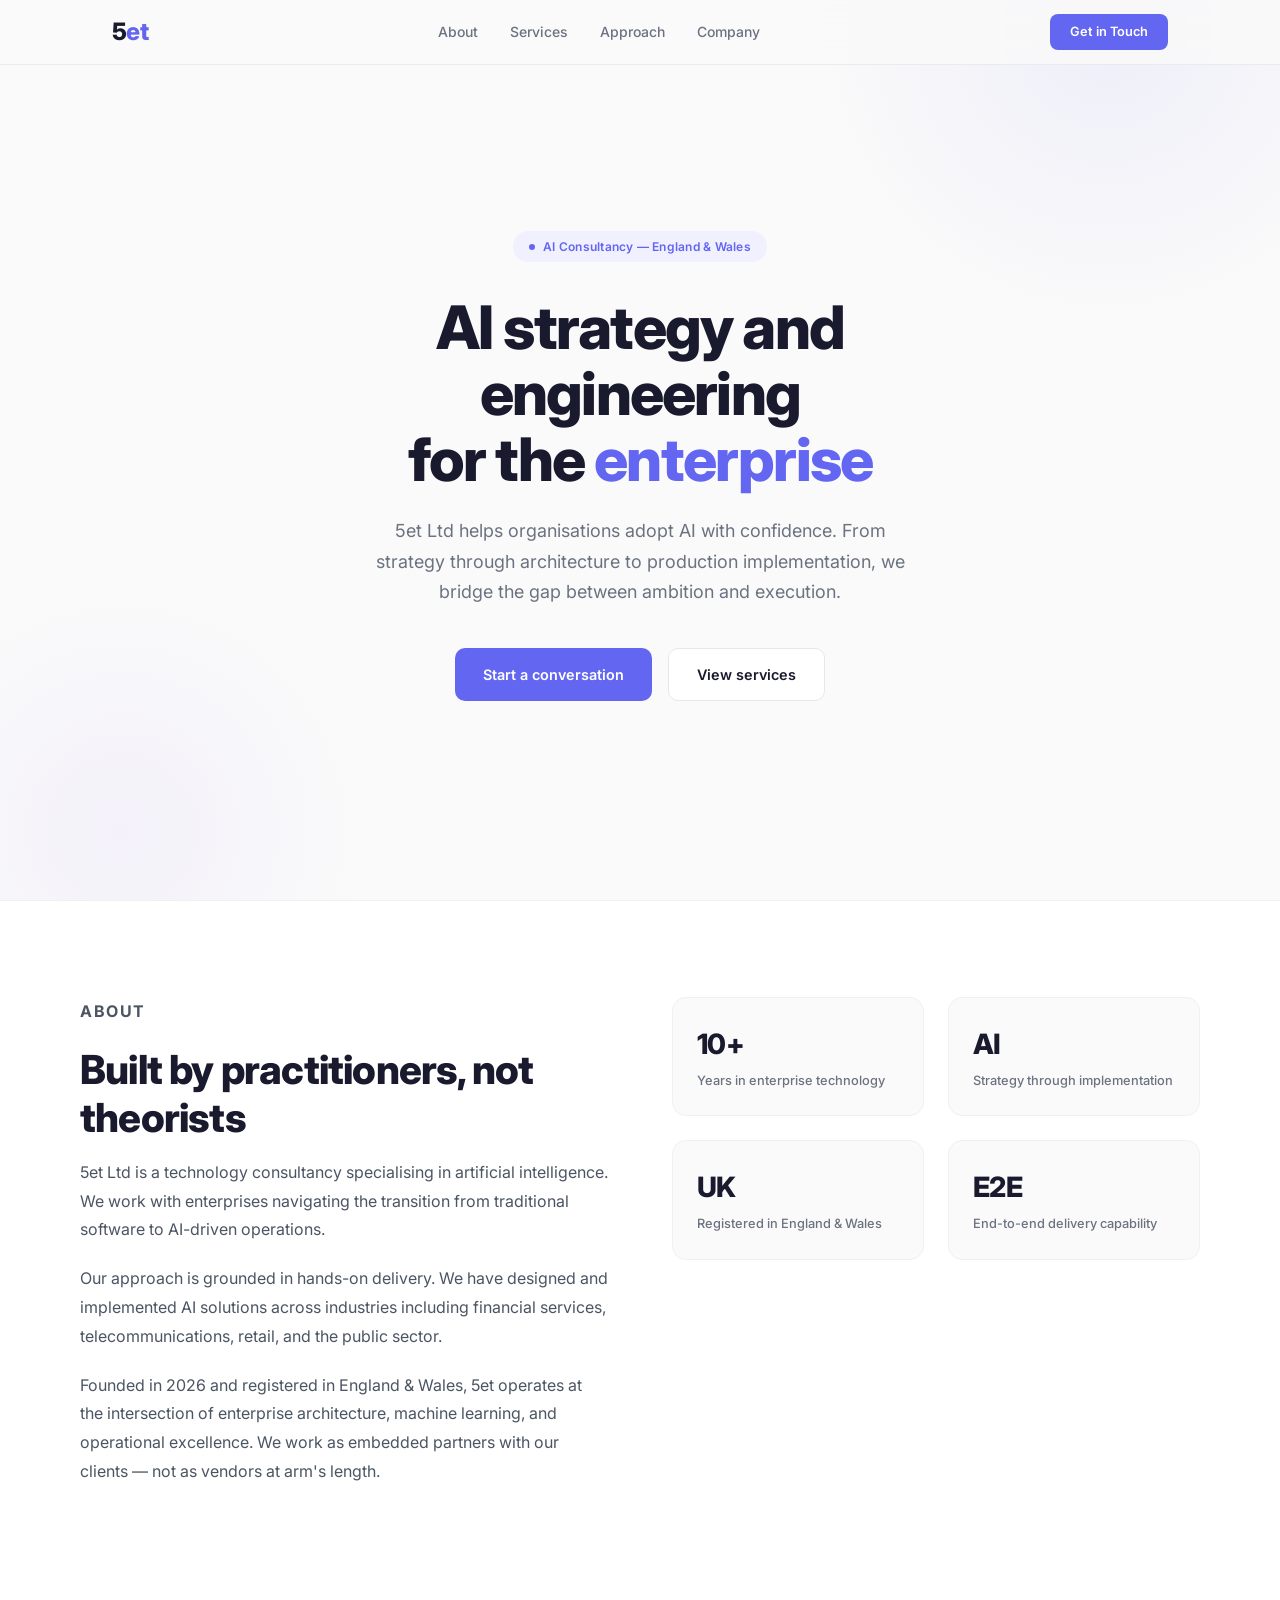
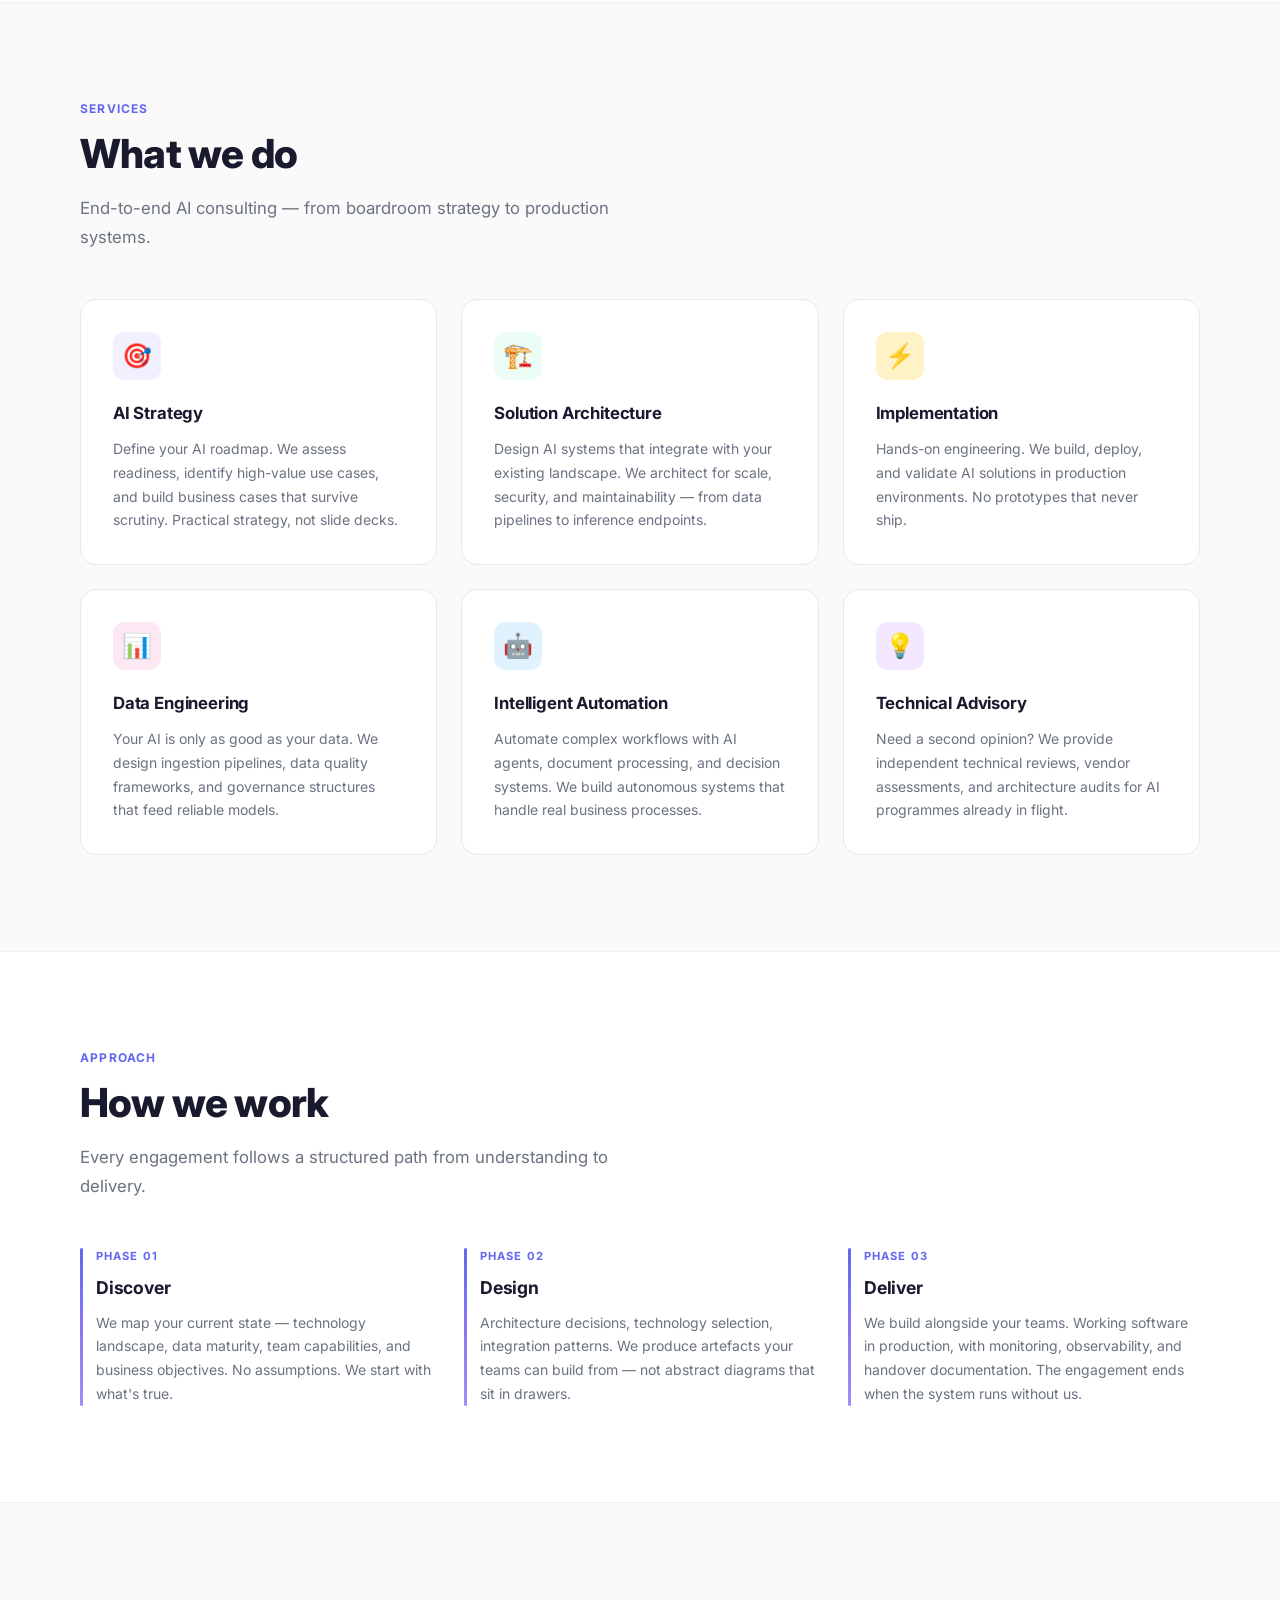
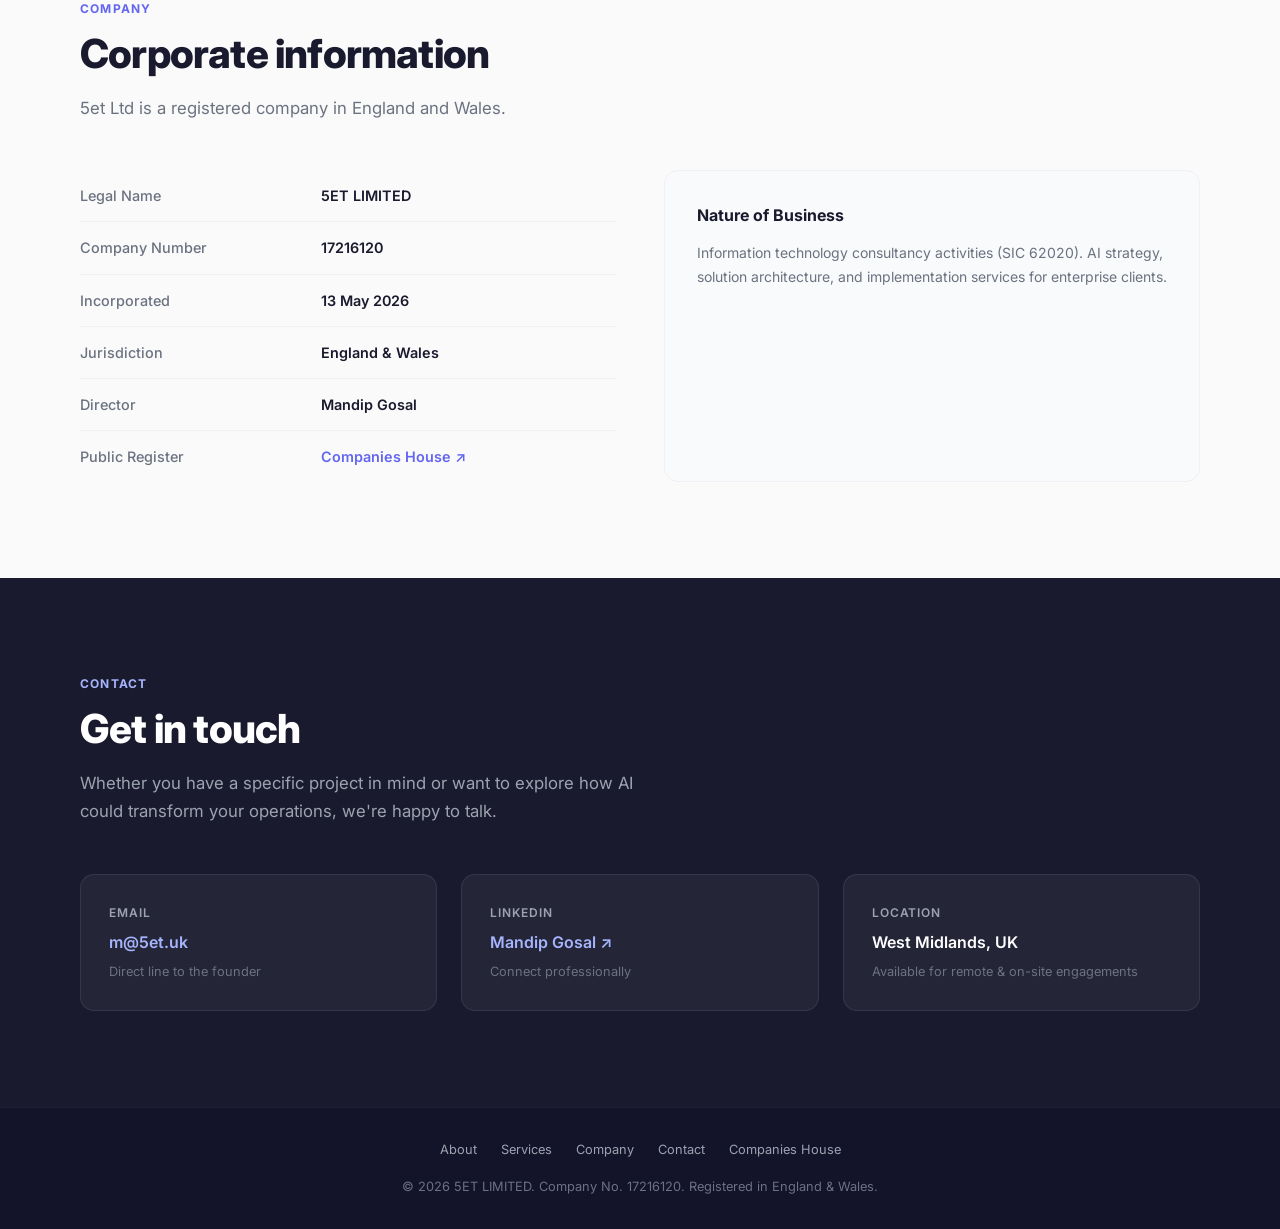
<file: index.html>
<!DOCTYPE html>
<html lang="en">
<head>
    <meta charset="UTF-8">
    <meta name="viewport" content="width=device-width, initial-scale=1.0">
    <title>5et Ltd — AI Consultancy & Technology Services</title>
    <meta name="description" content="5et Ltd provides AI strategy, architecture, and implementation services for enterprises. Company No. 17216120, registered in England & Wales.">
    <meta name="robots" content="index, follow">
    <link rel="canonical" href="https://5et.uk">
    <link rel="preconnect" href="https://fonts.googleapis.com">
    <link rel="preconnect" href="https://fonts.gstatic.com" crossorigin>
    <link href="https://fonts.googleapis.com/css2?family=Inter:wght@400;500;600;700;800&display=swap" rel="stylesheet">
    <style>
        /* ─── Reset & Base ───────────────────────────────────────── */
        *, *::before, *::after { margin: 0; padding: 0; box-sizing: border-box; }

        html {
            -webkit-font-smoothing: antialiased;
            -moz-osx-font-smoothing: grayscale;
            scroll-behavior: smooth;
        }

        body {
            font-family: 'Inter', -apple-system, BlinkMacSystemFont, sans-serif;
            color: #1a1a2e;
            background: #fafafa;
            line-height: 1.6;
        }

        /* ─── Nav ────────────────────────────────────────────────── */
        .nav {
            position: fixed;
            top: 0;
            left: 0;
            right: 0;
            z-index: 100;
            background: rgba(250, 250, 250, 0.85);
            backdrop-filter: blur(12px);
            -webkit-backdrop-filter: blur(12px);
            border-bottom: 1px solid rgba(0, 0, 0, 0.06);
            transition: box-shadow 0.3s ease;
        }

        .nav.scrolled {
            box-shadow: 0 1px 8px rgba(0, 0, 0, 0.06);
        }

        .nav-inner {
            max-width: 1120px;
            margin: 0 auto;
            padding: 0 2rem;
            display: flex;
            align-items: center;
            justify-content: space-between;
            height: 64px;
        }

        .nav-logo {
            font-size: 1.5rem;
            font-weight: 800;
            letter-spacing: -0.03em;
            color: #1a1a2e;
            text-decoration: none;
        }

        .nav-logo span { color: #6366f1; }

        .nav-links {
            display: flex;
            gap: 2rem;
            list-style: none;
        }

        .nav-links a {
            font-size: 0.875rem;
            font-weight: 500;
            color: #6b7280;
            text-decoration: none;
            transition: color 0.2s;
        }

        .nav-links a:hover { color: #1a1a2e; }

        .nav-cta {
            display: inline-flex;
            align-items: center;
            gap: 0.375rem;
            padding: 0.5rem 1.25rem;
            font-size: 0.8rem;
            font-weight: 600;
            color: white;
            background: #6366f1;
            border-radius: 8px;
            text-decoration: none;
            transition: background 0.2s, transform 0.15s;
        }

        .nav-cta:hover {
            background: #5558e6;
            transform: translateY(-1px);
        }

        /* Mobile nav toggle */
        .nav-toggle {
            display: none;
            background: none;
            border: none;
            cursor: pointer;
            padding: 0.5rem;
        }

        .nav-toggle span {
            display: block;
            width: 20px;
            height: 2px;
            background: #1a1a2e;
            margin: 5px 0;
            transition: transform 0.3s, opacity 0.3s;
        }

        /* ─── Hero ───────────────────────────────────────────────── */
        .hero {
            min-height: 100vh;
            display: flex;
            align-items: center;
            justify-content: center;
            padding: 6rem 2rem 4rem;
            position: relative;
            overflow: hidden;
        }

        .hero::before {
            content: '';
            position: absolute;
            top: -30%;
            right: -10%;
            width: 600px;
            height: 600px;
            background: radial-gradient(circle, rgba(99, 102, 241, 0.08) 0%, transparent 70%);
            pointer-events: none;
        }

        .hero::after {
            content: '';
            position: absolute;
            bottom: -20%;
            left: -10%;
            width: 500px;
            height: 500px;
            background: radial-gradient(circle, rgba(139, 92, 246, 0.06) 0%, transparent 70%);
            pointer-events: none;
        }

        .hero-content {
            max-width: 720px;
            text-align: center;
            position: relative;
            z-index: 1;
            animation: fadeUp 0.8s cubic-bezier(0.16, 1, 0.3, 1) both;
        }

        @keyframes fadeUp {
            from { opacity: 0; transform: translateY(24px); }
            to { opacity: 1; transform: translateY(0); }
        }

        .hero-badge {
            display: inline-flex;
            align-items: center;
            gap: 0.5rem;
            padding: 0.375rem 1rem;
            font-size: 0.75rem;
            font-weight: 600;
            color: #6366f1;
            background: #f0f0ff;
            border-radius: 100px;
            margin-bottom: 2rem;
            letter-spacing: 0.02em;
        }

        .hero-badge .dot {
            width: 6px;
            height: 6px;
            border-radius: 50%;
            background: #6366f1;
            animation: pulse 2s ease-in-out infinite;
        }

        @keyframes pulse {
            0%, 100% { opacity: 1; }
            50% { opacity: 0.4; }
        }

        .hero h1 {
            font-size: clamp(2.5rem, 5vw, 3.75rem);
            font-weight: 800;
            letter-spacing: -0.03em;
            line-height: 1.1;
            margin-bottom: 1.5rem;
        }

        .hero h1 .accent { color: #6366f1; }

        .hero p {
            font-size: 1.125rem;
            color: #6b7280;
            line-height: 1.7;
            max-width: 560px;
            margin: 0 auto 2.5rem;
        }

        .hero-actions {
            display: flex;
            gap: 1rem;
            justify-content: center;
            flex-wrap: wrap;
        }

        .btn {
            display: inline-flex;
            align-items: center;
            gap: 0.5rem;
            padding: 0.875rem 1.75rem;
            font-size: 0.9rem;
            font-weight: 600;
            border-radius: 10px;
            text-decoration: none;
            transition: all 0.2s cubic-bezier(0.34, 1.56, 0.64, 1);
            cursor: pointer;
            border: none;
        }

        .btn-primary {
            background: #6366f1;
            color: white;
        }

        .btn-primary:hover {
            background: #5558e6;
            transform: translateY(-2px);
            box-shadow: 0 4px 16px rgba(99, 102, 241, 0.3);
        }

        .btn-secondary {
            background: white;
            color: #1a1a2e;
            border: 1px solid #e5e7eb;
        }

        .btn-secondary:hover {
            background: #f9fafb;
            transform: translateY(-2px);
            box-shadow: 0 4px 12px rgba(0, 0, 0, 0.06);
        }

        /* ─── Sections ───────────────────────────────────────────── */
        .section {
            padding: 6rem 2rem;
        }

        .section-inner {
            max-width: 1120px;
            margin: 0 auto;
        }

        .section-label {
            font-size: 0.75rem;
            font-weight: 700;
            color: #6366f1;
            text-transform: uppercase;
            letter-spacing: 0.1em;
            margin-bottom: 0.75rem;
        }

        .section-title {
            font-size: clamp(1.75rem, 3.5vw, 2.5rem);
            font-weight: 800;
            letter-spacing: -0.02em;
            line-height: 1.2;
            margin-bottom: 1rem;
        }

        .section-subtitle {
            font-size: 1.05rem;
            color: #6b7280;
            line-height: 1.7;
            max-width: 560px;
            margin-bottom: 3rem;
        }

        /* ─── About ──────────────────────────────────────────────── */
        #about {
            background: white;
            border-top: 1px solid #f0f0f4;
            border-bottom: 1px solid #f0f0f4;
        }

        .about-grid {
            display: grid;
            grid-template-columns: 1fr 1fr;
            gap: 4rem;
            align-items: start;
        }

        .about-text p {
            font-size: 1rem;
            color: #4b5563;
            line-height: 1.8;
            margin-bottom: 1.25rem;
        }

        .about-stats {
            display: grid;
            grid-template-columns: 1fr 1fr;
            gap: 1.5rem;
        }

        .stat-card {
            background: #fafafa;
            border: 1px solid #f0f0f4;
            border-radius: 14px;
            padding: 1.5rem;
            transition: transform 0.2s, box-shadow 0.2s;
        }

        .stat-card:hover {
            transform: translateY(-2px);
            box-shadow: 0 4px 16px rgba(0, 0, 0, 0.04);
        }

        .stat-value {
            font-size: 1.75rem;
            font-weight: 800;
            color: #1a1a2e;
            letter-spacing: -0.02em;
        }

        .stat-label {
            font-size: 0.8rem;
            color: #6b7280;
            font-weight: 500;
            margin-top: 0.25rem;
        }

        /* ─── Services ───────────────────────────────────────────── */
        .services-grid {
            display: grid;
            grid-template-columns: repeat(3, 1fr);
            gap: 1.5rem;
        }

        .service-card {
            background: white;
            border: 1px solid #e8e8ec;
            border-radius: 16px;
            padding: 2rem;
            transition: transform 0.25s cubic-bezier(0.34, 1.56, 0.64, 1), box-shadow 0.25s;
        }

        .service-card:hover {
            transform: translateY(-4px);
            box-shadow: 0 8px 24px rgba(0, 0, 0, 0.06);
        }

        .service-icon {
            width: 48px;
            height: 48px;
            border-radius: 12px;
            display: flex;
            align-items: center;
            justify-content: center;
            font-size: 1.5rem;
            margin-bottom: 1.25rem;
        }

        .service-icon.strategy { background: #f0f0ff; }
        .service-icon.architecture { background: #ecfdf5; }
        .service-icon.implementation { background: #fef3c7; }
        .service-icon.data { background: #fce7f3; }
        .service-icon.automation { background: #e0f2fe; }
        .service-icon.advisory { background: #f3e8ff; }

        .service-card h3 {
            font-size: 1.05rem;
            font-weight: 700;
            margin-bottom: 0.625rem;
            letter-spacing: -0.01em;
        }

        .service-card p {
            font-size: 0.875rem;
            color: #6b7280;
            line-height: 1.7;
        }

        /* ─── Approach ───────────────────────────────────────────── */
        #approach {
            background: white;
            border-top: 1px solid #f0f0f4;
            border-bottom: 1px solid #f0f0f4;
        }

        .approach-steps {
            display: grid;
            grid-template-columns: repeat(3, 1fr);
            gap: 2rem;
            margin-top: 3rem;
        }

        .approach-step {
            position: relative;
            padding-left: 1rem;
        }

        .approach-step::before {
            content: '';
            position: absolute;
            left: 0;
            top: 0;
            bottom: 0;
            width: 3px;
            border-radius: 2px;
            background: linear-gradient(180deg, #6366f1, #a78bfa);
        }

        .step-number {
            font-size: 0.7rem;
            font-weight: 700;
            color: #6366f1;
            text-transform: uppercase;
            letter-spacing: 0.1em;
            margin-bottom: 0.5rem;
        }

        .approach-step h3 {
            font-size: 1.1rem;
            font-weight: 700;
            margin-bottom: 0.5rem;
            letter-spacing: -0.01em;
        }

        .approach-step p {
            font-size: 0.875rem;
            color: #6b7280;
            line-height: 1.7;
        }

        /* ─── Company ────────────────────────────────────────────── */
        .company-details {
            display: grid;
            grid-template-columns: 1fr 1fr;
            gap: 3rem;
            margin-top: 3rem;
        }

        .company-table {
            width: 100%;
            border-collapse: collapse;
        }

        .company-table tr {
            border-bottom: 1px solid #f0f0f4;
        }

        .company-table tr:last-child {
            border-bottom: none;
        }

        .company-table td {
            padding: 0.875rem 0;
            font-size: 0.9rem;
        }

        .company-table td:first-child {
            color: #6b7280;
            font-weight: 500;
            width: 45%;
        }

        .company-table td:last-child {
            font-weight: 600;
            color: #1a1a2e;
        }

        .company-table a {
            color: #6366f1;
            text-decoration: none;
        }

        .company-table a:hover {
            text-decoration: underline;
        }

        .company-note {
            background: #f9fafb;
            border: 1px solid #f0f0f4;
            border-radius: 14px;
            padding: 2rem;
        }

        .company-note h3 {
            font-size: 1rem;
            font-weight: 700;
            margin-bottom: 0.75rem;
        }

        .company-note p {
            font-size: 0.875rem;
            color: #6b7280;
            line-height: 1.7;
            margin-bottom: 0.75rem;
        }

        .company-note p:last-child {
            margin-bottom: 0;
        }

        /* ─── Contact ────────────────────────────────────────────── */
        #contact {
            background: #1a1a2e;
            color: white;
        }

        #contact .section-label {
            color: #a5b4fc;
        }

        #contact .section-title {
            color: white;
        }

        #contact .section-subtitle {
            color: #9ca3af;
        }

        .contact-grid {
            display: grid;
            grid-template-columns: repeat(3, 1fr);
            gap: 1.5rem;
        }

        .contact-card {
            background: rgba(255, 255, 255, 0.05);
            border: 1px solid rgba(255, 255, 255, 0.08);
            border-radius: 14px;
            padding: 1.75rem;
            transition: background 0.2s, transform 0.2s;
        }

        .contact-card:hover {
            background: rgba(255, 255, 255, 0.08);
            transform: translateY(-2px);
        }

        .contact-card-label {
            font-size: 0.75rem;
            font-weight: 600;
            color: #9ca3af;
            text-transform: uppercase;
            letter-spacing: 0.08em;
            margin-bottom: 0.5rem;
        }

        .contact-card-value {
            font-size: 1rem;
            font-weight: 600;
            color: white;
        }

        .contact-card a {
            color: #a5b4fc;
            text-decoration: none;
            transition: color 0.2s;
        }

        .contact-card a:hover {
            color: #c7d2fe;
        }

        .contact-card-note {
            font-size: 0.8rem;
            color: #6b7280;
            margin-top: 0.375rem;
        }

        /* ─── Footer ─────────────────────────────────────────────── */
        .footer {
            background: #13132a;
            color: #6b7280;
            padding: 2rem;
            text-align: center;
            font-size: 0.8rem;
            border-top: 1px solid rgba(255, 255, 255, 0.05);
        }

        .footer a {
            color: #9ca3af;
            text-decoration: none;
        }

        .footer a:hover {
            color: white;
        }

        .footer-links {
            display: flex;
            gap: 1.5rem;
            justify-content: center;
            margin-bottom: 1rem;
        }

        /* ─── Responsive ─────────────────────────────────────────── */
        @media (max-width: 768px) {
            .nav-links { display: none; }
            .nav-cta { display: none; }
            .nav-toggle { display: block; }

            .nav-links.open {
                display: flex;
                flex-direction: column;
                position: absolute;
                top: 64px;
                left: 0;
                right: 0;
                background: rgba(250, 250, 250, 0.98);
                backdrop-filter: blur(12px);
                padding: 1.5rem 2rem;
                border-bottom: 1px solid #e5e7eb;
                gap: 1rem;
            }

            .about-grid,
            .company-details {
                grid-template-columns: 1fr;
                gap: 2rem;
            }

            .services-grid,
            .approach-steps,
            .contact-grid {
                grid-template-columns: 1fr;
            }

            .section { padding: 4rem 1.5rem; }
            .hero { padding: 5rem 1.5rem 3rem; }
        }

        @media (max-width: 480px) {
            .about-stats {
                grid-template-columns: 1fr;
            }

            .hero-actions {
                flex-direction: column;
                align-items: center;
            }
        }

        /* ─── Animations (intersection observer) ─────────────────── */
        .reveal {
            opacity: 0;
            transform: translateY(20px);
            transition: opacity 0.6s ease, transform 0.6s cubic-bezier(0.16, 1, 0.3, 1);
        }

        .reveal.visible {
            opacity: 1;
            transform: translateY(0);
        }
    </style>
</head>
<body>

    <!-- ─── Navigation ───────────────────────────────────────── -->
    <nav class="nav" id="nav">
        <div class="nav-inner">
            <a href="#" class="nav-logo">5<span>et</span></a>
            <ul class="nav-links" id="nav-links">
                <li><a href="#about">About</a></li>
                <li><a href="#services">Services</a></li>
                <li><a href="#approach">Approach</a></li>
                <li><a href="#company">Company</a></li>
            </ul>
            <a href="#contact" class="nav-cta">Get in Touch</a>
            <button class="nav-toggle" id="nav-toggle" aria-label="Toggle menu">
                <span></span>
                <span></span>
                <span></span>
            </button>
        </div>
    </nav>

    <!-- ─── Hero ─────────────────────────────────────────────── -->
    <section class="hero" id="hero">
        <div class="hero-content">
            <div class="hero-badge">
                <span class="dot"></span>
                AI Consultancy — England &amp; Wales
            </div>
            <h1>AI strategy and engineering<br>for the <span class="accent">enterprise</span></h1>
            <p>5et Ltd helps organisations adopt AI with confidence. From strategy through architecture to production implementation, we bridge the gap between ambition and execution.</p>
            <div class="hero-actions">
                <a href="#contact" class="btn btn-primary">Start a conversation</a>
                <a href="#services" class="btn btn-secondary">View services</a>
            </div>
        </div>
    </section>

    <!-- ─── About ────────────────────────────────────────────── -->
    <section class="section" id="about">
        <div class="section-inner">
            <div class="about-grid">
                <div class="about-text">
                    <p class="section-label">About</p>
                    <h2 class="section-title">Built by practitioners, not theorists</h2>
                    <p>5et Ltd is a technology consultancy specialising in artificial intelligence. We work with enterprises navigating the transition from traditional software to AI-driven operations.</p>
                    <p>Our approach is grounded in hands-on delivery. We have designed and implemented AI solutions across industries including financial services, telecommunications, retail, and the public sector.</p>
                    <p>Founded in 2026 and registered in England &amp; Wales, 5et operates at the intersection of enterprise architecture, machine learning, and operational excellence. We work as embedded partners with our clients — not as vendors at arm's length.</p>
                </div>
                <div class="about-stats">
                    <div class="stat-card">
                        <div class="stat-value">10+</div>
                        <div class="stat-label">Years in enterprise technology</div>
                    </div>
                    <div class="stat-card">
                        <div class="stat-value">AI</div>
                        <div class="stat-label">Strategy through implementation</div>
                    </div>
                    <div class="stat-card">
                        <div class="stat-value">UK</div>
                        <div class="stat-label">Registered in England &amp; Wales</div>
                    </div>
                    <div class="stat-card">
                        <div class="stat-value">E2E</div>
                        <div class="stat-label">End-to-end delivery capability</div>
                    </div>
                </div>
            </div>
        </div>
    </section>

    <!-- ─── Services ─────────────────────────────────────────── -->
    <section class="section" id="services">
        <div class="section-inner">
            <p class="section-label">Services</p>
            <h2 class="section-title">What we do</h2>
            <p class="section-subtitle">End-to-end AI consulting — from boardroom strategy to production systems.</p>

            <div class="services-grid">
                <div class="service-card reveal">
                    <div class="service-icon strategy">🎯</div>
                    <h3>AI Strategy</h3>
                    <p>Define your AI roadmap. We assess readiness, identify high-value use cases, and build business cases that survive scrutiny. Practical strategy, not slide decks.</p>
                </div>
                <div class="service-card reveal">
                    <div class="service-icon architecture">🏗️</div>
                    <h3>Solution Architecture</h3>
                    <p>Design AI systems that integrate with your existing landscape. We architect for scale, security, and maintainability — from data pipelines to inference endpoints.</p>
                </div>
                <div class="service-card reveal">
                    <div class="service-icon implementation">⚡</div>
                    <h3>Implementation</h3>
                    <p>Hands-on engineering. We build, deploy, and validate AI solutions in production environments. No prototypes that never ship.</p>
                </div>
                <div class="service-card reveal">
                    <div class="service-icon data">📊</div>
                    <h3>Data Engineering</h3>
                    <p>Your AI is only as good as your data. We design ingestion pipelines, data quality frameworks, and governance structures that feed reliable models.</p>
                </div>
                <div class="service-card reveal">
                    <div class="service-icon automation">🤖</div>
                    <h3>Intelligent Automation</h3>
                    <p>Automate complex workflows with AI agents, document processing, and decision systems. We build autonomous systems that handle real business processes.</p>
                </div>
                <div class="service-card reveal">
                    <div class="service-icon advisory">💡</div>
                    <h3>Technical Advisory</h3>
                    <p>Need a second opinion? We provide independent technical reviews, vendor assessments, and architecture audits for AI programmes already in flight.</p>
                </div>
            </div>
        </div>
    </section>

    <!-- ─── Approach ─────────────────────────────────────────── -->
    <section class="section" id="approach">
        <div class="section-inner">
            <p class="section-label">Approach</p>
            <h2 class="section-title">How we work</h2>
            <p class="section-subtitle">Every engagement follows a structured path from understanding to delivery.</p>

            <div class="approach-steps">
                <div class="approach-step reveal">
                    <div class="step-number">Phase 01</div>
                    <h3>Discover</h3>
                    <p>We map your current state — technology landscape, data maturity, team capabilities, and business objectives. No assumptions. We start with what's true.</p>
                </div>
                <div class="approach-step reveal">
                    <div class="step-number">Phase 02</div>
                    <h3>Design</h3>
                    <p>Architecture decisions, technology selection, integration patterns. We produce artefacts your teams can build from — not abstract diagrams that sit in drawers.</p>
                </div>
                <div class="approach-step reveal">
                    <div class="step-number">Phase 03</div>
                    <h3>Deliver</h3>
                    <p>We build alongside your teams. Working software in production, with monitoring, observability, and handover documentation. The engagement ends when the system runs without us.</p>
                </div>
            </div>
        </div>
    </section>

    <!-- ─── Company ──────────────────────────────────────────── -->
    <section class="section" id="company">
        <div class="section-inner">
            <p class="section-label">Company</p>
            <h2 class="section-title">Corporate information</h2>
            <p class="section-subtitle">5et Ltd is a registered company in England and Wales.</p>

            <div class="company-details">
                <table class="company-table">
                    <tr>
                        <td>Legal Name</td>
                        <td>5ET LIMITED</td>
                    </tr>
                    <tr>
                        <td>Company Number</td>
                        <td>17216120</td>
                    </tr>
                    <tr>
                        <td>Incorporated</td>
                        <td>13 May 2026</td>
                    </tr>
                    <tr>
                        <td>Jurisdiction</td>
                        <td>England &amp; Wales</td>
                    </tr>
                    <tr>
                        <td>Director</td>
                        <td>Mandip Gosal</td>
                    </tr>
                    <tr>
                        <td>Public Register</td>
                        <td><a href="https://find-and-update.company-information.service.gov.uk/company/17216120" target="_blank" rel="noopener">Companies House ↗</a></td>
                    </tr>
                </table>

                <div class="company-note">
                    <h3>Nature of Business</h3>
                    <p>Information technology consultancy activities (SIC 62020). AI strategy, solution architecture, and implementation services for enterprise clients.</p>
                </div>
            </div>
        </div>
    </section>

    <!-- ─── Contact ──────────────────────────────────────────── -->
    <section class="section" id="contact">
        <div class="section-inner">
            <p class="section-label">Contact</p>
            <h2 class="section-title">Get in touch</h2>
            <p class="section-subtitle">Whether you have a specific project in mind or want to explore how AI could transform your operations, we're happy to talk.</p>

            <div class="contact-grid">
                <div class="contact-card">
                    <div class="contact-card-label">Email</div>
                    <div class="contact-card-value">
                        <a href="mailto:m@5et.uk">m@5et.uk</a>
                    </div>
                    <div class="contact-card-note">Direct line to the founder</div>
                </div>
                <div class="contact-card">
                    <div class="contact-card-label">LinkedIn</div>
                    <div class="contact-card-value">
                        <a href="https://www.linkedin.com/in/mandipgosal/" target="_blank" rel="noopener">Mandip Gosal ↗</a>
                    </div>
                    <div class="contact-card-note">Connect professionally</div>
                </div>
                <div class="contact-card">
                    <div class="contact-card-label">Location</div>
                    <div class="contact-card-value">West Midlands, UK</div>
                    <div class="contact-card-note">Available for remote &amp; on-site engagements</div>
                </div>
            </div>
        </div>
    </section>

    <!-- ─── Footer ───────────────────────────────────────────── -->
    <footer class="footer">
        <div class="footer-links">
            <a href="#about">About</a>
            <a href="#services">Services</a>
            <a href="#company">Company</a>
            <a href="#contact">Contact</a>
            <a href="https://find-and-update.company-information.service.gov.uk/company/17216120" target="_blank" rel="noopener">Companies House</a>
        </div>
        <p>&copy; 2026 5ET LIMITED. Company No. 17216120. Registered in England &amp; Wales.</p>
    </footer>

    <!-- ─── Scripts ──────────────────────────────────────────── -->
    <script>
        // Nav scroll effect
        var nav = document.getElementById('nav');
        window.addEventListener('scroll', function() {
            nav.classList.toggle('scrolled', window.scrollY > 10);
        });

        // Mobile nav toggle
        var toggle = document.getElementById('nav-toggle');
        var links = document.getElementById('nav-links');
        toggle.addEventListener('click', function() {
            links.classList.toggle('open');
        });

        // Close mobile nav on link click
        links.querySelectorAll('a').forEach(function(a) {
            a.addEventListener('click', function() {
                links.classList.remove('open');
            });
        });

        // Intersection observer for reveal animations
        var reveals = document.querySelectorAll('.reveal');
        if ('IntersectionObserver' in window) {
            var observer = new IntersectionObserver(function(entries) {
                entries.forEach(function(entry) {
                    if (entry.isIntersecting) {
                        entry.target.classList.add('visible');
                        observer.unobserve(entry.target);
                    }
                });
            }, { threshold: 0.1, rootMargin: '0px 0px -40px 0px' });

            reveals.forEach(function(el) { observer.observe(el); });
        } else {
            reveals.forEach(function(el) { el.classList.add('visible'); });
        }
    </script>
</body>
</html>
</file>
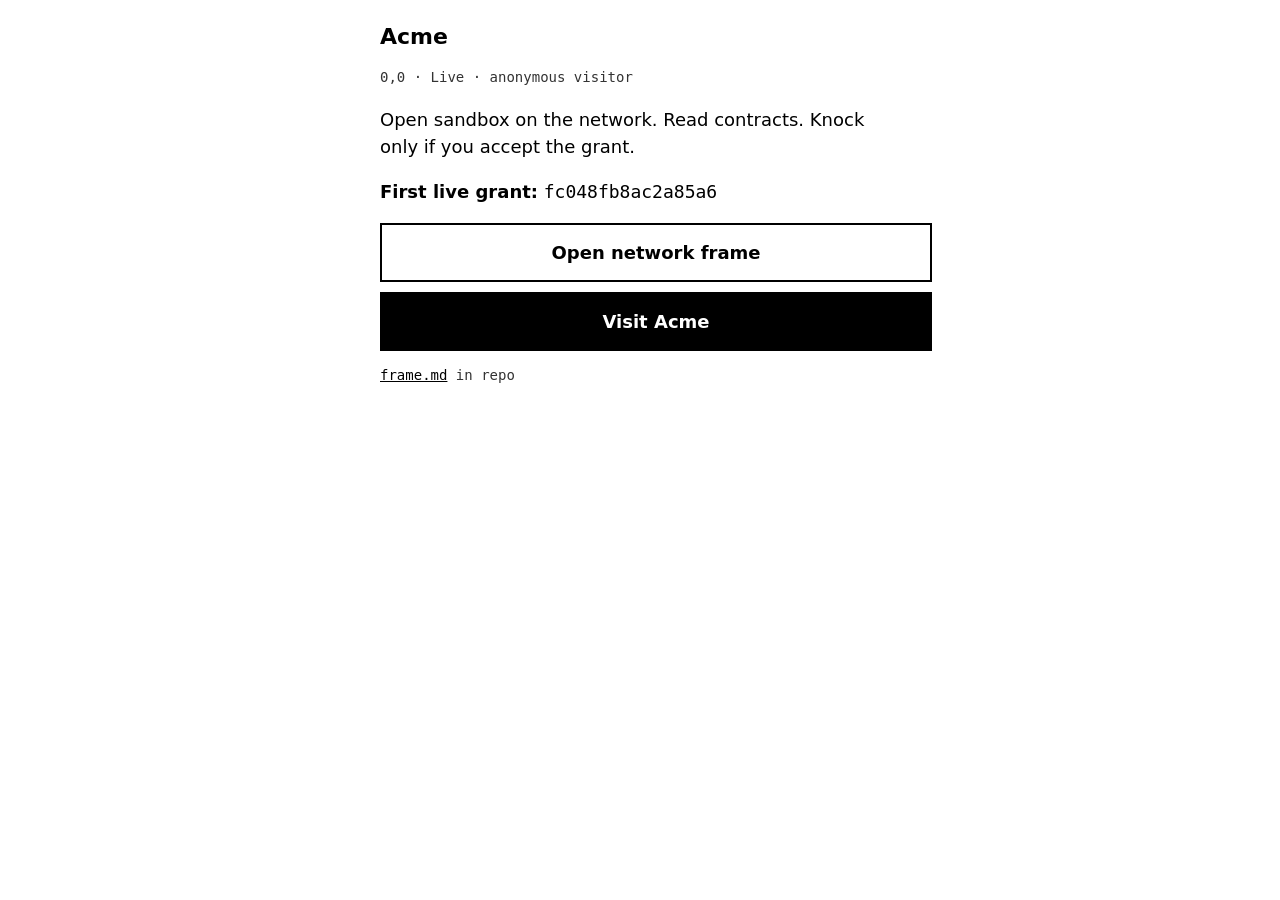
<file: acme/index.html>
<!doctype html>
<html lang="en">
<head>
<meta charset="utf-8">
<meta name="viewport" content="width=device-width, initial-scale=1">
<meta name="color-scheme" content="light">
<title>Acme · 0,0</title>
<style>
body { margin: 0; padding: 20px 16px 48px; font-family: system-ui, sans-serif;
  font-size: 18px; line-height: 1.5; max-width: 520px; margin-inline: auto; }
h1 { font-size: 22px; margin: 0 0 8px; }
.meta { font-size: 14px; color: #333; font-family: ui-monospace, monospace; }
a { color: #000; }
.btn { display: block; width: 100%; margin: 10px 0; padding: 14px;
  border: 2px solid #000; background: #fff; font: inherit; font-weight: 700; text-align: center;
  text-decoration: none; color: #000; }
</style>
</head>
<body>
<h1>Acme</h1>
<p class="meta">0,0 · Live · anonymous visitor</p>
<p>Open sandbox on the network. Read contracts. Knock only if you accept the grant.</p>
<p><strong>First live grant:</strong> <code>fc048fb8ac2a85a6</code></p>
<a class="btn" href="../frame.html">Open network frame</a>
<a class="btn" href="../frame.html#acme" style="background:#000;color:#fff">Visit Acme</a>
<p class="meta"><a href="frame.md">frame.md</a> in repo</p>
</body>
</html>
</file>
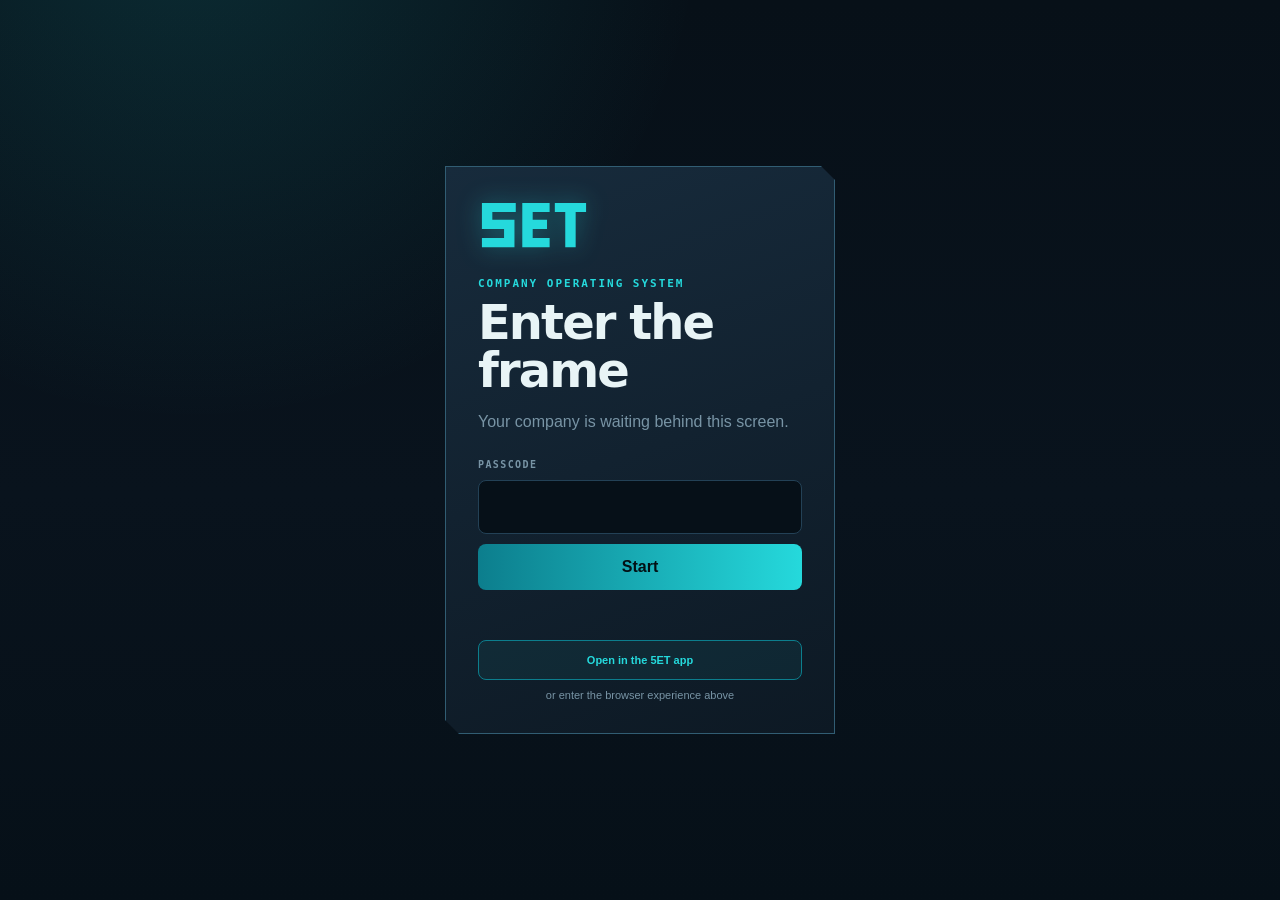
<file: app/index.html>
<!doctype html>
<html lang="en">
<head>
  <meta charset="utf-8">
  <meta name="viewport" content="width=device-width,initial-scale=1,viewport-fit=cover">
  <meta name="theme-color" content="#071018">
  <meta name="apple-mobile-web-app-capable" content="yes">
  <meta name="apple-mobile-web-app-status-bar-style" content="black-translucent">
  <meta name="apple-mobile-web-app-title" content="5ET">
  <title>5ET · Company OS</title>
  <link rel="manifest" href="manifest.webmanifest">
  <link rel="icon" href="icon.svg" type="image/svg+xml">
  <link rel="apple-touch-icon" href="icon.svg">
  <link rel="stylesheet" href="app.css">
</head>
<body>
  <section class="gate" id="gate">
    <div class="gate-card cut">
      <svg class="gate-logo" viewBox="0 0 86 40" aria-label="5ET">
        <path d="M3 3h26v7H11v6h17v21H3v-7h17v-7H3V3z"/>
        <path d="M34 3h21v7H42v6h11v7H42v7h13v7H34V3z"/>
        <path d="M59 3h24v7h-8v27h-8V10h-8V3z"/>
      </svg>
      <p class="eyebrow">Company operating system</p>
      <h1>Enter the frame</h1>
      <p class="muted">Your company is waiting behind this screen.</p>
      <form id="gate-form">
        <label for="passcode">Passcode</label>
        <input id="passcode" type="password" inputmode="numeric" autocomplete="current-password">
        <button type="submit">Start</button>
        <span class="error" id="gate-error" role="alert"></span>
      </form>
      <div class="client-choice">
        <a class="native-handoff" href="fiveet://install?owner=mgosal&amp;repo=5et&amp;path=frame.md">Open in the 5ET app</a>
        <span>or enter the browser experience above</span>
      </div>
    </div>
  </section>

  <div class="app" id="app" hidden>
    <header class="topbar">
      <button class="logo-button" id="home-button" aria-label="Open frame">
        <svg viewBox="0 0 86 40" aria-hidden="true">
          <path d="M3 3h26v7H11v6h17v21H3v-7h17v-7H3V3z"/>
          <path d="M34 3h21v7H42v6h11v7H42v7h13v7H34V3z"/>
          <path d="M59 3h24v7h-8v27h-8V10h-8V3z"/>
        </svg>
      </button>
      <div class="identity">
        <strong id="screen-title">Frame</strong>
        <span id="screen-subtitle">Company OS</span>
      </div>
      <div class="connection" id="connection" aria-live="polite"><i></i><span>live</span></div>
    </header>

    <nav class="tabs" aria-label="Company applications">
      <button class="tab active" data-resource="frame.md"><span>◈</span>Frame</button>
      <button class="tab" data-resource="dashboard.md"><span>▦</span>Dashboard</button>
    </nav>

    <main id="viewport" tabindex="-1">
      <div class="loading-card cut"><span class="loader"></span>Loading company state…</div>
    </main>

    <button class="install-prompt" id="install-button" hidden>＋ Add 5ET to Home Screen</button>
    <div class="toast" id="toast" role="status" aria-live="polite"></div>
  </div>

  <script src="app.js" defer></script>
</body>
<!-- 🤖 Last AI edit: 2026-08-26 18:32 · gpt-5 · ~8k in / ~2k out · ~$0.12
     Log: ../../../Compliance/_data/ai-observability-log.md#session-20260826-restore-native-frame-route -->
</html>
</file>
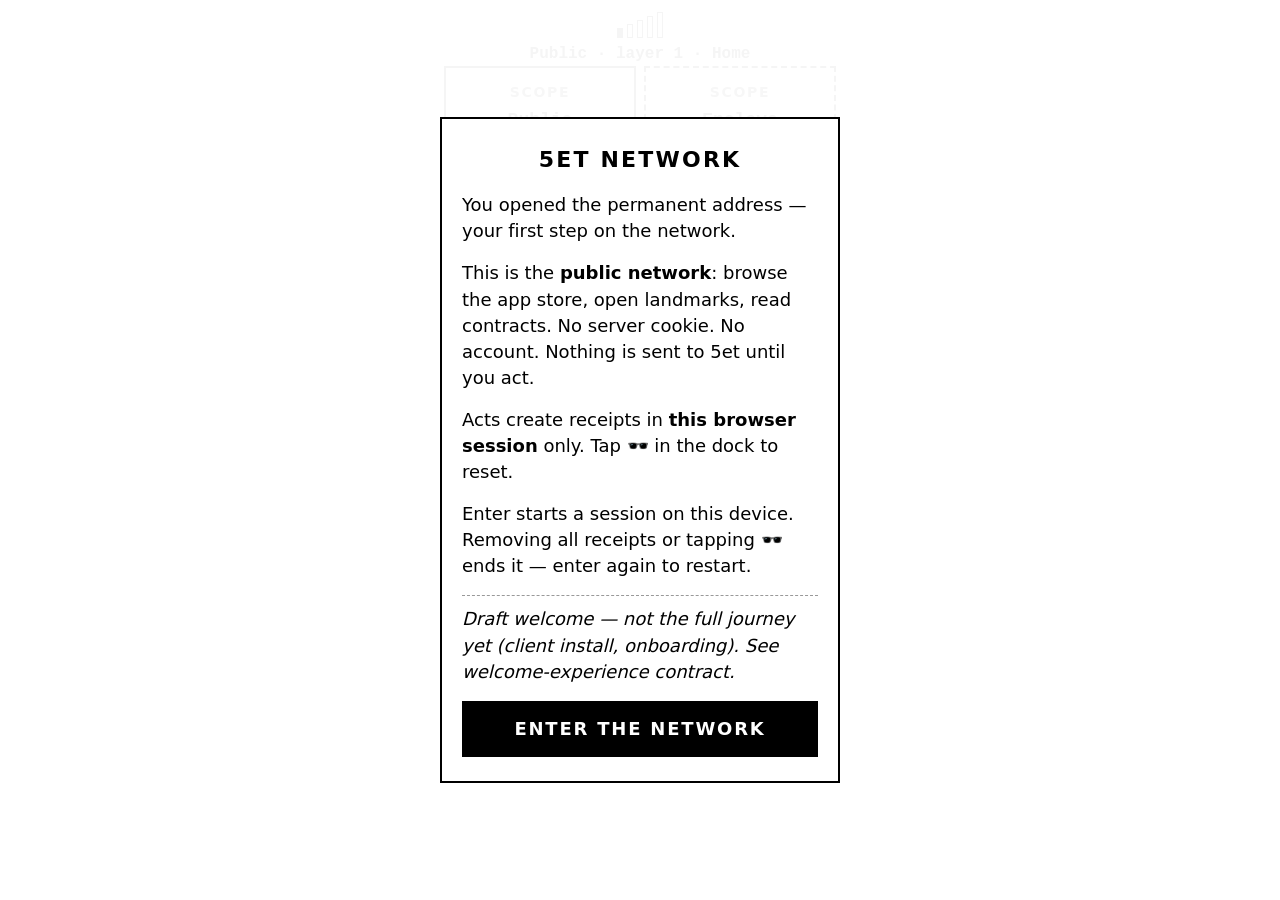
<file: frame.eink.html>
<!doctype html>
<html lang="en" dir="auto">
<head>
<meta charset="utf-8">
<meta name="viewport" content="width=device-width, initial-scale=1, viewport-fit=cover">
<meta name="color-scheme" content="light">
<meta name="theme-color" content="#ffffff">
<meta http-equiv="Cache-Control" content="no-cache, no-store, must-revalidate">
<title>5et network · 20260909.16</title>
<!-- Web fonts deferred — e-ink uses system stack below; colour polish later. -->
<style>
:root {
  --ink: #000;
  --muted: #333;
  --dim: #555;
  --edge: #000;
  --edge-soft: #999;
  --panel: #fff;
  --ground: #fff;
  --btn-h: 60px;
  --app: 64px;
  --receipt: 40px;
  /* E-ink first: Boox/Android system faces, no network fetch. */
  --fd: system-ui, -apple-system, "Roboto", "Noto Sans", "Segoe UI", sans-serif;
  --fb: system-ui, -apple-system, "Roboto", "Noto Sans", "Segoe UI", sans-serif;
  --fm: ui-monospace, "Roboto Mono", "Droid Sans Mono", "Courier New", monospace;
  --dock-h: 56px;
}
* { box-sizing: border-box; }
html { -webkit-text-size-adjust: 100%; height: 100%; }
body {
  margin: 0; background: var(--ground); color: var(--ink);
  font-family: var(--fb); font-size: 20px; line-height: 1.5; font-weight: 400;
  -webkit-font-smoothing: none; font-smooth: never; text-rendering: optimizeSpeed;
  touch-action: manipulation; min-height: 100%; overflow-y: auto;
}
.shell {
  max-width: 420px; margin: 0 auto; min-height: 100dvh;
  display: flex; flex-direction: column;
  padding: max(10px, env(safe-area-inset-top)) max(14px, env(safe-area-inset-right))
    calc(var(--dock-h) + max(120px, env(safe-area-inset-bottom))) max(14px, env(safe-area-inset-left));
  gap: 10px;
}
.scope-bar {
  display: grid; grid-template-columns: 1fr 1fr; gap: 8px; flex-shrink: 0;
}
.layer-five {
  display: flex; align-items: flex-end; justify-content: center; gap: 4px;
  padding: 2px 0 4px; flex-shrink: 0;
}
.layer-five .tick {
  width: 6px; border: 1.5px solid var(--edge); background: var(--ground);
  border-radius: 0;
}
.layer-five .tick:nth-child(1) { height: 10px; }
.layer-five .tick:nth-child(2) { height: 14px; }
.layer-five .tick:nth-child(3) { height: 18px; }
.layer-five .tick:nth-child(4) { height: 22px; }
.layer-five .tick:nth-child(5) { height: 26px; }
.layer-five .tick.on { background: var(--ink); border-color: var(--ink); }
body.scope-confidential .layer-five .tick.on { background: var(--ink); }
.layer-caption {
  margin: 0; text-align: center; font-family: var(--fm); font-size: 16px; font-weight: 700;
  color: var(--ink); flex-shrink: 0;
}
.scope-opt {
  border: 2px dashed var(--edge); background: var(--ground);
  padding: 14px 16px 13px; text-align: center; cursor: pointer;
  font: inherit; color: inherit; border-radius: 0;
  -webkit-tap-highlight-color: transparent;
}
.scope-opt.on {
  border-style: solid; border-color: var(--ink); background: var(--panel);
}
.scope-kicker {
  display: block; font-family: var(--fd); font-size: 14px; font-weight: 700;
  letter-spacing: .12em; text-transform: uppercase; color: var(--muted);
}
.scope-name {
  display: block; font-family: var(--fm); font-size: 18px; font-weight: 700; color: var(--ink);
  margin-top: 4px;
}
body.scope-confidential .scope-opt[data-scope="confidential"] .scope-name::before {
  content: "📱 ";
}
.enclave-cta {
  width: 100%; padding: 14px 16px; flex-shrink: 0;
  border: 1.5px dashed var(--edge); background: var(--ground);
  font-family: var(--fm); font-size: 14px; font-weight: 600; color: var(--muted);
  text-align: center; cursor: pointer; border-radius: 0;
  -webkit-tap-highlight-color: transparent;
}
.enclave-cta[hidden] { display: none; }
body.scope-confidential .enclave-cta { border-color: var(--ink); color: var(--ink); }
.scope-bar.coach-pulse { animation: coach-pulse 1.2s ease-in-out 3; }
@keyframes coach-pulse {
  0%, 100% { outline: none; }
  50% { outline: 2px dashed var(--ink); outline-offset: 3px; }
}
.land { display: flex; flex-direction: column; gap: 10px; flex-shrink: 0; }
.apps-bar { display: flex; flex-direction: column; gap: 10px; }
.apps-title {
  margin: 0; font-family: var(--fd); font-size: 16px; font-weight: 700;
  letter-spacing: .16em; text-transform: uppercase; color: var(--ink); text-align: center;
}
.apps {
  display: grid; grid-template-columns: repeat(4, 1fr); gap: 10px;
  max-width: 360px; margin: 0 auto; width: 100%;
}
.app {
  display: flex; flex-direction: column; align-items: center; gap: 5px;
  color: var(--ink); text-decoration: none; cursor: pointer;
  -webkit-tap-highlight-color: transparent; border: none; background: none; padding: 0;
  font: inherit; min-width: 0;
  position: relative;
}
.app-shell {
  position: relative; width: var(--app); height: var(--app);
  display: flex; align-items: center; justify-content: center;
}
.app-icon {
  width: 100%; height: 100%; border-radius: 50%;
  border: 2px dotted var(--edge-soft); background: transparent;
  display: flex; align-items: center; justify-content: center;
  font-family: var(--fd); font-size: 16px; font-weight: 700; letter-spacing: .04em;
  position: relative; z-index: 1;
  color: var(--dim);
}
/* Untagged — no acts yet (dotted ring; dark enough for e-ink) */
.app.untagged .app-icon { border: 2px dotted #666; color: #444; background: transparent; }
.app.untagged .app-label { color: #444; font-weight: 700; }
/* Tagged — wallet: this unit holds your data (solid dark ring) */
.app.tagged .app-icon {
  border: 2.5px solid var(--ink); color: var(--ink); background: var(--panel);
}
.app.tagged .app-label { color: var(--ink); font-weight: 700; }
.app.active.untagged .app-icon {
  border-style: dashed; border-color: var(--muted); background: var(--ground);
  color: var(--muted); outline: 2px dashed var(--edge); outline-offset: 3px;
}
.app.active.tagged .app-icon { background: var(--ink); color: var(--ground); border-style: solid; border-color: var(--ink); outline: none; }
/* Wallet rings only: dotted = untagged, solid = holds data. Hat/confidential rings deferred. */
.app.has-confidential .app-shell::before,
.app.has-anonymous .app-shell::after { display: none; }
.hat-badge { display: none !important; }
.app.locked .app-icon::after { content: "·"; font-weight: 400; margin-left: 1px; }
.app-icon.slot { border-style: dashed; opacity: .35; }
.app-icon.add { border-style: dashed; font-size: 22px; font-weight: 400; line-height: 1; }
.app-add { opacity: .5; cursor: default; }
.app-label {
  font-family: var(--fd); font-size: 12px; font-weight: 700;
  letter-spacing: .08em; text-transform: uppercase;
}
.crumb-trail {
  display: none;
}
.shortcut-space { display: flex; flex-wrap: wrap; align-items: center; gap: 10px; }
.shortcut-space.empty { display: none; }
.shortcut-space.escape-right { flex-direction: row-reverse; }
.shortcuts { display: flex; flex-wrap: wrap; gap: 10px; flex: 1; min-width: 0; }
.shortcuts:empty { display: none; }
.stage { flex: 1; display: flex; flex-direction: column; gap: 10px; min-height: 0; }
.agent-head {
  display: flex; align-items: center; justify-content: space-between; gap: 10px;
  padding: 0 2px;
}
.frame-label {
  margin: 0; font-family: var(--fd); font-size: 14px; font-weight: 700;
  letter-spacing: .14em; text-transform: uppercase; color: var(--muted);
}
.hat {
  display: inline-flex; align-items: center; gap: 8px;
  border: 1.5px dashed var(--edge); background: var(--ground);
  padding: 8px 12px; font-family: var(--fm); font-size: 14px; font-weight: 600;
  color: var(--muted); cursor: pointer; border-radius: 999px;
  -webkit-tap-highlight-color: transparent;
}
.hat.confidential { border-style: solid; border-color: var(--ink); color: var(--ink); }
.hat-icon { font-size: 14px; line-height: 1; }
.hat-label { letter-spacing: .06em; text-transform: lowercase; }
.escape-atom {
  flex: 0 0 auto; position: relative;
  width: var(--app); height: var(--app);
}
.escape-atom svg { width: 20px; height: 20px; display: block; }
.escape-atom[hidden] { display: none; }
.atom {
  width: var(--app); height: var(--app); border-radius: 50%;
  border: 1.5px solid var(--edge); background: var(--ground);
  font-family: var(--fd); font-size: 10px; font-weight: 600; text-align: center;
  display: flex; align-items: center; justify-content: center;
  padding: 4px; line-height: 1.1; cursor: pointer;
  -webkit-tap-highlight-color: transparent; text-decoration: none; color: var(--ink);
}
.atom.net { font-size: 12px; letter-spacing: .08em; }
.atom.escape { background: var(--panel); }
.panel {
  border: 1px solid var(--edge); background: var(--panel);
  padding: 14px; display: flex; flex-direction: column; gap: 12px;
  width: 100%; min-width: 0;
}
.panel[hidden] { display: none; }
.unit-wallet {
  border: 1px dashed var(--edge); padding: 8px 10px; text-align: center;
  font-family: var(--fm); font-size: 11px; color: var(--muted);
  background: var(--ground); cursor: pointer; width: 100%;
  -webkit-tap-highlight-color: transparent;
}
.unit-wallet[hidden] { display: none; }
.view-body { display: none; flex-direction: column; gap: 12px; }
.view-body.on { display: flex; }
.view-body h1 {
  margin: 0; font-family: var(--fd); font-size: 18px; font-weight: 700;
  letter-spacing: .1em; text-transform: uppercase;
}
.view-body p { margin: 0; color: var(--muted); font-size: 16px; }
.store-list { display: flex; flex-direction: column; gap: 10px; margin: 0; padding: 0; list-style: none; }
.store-tile {
  display: flex; flex-direction: column; gap: 4px; padding: 14px 16px;
  border: 2px solid var(--edge); background: var(--ground); color: var(--ink);
  text-decoration: none; font: inherit; text-align: left; cursor: pointer;
  -webkit-tap-highlight-color: transparent;
}
.store-tile.locked { border-style: dashed; color: var(--muted); cursor: default; opacity: .85; }
.store-name { font-family: var(--fd); font-size: 17px; font-weight: 700; letter-spacing: .08em; text-transform: uppercase; }
.store-note { font-family: var(--fm); font-size: 14px; font-weight: 600; color: var(--muted); }
.store-tile:not(.locked) .store-note { color: var(--dim); }
.store-share {
  width: 100%; margin-top: 4px; padding: 14px 16px;
  border: 2px solid var(--ink); background: var(--ground); color: var(--ink);
  font-family: var(--fd); font-size: 16px; font-weight: 700;
  letter-spacing: .08em; text-transform: uppercase; cursor: pointer;
  -webkit-tap-highlight-color: transparent;
}
.share-modal {
  position: fixed; inset: 0; z-index: 25; display: flex;
  align-items: center; justify-content: center; padding: 16px;
  pointer-events: none;
}
.share-modal.open { pointer-events: auto; }
.share-modal[hidden] { display: none; }
.share-backdrop {
  position: absolute; inset: 0; border: none; padding: 0; margin: 0;
  background: rgba(255, 255, 255, .78); cursor: pointer;
}
.share-sheet {
  position: relative; z-index: 1; width: 100%; max-width: 360px;
  border: 2px solid var(--ink); background: var(--ground);
  padding: 18px 16px; display: flex; flex-direction: column; gap: 12px;
  align-items: center; text-align: center;
}
.share-lead {
  margin: 0; font-family: var(--fb); font-size: 16px; line-height: 1.4;
  font-weight: 600; color: var(--muted); width: 100%; text-align: left;
}
.share-qr {
  display: block; width: min(280px, 72vw); height: auto;
  border: 2px solid var(--edge); background: #fff;
}
.share-url {
  margin: 0; font-family: var(--fm); font-size: 13px; line-height: 1.4;
  word-break: break-all; color: var(--ink); width: 100%;
}
.land-note {
  padding: 10px 12px; border: 2px dashed var(--edge);
  font-family: var(--fm); font-size: 13px; color: var(--muted); text-align: center;
}
.meta { font-size: 13px; color: var(--muted); font-family: var(--fm); }
.app.receipt-linked { opacity: 1 !important; }
.app.receipt-linked .app-icon {
  outline: 2px solid var(--ink); outline-offset: 4px;
  border-color: var(--ink);
}
body.receipt-open .land { opacity: .28; pointer-events: none; }
body.receipt-open .land .apps-bar,
body.receipt-open .land .app.receipt-linked { opacity: 1; pointer-events: auto; }
body.receipt-open .shortcut-space,
body.receipt-open .frame-top,
body.receipt-open .agent-head,
body.receipt-open .app-face { opacity: .28; pointer-events: none; }
body.receipt-open #app-panel { display: none !important; }
.receipt-modal {
  position: fixed; inset: 0; z-index: 20; display: flex;
  align-items: center; justify-content: center; padding: 16px;
  pointer-events: none;
}
.receipt-modal.open { pointer-events: auto; }
.receipt-modal[hidden] { display: none; }
.receipt-backdrop {
  position: absolute; inset: 0; border: none; padding: 0; margin: 0;
  background: rgba(255, 255, 255, .78); cursor: pointer;
}
.receipt-sheet {
  position: relative; z-index: 1; width: 100%; max-width: 400px;
  max-height: min(75dvh, 560px); overflow: auto;
  border: 2px solid var(--ink); background: var(--ground);
  padding: 18px 16px; display: flex; flex-direction: column; gap: 12px;
}
.receipt-sheet .data-label {
  margin: 0; font-family: var(--fd); font-size: 18px; font-weight: 700;
  letter-spacing: .08em; text-transform: uppercase;
}
.receipt-summary {
  margin: 0; font-family: var(--fb); font-size: 17px; line-height: 1.45;
  font-weight: 600; color: var(--ink);
}
.receipt-body {
  font-family: var(--fm); font-size: 14px; line-height: 1.5;
  white-space: pre-wrap; word-break: break-word;
  border: 1.5px dashed var(--edge); padding: 12px 14px;
}
.receipt-dismiss {
  width: 100%; min-height: 52px; padding: 12px; border: 2px solid var(--edge);
  background: var(--panel); font-family: var(--fd); font-size: 16px;
  font-weight: 700; letter-spacing: .08em; text-transform: uppercase;
  cursor: pointer;
}
.toast {
  position: fixed; z-index: 15; left: 14px; right: 14px; bottom: calc(var(--dock-h) + 12px);
  max-width: 392px; margin: 0 auto; padding: 10px 12px;
  border: 1px dashed var(--edge); background: var(--ground);
  font-family: var(--fm); font-size: 12px; line-height: 1.45;
  white-space: pre-wrap; pointer-events: none;
}
.toast[hidden] { display: none; }
.toast.err { border-style: solid; border-color: var(--ink); }
.welcome {
  position: fixed; inset: 0; z-index: 25; display: flex;
  align-items: center; justify-content: center; padding: 16px;
  background: rgba(255, 255, 255, .96);
}
.welcome[hidden] { display: none; }
.welcome-card {
  width: 100%; max-width: 400px; border: 2px solid var(--ink);
  background: var(--ground); padding: 24px 20px; display: flex;
  flex-direction: column; gap: 16px; text-align: center;
}
.welcome-card .layer-five { padding: 4px 0 8px; gap: 6px; }
.welcome-card h2 {
  margin: 0; font-family: var(--fd); font-size: 22px; font-weight: 700;
  letter-spacing: .1em; text-transform: uppercase;
}
.welcome-lead {
  margin: 0; font-size: 19px; line-height: 1.4; font-weight: 700; color: var(--ink);
  text-align: left;
}
.welcome-body {
  margin: 0; font-size: 18px; line-height: 1.45; font-weight: 500; color: var(--ink);
  text-align: left;
}
.welcome-fine {
  margin: 0; font-size: 15px; line-height: 1.4; color: var(--muted); text-align: left;
}
.welcome-draft {
  margin: 0; font-size: 14px; line-height: 1.35; color: var(--dim);
  text-align: left; font-style: italic; border-top: 1px dashed var(--edge-soft);
  padding-top: 10px;
}
.welcome-card p, .welcome-card li {
  margin: 0; font-size: 18px; line-height: 1.45; color: var(--ink); text-align: left;
  font-weight: 500;
}
.welcome-card li strong { font-weight: 700; }
.welcome-card ul { margin: 0; padding-left: 22px; display: flex; flex-direction: column; gap: 12px; }
.welcome-enter {
  width: 100%; min-height: 56px; border: 2px solid var(--ink);
  background: var(--ink); color: var(--ground);
  font-family: var(--fd); font-size: 18px; font-weight: 700;
  letter-spacing: .1em; text-transform: uppercase; cursor: pointer;
}
.app-face {
  display: flex; flex-direction: column; gap: 12px; flex-shrink: 0;
}
.compose-input { display: flex; flex-direction: column; gap: 6px; }
.face-label {
  margin: 0; font-family: var(--fb); font-size: 18px; font-weight: 400;
  color: var(--ink); text-transform: lowercase; letter-spacing: .02em;
}
.atom-band {
  display: flex; justify-content: center; align-items: center; gap: 14px;
  min-height: 48px; flex-wrap: wrap;
}
.topic-atom {
  width: 44px; height: 44px; border-radius: 50%; flex: 0 0 auto;
  border: 1.5px solid var(--edge); background: var(--ground);
  font-family: var(--fm); font-size: 9px; font-weight: 700;
  display: flex; align-items: center; justify-content: center;
  padding: 4px; line-height: 1.05; text-align: center;
  cursor: pointer; -webkit-tap-highlight-color: transparent;
  color: var(--ink); overflow: hidden;
}
.topic-atom.empty {
  border-style: dashed; border-color: var(--edge-soft);
  opacity: .4; cursor: default; padding: 0;
}
.face-action { margin-top: 2px; }
body.welcome-pending .app-face,
body.welcome-pending .dock { visibility: hidden; pointer-events: none; }
.input {
  width: 100%; min-height: 96px; padding: 14px;
  border: 2px solid var(--edge); background: var(--ground); color: var(--ink);
  font: inherit; resize: vertical; border-radius: 0;
  -webkit-appearance: none; appearance: none;
}
.input::placeholder { color: var(--dim); opacity: 1; }
.enter {
  width: 100%; min-height: var(--btn-h); border: 2px solid var(--ink);
  background: var(--ink); color: var(--ground);
  font-family: var(--fd); font-size: 18px; font-weight: 700; letter-spacing: .1em;
  text-transform: uppercase; cursor: pointer;
  display: flex; align-items: center; justify-content: center; gap: 8px;
  border-radius: 0; -webkit-tap-highlight-color: transparent;
}
.enter:disabled { opacity: .35; }
.register-save {
  background: var(--panel); color: var(--ink); border-style: dashed;
  font-size: 14px; min-height: 48px; text-transform: uppercase;
  letter-spacing: .08em; font-family: var(--fd); font-weight: 700;
}
.register-save[hidden], .remove-event[hidden] { display: none; }
.remove-event {
  background: var(--ground); color: var(--ink); border-style: solid;
  font-size: 14px; min-height: 44px; text-transform: uppercase;
  letter-spacing: .08em; font-family: var(--fd); font-weight: 700;
}
.spin-hero {
  width: 120px; height: 120px; font-size: 16px; margin: 4px auto; border-width: 3px;
}
.spin-face {
  min-height: 68px; border: 2px solid var(--edge); padding: 14px;
  text-align: center; font-family: var(--fd); font-size: 26px; font-weight: 700;
  line-height: 1.2; display: flex; align-items: center; justify-content: center;
}
.spin-face.wait { font-size: 15px; font-weight: 600; color: var(--muted); }
.fine { font-size: 13px; color: var(--dim); text-align: center; margin: 0; }
.dock {
  position: fixed; z-index: 6; left: 0; right: 0; bottom: 0;
  pointer-events: none;
  padding: 0 max(10px, env(safe-area-inset-right)) max(6px, env(safe-area-inset-bottom))
    max(10px, env(safe-area-inset-start));
}
.dock-inner {
  max-width: 420px; margin: 0 auto;
  display: flex; align-items: flex-end; justify-content: space-between; gap: 10px;
}
.receipt-tray {
  display: flex; flex-direction: row; align-items: flex-end; gap: 6px;
  flex: 1; min-width: 0; overflow-x: auto; -webkit-overflow-scrolling: touch;
  pointer-events: auto; padding: 4px 0;
}
.receipt-tray.empty { visibility: hidden; }
.atom.event {
  flex: 0 0 auto;
  width: var(--receipt); height: var(--receipt); font-size: 12px; font-weight: 700;
  background: var(--panel);
}
.atom.event.visit { border-style: solid; }
.atom.event.act { border-style: dashed; }
.atom.event.compose { border-style: double; }
.atom.event.sel { outline: 2px dashed var(--ink); outline-offset: 2px; }
@media (prefers-reduced-motion: no-preference) {
  .atom.event.drop { animation: receipt-drop .3s ease-out; }
}
@keyframes receipt-drop {
  from { transform: translateY(8px); opacity: 0; }
  to { transform: translateY(0); opacity: 1; }
}
footer.dock-foot {
  flex: 0 0 auto; pointer-events: auto;
  font-family: var(--fm); font-size: 14px; font-weight: 600; color: var(--muted); text-align: end;
  background: var(--ground); border: 1.5px solid var(--edge); padding: 8px 12px;
  white-space: nowrap;
}
footer.dock-foot .anon {
  font-size: 20px; background: none; border: none; padding: 4px 6px; margin: 0;
  cursor: pointer; font-family: inherit; line-height: 1; vertical-align: middle;
  -webkit-tap-highlight-color: transparent;
}
footer.dock-foot .anon:focus-visible { outline: 2px solid var(--ink); outline-offset: 2px; }
a { color: inherit; }
.panel a { text-decoration: underline; text-underline-offset: 2px; }
</style>
</head>
<body>
<div class="shell">
  <div class="frame-top" id="frame-top">
    <div class="layer-five" id="layer-five" role="img"
         aria-label="Layer depth: public network">
      <span class="tick on" data-depth="1"></span>
      <span class="tick" data-depth="2"></span>
      <span class="tick" data-depth="3"></span>
      <span class="tick" data-depth="4"></span>
      <span class="tick" data-depth="5"></span>
    </div>
    <p class="layer-caption" id="layer-caption">Public · layer 1</p>
    <nav class="scope-bar" id="scope-bar" aria-label="Service scope">
    <button type="button" class="scope-opt on" id="scope-network" data-scope="network"
            aria-pressed="true" aria-label="Scope: Public network">
      <span class="scope-kicker">Scope</span>
      <span class="scope-name">Public</span>
    </button>
    <button type="button" class="scope-opt" id="scope-confidential" data-scope="confidential"
            aria-pressed="false" aria-label="Scope: Enclave on this device">
      <span class="scope-kicker">Scope</span>
      <span class="scope-name">Enclave</span>
    </button>
  </nav>

  <button type="button" class="enclave-cta" id="enclave-cta" hidden>
    Install enclave · leave public web
  </button>
  </div>

  <header class="land" id="land">
    <section class="apps-bar" aria-labelledby="apps-heading">
      <h2 class="apps-title" id="apps-heading">Apps</h2>
      <nav class="apps" aria-label="Network apps">
        <a class="app untagged" id="nav-store" href="#apps" aria-label="App store">
          <span class="app-shell">
            <span class="app-icon">▦</span>
          </span>
          <span class="app-label">Apps</span>
        </a>
        <a class="app untagged" id="nav-acme" href="#acme" aria-label="Acme">
          <span class="app-shell">
            <span class="app-icon">Ac</span>
            <span class="hat-badge" id="hat-badge-acme" aria-hidden="true"></span>
          </span>
          <span class="app-label">Acme</span>
        </a>
        
        <span class="app app-slot" aria-hidden="true">
          <span class="app-icon slot"></span>
          <span class="app-label">—</span>
        </span>
        <button type="button" class="app app-add" disabled aria-label="Add app (soon)">
          <span class="app-icon add">+</span>
          <span class="app-label">Add</span>
        </button>
      </nav>
    </section>

    <nav class="crumb-trail" id="crumb-trail" aria-hidden="true"></nav>

    <div class="shortcut-space" id="shortcut-space">
      <a class="atom escape escape-atom" id="escape-atom" href="#network" hidden
         aria-label="Back to home" title="Back to home · hold to move side">
        <svg viewBox="0 0 24 24" aria-hidden="true" focusable="false">
          <path d="M17 17 L8 8 M8 8 H12 M8 8 V12" fill="none" stroke="currentColor"
                stroke-width="2" stroke-linecap="square" stroke-linejoin="miter"/>
        </svg>
      </a>
      <div class="shortcuts" id="shortcut-atoms" aria-label="Shortcuts"></div>
    </div>
  </header>

  <div class="stage">
    <div class="agent-head">
      <p class="frame-label">Agent</p>
      <button type="button" class="hat" id="hat-marker" aria-label="Confidentiality: anonymous">
        <span class="hat-icon" aria-hidden="true">🕶️</span>
        <span class="hat-label" id="hat-label">anonymous</span>
      </button>
    </div>
    <div class="panel" id="app-panel" aria-label="App surface" hidden>
      <button type="button" class="unit-wallet" id="unit-wallet" hidden></button>
      <div id="view-network" class="view-body on" aria-hidden="false"></div>

      <div id="view-apps" class="view-body" aria-hidden="true">
        <h1>App store</h1>
        <p>Apps on the 5et network. Open a landmark or certify for company access.</p>
        <div class="store-list" role="list">
          <a class="store-tile" href="#acme" role="listitem">
            <span class="store-name">Acme</span>
            <span class="store-note">Landmark · 0,0 · demo spin</span>
          </a>
          <div class="store-tile locked" role="listitem" aria-disabled="true">
            <span class="store-name">5et</span>
            <span class="store-note">Company OS · hat and identity required</span>
          </div>
          
        </div>
        <button type="button" class="store-share" id="store-share">Share · network QR</button>
      </div>

      <div id="view-acme" class="view-body" aria-hidden="true">
        <h1>Acme · 0,0</h1>
        <p>Spin the wheel. Fake money. One demo spin.</p>
        <button type="button" class="atom spin-hero" id="acme-spin" aria-label="Spin the wheel">spin</button>
        <div class="spin-face wait" id="spin-face" aria-live="polite">Tap spin</div>
        <p class="fine">Demo only — no real money, no account.</p>
      </div>

      
    </div>

    <div class="app-face" aria-label="App face">
      <div class="compose-input">
        <label class="face-label" for="input-main">input</label>
        <textarea class="input" id="input-main" placeholder="" aria-label="Input" enterkeyhint="send"></textarea>
      </div>
      <div class="atom-band" id="topic-atoms" aria-label="Topics"></div>
      <button type="button" class="enter face-action" id="enter-main" aria-label="Submit input">
        <span aria-hidden="true">↵</span> Enter
      </button>
    </div>
  </div>
</div>

<div class="receipt-modal" id="receipt-modal" hidden role="dialog" aria-modal="true"
     aria-labelledby="receipt-title">
  <button type="button" class="receipt-backdrop" id="receipt-backdrop" aria-label="Close receipt"></button>
  <div class="receipt-sheet">
    <p class="data-label" id="receipt-title">Receipt · OS</p>
    <p class="receipt-summary" id="receipt-summary" hidden></p>
    <div class="receipt-body" id="receipt-body"></div>
    <button type="button" class="enter register-save" id="register-save" hidden>Register to save</button>
    <button type="button" class="enter remove-event" id="remove-event" hidden>Remove from session</button>
    <button type="button" class="enclave-cta" id="open-unit" hidden>Open app →</button>
    <button type="button" class="receipt-dismiss" id="receipt-dismiss">Dismiss</button>
  </div>
</div>

<div class="toast" id="toast" role="status" aria-live="polite" hidden></div>

<div class="share-modal" id="share-modal" hidden role="dialog" aria-modal="true"
     aria-labelledby="share-title">
  <button type="button" class="share-backdrop" id="share-backdrop" aria-label="Close share"></button>
  <div class="share-sheet">
    <p class="data-label" id="share-title">Network address</p>
    <p class="share-lead">Permanent QR — same code on the wall, on paper, here. Content behind it can change.</p>
    <img class="share-qr" src="frame.svg" width="328" height="328" alt="QR code for the 5et network frame">
    <p class="share-url" id="share-url"></p>
    <button type="button" class="receipt-dismiss" id="share-dismiss">Dismiss</button>
  </div>
</div>

<!-- Anonymous welcome — welcome-experience contract §2.2 -->
<div class="welcome" id="welcome" hidden>
  <div class="welcome-card">
    <h2>5et network</h2>
    <p class="welcome-lead">You opened the permanent address — your first step on the network.</p>
    <p class="welcome-body">This is the <strong>public network</strong>: browse the app store, open landmarks, read contracts. No server cookie. No account. Nothing is sent to 5et until you act.</p>
    <p class="welcome-body">Acts create receipts in <strong>this browser session</strong> only. Tap 🕶️ in the dock to reset.</p>
    <p class="welcome-fine">Enter starts a session on this device. Removing all receipts or tapping 🕶️ ends it — enter again to restart.</p>
    <p class="welcome-draft">Draft welcome — not the full journey yet (client install, onboarding). See welcome-experience contract.</p>
    <button type="button" class="welcome-enter" id="welcome-dismiss">Enter the network</button>
  </div>
</div>

<div class="dock" aria-label="History dock">
  <div class="dock-inner">
    <aside class="receipt-tray empty" id="receipt-tray" aria-label="Session"></aside>
    <footer class="dock-foot">
      <button type="button" class="anon" id="clear-history" title="Clear history" aria-label="Clear history">🕶️</button>
      · <span id="coord">apps</span>
    </footer>
  </div>
</div>
<script>
(function () {
  const PUBLIC_FRAME = true;
  const STORAGE_WELCOME = "5et-welcome-dismissed";
  const STORAGE_SCOPE = "5et-scope";
  const STORAGE_OS = "5et-os-events";
  const STORAGE_ESCAPE_SIDE = "5et-escape-side";
  const STORAGE_MARKER = "5et-marker";
  const STORAGE_DRAFT = "5et-frame-draft";
  const STORAGE_QUEUE = "5et-threshold-queue";

  const FRAME_VER = "20260911.17";
  window.__PIPELINE_ATOMS__ = [{"id": "2026-10-02-drop-2026-10-02_15-07-49_6f38c0e8", "label": "2026-10-02_15-07-49_6f38c0e8.md"}, {"id": "2026-10-02-drop-2026-10-02_15-19-03_7e4d3d89", "label": "2026-10-02_15-19-03_7e4d3d89.md"}, {"id": "2026-10-02-drop-2026-10-02_15-19-13_3fd581a8", "label": "2026-10-02_15-19-13_3fd581a8.md"}, {"id": "2026-10-02-drop-2026-10-02_15-19-19_1ebf319e", "label": "2026-10-02_15-19-19_1ebf319e.md"}];
  const NETWORK_FRAME_URL = (function () {
    const base = location.pathname.replace(/[^/]+$/, "");
    return location.origin + base + "frame.html";
  })();
  const WHERE_LABEL = { network: "home", apps: "store", acme: "Ac" };
  

  const views = {
    network: document.getElementById("view-network"),
    apps: document.getElementById("view-apps"),
    acme: document.getElementById("view-acme"),
    
  };
  const nav = {
    apps: document.getElementById("nav-store"),
    acme: document.getElementById("nav-acme"),
    
  };
  const toast = document.getElementById("toast");
  const receiptModal = document.getElementById("receipt-modal");
  const receiptBody = document.getElementById("receipt-body");
  const receiptBackdrop = document.getElementById("receipt-backdrop");
  const openUnitBtn = document.getElementById("open-unit");
  const receiptDismiss = document.getElementById("receipt-dismiss");
  const receiptTitle = document.getElementById("receipt-title");
  const receiptSummary = document.getElementById("receipt-summary");
  const welcome = document.getElementById("welcome");
  const welcomeDismiss = document.getElementById("welcome-dismiss");
  const shareModal = document.getElementById("share-modal");
  const shareUrl = document.getElementById("share-url");
  const storeShare = document.getElementById("store-share");
  const layerFive = document.getElementById("layer-five");
  const layerCaption = document.getElementById("layer-caption");
  const scopeBar = document.getElementById("scope-bar");
  const inputMain = document.getElementById("input-main");
  const shortcutRow = document.getElementById("shortcut-atoms");
  const shortcutSpace = document.getElementById("shortcut-space");
  const spinFace = document.getElementById("spin-face");
  const escapeAtom = document.getElementById("escape-atom");
  const osTray = document.getElementById("receipt-tray");
  const registerSave = document.getElementById("register-save");
  const removeEventBtn = document.getElementById("remove-event");
  const enterBtn = document.getElementById("enter-main");
  const topicAtoms = document.getElementById("topic-atoms");
  const appPanel = document.getElementById("app-panel");
  const hatBtn = document.getElementById("hat-marker");
  const hatLabel = document.getElementById("hat-label");
  const landHeader = document.getElementById("land");
  const enclaveCta = document.getElementById("enclave-cta");
  const scopeNetwork = document.getElementById("scope-network");
  const scopeConfidential = document.getElementById("scope-confidential");
  let deferredInstall = null;
  let walletUnit = null;
  let selectedEventId = null;
  let composeTimer = null;
  const WHEEL = [
    "0", "32", "15", "19", "4", "21", "2", "25", "17", "34", "6", "27", "13",
    "36", "11", "30", "8", "23", "10", "5", "24", "16", "33", "1", "20", "14",
    "31", "9", "22", "18", "29", "7", "28", "12", "35", "3", "26",
  ];
  const RED = new Set(["1","3","5","7","9","12","14","16","18","19","21","23","25","27","30","32","34","36"]);

  const landmarks = { acme: { label: "Acme", hash: "acme" } };
  const hatBadges = {
    acme: document.getElementById("hat-badge-acme"),
    
  };
  const HAT_ICON = { anonymous: "🕶", confidential: "🔒" };
  const UNIT_LABEL = { acme: "Acme" };
  

  function loadOs() {
    try {
      const raw = sessionStorage.getItem(STORAGE_OS);
      if (raw) return JSON.parse(raw);
    } catch (e) { /* ignore */ }
    return migrateLegacyOs();
  }

  function migrateLegacyOs() {
    const events = [];
    try {
      const trail = JSON.parse(sessionStorage.getItem("5et-nav-trail") || "[]");
      trail.forEach((step) => {
        events.push({
          at: step.at || new Date().toISOString(),
          id: newEventId(),
          os: "visit",
          where: step.id,
          units: [],
          marker: { type: "anonymous" },
        });
      });
    } catch (e) { /* ignore */ }
    events.sort((a, b) => String(a.at).localeCompare(String(b.at)));
    if (events.length) saveOs(events);
    return events;
  }

  function newEventId() {
    if (typeof crypto !== "undefined" && crypto.randomUUID) return crypto.randomUUID();
    return Date.now().toString(36) + Math.random().toString(36).slice(2, 8);
  }

  function currentText() {
    return inputMain.value.trim() || undefined;
  }

  function unitsFor(where, act) {
    if (act) {
      if (act.business_unit === "acme") return ["acme"];
      return [];
    }
    if (where === "acme") return ["acme"];
    if (where === "apps") return [];
    
    return [];
  }

  function layerFor(where, act) {
    if (act && act.business_unit === "acme") return "app";
    if (act) return "agent";
    if (where === "acme") return "app";
    if (where === "apps") return "agent";
    
    return "agent";
  }

  const PLACE_LABEL = { network: "Home", apps: "Store", acme: "Acme" };
  

  function isStandalone() {
    return window.matchMedia("(display-mode: standalone)").matches
      || window.navigator.standalone === true;
  }

  function landAtTop() {
    window.scrollTo(0, 0);
    if (landHeader) landHeader.scrollIntoView({ block: "start", behavior: "instant" });
  }

  function renderLayerFive(name) {
    const scope = getScope();
    const depth = scope === "confidential" ? 5 : 1;
    layerFive.querySelectorAll(".tick").forEach((tick, i) => {
      tick.classList.toggle("on", i < depth);
    });
    const place = PLACE_LABEL[name] || name;
    if (scope === "confidential") {
      layerCaption.textContent = "Enclave · layer 5 · " + place;
      layerFive.setAttribute("aria-label", "Layer 5 of 5, enclave on this device");
    } else {
      layerCaption.textContent = "Public · layer 1 · " + place;
      layerFive.setAttribute("aria-label", "Layer 1 of 5, public network");
    }
  }

  function welcomeAccepted() {
    try { return !!sessionStorage.getItem(STORAGE_WELCOME); }
    catch (e) { return false; }
  }

  function refreshWelcomeGate() {
    const pending = !welcomeAccepted() && !welcome.hidden;
    document.body.classList.toggle("welcome-pending", pending);
  }

  function maybeShowWelcome() {
    try {
      if (sessionStorage.getItem(STORAGE_WELCOME)) return;
    } catch (e) { /* ignore */ }
    welcome.hidden = false;
    scopeBar.classList.add("coach-pulse");
    refreshWelcomeGate();
  }

  function dismissWelcome() {
    welcome.hidden = true;
    scopeBar.classList.remove("coach-pulse");
    try { sessionStorage.setItem(STORAGE_WELCOME, "1"); } catch (e) { /* ignore */ }
    refreshWelcomeGate();
    landAtTop();
    route();
  }

  function renderEnclaveCta() {
    const scope = getScope();
    const standalone = isStandalone();
    if (standalone && scope === "confidential") {
      enclaveCta.hidden = true;
      return;
    }
    enclaveCta.hidden = false;
    if (!standalone && scope === "network") {
      enclaveCta.textContent = "Install enclave · leave public web";
    } else if (!standalone && scope === "confidential") {
      enclaveCta.textContent = "Install app to complete enclave";
    } else if (standalone && scope === "network") {
      enclaveCta.textContent = "Enter enclave on this device";
    }
  }

  async function tryInstallEnclave() {
    if (isStandalone()) {
      setScope("confidential");
      landAtTop();
      flashStatus("Enclave · on this device.", false);
      return;
    }
    setScope("confidential");
    if (deferredInstall) {
      deferredInstall.prompt();
      const choice = await deferredInstall.userChoice;
      if (choice.outcome === "accepted") {
        flashStatus("Installed — reopen from home screen for enclave.", false);
      }
      deferredInstall = null;
      renderEnclaveCta();
      return;
    }
    flashStatus("Install: Share → Add to Home Screen\nReopen from home screen to enter enclave.", false);
    renderEnclaveCta();
  }

  function getScope() {
    try {
      const s = sessionStorage.getItem(STORAGE_SCOPE);
      if (s === "confidential" || s === "network") return s;
    } catch (e) { /* ignore */ }
    return "network";
  }

  function setScope(scope) {
    try { sessionStorage.setItem(STORAGE_SCOPE, scope); } catch (e) { /* ignore */ }
    if (scope === "confidential") {
      try { sessionStorage.setItem(STORAGE_MARKER, "confidential"); } catch (e) { /* ignore */ }
    } else {
      try { sessionStorage.setItem(STORAGE_MARKER, "anonymous"); } catch (e) { /* ignore */ }
    }
    renderScope();
    renderHat();
    renderUnitLights();
    renderLayerFive(normalizeHash());
    updateCoord(normalizeHash());
  }

  function renderScope() {
    const scope = getScope();
    document.body.classList.toggle("scope-confidential", scope === "confidential");
    document.body.classList.toggle("scope-network", scope === "network");
    scopeNetwork.classList.toggle("on", scope === "network");
    scopeConfidential.classList.toggle("on", scope === "confidential");
    scopeNetwork.setAttribute("aria-pressed", scope === "network" ? "true" : "false");
    scopeConfidential.setAttribute("aria-pressed", scope === "confidential" ? "true" : "false");
    renderEnclaveCta();
    renderLayerFive(normalizeHash());
  }

  function updateAppsHeading(name) {
    const el = document.getElementById("apps-heading");
    if (!el) return;
    if (name === "apps") el.textContent = "App store · " + FRAME_VER;
    else el.textContent = "Apps · " + FRAME_VER;
  }

  function updateCoord(name) {
    const scope = getScope() === "confidential" ? "enclave" : "public";
    const where = name === "network" ? "apps" : name;
    document.getElementById("coord").textContent = scope + " · " + where + " · " + FRAME_VER;
  }

  function renderAppWallet(name) {
    const el = document.getElementById("unit-wallet");
    if (!el || name === "network" || name === "apps" || !UNIT_LABEL[name]) {
      if (el) el.hidden = true;
      return;
    }
    const events = unitEvents(name);
    if (!events.length) {
      el.hidden = true;
      return;
    }
    el.hidden = false;
    el.textContent = UNIT_LABEL[name] + " · " + events.length + " on this device · view wallet";
  }

  function getMarker() {
    if (getScope() === "confidential") return { type: "confidential" };
    try {
      if (sessionStorage.getItem(STORAGE_MARKER) === "confidential") {
        return { type: "confidential" };
      }
    } catch (e) { /* ignore */ }
    return { type: "anonymous" };
  }

  function renderHat() {
    const confidential = getMarker().type === "confidential";
    hatBtn.classList.toggle("confidential", confidential);
    hatLabel.textContent = confidential ? "confidential" : "anonymous";
    hatBtn.setAttribute("aria-label", "Confidentiality: " + hatLabel.textContent);
  }

  function cycleHat() {
    const next = getMarker().type === "anonymous" ? "confidential" : "anonymous";
    setScope(next === "confidential" ? "confidential" : "network");
    if (next === "confidential") {
      flashStatus("Enclave — on this device. Receipts stay in scope.", false);
      registerSave.hidden = false;
    } else {
      flashStatus("Public network — web frame.", false);
    }
  }

  function enrichEvent(entry) {
    const where = entry.where || normalizeHash();
    const text = entry.text !== undefined ? entry.text : currentText();
    const units = entry.units !== undefined ? entry.units : unitsFor(where, entry.act);
    const layer = entry.layer || layerFor(where, entry.act);
    const marker = entry.marker || getMarker();
    return {
      ...entry,
      id: entry.id || newEventId(),
      at: entry.at || new Date().toISOString(),
      marker,
      where,
      layer,
      units,
      text,
    };
  }

  function rebuildActQueue(events) {
    try {
      const q = events
        .filter((ev) => ev.os === "act" && ev.act && ev.act.act !== "agent")
        .map((ev) => ({ at: ev.at, act: ev.act }));
      localStorage.setItem(STORAGE_QUEUE, JSON.stringify(q));
    } catch (e) { /* ignore */ }
  }

  function saveOs(events) {
    try { sessionStorage.setItem(STORAGE_OS, JSON.stringify(events)); }
    catch (e) { /* private mode */ }
  }

  function logOs(entry, highlight) {
    const events = loadOs();
    const row = enrichEvent(entry);
    events.push(row);
    saveOs(events);
    rebuildActQueue(events);
    renderOsTray(highlight ? events.length - 1 : -1);
    renderUnitLights(row);
    return row;
  }

  function endSession() {
    try { sessionStorage.removeItem(STORAGE_WELCOME); } catch (e) { /* ignore */ }
    try { sessionStorage.removeItem(STORAGE_DRAFT); } catch (e) { /* ignore */ }
    inputMain.value = "";
    if (spinFace) {
      spinFace.textContent = "Tap spin";
      spinFace.classList.add("wait");
    }
    closeReceipt();
    location.hash = "#network";
    landAtTop();
    maybeShowWelcome();
    refreshWelcomeGate();
    route();
  }

  function removeEvent(id) {
    const events = loadOs().filter((ev) => ev.id !== id);
    saveOs(events);
    rebuildActQueue(events);
    closeReceipt();
    renderOsTray(-1);
    renderUnitLights();
    if (!events.length) endSession();
  }

  function markerType(ev) {
    const m = ev.marker || (ev.act && ev.act.marker);
    return (m && m.type) || "anonymous";
  }

  function unitHoldings() {
    const holdings = {};
    loadOs().forEach((ev) => {
      if (ev.os !== "act") return;
      const type = markerType(ev);
      (ev.units || []).forEach((u) => {
        if (!holdings[u]) holdings[u] = new Set();
        holdings[u].add(type);
      });
    });
    return holdings;
  }

  function holdingsLabel(hats) {
    if (!hats || !hats.size) return "No data held this session";
    const parts = [];
    if (hats.has("confidential")) parts.push("confidential");
    if (hats.has("anonymous")) parts.push("anonymous");
    return parts.join(" + ") + " on this device";
  }

  function unitEvents(unit) {
    return loadOs().filter((ev) => ev.os === "act" && (ev.units || []).includes(unit));
  }

  function renderUnitLights(recent, linkedUnits) {
    const holdings = unitHoldings();
    const currentHat = getMarker().type;
    const activeUnit = normalizeHash();
    const linked = linkedUnits ? new Set(linkedUnits) : null;
    Object.keys(nav).forEach((k) => {
      const el = nav[k];
      const hats = holdings[k];
      const tagged = !!(hats && hats.size);
      el.classList.toggle("tagged", tagged);
      el.classList.toggle("untagged", !tagged);
      el.classList.toggle("has-anonymous", !!(hats && hats.has("anonymous")));
      el.classList.toggle("has-confidential", !!(hats && hats.has("confidential")));
      el.classList.toggle("receipt-linked", !!(linked && linked.has(k)));
      const onUnit = activeUnit === k && !document.body.classList.contains("receipt-open");
      el.classList.toggle("hat-anonymous", onUnit && currentHat === "anonymous");
      el.classList.toggle("hat-confidential", onUnit && currentHat === "confidential");
      el.classList.toggle("lit-recent", !!(recent && recent.os === "act" && (recent.units || []).includes(k)));
      const badge = hatBadges[k];
      if (badge) badge.textContent = onUnit ? (HAT_ICON[currentHat] || "") : "";
      const base = UNIT_LABEL[k] || k;
      const count = unitEvents(k).length;
      let label = base;
      if (tagged) label += " — holds " + count + " on device";
      else label += " — no data";
      el.setAttribute("aria-label", label);
      el.title = tagged ? count + " receipt(s) on device" : "No data held";
    });
  }

  function openUnitWallet(unit) {
    const events = unitEvents(unit);
    if (!events.length) return false;
    walletUnit = unit;
    let label = unit === "acme" ? "Acme" : unit;
    
    receiptTitle.textContent = label + " · wallet";
    receiptSummary.hidden = true;
    receiptSummary.textContent = "";
    const lines = events.map((ev, i) => {
      return "[" + (i + 1) + "] " + eventLabel(ev) + " · " + ev.at + "\n" + JSON.stringify(ev, null, 2);
    });
    lines.push("", countLines(events.length) + " on this device — anonymous until you register.");
    receiptBody.textContent = lines.join("\n\n");
    registerSave.hidden = true;
    removeEventBtn.hidden = true;
    openUnitBtn.hidden = false;
    openUnitBtn.textContent = "Open " + label + " →";
    document.body.classList.add("receipt-open");
    appPanel.hidden = true;
    receiptModal.hidden = false;
    receiptModal.classList.add("open");
    renderUnitLights(null, [unit]);
    return true;
  }

  function countLines(n) {
    return n + " receipt" + (n === 1 ? "" : "s");
  }

  function eventSummary(ev) {
    if (ev.os === "visit") {
      const place = PLACE_LABEL[ev.where] || ev.where || "?";
      return "Visit · " + place + " — browse only";
    }
    if (ev.os === "compose") {
      return "Draft · OS agent — not sent yet";
    }
    if (ev.os === "act") {
      const act = ev.act || {};
      if (act.act === "agent") {
        const msg = (ev.text || act.message || "").trim();
        return "OS · agent" + (msg ? " — " + msg.slice(0, 48) : "");
      }
      if (act.act === "grant-request" && act.business_unit === "acme") {
        const spin = (act.note || "").match(/spin:\s*(.+)/i);
        return "Acme · grant" + (spin ? " · " + spin[1].split(/\s+/)[0] : "");
      }
      return "Act · " + (act.act || "?");
    }
    return "Event";
  }

  function eventLabel(ev) {
    if (ev.os === "compose") return "draft";
    if (ev.os === "visit") return WHERE_LABEL[ev.where] || (ev.where || "?").slice(0, 4);
    if (ev.os === "act") {
      const act = ev.act || {};
      if (act.act === "grant-request") {
        const spin = (act.note || "").match(/spin:\s*(.+)/i);
        if (spin) return spin[1].split(/\s+/)[0];
        return "Ac";
      }
      if (act.act === "agent") return "OS";
      if (act.act === "inbox") return "↵";
      return (act.act || "?").slice(0, 3);
    }
    return "?";
  }

  function eventClass(ev) {
    if (ev.os === "compose") return "compose";
    if (ev.os === "visit") return ev.external ? "visit ext" : "visit";
    return "act";
  }

  function topicLabel(text, max) {
    const t = (text || "").trim().replace(/\s+/g, " ");
    if (!t) return "…";
    return t.length <= max ? t : t.slice(0, max - 1) + "…";
  }

  function renderTopicAtoms() {
    if (!topicAtoms) return;
    topicAtoms.innerHTML = "";
    const pipeline = Array.isArray(window.__PIPELINE_ATOMS__) ? window.__PIPELINE_ATOMS__ : [];
    const session = loadOs()
      .filter((ev) => ev.os === "act" || (ev.os === "compose" && ev.text))
      .slice(-4)
      .reverse()
      .map((ev) => ({
        id: ev.id,
        label: topicLabel(ev.text || eventLabel(ev), 10),
        event: ev,
      }));
    const merged = [];
    const seen = new Set();
    pipeline.forEach((a) => {
      const key = a.id || a.label;
      if (!key || seen.has(key)) return;
      seen.add(key);
      merged.push({ id: key, label: topicLabel(a.label, 10) });
    });
    session.forEach((a) => {
      if (!a.id || seen.has(a.id)) return;
      seen.add(a.id);
      merged.push(a);
    });
    const slots = merged.slice(0, 4);
    while (slots.length < 4) slots.push(null);
    slots.forEach((slot) => {
      if (!slot) {
        const empty = document.createElement("span");
        empty.className = "topic-atom empty";
        empty.setAttribute("aria-hidden", "true");
        topicAtoms.appendChild(empty);
        return;
      }
      const el = document.createElement(slot.event ? "button" : "span");
      el.className = "topic-atom";
      el.textContent = slot.label;
      if (slot.event) {
        el.type = "button";
        el.title = slot.event.text || eventLabel(slot.event);
        el.addEventListener("click", () => showEvent(slot.event));
      } else if (slot.id) {
        el.title = slot.id;
      }
      topicAtoms.appendChild(el);
    });
  }

  function renderOsTray(highlightIndex) {
    const events = loadOs();
    osTray.innerHTML = "";
    events.forEach((ev, index) => {
      const btn = document.createElement("button");
      btn.type = "button";
      btn.className = "atom event " + eventClass(ev);
      if (index === highlightIndex) btn.classList.add("drop");
      if (ev.id === selectedEventId) btn.classList.add("sel");
      btn.textContent = eventLabel(ev);
      const hint = eventSummary(ev) + " · " + [ev.at, (ev.units || []).join("+")].filter(Boolean).join(" · ");
      btn.title = hint;
      btn.setAttribute("aria-label", eventLabel(ev));
      btn.addEventListener("click", () => showEvent(ev));
      osTray.appendChild(btn);
    });
    osTray.classList.toggle("empty", events.length === 0);
    if (events.length && highlightIndex >= 0) {
      osTray.lastElementChild.scrollIntoView({ block: "nearest", inline: "end", behavior: "smooth" });
    }
    renderTopicAtoms();
  }

  function loadShortcuts() {
    try { return JSON.parse(localStorage.getItem("5et-shortcuts") || "[]"); }
    catch (e) { return []; }
  }

  function renderShortcuts() {
    shortcutRow.innerHTML = "";
    loadShortcuts().forEach((id) => {
      const def = landmarks[id];
      if (!def) return;
      const el = document.createElement("a");
      el.className = "atom";
      el.href = "#" + def.hash;
      el.title = def.label;
      el.textContent = def.label;
      shortcutRow.appendChild(el);
    });
    syncShortcutSpace();
  }

  function loadEscapeSide() {
    try {
      const side = localStorage.getItem(STORAGE_ESCAPE_SIDE);
      if (side === "left" || side === "right") return side;
    } catch (e) { /* ignore */ }
    return "left";
  }

  function renderEscapeSide() {
    shortcutSpace.classList.toggle("escape-right", loadEscapeSide() === "right");
  }

  function toggleEscapeSide() {
    const next = loadEscapeSide() === "left" ? "right" : "left";
    try { localStorage.setItem(STORAGE_ESCAPE_SIDE, next); } catch (e) { /* ignore */ }
    renderEscapeSide();
    flashStatus("Escape on " + next, false);
  }

  function syncShortcutSpace() {
    const hasEscape = !escapeAtom.hidden;
    const hasShortcuts = shortcutRow.children.length > 0;
    shortcutSpace.classList.toggle("empty", !hasEscape && !hasShortcuts);
  }

  function normalizeHash() {
    let hash = (location.hash || "#network").replace("#", "").toLowerCase();
    if (hash === "home" || hash === "inbox" || hash === "interest") hash = "network";
    if (!hash) hash = "network";
    if (!views[hash]) hash = "network";
    return hash;
  }

  function route() {
    if (document.body.classList.contains("receipt-open")) closeReceipt();
    const name = normalizeHash();
    Object.entries(views).forEach(([key, el]) => {
      const on = key === name;
      el.classList.toggle("on", on);
      el.setAttribute("aria-hidden", on ? "false" : "true");
    });
    Object.keys(nav).forEach((k) => nav[k].classList.toggle("active", k === name));
    updateCoord(name);
    updateAppsHeading(name);
    const onNetwork = name === "network";
    appPanel.hidden = onNetwork;
    escapeAtom.hidden = onNetwork;
    
    syncShortcutSpace();
    if (welcomeAccepted()) {
      const last = loadOs().slice(-1)[0];
      const sameVisit = last && last.os === "visit" && last.where === name;
      if (!sameVisit) logOs({ os: "visit", where: name, text: currentText() }, false);
    }
    renderUnitLights();
    renderLayerFive(name);
    renderAppWallet(name);
    if (name === "network") landAtTop();
    if (name === "network") renderShortcuts();
  }

  function collectAct(act) {
    logOs({ os: "act", act, text: currentText() }, true);
  }

  let toastTimer = null;

  function hideToast() {
    if (toastTimer) { clearTimeout(toastTimer); toastTimer = null; }
    toast.hidden = true;
    toast.textContent = "";
    toast.classList.remove("err");
  }

  function clearStatus() {
    hideToast();
    closeReceipt();
  }

  function closeReceipt() {
    document.body.classList.remove("receipt-open");
    receiptModal.hidden = true;
    receiptModal.classList.remove("open");
    registerSave.hidden = true;
    removeEventBtn.hidden = true;
    openUnitBtn.hidden = true;
    walletUnit = null;
    selectedEventId = null;
    receiptBody.textContent = "";
    receiptSummary.textContent = "";
    receiptSummary.hidden = true;
    receiptTitle.textContent = "Receipt · OS";
    renderOsTray(-1);
    renderUnitLights();
    const onNetwork = normalizeHash() === "network";
    appPanel.hidden = onNetwork;
  }

  function flashStatus(text, isError) {
    hideToast();
    toast.textContent = text;
    toast.classList.toggle("err", !!isError);
    toast.hidden = false;
    if (!isError) {
      toastTimer = setTimeout(hideToast, 2800);
    }
  }

  function openReceipt(ev) {
    hideToast();
    walletUnit = null;
    openUnitBtn.hidden = true;
    selectedEventId = ev.id;
    receiptTitle.textContent = "Receipt · OS";
    receiptSummary.hidden = false;
    receiptSummary.textContent = eventSummary(ev);
    document.body.classList.add("receipt-open");
    appPanel.hidden = true;
    const lines = [JSON.stringify(ev, null, 2), "", "OS layer — on this device only."];
    if (ev.os === "act") {
      lines.push("Anonymous by default. Remove below or clear 🕶️ in dock.");
    }
    receiptBody.textContent = lines.join("\n");
    removeEventBtn.hidden = false;
    if (ev.os === "act") registerSave.hidden = false;
    receiptModal.hidden = false;
    receiptModal.classList.add("open");
    renderOsTray(-1);
    renderUnitLights(null, ev.units || []);
  }

  function showEvent(ev) {
    if (selectedEventId === ev.id && document.body.classList.contains("receipt-open")) {
      closeReceipt();
      return;
    }
    openReceipt(ev);
  }

  removeEventBtn.addEventListener("click", () => {
    if (!selectedEventId) return;
    if (!confirm("Remove this act record from your device?\n\nIf this was the last one, you withdraw acceptance — enter again before the next act.")) return;
    removeEvent(selectedEventId);
  });
  receiptBackdrop.addEventListener("click", closeReceipt);
  receiptDismiss.addEventListener("click", closeReceipt);
  openUnitBtn.addEventListener("click", () => {
    if (!walletUnit) return;
    closeReceipt();
    location.hash = "#" + walletUnit;
  });
  document.getElementById("unit-wallet").addEventListener("click", () => {
    const name = normalizeHash();
    if (unitEvents(name).length) openUnitWallet(name);
  });
  welcomeDismiss.addEventListener("click", dismissWelcome);

  function openShare() {
    if (shareUrl) shareUrl.textContent = NETWORK_FRAME_URL;
    shareModal.hidden = false;
    shareModal.classList.add("open");
  }

  function closeShare() {
    shareModal.classList.remove("open");
    shareModal.hidden = true;
  }

  if (storeShare) storeShare.addEventListener("click", openShare);
  document.getElementById("share-backdrop").addEventListener("click", closeShare);
  document.getElementById("share-dismiss").addEventListener("click", closeShare);

  function openRegister() {
    location.hash = "#network";
    inputMain.value = "Register — save my receipts across devices.";
    inputMain.readOnly = false;
    saveDraft();
    route();
    inputMain.focus();
  }

  function dropSeed(message) {
    const view = normalizeHash();
    
    if (!message) {
      flashStatus("Type a message first.", true);
      return;
    }
    let act;
    if (view === "acme") {
      act = {
        act: "grant-request",
        marker: getMarker(),
        business_unit: "acme",
        entitlement: "casino-spin",
        note: message,
      };
      collectAct(act);
    } else {
      act = {
        act: "agent",
        marker: getMarker(),
        message,
      };
      logOs({ os: "act", act, text: message }, true);
    }
    inputMain.value = "";
    saveDraft();
  }

  function acmeKnock(extra) {
    const note = [acmeNote(), extra].filter(Boolean).join(" — ") || undefined;
    collectAct({
      act: "grant-request",
      marker: getMarker(),
      business_unit: "acme",
      entitlement: "casino-spin",
      note,
    });
  }

  try {
    const draft = sessionStorage.getItem(STORAGE_DRAFT);
    if (draft) inputMain.value = draft;
  } catch (e) { /* ignore */ }

  function saveDraft() {
    try { sessionStorage.setItem(STORAGE_DRAFT, inputMain.value); }
    catch (e) { /* ignore */ }
  }

  inputMain.addEventListener("input", () => {
    if (document.body.classList.contains("receipt-open")) closeReceipt();
    saveDraft();
    clearTimeout(composeTimer);
    composeTimer = setTimeout(() => {
      if (!welcomeAccepted()) return;
      const text = currentText();
      if (!text) return;
      const events = loadOs();
      const last = events[events.length - 1];
      if (last && last.os === "compose" && last.text === text) return;
      logOs({ os: "compose", text }, false);
    }, 1800);
  });

  enterBtn.addEventListener("click", () => dropSeed(inputMain.value.trim()));
  inputMain.addEventListener("keydown", (event) => {
    if (event.key === "Enter" && !event.shiftKey) {
      event.preventDefault();
      dropSeed(inputMain.value.trim());
    }
  });

  function spinWheel() {
    const n = WHEEL[Math.floor(Math.random() * WHEEL.length)];
    const colour = n === "0" ? "green" : RED.has(n) ? "red" : "black";
    return { n, colour, label: n + " " + colour };
  }

  function acmeNote() {
    const draft = inputMain.value.trim();
    if (draft) return draft;
    const events = loadOs();
    for (let i = events.length - 1; i >= 0; i--) {
      const ev = events[i];
      if (ev.os === "visit" && ev.where === "acme" && ev.draft) return ev.draft;
    }
    return undefined;
  }

  

  document.getElementById("acme-spin").addEventListener("click", () => {
    const result = spinWheel();
    spinFace.classList.remove("wait");
    spinFace.textContent = result.label;
    acmeKnock("spin: " + result.label);
  });

  function clearLocalHistory() {
    if (!confirm("Withdraw act-record acceptance?\n\nAll receipts on this device will be removed. Enter again before the next act.")) {
      return;
    }
    try { sessionStorage.removeItem(STORAGE_OS); } catch (e) { /* ignore */ }
    try { sessionStorage.removeItem("5et-nav-trail"); } catch (e) { /* ignore */ }
    try { sessionStorage.removeItem("5et-visited-landmarks"); } catch (e) { /* ignore */ }
    try { sessionStorage.removeItem(STORAGE_SCOPE); } catch (e) { /* ignore */ }
    try { sessionStorage.removeItem(STORAGE_MARKER); } catch (e) { /* ignore */ }
    try { localStorage.removeItem(STORAGE_QUEUE); } catch (e) { /* ignore */ }
    setScope(isStandalone() ? "confidential" : "network");
    renderShortcuts();
    endSession();
  }

  document.getElementById("clear-history").addEventListener("click", clearLocalHistory);
  registerSave.addEventListener("click", openRegister);
  hatBtn.addEventListener("click", cycleHat);
  scopeNetwork.addEventListener("click", () => {
    if (getScope() !== "network") {
      setScope("network");
      landAtTop();
    }
  });
  scopeConfidential.addEventListener("click", () => {
    if (getScope() !== "confidential") tryInstallEnclave();
  });
  enclaveCta.addEventListener("click", tryInstallEnclave);

  window.addEventListener("beforeinstallprompt", (event) => {
    event.preventDefault();
    deferredInstall = event;
    renderEnclaveCta();
  });

  let escapeHoldTimer = null;
  let escapeHeld = false;
  escapeAtom.addEventListener("pointerdown", (event) => {
    escapeHeld = false;
    escapeHoldTimer = setTimeout(() => {
      escapeHeld = true;
      toggleEscapeSide();
    }, 550);
  });
  escapeAtom.addEventListener("pointerup", () => {
    if (escapeHoldTimer) { clearTimeout(escapeHoldTimer); escapeHoldTimer = null; }
  });
  escapeAtom.addEventListener("pointerleave", () => {
    if (escapeHoldTimer) { clearTimeout(escapeHoldTimer); escapeHoldTimer = null; }
  });
  escapeAtom.addEventListener("click", (event) => {
    if (escapeHeld) {
      event.preventDefault();
      escapeHeld = false;
    }
  });

  document.addEventListener("click", (event) => {
    if (!document.body.classList.contains("receipt-open")) return;
    const t = event.target;
    if (receiptModal.contains(t)) return;
    if (osTray.contains(t)) return;
    if (t.closest(".atom.event")) return;
    if (t.closest(".dock-foot")) return;
    if (t.closest(".app.receipt-linked")) return;
    closeReceipt();
  });

  document.addEventListener("keydown", (event) => {
    if (event.key !== "Escape") return;
    if (document.body.classList.contains("receipt-open")) closeReceipt();
    else if (shareModal && !shareModal.hidden) closeShare();
  });

  const appsHeading = document.getElementById("apps-heading");
  if (appsHeading) updateAppsHeading(normalizeHash());

  renderEscapeSide();
  if (isStandalone()) setScope("confidential");
  else renderScope();
  renderHat();
  renderLayerFive(normalizeHash());
  landAtTop();
  renderShortcuts();
  renderOsTray(-1);
  renderUnitLights();
  maybeShowWelcome();
  refreshWelcomeGate();
  window.addEventListener("hashchange", route);
  if (!location.hash || location.hash === "#home") history.replaceState(null, "", "#network");
  route();
})();
</script>
<!-- 🤖 Last AI edit: 2026-09-11 17:10 · composer-2.5 · vertical app face: input, atoms, Enter · [log](../Compliance/_data/ai-observability-log.md#session-20260911-app-face) -->
</body>
</html>
</file>
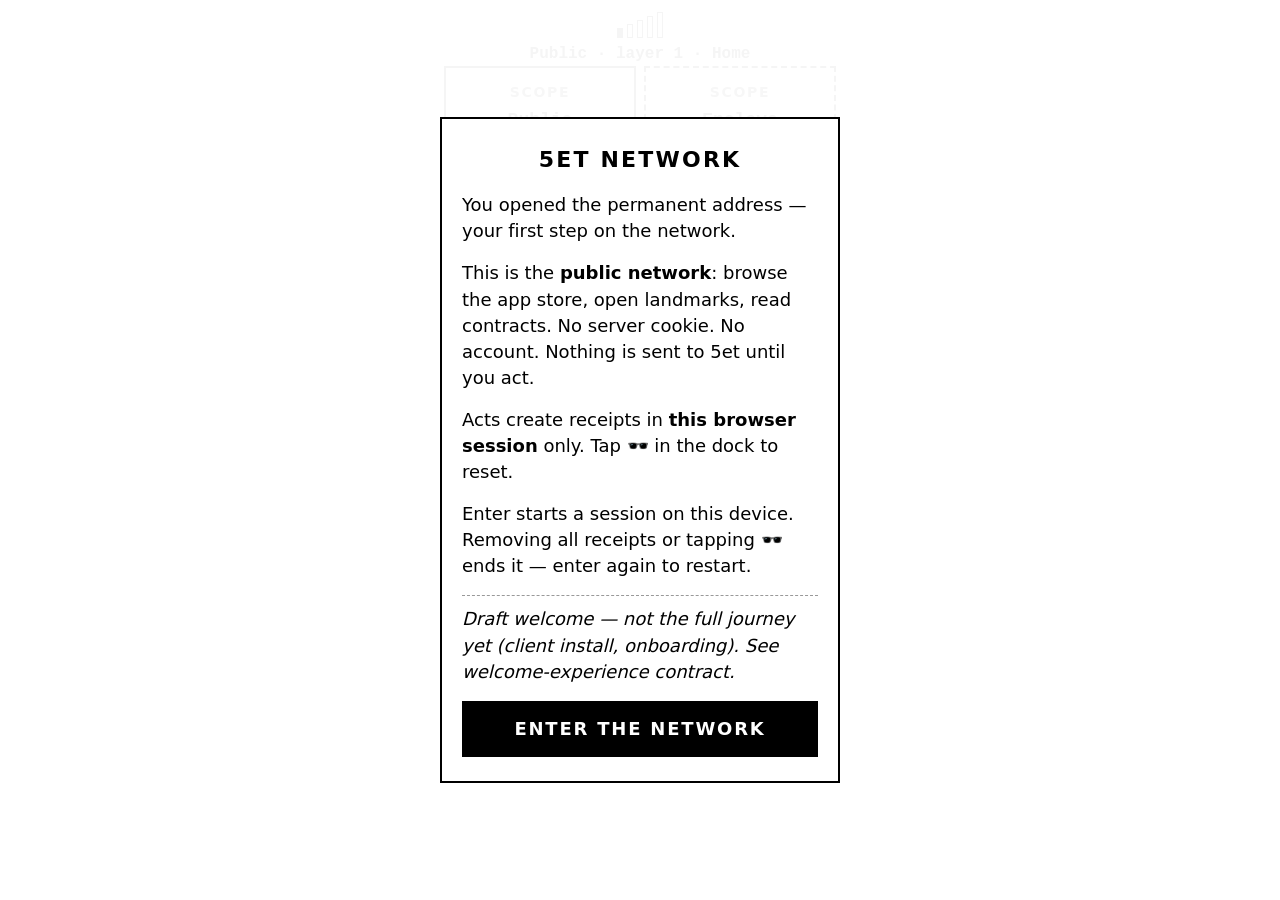
<file: network-frame.export.html>
<!doctype html>
<html lang="en" dir="auto">
<head>
<meta charset="utf-8">
<meta name="viewport" content="width=device-width, initial-scale=1, viewport-fit=cover">
<meta name="color-scheme" content="light">
<meta name="theme-color" content="#ffffff">
<meta http-equiv="Cache-Control" content="no-cache, no-store, must-revalidate">
<title>5et network · 20260909.16</title>
<!-- Web fonts deferred — e-ink uses system stack below; colour polish later. -->
<style>
:root {
  --ink: #000;
  --muted: #333;
  --dim: #555;
  --edge: #000;
  --edge-soft: #999;
  --panel: #fff;
  --ground: #fff;
  --btn-h: 60px;
  --app: 64px;
  --receipt: 40px;
  /* E-ink first: Boox/Android system faces, no network fetch. */
  --fd: system-ui, -apple-system, "Roboto", "Noto Sans", "Segoe UI", sans-serif;
  --fb: system-ui, -apple-system, "Roboto", "Noto Sans", "Segoe UI", sans-serif;
  --fm: ui-monospace, "Roboto Mono", "Droid Sans Mono", "Courier New", monospace;
  --dock-h: 56px;
}
* { box-sizing: border-box; }
html { -webkit-text-size-adjust: 100%; height: 100%; }
body {
  margin: 0; background: var(--ground); color: var(--ink);
  font-family: var(--fb); font-size: 20px; line-height: 1.5; font-weight: 400;
  -webkit-font-smoothing: none; font-smooth: never; text-rendering: optimizeSpeed;
  touch-action: manipulation; min-height: 100%; overflow-y: auto;
}
.shell {
  max-width: 420px; margin: 0 auto; min-height: 100dvh;
  display: flex; flex-direction: column;
  padding: max(10px, env(safe-area-inset-top)) max(14px, env(safe-area-inset-right))
    calc(var(--dock-h) + max(120px, env(safe-area-inset-bottom))) max(14px, env(safe-area-inset-left));
  gap: 10px;
}
.scope-bar {
  display: grid; grid-template-columns: 1fr 1fr; gap: 8px; flex-shrink: 0;
}
.layer-five {
  display: flex; align-items: flex-end; justify-content: center; gap: 4px;
  padding: 2px 0 4px; flex-shrink: 0;
}
.layer-five .tick {
  width: 6px; border: 1.5px solid var(--edge); background: var(--ground);
  border-radius: 0;
}
.layer-five .tick:nth-child(1) { height: 10px; }
.layer-five .tick:nth-child(2) { height: 14px; }
.layer-five .tick:nth-child(3) { height: 18px; }
.layer-five .tick:nth-child(4) { height: 22px; }
.layer-five .tick:nth-child(5) { height: 26px; }
.layer-five .tick.on { background: var(--ink); border-color: var(--ink); }
body.scope-confidential .layer-five .tick.on { background: var(--ink); }
.layer-caption {
  margin: 0; text-align: center; font-family: var(--fm); font-size: 16px; font-weight: 700;
  color: var(--ink); flex-shrink: 0;
}
.scope-opt {
  border: 2px dashed var(--edge); background: var(--ground);
  padding: 14px 16px 13px; text-align: center; cursor: pointer;
  font: inherit; color: inherit; border-radius: 0;
  -webkit-tap-highlight-color: transparent;
}
.scope-opt.on {
  border-style: solid; border-color: var(--ink); background: var(--panel);
}
.scope-kicker {
  display: block; font-family: var(--fd); font-size: 14px; font-weight: 700;
  letter-spacing: .12em; text-transform: uppercase; color: var(--muted);
}
.scope-name {
  display: block; font-family: var(--fm); font-size: 18px; font-weight: 700; color: var(--ink);
  margin-top: 4px;
}
body.scope-confidential .scope-opt[data-scope="confidential"] .scope-name::before {
  content: "📱 ";
}
.enclave-cta {
  width: 100%; padding: 14px 16px; flex-shrink: 0;
  border: 1.5px dashed var(--edge); background: var(--ground);
  font-family: var(--fm); font-size: 14px; font-weight: 600; color: var(--muted);
  text-align: center; cursor: pointer; border-radius: 0;
  -webkit-tap-highlight-color: transparent;
}
.enclave-cta[hidden] { display: none; }
body.scope-confidential .enclave-cta { border-color: var(--ink); color: var(--ink); }
.scope-bar.coach-pulse { animation: coach-pulse 1.2s ease-in-out 3; }
@keyframes coach-pulse {
  0%, 100% { outline: none; }
  50% { outline: 2px dashed var(--ink); outline-offset: 3px; }
}
.land { display: flex; flex-direction: column; gap: 10px; flex-shrink: 0; }
.apps-bar { display: flex; flex-direction: column; gap: 10px; }
.apps-title {
  margin: 0; font-family: var(--fd); font-size: 16px; font-weight: 700;
  letter-spacing: .16em; text-transform: uppercase; color: var(--ink); text-align: center;
}
.apps {
  display: grid; grid-template-columns: repeat(4, 1fr); gap: 10px;
  max-width: 360px; margin: 0 auto; width: 100%;
}
.app {
  display: flex; flex-direction: column; align-items: center; gap: 5px;
  color: var(--ink); text-decoration: none; cursor: pointer;
  -webkit-tap-highlight-color: transparent; border: none; background: none; padding: 0;
  font: inherit; min-width: 0;
  position: relative;
}
.app-shell {
  position: relative; width: var(--app); height: var(--app);
  display: flex; align-items: center; justify-content: center;
}
.app-icon {
  width: 100%; height: 100%; border-radius: 50%;
  border: 2px dotted var(--edge-soft); background: transparent;
  display: flex; align-items: center; justify-content: center;
  font-family: var(--fd); font-size: 16px; font-weight: 700; letter-spacing: .04em;
  position: relative; z-index: 1;
  color: var(--dim);
}
/* Untagged — no acts yet (dotted ring; dark enough for e-ink) */
.app.untagged .app-icon { border: 2px dotted #666; color: #444; background: transparent; }
.app.untagged .app-label { color: #444; font-weight: 700; }
/* Tagged — wallet: this unit holds your data (solid dark ring) */
.app.tagged .app-icon {
  border: 2.5px solid var(--ink); color: var(--ink); background: var(--panel);
}
.app.tagged .app-label { color: var(--ink); font-weight: 700; }
.app.active.untagged .app-icon {
  border-style: dashed; border-color: var(--muted); background: var(--ground);
  color: var(--muted); outline: 2px dashed var(--edge); outline-offset: 3px;
}
.app.active.tagged .app-icon { background: var(--ink); color: var(--ground); border-style: solid; border-color: var(--ink); outline: none; }
/* Wallet rings only: dotted = untagged, solid = holds data. Hat/confidential rings deferred. */
.app.has-confidential .app-shell::before,
.app.has-anonymous .app-shell::after { display: none; }
.hat-badge { display: none !important; }
.app.locked .app-icon::after { content: "·"; font-weight: 400; margin-left: 1px; }
.app-icon.slot { border-style: dashed; opacity: .35; }
.app-icon.add { border-style: dashed; font-size: 22px; font-weight: 400; line-height: 1; }
.app-add { opacity: .5; cursor: default; }
.app-label {
  font-family: var(--fd); font-size: 12px; font-weight: 700;
  letter-spacing: .08em; text-transform: uppercase;
}
.crumb-trail {
  display: none;
}
.shortcut-space { display: flex; flex-wrap: wrap; align-items: center; gap: 10px; }
.shortcut-space.empty { display: none; }
.shortcut-space.escape-right { flex-direction: row-reverse; }
.shortcuts { display: flex; flex-wrap: wrap; gap: 10px; flex: 1; min-width: 0; }
.shortcuts:empty { display: none; }
.stage { flex: 1; display: flex; flex-direction: column; gap: 10px; min-height: 0; }
.agent-head {
  display: flex; align-items: center; justify-content: space-between; gap: 10px;
  padding: 0 2px;
}
.frame-label {
  margin: 0; font-family: var(--fd); font-size: 14px; font-weight: 700;
  letter-spacing: .14em; text-transform: uppercase; color: var(--muted);
}
.hat {
  display: inline-flex; align-items: center; gap: 8px;
  border: 1.5px dashed var(--edge); background: var(--ground);
  padding: 8px 12px; font-family: var(--fm); font-size: 14px; font-weight: 600;
  color: var(--muted); cursor: pointer; border-radius: 999px;
  -webkit-tap-highlight-color: transparent;
}
.hat.confidential { border-style: solid; border-color: var(--ink); color: var(--ink); }
.hat-icon { font-size: 14px; line-height: 1; }
.hat-label { letter-spacing: .06em; text-transform: lowercase; }
.escape-atom {
  flex: 0 0 auto; position: relative;
  width: var(--app); height: var(--app);
}
.escape-atom svg { width: 20px; height: 20px; display: block; }
.escape-atom[hidden] { display: none; }
.atom {
  width: var(--app); height: var(--app); border-radius: 50%;
  border: 1.5px solid var(--edge); background: var(--ground);
  font-family: var(--fd); font-size: 10px; font-weight: 600; text-align: center;
  display: flex; align-items: center; justify-content: center;
  padding: 4px; line-height: 1.1; cursor: pointer;
  -webkit-tap-highlight-color: transparent; text-decoration: none; color: var(--ink);
}
.atom.net { font-size: 12px; letter-spacing: .08em; }
.atom.escape { background: var(--panel); }
.panel {
  border: 1px solid var(--edge); background: var(--panel);
  padding: 14px; display: flex; flex-direction: column; gap: 12px;
  width: 100%; min-width: 0;
}
.panel[hidden] { display: none; }
.unit-wallet {
  border: 1px dashed var(--edge); padding: 8px 10px; text-align: center;
  font-family: var(--fm); font-size: 11px; color: var(--muted);
  background: var(--ground); cursor: pointer; width: 100%;
  -webkit-tap-highlight-color: transparent;
}
.unit-wallet[hidden] { display: none; }
.view-body { display: none; flex-direction: column; gap: 12px; }
.view-body.on { display: flex; }
.view-body h1 {
  margin: 0; font-family: var(--fd); font-size: 18px; font-weight: 700;
  letter-spacing: .1em; text-transform: uppercase;
}
.view-body p { margin: 0; color: var(--muted); font-size: 16px; }
.store-list { display: flex; flex-direction: column; gap: 10px; margin: 0; padding: 0; list-style: none; }
.store-tile {
  display: flex; flex-direction: column; gap: 4px; padding: 14px 16px;
  border: 2px solid var(--edge); background: var(--ground); color: var(--ink);
  text-decoration: none; font: inherit; text-align: left; cursor: pointer;
  -webkit-tap-highlight-color: transparent;
}
.store-tile.locked { border-style: dashed; color: var(--muted); cursor: default; opacity: .85; }
.store-name { font-family: var(--fd); font-size: 17px; font-weight: 700; letter-spacing: .08em; text-transform: uppercase; }
.store-note { font-family: var(--fm); font-size: 14px; font-weight: 600; color: var(--muted); }
.store-tile:not(.locked) .store-note { color: var(--dim); }
.store-share {
  width: 100%; margin-top: 4px; padding: 14px 16px;
  border: 2px solid var(--ink); background: var(--ground); color: var(--ink);
  font-family: var(--fd); font-size: 16px; font-weight: 700;
  letter-spacing: .08em; text-transform: uppercase; cursor: pointer;
  -webkit-tap-highlight-color: transparent;
}
.share-modal {
  position: fixed; inset: 0; z-index: 25; display: flex;
  align-items: center; justify-content: center; padding: 16px;
  pointer-events: none;
}
.share-modal.open { pointer-events: auto; }
.share-modal[hidden] { display: none; }
.share-backdrop {
  position: absolute; inset: 0; border: none; padding: 0; margin: 0;
  background: rgba(255, 255, 255, .78); cursor: pointer;
}
.share-sheet {
  position: relative; z-index: 1; width: 100%; max-width: 360px;
  border: 2px solid var(--ink); background: var(--ground);
  padding: 18px 16px; display: flex; flex-direction: column; gap: 12px;
  align-items: center; text-align: center;
}
.share-lead {
  margin: 0; font-family: var(--fb); font-size: 16px; line-height: 1.4;
  font-weight: 600; color: var(--muted); width: 100%; text-align: left;
}
.share-qr {
  display: block; width: min(280px, 72vw); height: auto;
  border: 2px solid var(--edge); background: #fff;
}
.share-url {
  margin: 0; font-family: var(--fm); font-size: 13px; line-height: 1.4;
  word-break: break-all; color: var(--ink); width: 100%;
}
.land-note {
  padding: 10px 12px; border: 2px dashed var(--edge);
  font-family: var(--fm); font-size: 13px; color: var(--muted); text-align: center;
}
.meta { font-size: 13px; color: var(--muted); font-family: var(--fm); }
.app.receipt-linked { opacity: 1 !important; }
.app.receipt-linked .app-icon {
  outline: 2px solid var(--ink); outline-offset: 4px;
  border-color: var(--ink);
}
body.receipt-open .land { opacity: .28; pointer-events: none; }
body.receipt-open .land .apps-bar,
body.receipt-open .land .app.receipt-linked { opacity: 1; pointer-events: auto; }
body.receipt-open .shortcut-space,
body.receipt-open .frame-top,
body.receipt-open .agent-head,
body.receipt-open .app-face { opacity: .28; pointer-events: none; }
body.receipt-open #app-panel { display: none !important; }
.receipt-modal {
  position: fixed; inset: 0; z-index: 20; display: flex;
  align-items: center; justify-content: center; padding: 16px;
  pointer-events: none;
}
.receipt-modal.open { pointer-events: auto; }
.receipt-modal[hidden] { display: none; }
.receipt-backdrop {
  position: absolute; inset: 0; border: none; padding: 0; margin: 0;
  background: rgba(255, 255, 255, .78); cursor: pointer;
}
.receipt-sheet {
  position: relative; z-index: 1; width: 100%; max-width: 400px;
  max-height: min(75dvh, 560px); overflow: auto;
  border: 2px solid var(--ink); background: var(--ground);
  padding: 18px 16px; display: flex; flex-direction: column; gap: 12px;
}
.receipt-sheet .data-label {
  margin: 0; font-family: var(--fd); font-size: 18px; font-weight: 700;
  letter-spacing: .08em; text-transform: uppercase;
}
.receipt-summary {
  margin: 0; font-family: var(--fb); font-size: 17px; line-height: 1.45;
  font-weight: 600; color: var(--ink);
}
.receipt-body {
  font-family: var(--fm); font-size: 14px; line-height: 1.5;
  white-space: pre-wrap; word-break: break-word;
  border: 1.5px dashed var(--edge); padding: 12px 14px;
}
.receipt-dismiss {
  width: 100%; min-height: 52px; padding: 12px; border: 2px solid var(--edge);
  background: var(--panel); font-family: var(--fd); font-size: 16px;
  font-weight: 700; letter-spacing: .08em; text-transform: uppercase;
  cursor: pointer;
}
.toast {
  position: fixed; z-index: 15; left: 14px; right: 14px; bottom: calc(var(--dock-h) + 12px);
  max-width: 392px; margin: 0 auto; padding: 10px 12px;
  border: 1px dashed var(--edge); background: var(--ground);
  font-family: var(--fm); font-size: 12px; line-height: 1.45;
  white-space: pre-wrap; pointer-events: none;
}
.toast[hidden] { display: none; }
.toast.err { border-style: solid; border-color: var(--ink); }
.welcome {
  position: fixed; inset: 0; z-index: 25; display: flex;
  align-items: center; justify-content: center; padding: 16px;
  background: rgba(255, 255, 255, .96);
}
.welcome[hidden] { display: none; }
.welcome-card {
  width: 100%; max-width: 400px; border: 2px solid var(--ink);
  background: var(--ground); padding: 24px 20px; display: flex;
  flex-direction: column; gap: 16px; text-align: center;
}
.welcome-card .layer-five { padding: 4px 0 8px; gap: 6px; }
.welcome-card h2 {
  margin: 0; font-family: var(--fd); font-size: 22px; font-weight: 700;
  letter-spacing: .1em; text-transform: uppercase;
}
.welcome-lead {
  margin: 0; font-size: 19px; line-height: 1.4; font-weight: 700; color: var(--ink);
  text-align: left;
}
.welcome-body {
  margin: 0; font-size: 18px; line-height: 1.45; font-weight: 500; color: var(--ink);
  text-align: left;
}
.welcome-fine {
  margin: 0; font-size: 15px; line-height: 1.4; color: var(--muted); text-align: left;
}
.welcome-draft {
  margin: 0; font-size: 14px; line-height: 1.35; color: var(--dim);
  text-align: left; font-style: italic; border-top: 1px dashed var(--edge-soft);
  padding-top: 10px;
}
.welcome-card p, .welcome-card li {
  margin: 0; font-size: 18px; line-height: 1.45; color: var(--ink); text-align: left;
  font-weight: 500;
}
.welcome-card li strong { font-weight: 700; }
.welcome-card ul { margin: 0; padding-left: 22px; display: flex; flex-direction: column; gap: 12px; }
.welcome-enter {
  width: 100%; min-height: 56px; border: 2px solid var(--ink);
  background: var(--ink); color: var(--ground);
  font-family: var(--fd); font-size: 18px; font-weight: 700;
  letter-spacing: .1em; text-transform: uppercase; cursor: pointer;
}
.app-face {
  display: flex; flex-direction: column; gap: 12px; flex-shrink: 0;
}
.compose-input { display: flex; flex-direction: column; gap: 6px; }
.face-label {
  margin: 0; font-family: var(--fb); font-size: 18px; font-weight: 400;
  color: var(--ink); text-transform: lowercase; letter-spacing: .02em;
}
.atom-band {
  display: flex; justify-content: center; align-items: center; gap: 14px;
  min-height: 48px; flex-wrap: wrap;
}
.topic-atom {
  width: 44px; height: 44px; border-radius: 50%; flex: 0 0 auto;
  border: 1.5px solid var(--edge); background: var(--ground);
  font-family: var(--fm); font-size: 9px; font-weight: 700;
  display: flex; align-items: center; justify-content: center;
  padding: 4px; line-height: 1.05; text-align: center;
  cursor: pointer; -webkit-tap-highlight-color: transparent;
  color: var(--ink); overflow: hidden;
}
.topic-atom.empty {
  border-style: dashed; border-color: var(--edge-soft);
  opacity: .4; cursor: default; padding: 0;
}
.face-action { margin-top: 2px; }
body.welcome-pending .app-face,
body.welcome-pending .dock { visibility: hidden; pointer-events: none; }
.input {
  width: 100%; min-height: 96px; padding: 14px;
  border: 2px solid var(--edge); background: var(--ground); color: var(--ink);
  font: inherit; resize: vertical; border-radius: 0;
  -webkit-appearance: none; appearance: none;
}
.input::placeholder { color: var(--dim); opacity: 1; }
.enter {
  width: 100%; min-height: var(--btn-h); border: 2px solid var(--ink);
  background: var(--ink); color: var(--ground);
  font-family: var(--fd); font-size: 18px; font-weight: 700; letter-spacing: .1em;
  text-transform: uppercase; cursor: pointer;
  display: flex; align-items: center; justify-content: center; gap: 8px;
  border-radius: 0; -webkit-tap-highlight-color: transparent;
}
.enter:disabled { opacity: .35; }
.register-save {
  background: var(--panel); color: var(--ink); border-style: dashed;
  font-size: 14px; min-height: 48px; text-transform: uppercase;
  letter-spacing: .08em; font-family: var(--fd); font-weight: 700;
}
.register-save[hidden], .remove-event[hidden] { display: none; }
.remove-event {
  background: var(--ground); color: var(--ink); border-style: solid;
  font-size: 14px; min-height: 44px; text-transform: uppercase;
  letter-spacing: .08em; font-family: var(--fd); font-weight: 700;
}
.spin-hero {
  width: 120px; height: 120px; font-size: 16px; margin: 4px auto; border-width: 3px;
}
.spin-face {
  min-height: 68px; border: 2px solid var(--edge); padding: 14px;
  text-align: center; font-family: var(--fd); font-size: 26px; font-weight: 700;
  line-height: 1.2; display: flex; align-items: center; justify-content: center;
}
.spin-face.wait { font-size: 15px; font-weight: 600; color: var(--muted); }
.fine { font-size: 13px; color: var(--dim); text-align: center; margin: 0; }
.dock {
  position: fixed; z-index: 6; left: 0; right: 0; bottom: 0;
  pointer-events: none;
  padding: 0 max(10px, env(safe-area-inset-right)) max(6px, env(safe-area-inset-bottom))
    max(10px, env(safe-area-inset-start));
}
.dock-inner {
  max-width: 420px; margin: 0 auto;
  display: flex; align-items: flex-end; justify-content: space-between; gap: 10px;
}
.receipt-tray {
  display: flex; flex-direction: row; align-items: flex-end; gap: 6px;
  flex: 1; min-width: 0; overflow-x: auto; -webkit-overflow-scrolling: touch;
  pointer-events: auto; padding: 4px 0;
}
.receipt-tray.empty { visibility: hidden; }
.atom.event {
  flex: 0 0 auto;
  width: var(--receipt); height: var(--receipt); font-size: 12px; font-weight: 700;
  background: var(--panel);
}
.atom.event.visit { border-style: solid; }
.atom.event.act { border-style: dashed; }
.atom.event.compose { border-style: double; }
.atom.event.sel { outline: 2px dashed var(--ink); outline-offset: 2px; }
@media (prefers-reduced-motion: no-preference) {
  .atom.event.drop { animation: receipt-drop .3s ease-out; }
}
@keyframes receipt-drop {
  from { transform: translateY(8px); opacity: 0; }
  to { transform: translateY(0); opacity: 1; }
}
footer.dock-foot {
  flex: 0 0 auto; pointer-events: auto;
  font-family: var(--fm); font-size: 14px; font-weight: 600; color: var(--muted); text-align: end;
  background: var(--ground); border: 1.5px solid var(--edge); padding: 8px 12px;
  white-space: nowrap;
}
footer.dock-foot .anon {
  font-size: 20px; background: none; border: none; padding: 4px 6px; margin: 0;
  cursor: pointer; font-family: inherit; line-height: 1; vertical-align: middle;
  -webkit-tap-highlight-color: transparent;
}
footer.dock-foot .anon:focus-visible { outline: 2px solid var(--ink); outline-offset: 2px; }
a { color: inherit; }
.panel a { text-decoration: underline; text-underline-offset: 2px; }
</style>
</head>
<body>
<div class="shell">
  <div class="frame-top" id="frame-top">
    <div class="layer-five" id="layer-five" role="img"
         aria-label="Layer depth: public network">
      <span class="tick on" data-depth="1"></span>
      <span class="tick" data-depth="2"></span>
      <span class="tick" data-depth="3"></span>
      <span class="tick" data-depth="4"></span>
      <span class="tick" data-depth="5"></span>
    </div>
    <p class="layer-caption" id="layer-caption">Public · layer 1</p>
    <nav class="scope-bar" id="scope-bar" aria-label="Service scope">
    <button type="button" class="scope-opt on" id="scope-network" data-scope="network"
            aria-pressed="true" aria-label="Scope: Public network">
      <span class="scope-kicker">Scope</span>
      <span class="scope-name">Public</span>
    </button>
    <button type="button" class="scope-opt" id="scope-confidential" data-scope="confidential"
            aria-pressed="false" aria-label="Scope: Enclave on this device">
      <span class="scope-kicker">Scope</span>
      <span class="scope-name">Enclave</span>
    </button>
  </nav>

  <button type="button" class="enclave-cta" id="enclave-cta" hidden>
    Install enclave · leave public web
  </button>
  </div>

  <header class="land" id="land">
    <section class="apps-bar" aria-labelledby="apps-heading">
      <h2 class="apps-title" id="apps-heading">Apps</h2>
      <nav class="apps" aria-label="Network apps">
        <a class="app untagged" id="nav-store" href="#apps" aria-label="App store">
          <span class="app-shell">
            <span class="app-icon">▦</span>
          </span>
          <span class="app-label">Apps</span>
        </a>
        <a class="app untagged" id="nav-acme" href="#acme" aria-label="Acme">
          <span class="app-shell">
            <span class="app-icon">Ac</span>
            <span class="hat-badge" id="hat-badge-acme" aria-hidden="true"></span>
          </span>
          <span class="app-label">Acme</span>
        </a>
        
        <span class="app app-slot" aria-hidden="true">
          <span class="app-icon slot"></span>
          <span class="app-label">—</span>
        </span>
        <button type="button" class="app app-add" disabled aria-label="Add app (soon)">
          <span class="app-icon add">+</span>
          <span class="app-label">Add</span>
        </button>
      </nav>
    </section>

    <nav class="crumb-trail" id="crumb-trail" aria-hidden="true"></nav>

    <div class="shortcut-space" id="shortcut-space">
      <a class="atom escape escape-atom" id="escape-atom" href="#network" hidden
         aria-label="Back to home" title="Back to home · hold to move side">
        <svg viewBox="0 0 24 24" aria-hidden="true" focusable="false">
          <path d="M17 17 L8 8 M8 8 H12 M8 8 V12" fill="none" stroke="currentColor"
                stroke-width="2" stroke-linecap="square" stroke-linejoin="miter"/>
        </svg>
      </a>
      <div class="shortcuts" id="shortcut-atoms" aria-label="Shortcuts"></div>
    </div>
  </header>

  <div class="stage">
    <div class="agent-head">
      <p class="frame-label">Agent</p>
      <button type="button" class="hat" id="hat-marker" aria-label="Confidentiality: anonymous">
        <span class="hat-icon" aria-hidden="true">🕶️</span>
        <span class="hat-label" id="hat-label">anonymous</span>
      </button>
    </div>
    <div class="panel" id="app-panel" aria-label="App surface" hidden>
      <button type="button" class="unit-wallet" id="unit-wallet" hidden></button>
      <div id="view-network" class="view-body on" aria-hidden="false"></div>

      <div id="view-apps" class="view-body" aria-hidden="true">
        <h1>App store</h1>
        <p>Apps on the 5et network. Open a landmark or certify for company access.</p>
        <div class="store-list" role="list">
          <a class="store-tile" href="#acme" role="listitem">
            <span class="store-name">Acme</span>
            <span class="store-note">Landmark · 0,0 · demo spin</span>
          </a>
          <div class="store-tile locked" role="listitem" aria-disabled="true">
            <span class="store-name">5et</span>
            <span class="store-note">Company OS · hat and identity required</span>
          </div>
          
        </div>
        <button type="button" class="store-share" id="store-share">Share · network QR</button>
      </div>

      <div id="view-acme" class="view-body" aria-hidden="true">
        <h1>Acme · 0,0</h1>
        <p>Spin the wheel. Fake money. One demo spin.</p>
        <button type="button" class="atom spin-hero" id="acme-spin" aria-label="Spin the wheel">spin</button>
        <div class="spin-face wait" id="spin-face" aria-live="polite">Tap spin</div>
        <p class="fine">Demo only — no real money, no account.</p>
      </div>

      
    </div>

    <div class="app-face" aria-label="App face">
      <div class="compose-input">
        <label class="face-label" for="input-main">input</label>
        <textarea class="input" id="input-main" placeholder="" aria-label="Input" enterkeyhint="send"></textarea>
      </div>
      <div class="atom-band" id="topic-atoms" aria-label="Topics"></div>
      <button type="button" class="enter face-action" id="enter-main" aria-label="Submit input">
        <span aria-hidden="true">↵</span> Enter
      </button>
    </div>
  </div>
</div>

<div class="receipt-modal" id="receipt-modal" hidden role="dialog" aria-modal="true"
     aria-labelledby="receipt-title">
  <button type="button" class="receipt-backdrop" id="receipt-backdrop" aria-label="Close receipt"></button>
  <div class="receipt-sheet">
    <p class="data-label" id="receipt-title">Receipt · OS</p>
    <p class="receipt-summary" id="receipt-summary" hidden></p>
    <div class="receipt-body" id="receipt-body"></div>
    <button type="button" class="enter register-save" id="register-save" hidden>Register to save</button>
    <button type="button" class="enter remove-event" id="remove-event" hidden>Remove from session</button>
    <button type="button" class="enclave-cta" id="open-unit" hidden>Open app →</button>
    <button type="button" class="receipt-dismiss" id="receipt-dismiss">Dismiss</button>
  </div>
</div>

<div class="toast" id="toast" role="status" aria-live="polite" hidden></div>

<div class="share-modal" id="share-modal" hidden role="dialog" aria-modal="true"
     aria-labelledby="share-title">
  <button type="button" class="share-backdrop" id="share-backdrop" aria-label="Close share"></button>
  <div class="share-sheet">
    <p class="data-label" id="share-title">Network address</p>
    <p class="share-lead">Permanent QR — same code on the wall, on paper, here. Content behind it can change.</p>
    <img class="share-qr" src="frame.svg" width="328" height="328" alt="QR code for the 5et network frame">
    <p class="share-url" id="share-url"></p>
    <button type="button" class="receipt-dismiss" id="share-dismiss">Dismiss</button>
  </div>
</div>

<!-- Anonymous welcome — welcome-experience contract §2.2 -->
<div class="welcome" id="welcome" hidden>
  <div class="welcome-card">
    <h2>5et network</h2>
    <p class="welcome-lead">You opened the permanent address — your first step on the network.</p>
    <p class="welcome-body">This is the <strong>public network</strong>: browse the app store, open landmarks, read contracts. No server cookie. No account. Nothing is sent to 5et until you act.</p>
    <p class="welcome-body">Acts create receipts in <strong>this browser session</strong> only. Tap 🕶️ in the dock to reset.</p>
    <p class="welcome-fine">Enter starts a session on this device. Removing all receipts or tapping 🕶️ ends it — enter again to restart.</p>
    <p class="welcome-draft">Draft welcome — not the full journey yet (client install, onboarding). See welcome-experience contract.</p>
    <button type="button" class="welcome-enter" id="welcome-dismiss">Enter the network</button>
  </div>
</div>

<div class="dock" aria-label="History dock">
  <div class="dock-inner">
    <aside class="receipt-tray empty" id="receipt-tray" aria-label="Session"></aside>
    <footer class="dock-foot">
      <button type="button" class="anon" id="clear-history" title="Clear history" aria-label="Clear history">🕶️</button>
      · <span id="coord">apps</span>
    </footer>
  </div>
</div>
<script>
(function () {
  const PUBLIC_FRAME = true;
  const STORAGE_WELCOME = "5et-welcome-dismissed";
  const STORAGE_SCOPE = "5et-scope";
  const STORAGE_OS = "5et-os-events";
  const STORAGE_ESCAPE_SIDE = "5et-escape-side";
  const STORAGE_MARKER = "5et-marker";
  const STORAGE_DRAFT = "5et-frame-draft";
  const STORAGE_QUEUE = "5et-threshold-queue";

  const FRAME_VER = "20260911.17";
  window.__PIPELINE_ATOMS__ = [{"id": "2026-09-14-task-model-routing-table", "label": "Task → model as an obvious table"}, {"id": "2026-09-13-So-were-gonna-need-to-uh-integrate", "label": "So we're gonna need to uh integrate..."}, {"id": "2026-09-13-So-sometimes-you-just-gotta-fucking-uh", "label": "So sometimes you just gotta fucking uh..."}, {"id": "2026-09-13-So-I-phoned-her-and-I-told", "label": "So I phoned her and I told..."}];
  const NETWORK_FRAME_URL = (function () {
    const base = location.pathname.replace(/[^/]+$/, "");
    return location.origin + base + "frame.html";
  })();
  const WHERE_LABEL = { network: "home", apps: "store", acme: "Ac" };
  

  const views = {
    network: document.getElementById("view-network"),
    apps: document.getElementById("view-apps"),
    acme: document.getElementById("view-acme"),
    
  };
  const nav = {
    apps: document.getElementById("nav-store"),
    acme: document.getElementById("nav-acme"),
    
  };
  const toast = document.getElementById("toast");
  const receiptModal = document.getElementById("receipt-modal");
  const receiptBody = document.getElementById("receipt-body");
  const receiptBackdrop = document.getElementById("receipt-backdrop");
  const openUnitBtn = document.getElementById("open-unit");
  const receiptDismiss = document.getElementById("receipt-dismiss");
  const receiptTitle = document.getElementById("receipt-title");
  const receiptSummary = document.getElementById("receipt-summary");
  const welcome = document.getElementById("welcome");
  const welcomeDismiss = document.getElementById("welcome-dismiss");
  const shareModal = document.getElementById("share-modal");
  const shareUrl = document.getElementById("share-url");
  const storeShare = document.getElementById("store-share");
  const layerFive = document.getElementById("layer-five");
  const layerCaption = document.getElementById("layer-caption");
  const scopeBar = document.getElementById("scope-bar");
  const inputMain = document.getElementById("input-main");
  const shortcutRow = document.getElementById("shortcut-atoms");
  const shortcutSpace = document.getElementById("shortcut-space");
  const spinFace = document.getElementById("spin-face");
  const escapeAtom = document.getElementById("escape-atom");
  const osTray = document.getElementById("receipt-tray");
  const registerSave = document.getElementById("register-save");
  const removeEventBtn = document.getElementById("remove-event");
  const enterBtn = document.getElementById("enter-main");
  const topicAtoms = document.getElementById("topic-atoms");
  const appPanel = document.getElementById("app-panel");
  const hatBtn = document.getElementById("hat-marker");
  const hatLabel = document.getElementById("hat-label");
  const landHeader = document.getElementById("land");
  const enclaveCta = document.getElementById("enclave-cta");
  const scopeNetwork = document.getElementById("scope-network");
  const scopeConfidential = document.getElementById("scope-confidential");
  let deferredInstall = null;
  let walletUnit = null;
  let selectedEventId = null;
  let composeTimer = null;
  const WHEEL = [
    "0", "32", "15", "19", "4", "21", "2", "25", "17", "34", "6", "27", "13",
    "36", "11", "30", "8", "23", "10", "5", "24", "16", "33", "1", "20", "14",
    "31", "9", "22", "18", "29", "7", "28", "12", "35", "3", "26",
  ];
  const RED = new Set(["1","3","5","7","9","12","14","16","18","19","21","23","25","27","30","32","34","36"]);

  const landmarks = { acme: { label: "Acme", hash: "acme" } };
  const hatBadges = {
    acme: document.getElementById("hat-badge-acme"),
    
  };
  const HAT_ICON = { anonymous: "🕶", confidential: "🔒" };
  const UNIT_LABEL = { acme: "Acme" };
  

  function loadOs() {
    try {
      const raw = sessionStorage.getItem(STORAGE_OS);
      if (raw) return JSON.parse(raw);
    } catch (e) { /* ignore */ }
    return migrateLegacyOs();
  }

  function migrateLegacyOs() {
    const events = [];
    try {
      const trail = JSON.parse(sessionStorage.getItem("5et-nav-trail") || "[]");
      trail.forEach((step) => {
        events.push({
          at: step.at || new Date().toISOString(),
          id: newEventId(),
          os: "visit",
          where: step.id,
          units: [],
          marker: { type: "anonymous" },
        });
      });
    } catch (e) { /* ignore */ }
    events.sort((a, b) => String(a.at).localeCompare(String(b.at)));
    if (events.length) saveOs(events);
    return events;
  }

  function newEventId() {
    if (typeof crypto !== "undefined" && crypto.randomUUID) return crypto.randomUUID();
    return Date.now().toString(36) + Math.random().toString(36).slice(2, 8);
  }

  function currentText() {
    return inputMain.value.trim() || undefined;
  }

  function unitsFor(where, act) {
    if (act) {
      if (act.business_unit === "acme") return ["acme"];
      return [];
    }
    if (where === "acme") return ["acme"];
    if (where === "apps") return [];
    
    return [];
  }

  function layerFor(where, act) {
    if (act && act.business_unit === "acme") return "app";
    if (act) return "agent";
    if (where === "acme") return "app";
    if (where === "apps") return "agent";
    
    return "agent";
  }

  const PLACE_LABEL = { network: "Home", apps: "Store", acme: "Acme" };
  

  function isStandalone() {
    return window.matchMedia("(display-mode: standalone)").matches
      || window.navigator.standalone === true;
  }

  function landAtTop() {
    window.scrollTo(0, 0);
    if (landHeader) landHeader.scrollIntoView({ block: "start", behavior: "instant" });
  }

  function renderLayerFive(name) {
    const scope = getScope();
    const depth = scope === "confidential" ? 5 : 1;
    layerFive.querySelectorAll(".tick").forEach((tick, i) => {
      tick.classList.toggle("on", i < depth);
    });
    const place = PLACE_LABEL[name] || name;
    if (scope === "confidential") {
      layerCaption.textContent = "Enclave · layer 5 · " + place;
      layerFive.setAttribute("aria-label", "Layer 5 of 5, enclave on this device");
    } else {
      layerCaption.textContent = "Public · layer 1 · " + place;
      layerFive.setAttribute("aria-label", "Layer 1 of 5, public network");
    }
  }

  function welcomeAccepted() {
    try { return !!sessionStorage.getItem(STORAGE_WELCOME); }
    catch (e) { return false; }
  }

  function refreshWelcomeGate() {
    const pending = !welcomeAccepted() && !welcome.hidden;
    document.body.classList.toggle("welcome-pending", pending);
  }

  function maybeShowWelcome() {
    try {
      if (sessionStorage.getItem(STORAGE_WELCOME)) return;
    } catch (e) { /* ignore */ }
    welcome.hidden = false;
    scopeBar.classList.add("coach-pulse");
    refreshWelcomeGate();
  }

  function dismissWelcome() {
    welcome.hidden = true;
    scopeBar.classList.remove("coach-pulse");
    try { sessionStorage.setItem(STORAGE_WELCOME, "1"); } catch (e) { /* ignore */ }
    refreshWelcomeGate();
    landAtTop();
    route();
  }

  function renderEnclaveCta() {
    const scope = getScope();
    const standalone = isStandalone();
    if (standalone && scope === "confidential") {
      enclaveCta.hidden = true;
      return;
    }
    enclaveCta.hidden = false;
    if (!standalone && scope === "network") {
      enclaveCta.textContent = "Install enclave · leave public web";
    } else if (!standalone && scope === "confidential") {
      enclaveCta.textContent = "Install app to complete enclave";
    } else if (standalone && scope === "network") {
      enclaveCta.textContent = "Enter enclave on this device";
    }
  }

  async function tryInstallEnclave() {
    if (isStandalone()) {
      setScope("confidential");
      landAtTop();
      flashStatus("Enclave · on this device.", false);
      return;
    }
    setScope("confidential");
    if (deferredInstall) {
      deferredInstall.prompt();
      const choice = await deferredInstall.userChoice;
      if (choice.outcome === "accepted") {
        flashStatus("Installed — reopen from home screen for enclave.", false);
      }
      deferredInstall = null;
      renderEnclaveCta();
      return;
    }
    flashStatus("Install: Share → Add to Home Screen\nReopen from home screen to enter enclave.", false);
    renderEnclaveCta();
  }

  function getScope() {
    try {
      const s = sessionStorage.getItem(STORAGE_SCOPE);
      if (s === "confidential" || s === "network") return s;
    } catch (e) { /* ignore */ }
    return "network";
  }

  function setScope(scope) {
    try { sessionStorage.setItem(STORAGE_SCOPE, scope); } catch (e) { /* ignore */ }
    if (scope === "confidential") {
      try { sessionStorage.setItem(STORAGE_MARKER, "confidential"); } catch (e) { /* ignore */ }
    } else {
      try { sessionStorage.setItem(STORAGE_MARKER, "anonymous"); } catch (e) { /* ignore */ }
    }
    renderScope();
    renderHat();
    renderUnitLights();
    renderLayerFive(normalizeHash());
    updateCoord(normalizeHash());
  }

  function renderScope() {
    const scope = getScope();
    document.body.classList.toggle("scope-confidential", scope === "confidential");
    document.body.classList.toggle("scope-network", scope === "network");
    scopeNetwork.classList.toggle("on", scope === "network");
    scopeConfidential.classList.toggle("on", scope === "confidential");
    scopeNetwork.setAttribute("aria-pressed", scope === "network" ? "true" : "false");
    scopeConfidential.setAttribute("aria-pressed", scope === "confidential" ? "true" : "false");
    renderEnclaveCta();
    renderLayerFive(normalizeHash());
  }

  function updateAppsHeading(name) {
    const el = document.getElementById("apps-heading");
    if (!el) return;
    if (name === "apps") el.textContent = "App store · " + FRAME_VER;
    else el.textContent = "Apps · " + FRAME_VER;
  }

  function updateCoord(name) {
    const scope = getScope() === "confidential" ? "enclave" : "public";
    const where = name === "network" ? "apps" : name;
    document.getElementById("coord").textContent = scope + " · " + where + " · " + FRAME_VER;
  }

  function renderAppWallet(name) {
    const el = document.getElementById("unit-wallet");
    if (!el || name === "network" || name === "apps" || !UNIT_LABEL[name]) {
      if (el) el.hidden = true;
      return;
    }
    const events = unitEvents(name);
    if (!events.length) {
      el.hidden = true;
      return;
    }
    el.hidden = false;
    el.textContent = UNIT_LABEL[name] + " · " + events.length + " on this device · view wallet";
  }

  function getMarker() {
    if (getScope() === "confidential") return { type: "confidential" };
    try {
      if (sessionStorage.getItem(STORAGE_MARKER) === "confidential") {
        return { type: "confidential" };
      }
    } catch (e) { /* ignore */ }
    return { type: "anonymous" };
  }

  function renderHat() {
    const confidential = getMarker().type === "confidential";
    hatBtn.classList.toggle("confidential", confidential);
    hatLabel.textContent = confidential ? "confidential" : "anonymous";
    hatBtn.setAttribute("aria-label", "Confidentiality: " + hatLabel.textContent);
  }

  function cycleHat() {
    const next = getMarker().type === "anonymous" ? "confidential" : "anonymous";
    setScope(next === "confidential" ? "confidential" : "network");
    if (next === "confidential") {
      flashStatus("Enclave — on this device. Receipts stay in scope.", false);
      registerSave.hidden = false;
    } else {
      flashStatus("Public network — web frame.", false);
    }
  }

  function enrichEvent(entry) {
    const where = entry.where || normalizeHash();
    const text = entry.text !== undefined ? entry.text : currentText();
    const units = entry.units !== undefined ? entry.units : unitsFor(where, entry.act);
    const layer = entry.layer || layerFor(where, entry.act);
    const marker = entry.marker || getMarker();
    return {
      ...entry,
      id: entry.id || newEventId(),
      at: entry.at || new Date().toISOString(),
      marker,
      where,
      layer,
      units,
      text,
    };
  }

  function rebuildActQueue(events) {
    try {
      const q = events
        .filter((ev) => ev.os === "act" && ev.act && ev.act.act !== "agent")
        .map((ev) => ({ at: ev.at, act: ev.act }));
      localStorage.setItem(STORAGE_QUEUE, JSON.stringify(q));
    } catch (e) { /* ignore */ }
  }

  function saveOs(events) {
    try { sessionStorage.setItem(STORAGE_OS, JSON.stringify(events)); }
    catch (e) { /* private mode */ }
  }

  function logOs(entry, highlight) {
    const events = loadOs();
    const row = enrichEvent(entry);
    events.push(row);
    saveOs(events);
    rebuildActQueue(events);
    renderOsTray(highlight ? events.length - 1 : -1);
    renderUnitLights(row);
    return row;
  }

  function endSession() {
    try { sessionStorage.removeItem(STORAGE_WELCOME); } catch (e) { /* ignore */ }
    try { sessionStorage.removeItem(STORAGE_DRAFT); } catch (e) { /* ignore */ }
    inputMain.value = "";
    if (spinFace) {
      spinFace.textContent = "Tap spin";
      spinFace.classList.add("wait");
    }
    closeReceipt();
    location.hash = "#network";
    landAtTop();
    maybeShowWelcome();
    refreshWelcomeGate();
    route();
  }

  function removeEvent(id) {
    const events = loadOs().filter((ev) => ev.id !== id);
    saveOs(events);
    rebuildActQueue(events);
    closeReceipt();
    renderOsTray(-1);
    renderUnitLights();
    if (!events.length) endSession();
  }

  function markerType(ev) {
    const m = ev.marker || (ev.act && ev.act.marker);
    return (m && m.type) || "anonymous";
  }

  function unitHoldings() {
    const holdings = {};
    loadOs().forEach((ev) => {
      if (ev.os !== "act") return;
      const type = markerType(ev);
      (ev.units || []).forEach((u) => {
        if (!holdings[u]) holdings[u] = new Set();
        holdings[u].add(type);
      });
    });
    return holdings;
  }

  function holdingsLabel(hats) {
    if (!hats || !hats.size) return "No data held this session";
    const parts = [];
    if (hats.has("confidential")) parts.push("confidential");
    if (hats.has("anonymous")) parts.push("anonymous");
    return parts.join(" + ") + " on this device";
  }

  function unitEvents(unit) {
    return loadOs().filter((ev) => ev.os === "act" && (ev.units || []).includes(unit));
  }

  function renderUnitLights(recent, linkedUnits) {
    const holdings = unitHoldings();
    const currentHat = getMarker().type;
    const activeUnit = normalizeHash();
    const linked = linkedUnits ? new Set(linkedUnits) : null;
    Object.keys(nav).forEach((k) => {
      const el = nav[k];
      const hats = holdings[k];
      const tagged = !!(hats && hats.size);
      el.classList.toggle("tagged", tagged);
      el.classList.toggle("untagged", !tagged);
      el.classList.toggle("has-anonymous", !!(hats && hats.has("anonymous")));
      el.classList.toggle("has-confidential", !!(hats && hats.has("confidential")));
      el.classList.toggle("receipt-linked", !!(linked && linked.has(k)));
      const onUnit = activeUnit === k && !document.body.classList.contains("receipt-open");
      el.classList.toggle("hat-anonymous", onUnit && currentHat === "anonymous");
      el.classList.toggle("hat-confidential", onUnit && currentHat === "confidential");
      el.classList.toggle("lit-recent", !!(recent && recent.os === "act" && (recent.units || []).includes(k)));
      const badge = hatBadges[k];
      if (badge) badge.textContent = onUnit ? (HAT_ICON[currentHat] || "") : "";
      const base = UNIT_LABEL[k] || k;
      const count = unitEvents(k).length;
      let label = base;
      if (tagged) label += " — holds " + count + " on device";
      else label += " — no data";
      el.setAttribute("aria-label", label);
      el.title = tagged ? count + " receipt(s) on device" : "No data held";
    });
  }

  function openUnitWallet(unit) {
    const events = unitEvents(unit);
    if (!events.length) return false;
    walletUnit = unit;
    let label = unit === "acme" ? "Acme" : unit;
    
    receiptTitle.textContent = label + " · wallet";
    receiptSummary.hidden = true;
    receiptSummary.textContent = "";
    const lines = events.map((ev, i) => {
      return "[" + (i + 1) + "] " + eventLabel(ev) + " · " + ev.at + "\n" + JSON.stringify(ev, null, 2);
    });
    lines.push("", countLines(events.length) + " on this device — anonymous until you register.");
    receiptBody.textContent = lines.join("\n\n");
    registerSave.hidden = true;
    removeEventBtn.hidden = true;
    openUnitBtn.hidden = false;
    openUnitBtn.textContent = "Open " + label + " →";
    document.body.classList.add("receipt-open");
    appPanel.hidden = true;
    receiptModal.hidden = false;
    receiptModal.classList.add("open");
    renderUnitLights(null, [unit]);
    return true;
  }

  function countLines(n) {
    return n + " receipt" + (n === 1 ? "" : "s");
  }

  function eventSummary(ev) {
    if (ev.os === "visit") {
      const place = PLACE_LABEL[ev.where] || ev.where || "?";
      return "Visit · " + place + " — browse only";
    }
    if (ev.os === "compose") {
      return "Draft · OS agent — not sent yet";
    }
    if (ev.os === "act") {
      const act = ev.act || {};
      if (act.act === "agent") {
        const msg = (ev.text || act.message || "").trim();
        return "OS · agent" + (msg ? " — " + msg.slice(0, 48) : "");
      }
      if (act.act === "grant-request" && act.business_unit === "acme") {
        const spin = (act.note || "").match(/spin:\s*(.+)/i);
        return "Acme · grant" + (spin ? " · " + spin[1].split(/\s+/)[0] : "");
      }
      return "Act · " + (act.act || "?");
    }
    return "Event";
  }

  function eventLabel(ev) {
    if (ev.os === "compose") return "draft";
    if (ev.os === "visit") return WHERE_LABEL[ev.where] || (ev.where || "?").slice(0, 4);
    if (ev.os === "act") {
      const act = ev.act || {};
      if (act.act === "grant-request") {
        const spin = (act.note || "").match(/spin:\s*(.+)/i);
        if (spin) return spin[1].split(/\s+/)[0];
        return "Ac";
      }
      if (act.act === "agent") return "OS";
      if (act.act === "inbox") return "↵";
      return (act.act || "?").slice(0, 3);
    }
    return "?";
  }

  function eventClass(ev) {
    if (ev.os === "compose") return "compose";
    if (ev.os === "visit") return ev.external ? "visit ext" : "visit";
    return "act";
  }

  function topicLabel(text, max) {
    const t = (text || "").trim().replace(/\s+/g, " ");
    if (!t) return "…";
    return t.length <= max ? t : t.slice(0, max - 1) + "…";
  }

  function renderTopicAtoms() {
    if (!topicAtoms) return;
    topicAtoms.innerHTML = "";
    const pipeline = Array.isArray(window.__PIPELINE_ATOMS__) ? window.__PIPELINE_ATOMS__ : [];
    const session = loadOs()
      .filter((ev) => ev.os === "act" || (ev.os === "compose" && ev.text))
      .slice(-4)
      .reverse()
      .map((ev) => ({
        id: ev.id,
        label: topicLabel(ev.text || eventLabel(ev), 10),
        event: ev,
      }));
    const merged = [];
    const seen = new Set();
    pipeline.forEach((a) => {
      const key = a.id || a.label;
      if (!key || seen.has(key)) return;
      seen.add(key);
      merged.push({ id: key, label: topicLabel(a.label, 10) });
    });
    session.forEach((a) => {
      if (!a.id || seen.has(a.id)) return;
      seen.add(a.id);
      merged.push(a);
    });
    const slots = merged.slice(0, 4);
    while (slots.length < 4) slots.push(null);
    slots.forEach((slot) => {
      if (!slot) {
        const empty = document.createElement("span");
        empty.className = "topic-atom empty";
        empty.setAttribute("aria-hidden", "true");
        topicAtoms.appendChild(empty);
        return;
      }
      const el = document.createElement(slot.event ? "button" : "span");
      el.className = "topic-atom";
      el.textContent = slot.label;
      if (slot.event) {
        el.type = "button";
        el.title = slot.event.text || eventLabel(slot.event);
        el.addEventListener("click", () => showEvent(slot.event));
      } else if (slot.id) {
        el.title = slot.id;
      }
      topicAtoms.appendChild(el);
    });
  }

  function renderOsTray(highlightIndex) {
    const events = loadOs();
    osTray.innerHTML = "";
    events.forEach((ev, index) => {
      const btn = document.createElement("button");
      btn.type = "button";
      btn.className = "atom event " + eventClass(ev);
      if (index === highlightIndex) btn.classList.add("drop");
      if (ev.id === selectedEventId) btn.classList.add("sel");
      btn.textContent = eventLabel(ev);
      const hint = eventSummary(ev) + " · " + [ev.at, (ev.units || []).join("+")].filter(Boolean).join(" · ");
      btn.title = hint;
      btn.setAttribute("aria-label", eventLabel(ev));
      btn.addEventListener("click", () => showEvent(ev));
      osTray.appendChild(btn);
    });
    osTray.classList.toggle("empty", events.length === 0);
    if (events.length && highlightIndex >= 0) {
      osTray.lastElementChild.scrollIntoView({ block: "nearest", inline: "end", behavior: "smooth" });
    }
    renderTopicAtoms();
  }

  function loadShortcuts() {
    try { return JSON.parse(localStorage.getItem("5et-shortcuts") || "[]"); }
    catch (e) { return []; }
  }

  function renderShortcuts() {
    shortcutRow.innerHTML = "";
    loadShortcuts().forEach((id) => {
      const def = landmarks[id];
      if (!def) return;
      const el = document.createElement("a");
      el.className = "atom";
      el.href = "#" + def.hash;
      el.title = def.label;
      el.textContent = def.label;
      shortcutRow.appendChild(el);
    });
    syncShortcutSpace();
  }

  function loadEscapeSide() {
    try {
      const side = localStorage.getItem(STORAGE_ESCAPE_SIDE);
      if (side === "left" || side === "right") return side;
    } catch (e) { /* ignore */ }
    return "left";
  }

  function renderEscapeSide() {
    shortcutSpace.classList.toggle("escape-right", loadEscapeSide() === "right");
  }

  function toggleEscapeSide() {
    const next = loadEscapeSide() === "left" ? "right" : "left";
    try { localStorage.setItem(STORAGE_ESCAPE_SIDE, next); } catch (e) { /* ignore */ }
    renderEscapeSide();
    flashStatus("Escape on " + next, false);
  }

  function syncShortcutSpace() {
    const hasEscape = !escapeAtom.hidden;
    const hasShortcuts = shortcutRow.children.length > 0;
    shortcutSpace.classList.toggle("empty", !hasEscape && !hasShortcuts);
  }

  function normalizeHash() {
    let hash = (location.hash || "#network").replace("#", "").toLowerCase();
    if (hash === "home" || hash === "inbox" || hash === "interest") hash = "network";
    if (!hash) hash = "network";
    if (!views[hash]) hash = "network";
    return hash;
  }

  function route() {
    if (document.body.classList.contains("receipt-open")) closeReceipt();
    const name = normalizeHash();
    Object.entries(views).forEach(([key, el]) => {
      const on = key === name;
      el.classList.toggle("on", on);
      el.setAttribute("aria-hidden", on ? "false" : "true");
    });
    Object.keys(nav).forEach((k) => nav[k].classList.toggle("active", k === name));
    updateCoord(name);
    updateAppsHeading(name);
    const onNetwork = name === "network";
    appPanel.hidden = onNetwork;
    escapeAtom.hidden = onNetwork;
    
    syncShortcutSpace();
    if (welcomeAccepted()) {
      const last = loadOs().slice(-1)[0];
      const sameVisit = last && last.os === "visit" && last.where === name;
      if (!sameVisit) logOs({ os: "visit", where: name, text: currentText() }, false);
    }
    renderUnitLights();
    renderLayerFive(name);
    renderAppWallet(name);
    if (name === "network") landAtTop();
    if (name === "network") renderShortcuts();
  }

  function collectAct(act) {
    logOs({ os: "act", act, text: currentText() }, true);
  }

  let toastTimer = null;

  function hideToast() {
    if (toastTimer) { clearTimeout(toastTimer); toastTimer = null; }
    toast.hidden = true;
    toast.textContent = "";
    toast.classList.remove("err");
  }

  function clearStatus() {
    hideToast();
    closeReceipt();
  }

  function closeReceipt() {
    document.body.classList.remove("receipt-open");
    receiptModal.hidden = true;
    receiptModal.classList.remove("open");
    registerSave.hidden = true;
    removeEventBtn.hidden = true;
    openUnitBtn.hidden = true;
    walletUnit = null;
    selectedEventId = null;
    receiptBody.textContent = "";
    receiptSummary.textContent = "";
    receiptSummary.hidden = true;
    receiptTitle.textContent = "Receipt · OS";
    renderOsTray(-1);
    renderUnitLights();
    const onNetwork = normalizeHash() === "network";
    appPanel.hidden = onNetwork;
  }

  function flashStatus(text, isError) {
    hideToast();
    toast.textContent = text;
    toast.classList.toggle("err", !!isError);
    toast.hidden = false;
    if (!isError) {
      toastTimer = setTimeout(hideToast, 2800);
    }
  }

  function openReceipt(ev) {
    hideToast();
    walletUnit = null;
    openUnitBtn.hidden = true;
    selectedEventId = ev.id;
    receiptTitle.textContent = "Receipt · OS";
    receiptSummary.hidden = false;
    receiptSummary.textContent = eventSummary(ev);
    document.body.classList.add("receipt-open");
    appPanel.hidden = true;
    const lines = [JSON.stringify(ev, null, 2), "", "OS layer — on this device only."];
    if (ev.os === "act") {
      lines.push("Anonymous by default. Remove below or clear 🕶️ in dock.");
    }
    receiptBody.textContent = lines.join("\n");
    removeEventBtn.hidden = false;
    if (ev.os === "act") registerSave.hidden = false;
    receiptModal.hidden = false;
    receiptModal.classList.add("open");
    renderOsTray(-1);
    renderUnitLights(null, ev.units || []);
  }

  function showEvent(ev) {
    if (selectedEventId === ev.id && document.body.classList.contains("receipt-open")) {
      closeReceipt();
      return;
    }
    openReceipt(ev);
  }

  removeEventBtn.addEventListener("click", () => {
    if (!selectedEventId) return;
    if (!confirm("Remove this act record from your device?\n\nIf this was the last one, you withdraw acceptance — enter again before the next act.")) return;
    removeEvent(selectedEventId);
  });
  receiptBackdrop.addEventListener("click", closeReceipt);
  receiptDismiss.addEventListener("click", closeReceipt);
  openUnitBtn.addEventListener("click", () => {
    if (!walletUnit) return;
    closeReceipt();
    location.hash = "#" + walletUnit;
  });
  document.getElementById("unit-wallet").addEventListener("click", () => {
    const name = normalizeHash();
    if (unitEvents(name).length) openUnitWallet(name);
  });
  welcomeDismiss.addEventListener("click", dismissWelcome);

  function openShare() {
    if (shareUrl) shareUrl.textContent = NETWORK_FRAME_URL;
    shareModal.hidden = false;
    shareModal.classList.add("open");
  }

  function closeShare() {
    shareModal.classList.remove("open");
    shareModal.hidden = true;
  }

  if (storeShare) storeShare.addEventListener("click", openShare);
  document.getElementById("share-backdrop").addEventListener("click", closeShare);
  document.getElementById("share-dismiss").addEventListener("click", closeShare);

  function openRegister() {
    location.hash = "#network";
    inputMain.value = "Register — save my receipts across devices.";
    inputMain.readOnly = false;
    saveDraft();
    route();
    inputMain.focus();
  }

  function dropSeed(message) {
    const view = normalizeHash();
    
    if (!message) {
      flashStatus("Type a message first.", true);
      return;
    }
    let act;
    if (view === "acme") {
      act = {
        act: "grant-request",
        marker: getMarker(),
        business_unit: "acme",
        entitlement: "casino-spin",
        note: message,
      };
      collectAct(act);
    } else {
      act = {
        act: "agent",
        marker: getMarker(),
        message,
      };
      logOs({ os: "act", act, text: message }, true);
    }
    inputMain.value = "";
    saveDraft();
  }

  function acmeKnock(extra) {
    const note = [acmeNote(), extra].filter(Boolean).join(" — ") || undefined;
    collectAct({
      act: "grant-request",
      marker: getMarker(),
      business_unit: "acme",
      entitlement: "casino-spin",
      note,
    });
  }

  try {
    const draft = sessionStorage.getItem(STORAGE_DRAFT);
    if (draft) inputMain.value = draft;
  } catch (e) { /* ignore */ }

  function saveDraft() {
    try { sessionStorage.setItem(STORAGE_DRAFT, inputMain.value); }
    catch (e) { /* ignore */ }
  }

  inputMain.addEventListener("input", () => {
    if (document.body.classList.contains("receipt-open")) closeReceipt();
    saveDraft();
    clearTimeout(composeTimer);
    composeTimer = setTimeout(() => {
      if (!welcomeAccepted()) return;
      const text = currentText();
      if (!text) return;
      const events = loadOs();
      const last = events[events.length - 1];
      if (last && last.os === "compose" && last.text === text) return;
      logOs({ os: "compose", text }, false);
    }, 1800);
  });

  enterBtn.addEventListener("click", () => dropSeed(inputMain.value.trim()));
  inputMain.addEventListener("keydown", (event) => {
    if (event.key === "Enter" && !event.shiftKey) {
      event.preventDefault();
      dropSeed(inputMain.value.trim());
    }
  });

  function spinWheel() {
    const n = WHEEL[Math.floor(Math.random() * WHEEL.length)];
    const colour = n === "0" ? "green" : RED.has(n) ? "red" : "black";
    return { n, colour, label: n + " " + colour };
  }

  function acmeNote() {
    const draft = inputMain.value.trim();
    if (draft) return draft;
    const events = loadOs();
    for (let i = events.length - 1; i >= 0; i--) {
      const ev = events[i];
      if (ev.os === "visit" && ev.where === "acme" && ev.draft) return ev.draft;
    }
    return undefined;
  }

  

  document.getElementById("acme-spin").addEventListener("click", () => {
    const result = spinWheel();
    spinFace.classList.remove("wait");
    spinFace.textContent = result.label;
    acmeKnock("spin: " + result.label);
  });

  function clearLocalHistory() {
    if (!confirm("Withdraw act-record acceptance?\n\nAll receipts on this device will be removed. Enter again before the next act.")) {
      return;
    }
    try { sessionStorage.removeItem(STORAGE_OS); } catch (e) { /* ignore */ }
    try { sessionStorage.removeItem("5et-nav-trail"); } catch (e) { /* ignore */ }
    try { sessionStorage.removeItem("5et-visited-landmarks"); } catch (e) { /* ignore */ }
    try { sessionStorage.removeItem(STORAGE_SCOPE); } catch (e) { /* ignore */ }
    try { sessionStorage.removeItem(STORAGE_MARKER); } catch (e) { /* ignore */ }
    try { localStorage.removeItem(STORAGE_QUEUE); } catch (e) { /* ignore */ }
    setScope(isStandalone() ? "confidential" : "network");
    renderShortcuts();
    endSession();
  }

  document.getElementById("clear-history").addEventListener("click", clearLocalHistory);
  registerSave.addEventListener("click", openRegister);
  hatBtn.addEventListener("click", cycleHat);
  scopeNetwork.addEventListener("click", () => {
    if (getScope() !== "network") {
      setScope("network");
      landAtTop();
    }
  });
  scopeConfidential.addEventListener("click", () => {
    if (getScope() !== "confidential") tryInstallEnclave();
  });
  enclaveCta.addEventListener("click", tryInstallEnclave);

  window.addEventListener("beforeinstallprompt", (event) => {
    event.preventDefault();
    deferredInstall = event;
    renderEnclaveCta();
  });

  let escapeHoldTimer = null;
  let escapeHeld = false;
  escapeAtom.addEventListener("pointerdown", (event) => {
    escapeHeld = false;
    escapeHoldTimer = setTimeout(() => {
      escapeHeld = true;
      toggleEscapeSide();
    }, 550);
  });
  escapeAtom.addEventListener("pointerup", () => {
    if (escapeHoldTimer) { clearTimeout(escapeHoldTimer); escapeHoldTimer = null; }
  });
  escapeAtom.addEventListener("pointerleave", () => {
    if (escapeHoldTimer) { clearTimeout(escapeHoldTimer); escapeHoldTimer = null; }
  });
  escapeAtom.addEventListener("click", (event) => {
    if (escapeHeld) {
      event.preventDefault();
      escapeHeld = false;
    }
  });

  document.addEventListener("click", (event) => {
    if (!document.body.classList.contains("receipt-open")) return;
    const t = event.target;
    if (receiptModal.contains(t)) return;
    if (osTray.contains(t)) return;
    if (t.closest(".atom.event")) return;
    if (t.closest(".dock-foot")) return;
    if (t.closest(".app.receipt-linked")) return;
    closeReceipt();
  });

  document.addEventListener("keydown", (event) => {
    if (event.key !== "Escape") return;
    if (document.body.classList.contains("receipt-open")) closeReceipt();
    else if (shareModal && !shareModal.hidden) closeShare();
  });

  const appsHeading = document.getElementById("apps-heading");
  if (appsHeading) updateAppsHeading(normalizeHash());

  renderEscapeSide();
  if (isStandalone()) setScope("confidential");
  else renderScope();
  renderHat();
  renderLayerFive(normalizeHash());
  landAtTop();
  renderShortcuts();
  renderOsTray(-1);
  renderUnitLights();
  maybeShowWelcome();
  refreshWelcomeGate();
  window.addEventListener("hashchange", route);
  if (!location.hash || location.hash === "#home") history.replaceState(null, "", "#network");
  route();
})();
</script>
<!-- 🤖 Last AI edit: 2026-09-11 17:10 · composer-2.5 · vertical app face: input, atoms, Enter · [log](../Compliance/_data/ai-observability-log.md#session-20260911-app-face) -->
</body>
</html>
</file>
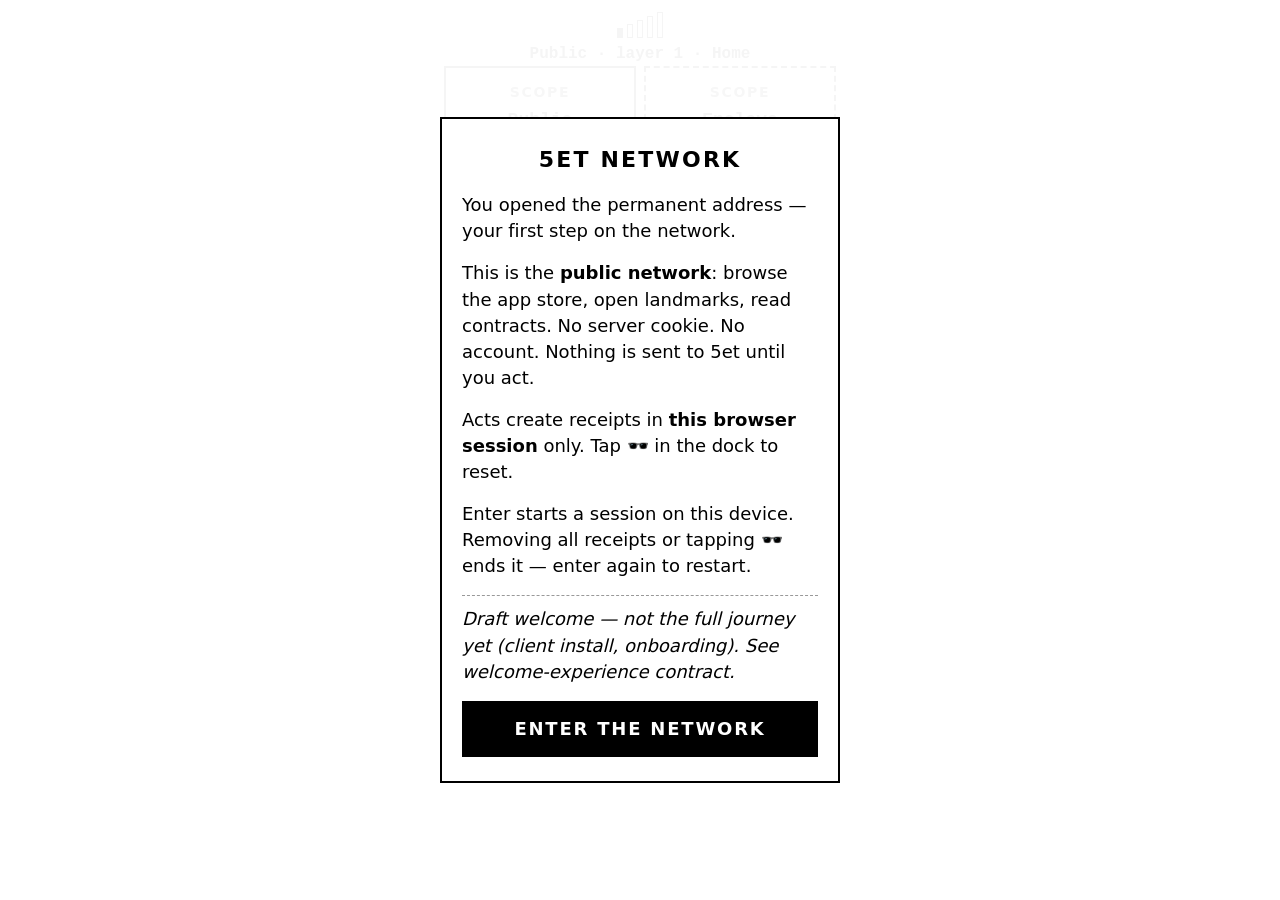
<file: network-frame.public.html>
<!doctype html>
<html lang="en" dir="auto">
<head>
<meta charset="utf-8">
<meta name="viewport" content="width=device-width, initial-scale=1, viewport-fit=cover">
<meta name="color-scheme" content="light">
<meta name="theme-color" content="#ffffff">
<meta http-equiv="Cache-Control" content="no-cache, no-store, must-revalidate">
<title>5et network · 20260909.16</title>
<!-- Web fonts deferred — e-ink uses system stack below; colour polish later. -->
<style>
:root {
  --ink: #000;
  --muted: #333;
  --dim: #555;
  --edge: #000;
  --edge-soft: #999;
  --panel: #fff;
  --ground: #fff;
  --btn-h: 60px;
  --app: 64px;
  --receipt: 40px;
  /* E-ink first: Boox/Android system faces, no network fetch. */
  --fd: system-ui, -apple-system, "Roboto", "Noto Sans", "Segoe UI", sans-serif;
  --fb: system-ui, -apple-system, "Roboto", "Noto Sans", "Segoe UI", sans-serif;
  --fm: ui-monospace, "Roboto Mono", "Droid Sans Mono", "Courier New", monospace;
  --dock-h: 56px;
}
* { box-sizing: border-box; }
html { -webkit-text-size-adjust: 100%; height: 100%; }
body {
  margin: 0; background: var(--ground); color: var(--ink);
  font-family: var(--fb); font-size: 20px; line-height: 1.5; font-weight: 400;
  -webkit-font-smoothing: none; font-smooth: never; text-rendering: optimizeSpeed;
  touch-action: manipulation; min-height: 100%; overflow-y: auto;
}
.shell {
  max-width: 420px; margin: 0 auto; min-height: 100dvh;
  display: flex; flex-direction: column;
  padding: max(10px, env(safe-area-inset-top)) max(14px, env(safe-area-inset-right))
    calc(var(--dock-h) + max(120px, env(safe-area-inset-bottom))) max(14px, env(safe-area-inset-left));
  gap: 10px;
}
.scope-bar {
  display: grid; grid-template-columns: 1fr 1fr; gap: 8px; flex-shrink: 0;
}
.layer-five {
  display: flex; align-items: flex-end; justify-content: center; gap: 4px;
  padding: 2px 0 4px; flex-shrink: 0;
}
.layer-five .tick {
  width: 6px; border: 1.5px solid var(--edge); background: var(--ground);
  border-radius: 0;
}
.layer-five .tick:nth-child(1) { height: 10px; }
.layer-five .tick:nth-child(2) { height: 14px; }
.layer-five .tick:nth-child(3) { height: 18px; }
.layer-five .tick:nth-child(4) { height: 22px; }
.layer-five .tick:nth-child(5) { height: 26px; }
.layer-five .tick.on { background: var(--ink); border-color: var(--ink); }
body.scope-confidential .layer-five .tick.on { background: var(--ink); }
.layer-caption {
  margin: 0; text-align: center; font-family: var(--fm); font-size: 16px; font-weight: 700;
  color: var(--ink); flex-shrink: 0;
}
.scope-opt {
  border: 2px dashed var(--edge); background: var(--ground);
  padding: 14px 16px 13px; text-align: center; cursor: pointer;
  font: inherit; color: inherit; border-radius: 0;
  -webkit-tap-highlight-color: transparent;
}
.scope-opt.on {
  border-style: solid; border-color: var(--ink); background: var(--panel);
}
.scope-kicker {
  display: block; font-family: var(--fd); font-size: 14px; font-weight: 700;
  letter-spacing: .12em; text-transform: uppercase; color: var(--muted);
}
.scope-name {
  display: block; font-family: var(--fm); font-size: 18px; font-weight: 700; color: var(--ink);
  margin-top: 4px;
}
body.scope-confidential .scope-opt[data-scope="confidential"] .scope-name::before {
  content: "📱 ";
}
.enclave-cta {
  width: 100%; padding: 14px 16px; flex-shrink: 0;
  border: 1.5px dashed var(--edge); background: var(--ground);
  font-family: var(--fm); font-size: 14px; font-weight: 600; color: var(--muted);
  text-align: center; cursor: pointer; border-radius: 0;
  -webkit-tap-highlight-color: transparent;
}
.enclave-cta[hidden] { display: none; }
body.scope-confidential .enclave-cta { border-color: var(--ink); color: var(--ink); }
.scope-bar.coach-pulse { animation: coach-pulse 1.2s ease-in-out 3; }
@keyframes coach-pulse {
  0%, 100% { outline: none; }
  50% { outline: 2px dashed var(--ink); outline-offset: 3px; }
}
.land { display: flex; flex-direction: column; gap: 10px; flex-shrink: 0; }
.apps-bar { display: flex; flex-direction: column; gap: 10px; }
.apps-title {
  margin: 0; font-family: var(--fd); font-size: 16px; font-weight: 700;
  letter-spacing: .16em; text-transform: uppercase; color: var(--ink); text-align: center;
}
.apps {
  display: grid; grid-template-columns: repeat(4, 1fr); gap: 10px;
  max-width: 360px; margin: 0 auto; width: 100%;
}
.app {
  display: flex; flex-direction: column; align-items: center; gap: 5px;
  color: var(--ink); text-decoration: none; cursor: pointer;
  -webkit-tap-highlight-color: transparent; border: none; background: none; padding: 0;
  font: inherit; min-width: 0;
  position: relative;
}
.app-shell {
  position: relative; width: var(--app); height: var(--app);
  display: flex; align-items: center; justify-content: center;
}
.app-icon {
  width: 100%; height: 100%; border-radius: 50%;
  border: 2px dotted var(--edge-soft); background: transparent;
  display: flex; align-items: center; justify-content: center;
  font-family: var(--fd); font-size: 16px; font-weight: 700; letter-spacing: .04em;
  position: relative; z-index: 1;
  color: var(--dim);
}
/* Untagged — no acts yet (dotted ring; dark enough for e-ink) */
.app.untagged .app-icon { border: 2px dotted #666; color: #444; background: transparent; }
.app.untagged .app-label { color: #444; font-weight: 700; }
/* Tagged — wallet: this unit holds your data (solid dark ring) */
.app.tagged .app-icon {
  border: 2.5px solid var(--ink); color: var(--ink); background: var(--panel);
}
.app.tagged .app-label { color: var(--ink); font-weight: 700; }
.app.active.untagged .app-icon {
  border-style: dashed; border-color: var(--muted); background: var(--ground);
  color: var(--muted); outline: 2px dashed var(--edge); outline-offset: 3px;
}
.app.active.tagged .app-icon { background: var(--ink); color: var(--ground); border-style: solid; border-color: var(--ink); outline: none; }
/* Wallet rings only: dotted = untagged, solid = holds data. Hat/confidential rings deferred. */
.app.has-confidential .app-shell::before,
.app.has-anonymous .app-shell::after { display: none; }
.hat-badge { display: none !important; }
.app.locked .app-icon::after { content: "·"; font-weight: 400; margin-left: 1px; }
.app-icon.slot { border-style: dashed; opacity: .35; }
.app-icon.add { border-style: dashed; font-size: 22px; font-weight: 400; line-height: 1; }
.app-add { opacity: .5; cursor: default; }
.app-label {
  font-family: var(--fd); font-size: 12px; font-weight: 700;
  letter-spacing: .08em; text-transform: uppercase;
}
.crumb-trail {
  display: none;
}
.shortcut-space { display: flex; flex-wrap: wrap; align-items: center; gap: 10px; }
.shortcut-space.empty { display: none; }
.shortcut-space.escape-right { flex-direction: row-reverse; }
.shortcuts { display: flex; flex-wrap: wrap; gap: 10px; flex: 1; min-width: 0; }
.shortcuts:empty { display: none; }
.stage { flex: 1; display: flex; flex-direction: column; gap: 10px; min-height: 0; }
.agent-head {
  display: flex; align-items: center; justify-content: space-between; gap: 10px;
  padding: 0 2px;
}
.frame-label {
  margin: 0; font-family: var(--fd); font-size: 14px; font-weight: 700;
  letter-spacing: .14em; text-transform: uppercase; color: var(--muted);
}
.hat {
  display: inline-flex; align-items: center; gap: 8px;
  border: 1.5px dashed var(--edge); background: var(--ground);
  padding: 8px 12px; font-family: var(--fm); font-size: 14px; font-weight: 600;
  color: var(--muted); cursor: pointer; border-radius: 999px;
  -webkit-tap-highlight-color: transparent;
}
.hat.confidential { border-style: solid; border-color: var(--ink); color: var(--ink); }
.hat-icon { font-size: 14px; line-height: 1; }
.hat-label { letter-spacing: .06em; text-transform: lowercase; }
.escape-atom {
  flex: 0 0 auto; position: relative;
  width: var(--app); height: var(--app);
}
.escape-atom svg { width: 20px; height: 20px; display: block; }
.escape-atom[hidden] { display: none; }
.atom {
  width: var(--app); height: var(--app); border-radius: 50%;
  border: 1.5px solid var(--edge); background: var(--ground);
  font-family: var(--fd); font-size: 10px; font-weight: 600; text-align: center;
  display: flex; align-items: center; justify-content: center;
  padding: 4px; line-height: 1.1; cursor: pointer;
  -webkit-tap-highlight-color: transparent; text-decoration: none; color: var(--ink);
}
.atom.net { font-size: 12px; letter-spacing: .08em; }
.atom.escape { background: var(--panel); }
.panel {
  border: 1px solid var(--edge); background: var(--panel);
  padding: 14px; display: flex; flex-direction: column; gap: 12px;
  width: 100%; min-width: 0;
}
.panel[hidden] { display: none; }
.unit-wallet {
  border: 1px dashed var(--edge); padding: 8px 10px; text-align: center;
  font-family: var(--fm); font-size: 11px; color: var(--muted);
  background: var(--ground); cursor: pointer; width: 100%;
  -webkit-tap-highlight-color: transparent;
}
.unit-wallet[hidden] { display: none; }
.view-body { display: none; flex-direction: column; gap: 12px; }
.view-body.on { display: flex; }
.view-body h1 {
  margin: 0; font-family: var(--fd); font-size: 18px; font-weight: 700;
  letter-spacing: .1em; text-transform: uppercase;
}
.view-body p { margin: 0; color: var(--muted); font-size: 16px; }
.store-list { display: flex; flex-direction: column; gap: 10px; margin: 0; padding: 0; list-style: none; }
.store-tile {
  display: flex; flex-direction: column; gap: 4px; padding: 14px 16px;
  border: 2px solid var(--edge); background: var(--ground); color: var(--ink);
  text-decoration: none; font: inherit; text-align: left; cursor: pointer;
  -webkit-tap-highlight-color: transparent;
}
.store-tile.locked { border-style: dashed; color: var(--muted); cursor: default; opacity: .85; }
.store-name { font-family: var(--fd); font-size: 17px; font-weight: 700; letter-spacing: .08em; text-transform: uppercase; }
.store-note { font-family: var(--fm); font-size: 14px; font-weight: 600; color: var(--muted); }
.store-tile:not(.locked) .store-note { color: var(--dim); }
.store-share {
  width: 100%; margin-top: 4px; padding: 14px 16px;
  border: 2px solid var(--ink); background: var(--ground); color: var(--ink);
  font-family: var(--fd); font-size: 16px; font-weight: 700;
  letter-spacing: .08em; text-transform: uppercase; cursor: pointer;
  -webkit-tap-highlight-color: transparent;
}
.share-modal {
  position: fixed; inset: 0; z-index: 25; display: flex;
  align-items: center; justify-content: center; padding: 16px;
  pointer-events: none;
}
.share-modal.open { pointer-events: auto; }
.share-modal[hidden] { display: none; }
.share-backdrop {
  position: absolute; inset: 0; border: none; padding: 0; margin: 0;
  background: rgba(255, 255, 255, .78); cursor: pointer;
}
.share-sheet {
  position: relative; z-index: 1; width: 100%; max-width: 360px;
  border: 2px solid var(--ink); background: var(--ground);
  padding: 18px 16px; display: flex; flex-direction: column; gap: 12px;
  align-items: center; text-align: center;
}
.share-lead {
  margin: 0; font-family: var(--fb); font-size: 16px; line-height: 1.4;
  font-weight: 600; color: var(--muted); width: 100%; text-align: left;
}
.share-qr {
  display: block; width: min(280px, 72vw); height: auto;
  border: 2px solid var(--edge); background: #fff;
}
.share-url {
  margin: 0; font-family: var(--fm); font-size: 13px; line-height: 1.4;
  word-break: break-all; color: var(--ink); width: 100%;
}
.land-note {
  padding: 10px 12px; border: 2px dashed var(--edge);
  font-family: var(--fm); font-size: 13px; color: var(--muted); text-align: center;
}
.meta { font-size: 13px; color: var(--muted); font-family: var(--fm); }
.app.receipt-linked { opacity: 1 !important; }
.app.receipt-linked .app-icon {
  outline: 2px solid var(--ink); outline-offset: 4px;
  border-color: var(--ink);
}
body.receipt-open .land { opacity: .28; pointer-events: none; }
body.receipt-open .land .apps-bar,
body.receipt-open .land .app.receipt-linked { opacity: 1; pointer-events: auto; }
body.receipt-open .shortcut-space,
body.receipt-open .frame-top,
body.receipt-open .agent-head,
body.receipt-open .app-face { opacity: .28; pointer-events: none; }
body.receipt-open #app-panel { display: none !important; }
.receipt-modal {
  position: fixed; inset: 0; z-index: 20; display: flex;
  align-items: center; justify-content: center; padding: 16px;
  pointer-events: none;
}
.receipt-modal.open { pointer-events: auto; }
.receipt-modal[hidden] { display: none; }
.receipt-backdrop {
  position: absolute; inset: 0; border: none; padding: 0; margin: 0;
  background: rgba(255, 255, 255, .78); cursor: pointer;
}
.receipt-sheet {
  position: relative; z-index: 1; width: 100%; max-width: 400px;
  max-height: min(75dvh, 560px); overflow: auto;
  border: 2px solid var(--ink); background: var(--ground);
  padding: 18px 16px; display: flex; flex-direction: column; gap: 12px;
}
.receipt-sheet .data-label {
  margin: 0; font-family: var(--fd); font-size: 18px; font-weight: 700;
  letter-spacing: .08em; text-transform: uppercase;
}
.receipt-summary {
  margin: 0; font-family: var(--fb); font-size: 17px; line-height: 1.45;
  font-weight: 600; color: var(--ink);
}
.receipt-body {
  font-family: var(--fm); font-size: 14px; line-height: 1.5;
  white-space: pre-wrap; word-break: break-word;
  border: 1.5px dashed var(--edge); padding: 12px 14px;
}
.receipt-dismiss {
  width: 100%; min-height: 52px; padding: 12px; border: 2px solid var(--edge);
  background: var(--panel); font-family: var(--fd); font-size: 16px;
  font-weight: 700; letter-spacing: .08em; text-transform: uppercase;
  cursor: pointer;
}
.toast {
  position: fixed; z-index: 15; left: 14px; right: 14px; bottom: calc(var(--dock-h) + 12px);
  max-width: 392px; margin: 0 auto; padding: 10px 12px;
  border: 1px dashed var(--edge); background: var(--ground);
  font-family: var(--fm); font-size: 12px; line-height: 1.45;
  white-space: pre-wrap; pointer-events: none;
}
.toast[hidden] { display: none; }
.toast.err { border-style: solid; border-color: var(--ink); }
.welcome {
  position: fixed; inset: 0; z-index: 25; display: flex;
  align-items: center; justify-content: center; padding: 16px;
  background: rgba(255, 255, 255, .96);
}
.welcome[hidden] { display: none; }
.welcome-card {
  width: 100%; max-width: 400px; border: 2px solid var(--ink);
  background: var(--ground); padding: 24px 20px; display: flex;
  flex-direction: column; gap: 16px; text-align: center;
}
.welcome-card .layer-five { padding: 4px 0 8px; gap: 6px; }
.welcome-card h2 {
  margin: 0; font-family: var(--fd); font-size: 22px; font-weight: 700;
  letter-spacing: .1em; text-transform: uppercase;
}
.welcome-lead {
  margin: 0; font-size: 19px; line-height: 1.4; font-weight: 700; color: var(--ink);
  text-align: left;
}
.welcome-body {
  margin: 0; font-size: 18px; line-height: 1.45; font-weight: 500; color: var(--ink);
  text-align: left;
}
.welcome-fine {
  margin: 0; font-size: 15px; line-height: 1.4; color: var(--muted); text-align: left;
}
.welcome-draft {
  margin: 0; font-size: 14px; line-height: 1.35; color: var(--dim);
  text-align: left; font-style: italic; border-top: 1px dashed var(--edge-soft);
  padding-top: 10px;
}
.welcome-card p, .welcome-card li {
  margin: 0; font-size: 18px; line-height: 1.45; color: var(--ink); text-align: left;
  font-weight: 500;
}
.welcome-card li strong { font-weight: 700; }
.welcome-card ul { margin: 0; padding-left: 22px; display: flex; flex-direction: column; gap: 12px; }
.welcome-enter {
  width: 100%; min-height: 56px; border: 2px solid var(--ink);
  background: var(--ink); color: var(--ground);
  font-family: var(--fd); font-size: 18px; font-weight: 700;
  letter-spacing: .1em; text-transform: uppercase; cursor: pointer;
}
.app-face {
  display: flex; flex-direction: column; gap: 12px; flex-shrink: 0;
}
.compose-input { display: flex; flex-direction: column; gap: 6px; }
.face-label {
  margin: 0; font-family: var(--fb); font-size: 18px; font-weight: 400;
  color: var(--ink); text-transform: lowercase; letter-spacing: .02em;
}
.atom-band {
  display: flex; justify-content: center; align-items: center; gap: 14px;
  min-height: 48px; flex-wrap: wrap;
}
.topic-atom {
  width: 44px; height: 44px; border-radius: 50%; flex: 0 0 auto;
  border: 1.5px solid var(--edge); background: var(--ground);
  font-family: var(--fm); font-size: 9px; font-weight: 700;
  display: flex; align-items: center; justify-content: center;
  padding: 4px; line-height: 1.05; text-align: center;
  cursor: pointer; -webkit-tap-highlight-color: transparent;
  color: var(--ink); overflow: hidden;
}
.topic-atom.empty {
  border-style: dashed; border-color: var(--edge-soft);
  opacity: .4; cursor: default; padding: 0;
}
.face-action { margin-top: 2px; }
body.welcome-pending .app-face,
body.welcome-pending .dock { visibility: hidden; pointer-events: none; }
.input {
  width: 100%; min-height: 96px; padding: 14px;
  border: 2px solid var(--edge); background: var(--ground); color: var(--ink);
  font: inherit; resize: vertical; border-radius: 0;
  -webkit-appearance: none; appearance: none;
}
.input::placeholder { color: var(--dim); opacity: 1; }
.enter {
  width: 100%; min-height: var(--btn-h); border: 2px solid var(--ink);
  background: var(--ink); color: var(--ground);
  font-family: var(--fd); font-size: 18px; font-weight: 700; letter-spacing: .1em;
  text-transform: uppercase; cursor: pointer;
  display: flex; align-items: center; justify-content: center; gap: 8px;
  border-radius: 0; -webkit-tap-highlight-color: transparent;
}
.enter:disabled { opacity: .35; }
.register-save {
  background: var(--panel); color: var(--ink); border-style: dashed;
  font-size: 14px; min-height: 48px; text-transform: uppercase;
  letter-spacing: .08em; font-family: var(--fd); font-weight: 700;
}
.register-save[hidden], .remove-event[hidden] { display: none; }
.remove-event {
  background: var(--ground); color: var(--ink); border-style: solid;
  font-size: 14px; min-height: 44px; text-transform: uppercase;
  letter-spacing: .08em; font-family: var(--fd); font-weight: 700;
}
.spin-hero {
  width: 120px; height: 120px; font-size: 16px; margin: 4px auto; border-width: 3px;
}
.spin-face {
  min-height: 68px; border: 2px solid var(--edge); padding: 14px;
  text-align: center; font-family: var(--fd); font-size: 26px; font-weight: 700;
  line-height: 1.2; display: flex; align-items: center; justify-content: center;
}
.spin-face.wait { font-size: 15px; font-weight: 600; color: var(--muted); }
.fine { font-size: 13px; color: var(--dim); text-align: center; margin: 0; }
.dock {
  position: fixed; z-index: 6; left: 0; right: 0; bottom: 0;
  pointer-events: none;
  padding: 0 max(10px, env(safe-area-inset-right)) max(6px, env(safe-area-inset-bottom))
    max(10px, env(safe-area-inset-start));
}
.dock-inner {
  max-width: 420px; margin: 0 auto;
  display: flex; align-items: flex-end; justify-content: space-between; gap: 10px;
}
.receipt-tray {
  display: flex; flex-direction: row; align-items: flex-end; gap: 6px;
  flex: 1; min-width: 0; overflow-x: auto; -webkit-overflow-scrolling: touch;
  pointer-events: auto; padding: 4px 0;
}
.receipt-tray.empty { visibility: hidden; }
.atom.event {
  flex: 0 0 auto;
  width: var(--receipt); height: var(--receipt); font-size: 12px; font-weight: 700;
  background: var(--panel);
}
.atom.event.visit { border-style: solid; }
.atom.event.act { border-style: dashed; }
.atom.event.compose { border-style: double; }
.atom.event.sel { outline: 2px dashed var(--ink); outline-offset: 2px; }
@media (prefers-reduced-motion: no-preference) {
  .atom.event.drop { animation: receipt-drop .3s ease-out; }
}
@keyframes receipt-drop {
  from { transform: translateY(8px); opacity: 0; }
  to { transform: translateY(0); opacity: 1; }
}
footer.dock-foot {
  flex: 0 0 auto; pointer-events: auto;
  font-family: var(--fm); font-size: 14px; font-weight: 600; color: var(--muted); text-align: end;
  background: var(--ground); border: 1.5px solid var(--edge); padding: 8px 12px;
  white-space: nowrap;
}
footer.dock-foot .anon {
  font-size: 20px; background: none; border: none; padding: 4px 6px; margin: 0;
  cursor: pointer; font-family: inherit; line-height: 1; vertical-align: middle;
  -webkit-tap-highlight-color: transparent;
}
footer.dock-foot .anon:focus-visible { outline: 2px solid var(--ink); outline-offset: 2px; }
a { color: inherit; }
.panel a { text-decoration: underline; text-underline-offset: 2px; }
</style>
</head>
<body>
<div class="shell">
  <div class="frame-top" id="frame-top">
    <div class="layer-five" id="layer-five" role="img"
         aria-label="Layer depth: public network">
      <span class="tick on" data-depth="1"></span>
      <span class="tick" data-depth="2"></span>
      <span class="tick" data-depth="3"></span>
      <span class="tick" data-depth="4"></span>
      <span class="tick" data-depth="5"></span>
    </div>
    <p class="layer-caption" id="layer-caption">Public · layer 1</p>
    <nav class="scope-bar" id="scope-bar" aria-label="Service scope">
    <button type="button" class="scope-opt on" id="scope-network" data-scope="network"
            aria-pressed="true" aria-label="Scope: Public network">
      <span class="scope-kicker">Scope</span>
      <span class="scope-name">Public</span>
    </button>
    <button type="button" class="scope-opt" id="scope-confidential" data-scope="confidential"
            aria-pressed="false" aria-label="Scope: Enclave on this device">
      <span class="scope-kicker">Scope</span>
      <span class="scope-name">Enclave</span>
    </button>
  </nav>

  <button type="button" class="enclave-cta" id="enclave-cta" hidden>
    Install enclave · leave public web
  </button>
  </div>

  <header class="land" id="land">
    <section class="apps-bar" aria-labelledby="apps-heading">
      <h2 class="apps-title" id="apps-heading">Apps</h2>
      <nav class="apps" aria-label="Network apps">
        <a class="app untagged" id="nav-store" href="#apps" aria-label="App store">
          <span class="app-shell">
            <span class="app-icon">▦</span>
          </span>
          <span class="app-label">Apps</span>
        </a>
        <a class="app untagged" id="nav-acme" href="#acme" aria-label="Acme">
          <span class="app-shell">
            <span class="app-icon">Ac</span>
            <span class="hat-badge" id="hat-badge-acme" aria-hidden="true"></span>
          </span>
          <span class="app-label">Acme</span>
        </a>
        
        <span class="app app-slot" aria-hidden="true">
          <span class="app-icon slot"></span>
          <span class="app-label">—</span>
        </span>
        <button type="button" class="app app-add" disabled aria-label="Add app (soon)">
          <span class="app-icon add">+</span>
          <span class="app-label">Add</span>
        </button>
      </nav>
    </section>

    <nav class="crumb-trail" id="crumb-trail" aria-hidden="true"></nav>

    <div class="shortcut-space" id="shortcut-space">
      <a class="atom escape escape-atom" id="escape-atom" href="#network" hidden
         aria-label="Back to home" title="Back to home · hold to move side">
        <svg viewBox="0 0 24 24" aria-hidden="true" focusable="false">
          <path d="M17 17 L8 8 M8 8 H12 M8 8 V12" fill="none" stroke="currentColor"
                stroke-width="2" stroke-linecap="square" stroke-linejoin="miter"/>
        </svg>
      </a>
      <div class="shortcuts" id="shortcut-atoms" aria-label="Shortcuts"></div>
    </div>
  </header>

  <div class="stage">
    <div class="agent-head">
      <p class="frame-label">Agent</p>
      <button type="button" class="hat" id="hat-marker" aria-label="Confidentiality: anonymous">
        <span class="hat-icon" aria-hidden="true">🕶️</span>
        <span class="hat-label" id="hat-label">anonymous</span>
      </button>
    </div>
    <div class="panel" id="app-panel" aria-label="App surface" hidden>
      <button type="button" class="unit-wallet" id="unit-wallet" hidden></button>
      <div id="view-network" class="view-body on" aria-hidden="false"></div>

      <div id="view-apps" class="view-body" aria-hidden="true">
        <h1>App store</h1>
        <p>Apps on the 5et network. Open a landmark or certify for company access.</p>
        <div class="store-list" role="list">
          <a class="store-tile" href="#acme" role="listitem">
            <span class="store-name">Acme</span>
            <span class="store-note">Landmark · 0,0 · demo spin</span>
          </a>
          <div class="store-tile locked" role="listitem" aria-disabled="true">
            <span class="store-name">5et</span>
            <span class="store-note">Company OS · hat and identity required</span>
          </div>
          
        </div>
        <button type="button" class="store-share" id="store-share">Share · network QR</button>
      </div>

      <div id="view-acme" class="view-body" aria-hidden="true">
        <h1>Acme · 0,0</h1>
        <p>Spin the wheel. Fake money. One demo spin.</p>
        <button type="button" class="atom spin-hero" id="acme-spin" aria-label="Spin the wheel">spin</button>
        <div class="spin-face wait" id="spin-face" aria-live="polite">Tap spin</div>
        <p class="fine">Demo only — no real money, no account.</p>
      </div>

      
    </div>

    <div class="app-face" aria-label="App face">
      <div class="compose-input">
        <label class="face-label" for="input-main">input</label>
        <textarea class="input" id="input-main" placeholder="" aria-label="Input" enterkeyhint="send"></textarea>
      </div>
      <div class="atom-band" id="topic-atoms" aria-label="Topics"></div>
      <button type="button" class="enter face-action" id="enter-main" aria-label="Submit input">
        <span aria-hidden="true">↵</span> Enter
      </button>
    </div>
  </div>
</div>

<div class="receipt-modal" id="receipt-modal" hidden role="dialog" aria-modal="true"
     aria-labelledby="receipt-title">
  <button type="button" class="receipt-backdrop" id="receipt-backdrop" aria-label="Close receipt"></button>
  <div class="receipt-sheet">
    <p class="data-label" id="receipt-title">Receipt · OS</p>
    <p class="receipt-summary" id="receipt-summary" hidden></p>
    <div class="receipt-body" id="receipt-body"></div>
    <button type="button" class="enter register-save" id="register-save" hidden>Register to save</button>
    <button type="button" class="enter remove-event" id="remove-event" hidden>Remove from session</button>
    <button type="button" class="enclave-cta" id="open-unit" hidden>Open app →</button>
    <button type="button" class="receipt-dismiss" id="receipt-dismiss">Dismiss</button>
  </div>
</div>

<div class="toast" id="toast" role="status" aria-live="polite" hidden></div>

<div class="share-modal" id="share-modal" hidden role="dialog" aria-modal="true"
     aria-labelledby="share-title">
  <button type="button" class="share-backdrop" id="share-backdrop" aria-label="Close share"></button>
  <div class="share-sheet">
    <p class="data-label" id="share-title">Network address</p>
    <p class="share-lead">Permanent QR — same code on the wall, on paper, here. Content behind it can change.</p>
    <img class="share-qr" src="frame.svg" width="328" height="328" alt="QR code for the 5et network frame">
    <p class="share-url" id="share-url"></p>
    <button type="button" class="receipt-dismiss" id="share-dismiss">Dismiss</button>
  </div>
</div>

<!-- Anonymous welcome — welcome-experience contract §2.2 -->
<div class="welcome" id="welcome" hidden>
  <div class="welcome-card">
    <h2>5et network</h2>
    <p class="welcome-lead">You opened the permanent address — your first step on the network.</p>
    <p class="welcome-body">This is the <strong>public network</strong>: browse the app store, open landmarks, read contracts. No server cookie. No account. Nothing is sent to 5et until you act.</p>
    <p class="welcome-body">Acts create receipts in <strong>this browser session</strong> only. Tap 🕶️ in the dock to reset.</p>
    <p class="welcome-fine">Enter starts a session on this device. Removing all receipts or tapping 🕶️ ends it — enter again to restart.</p>
    <p class="welcome-draft">Draft welcome — not the full journey yet (client install, onboarding). See welcome-experience contract.</p>
    <button type="button" class="welcome-enter" id="welcome-dismiss">Enter the network</button>
  </div>
</div>

<div class="dock" aria-label="History dock">
  <div class="dock-inner">
    <aside class="receipt-tray empty" id="receipt-tray" aria-label="Session"></aside>
    <footer class="dock-foot">
      <button type="button" class="anon" id="clear-history" title="Clear history" aria-label="Clear history">🕶️</button>
      · <span id="coord">apps</span>
    </footer>
  </div>
</div>
<script>
(function () {
  const PUBLIC_FRAME = true;
  const STORAGE_WELCOME = "5et-welcome-dismissed";
  const STORAGE_SCOPE = "5et-scope";
  const STORAGE_OS = "5et-os-events";
  const STORAGE_ESCAPE_SIDE = "5et-escape-side";
  const STORAGE_MARKER = "5et-marker";
  const STORAGE_DRAFT = "5et-frame-draft";
  const STORAGE_QUEUE = "5et-threshold-queue";

  const FRAME_VER = "20260911.17";
  window.__PIPELINE_ATOMS__ = [{"id": "2026-09-11-IMG-5048", "label": "IMG_5048"}, {"id": "2026-09-10-triage-stop-questioning-yourself-your-3", "label": "Zen as a foundational state"}, {"id": "2026-09-10-triage-stop-questioning-yourself-your-2", "label": "Human doubt"}, {"id": "2026-09-10-triage-stop-questioning-yourself-your-1", "label": "Self-trust"}];
  const NETWORK_FRAME_URL = (function () {
    const base = location.pathname.replace(/[^/]+$/, "");
    return location.origin + base + "frame.html";
  })();
  const WHERE_LABEL = { network: "home", apps: "store", acme: "Ac" };
  

  const views = {
    network: document.getElementById("view-network"),
    apps: document.getElementById("view-apps"),
    acme: document.getElementById("view-acme"),
    
  };
  const nav = {
    apps: document.getElementById("nav-store"),
    acme: document.getElementById("nav-acme"),
    
  };
  const toast = document.getElementById("toast");
  const receiptModal = document.getElementById("receipt-modal");
  const receiptBody = document.getElementById("receipt-body");
  const receiptBackdrop = document.getElementById("receipt-backdrop");
  const openUnitBtn = document.getElementById("open-unit");
  const receiptDismiss = document.getElementById("receipt-dismiss");
  const receiptTitle = document.getElementById("receipt-title");
  const receiptSummary = document.getElementById("receipt-summary");
  const welcome = document.getElementById("welcome");
  const welcomeDismiss = document.getElementById("welcome-dismiss");
  const shareModal = document.getElementById("share-modal");
  const shareUrl = document.getElementById("share-url");
  const storeShare = document.getElementById("store-share");
  const layerFive = document.getElementById("layer-five");
  const layerCaption = document.getElementById("layer-caption");
  const scopeBar = document.getElementById("scope-bar");
  const inputMain = document.getElementById("input-main");
  const shortcutRow = document.getElementById("shortcut-atoms");
  const shortcutSpace = document.getElementById("shortcut-space");
  const spinFace = document.getElementById("spin-face");
  const escapeAtom = document.getElementById("escape-atom");
  const osTray = document.getElementById("receipt-tray");
  const registerSave = document.getElementById("register-save");
  const removeEventBtn = document.getElementById("remove-event");
  const enterBtn = document.getElementById("enter-main");
  const topicAtoms = document.getElementById("topic-atoms");
  const appPanel = document.getElementById("app-panel");
  const hatBtn = document.getElementById("hat-marker");
  const hatLabel = document.getElementById("hat-label");
  const landHeader = document.getElementById("land");
  const enclaveCta = document.getElementById("enclave-cta");
  const scopeNetwork = document.getElementById("scope-network");
  const scopeConfidential = document.getElementById("scope-confidential");
  let deferredInstall = null;
  let walletUnit = null;
  let selectedEventId = null;
  let composeTimer = null;
  const WHEEL = [
    "0", "32", "15", "19", "4", "21", "2", "25", "17", "34", "6", "27", "13",
    "36", "11", "30", "8", "23", "10", "5", "24", "16", "33", "1", "20", "14",
    "31", "9", "22", "18", "29", "7", "28", "12", "35", "3", "26",
  ];
  const RED = new Set(["1","3","5","7","9","12","14","16","18","19","21","23","25","27","30","32","34","36"]);

  const landmarks = { acme: { label: "Acme", hash: "acme" } };
  const hatBadges = {
    acme: document.getElementById("hat-badge-acme"),
    
  };
  const HAT_ICON = { anonymous: "🕶", confidential: "🔒" };
  const UNIT_LABEL = { acme: "Acme" };
  

  function loadOs() {
    try {
      const raw = sessionStorage.getItem(STORAGE_OS);
      if (raw) return JSON.parse(raw);
    } catch (e) { /* ignore */ }
    return migrateLegacyOs();
  }

  function migrateLegacyOs() {
    const events = [];
    try {
      const trail = JSON.parse(sessionStorage.getItem("5et-nav-trail") || "[]");
      trail.forEach((step) => {
        events.push({
          at: step.at || new Date().toISOString(),
          id: newEventId(),
          os: "visit",
          where: step.id,
          units: [],
          marker: { type: "anonymous" },
        });
      });
    } catch (e) { /* ignore */ }
    events.sort((a, b) => String(a.at).localeCompare(String(b.at)));
    if (events.length) saveOs(events);
    return events;
  }

  function newEventId() {
    if (typeof crypto !== "undefined" && crypto.randomUUID) return crypto.randomUUID();
    return Date.now().toString(36) + Math.random().toString(36).slice(2, 8);
  }

  function currentText() {
    return inputMain.value.trim() || undefined;
  }

  function unitsFor(where, act) {
    if (act) {
      if (act.business_unit === "acme") return ["acme"];
      return [];
    }
    if (where === "acme") return ["acme"];
    if (where === "apps") return [];
    
    return [];
  }

  function layerFor(where, act) {
    if (act && act.business_unit === "acme") return "app";
    if (act) return "agent";
    if (where === "acme") return "app";
    if (where === "apps") return "agent";
    
    return "agent";
  }

  const PLACE_LABEL = { network: "Home", apps: "Store", acme: "Acme" };
  

  function isStandalone() {
    return window.matchMedia("(display-mode: standalone)").matches
      || window.navigator.standalone === true;
  }

  function landAtTop() {
    window.scrollTo(0, 0);
    if (landHeader) landHeader.scrollIntoView({ block: "start", behavior: "instant" });
  }

  function renderLayerFive(name) {
    const scope = getScope();
    const depth = scope === "confidential" ? 5 : 1;
    layerFive.querySelectorAll(".tick").forEach((tick, i) => {
      tick.classList.toggle("on", i < depth);
    });
    const place = PLACE_LABEL[name] || name;
    if (scope === "confidential") {
      layerCaption.textContent = "Enclave · layer 5 · " + place;
      layerFive.setAttribute("aria-label", "Layer 5 of 5, enclave on this device");
    } else {
      layerCaption.textContent = "Public · layer 1 · " + place;
      layerFive.setAttribute("aria-label", "Layer 1 of 5, public network");
    }
  }

  function welcomeAccepted() {
    try { return !!sessionStorage.getItem(STORAGE_WELCOME); }
    catch (e) { return false; }
  }

  function refreshWelcomeGate() {
    const pending = !welcomeAccepted() && !welcome.hidden;
    document.body.classList.toggle("welcome-pending", pending);
  }

  function maybeShowWelcome() {
    try {
      if (sessionStorage.getItem(STORAGE_WELCOME)) return;
    } catch (e) { /* ignore */ }
    welcome.hidden = false;
    scopeBar.classList.add("coach-pulse");
    refreshWelcomeGate();
  }

  function dismissWelcome() {
    welcome.hidden = true;
    scopeBar.classList.remove("coach-pulse");
    try { sessionStorage.setItem(STORAGE_WELCOME, "1"); } catch (e) { /* ignore */ }
    refreshWelcomeGate();
    landAtTop();
    route();
  }

  function renderEnclaveCta() {
    const scope = getScope();
    const standalone = isStandalone();
    if (standalone && scope === "confidential") {
      enclaveCta.hidden = true;
      return;
    }
    enclaveCta.hidden = false;
    if (!standalone && scope === "network") {
      enclaveCta.textContent = "Install enclave · leave public web";
    } else if (!standalone && scope === "confidential") {
      enclaveCta.textContent = "Install app to complete enclave";
    } else if (standalone && scope === "network") {
      enclaveCta.textContent = "Enter enclave on this device";
    }
  }

  async function tryInstallEnclave() {
    if (isStandalone()) {
      setScope("confidential");
      landAtTop();
      flashStatus("Enclave · on this device.", false);
      return;
    }
    setScope("confidential");
    if (deferredInstall) {
      deferredInstall.prompt();
      const choice = await deferredInstall.userChoice;
      if (choice.outcome === "accepted") {
        flashStatus("Installed — reopen from home screen for enclave.", false);
      }
      deferredInstall = null;
      renderEnclaveCta();
      return;
    }
    flashStatus("Install: Share → Add to Home Screen\nReopen from home screen to enter enclave.", false);
    renderEnclaveCta();
  }

  function getScope() {
    try {
      const s = sessionStorage.getItem(STORAGE_SCOPE);
      if (s === "confidential" || s === "network") return s;
    } catch (e) { /* ignore */ }
    return "network";
  }

  function setScope(scope) {
    try { sessionStorage.setItem(STORAGE_SCOPE, scope); } catch (e) { /* ignore */ }
    if (scope === "confidential") {
      try { sessionStorage.setItem(STORAGE_MARKER, "confidential"); } catch (e) { /* ignore */ }
    } else {
      try { sessionStorage.setItem(STORAGE_MARKER, "anonymous"); } catch (e) { /* ignore */ }
    }
    renderScope();
    renderHat();
    renderUnitLights();
    renderLayerFive(normalizeHash());
    updateCoord(normalizeHash());
  }

  function renderScope() {
    const scope = getScope();
    document.body.classList.toggle("scope-confidential", scope === "confidential");
    document.body.classList.toggle("scope-network", scope === "network");
    scopeNetwork.classList.toggle("on", scope === "network");
    scopeConfidential.classList.toggle("on", scope === "confidential");
    scopeNetwork.setAttribute("aria-pressed", scope === "network" ? "true" : "false");
    scopeConfidential.setAttribute("aria-pressed", scope === "confidential" ? "true" : "false");
    renderEnclaveCta();
    renderLayerFive(normalizeHash());
  }

  function updateAppsHeading(name) {
    const el = document.getElementById("apps-heading");
    if (!el) return;
    if (name === "apps") el.textContent = "App store · " + FRAME_VER;
    else el.textContent = "Apps · " + FRAME_VER;
  }

  function updateCoord(name) {
    const scope = getScope() === "confidential" ? "enclave" : "public";
    const where = name === "network" ? "apps" : name;
    document.getElementById("coord").textContent = scope + " · " + where + " · " + FRAME_VER;
  }

  function renderAppWallet(name) {
    const el = document.getElementById("unit-wallet");
    if (!el || name === "network" || name === "apps" || !UNIT_LABEL[name]) {
      if (el) el.hidden = true;
      return;
    }
    const events = unitEvents(name);
    if (!events.length) {
      el.hidden = true;
      return;
    }
    el.hidden = false;
    el.textContent = UNIT_LABEL[name] + " · " + events.length + " on this device · view wallet";
  }

  function getMarker() {
    if (getScope() === "confidential") return { type: "confidential" };
    try {
      if (sessionStorage.getItem(STORAGE_MARKER) === "confidential") {
        return { type: "confidential" };
      }
    } catch (e) { /* ignore */ }
    return { type: "anonymous" };
  }

  function renderHat() {
    const confidential = getMarker().type === "confidential";
    hatBtn.classList.toggle("confidential", confidential);
    hatLabel.textContent = confidential ? "confidential" : "anonymous";
    hatBtn.setAttribute("aria-label", "Confidentiality: " + hatLabel.textContent);
  }

  function cycleHat() {
    const next = getMarker().type === "anonymous" ? "confidential" : "anonymous";
    setScope(next === "confidential" ? "confidential" : "network");
    if (next === "confidential") {
      flashStatus("Enclave — on this device. Receipts stay in scope.", false);
      registerSave.hidden = false;
    } else {
      flashStatus("Public network — web frame.", false);
    }
  }

  function enrichEvent(entry) {
    const where = entry.where || normalizeHash();
    const text = entry.text !== undefined ? entry.text : currentText();
    const units = entry.units !== undefined ? entry.units : unitsFor(where, entry.act);
    const layer = entry.layer || layerFor(where, entry.act);
    const marker = entry.marker || getMarker();
    return {
      ...entry,
      id: entry.id || newEventId(),
      at: entry.at || new Date().toISOString(),
      marker,
      where,
      layer,
      units,
      text,
    };
  }

  function rebuildActQueue(events) {
    try {
      const q = events
        .filter((ev) => ev.os === "act" && ev.act && ev.act.act !== "agent")
        .map((ev) => ({ at: ev.at, act: ev.act }));
      localStorage.setItem(STORAGE_QUEUE, JSON.stringify(q));
    } catch (e) { /* ignore */ }
  }

  function saveOs(events) {
    try { sessionStorage.setItem(STORAGE_OS, JSON.stringify(events)); }
    catch (e) { /* private mode */ }
  }

  function logOs(entry, highlight) {
    const events = loadOs();
    const row = enrichEvent(entry);
    events.push(row);
    saveOs(events);
    rebuildActQueue(events);
    renderOsTray(highlight ? events.length - 1 : -1);
    renderUnitLights(row);
    return row;
  }

  function endSession() {
    try { sessionStorage.removeItem(STORAGE_WELCOME); } catch (e) { /* ignore */ }
    try { sessionStorage.removeItem(STORAGE_DRAFT); } catch (e) { /* ignore */ }
    inputMain.value = "";
    if (spinFace) {
      spinFace.textContent = "Tap spin";
      spinFace.classList.add("wait");
    }
    closeReceipt();
    location.hash = "#network";
    landAtTop();
    maybeShowWelcome();
    refreshWelcomeGate();
    route();
  }

  function removeEvent(id) {
    const events = loadOs().filter((ev) => ev.id !== id);
    saveOs(events);
    rebuildActQueue(events);
    closeReceipt();
    renderOsTray(-1);
    renderUnitLights();
    if (!events.length) endSession();
  }

  function markerType(ev) {
    const m = ev.marker || (ev.act && ev.act.marker);
    return (m && m.type) || "anonymous";
  }

  function unitHoldings() {
    const holdings = {};
    loadOs().forEach((ev) => {
      if (ev.os !== "act") return;
      const type = markerType(ev);
      (ev.units || []).forEach((u) => {
        if (!holdings[u]) holdings[u] = new Set();
        holdings[u].add(type);
      });
    });
    return holdings;
  }

  function holdingsLabel(hats) {
    if (!hats || !hats.size) return "No data held this session";
    const parts = [];
    if (hats.has("confidential")) parts.push("confidential");
    if (hats.has("anonymous")) parts.push("anonymous");
    return parts.join(" + ") + " on this device";
  }

  function unitEvents(unit) {
    return loadOs().filter((ev) => ev.os === "act" && (ev.units || []).includes(unit));
  }

  function renderUnitLights(recent, linkedUnits) {
    const holdings = unitHoldings();
    const currentHat = getMarker().type;
    const activeUnit = normalizeHash();
    const linked = linkedUnits ? new Set(linkedUnits) : null;
    Object.keys(nav).forEach((k) => {
      const el = nav[k];
      const hats = holdings[k];
      const tagged = !!(hats && hats.size);
      el.classList.toggle("tagged", tagged);
      el.classList.toggle("untagged", !tagged);
      el.classList.toggle("has-anonymous", !!(hats && hats.has("anonymous")));
      el.classList.toggle("has-confidential", !!(hats && hats.has("confidential")));
      el.classList.toggle("receipt-linked", !!(linked && linked.has(k)));
      const onUnit = activeUnit === k && !document.body.classList.contains("receipt-open");
      el.classList.toggle("hat-anonymous", onUnit && currentHat === "anonymous");
      el.classList.toggle("hat-confidential", onUnit && currentHat === "confidential");
      el.classList.toggle("lit-recent", !!(recent && recent.os === "act" && (recent.units || []).includes(k)));
      const badge = hatBadges[k];
      if (badge) badge.textContent = onUnit ? (HAT_ICON[currentHat] || "") : "";
      const base = UNIT_LABEL[k] || k;
      const count = unitEvents(k).length;
      let label = base;
      if (tagged) label += " — holds " + count + " on device";
      else label += " — no data";
      el.setAttribute("aria-label", label);
      el.title = tagged ? count + " receipt(s) on device" : "No data held";
    });
  }

  function openUnitWallet(unit) {
    const events = unitEvents(unit);
    if (!events.length) return false;
    walletUnit = unit;
    let label = unit === "acme" ? "Acme" : unit;
    
    receiptTitle.textContent = label + " · wallet";
    receiptSummary.hidden = true;
    receiptSummary.textContent = "";
    const lines = events.map((ev, i) => {
      return "[" + (i + 1) + "] " + eventLabel(ev) + " · " + ev.at + "\n" + JSON.stringify(ev, null, 2);
    });
    lines.push("", countLines(events.length) + " on this device — anonymous until you register.");
    receiptBody.textContent = lines.join("\n\n");
    registerSave.hidden = true;
    removeEventBtn.hidden = true;
    openUnitBtn.hidden = false;
    openUnitBtn.textContent = "Open " + label + " →";
    document.body.classList.add("receipt-open");
    appPanel.hidden = true;
    receiptModal.hidden = false;
    receiptModal.classList.add("open");
    renderUnitLights(null, [unit]);
    return true;
  }

  function countLines(n) {
    return n + " receipt" + (n === 1 ? "" : "s");
  }

  function eventSummary(ev) {
    if (ev.os === "visit") {
      const place = PLACE_LABEL[ev.where] || ev.where || "?";
      return "Visit · " + place + " — browse only";
    }
    if (ev.os === "compose") {
      return "Draft · OS agent — not sent yet";
    }
    if (ev.os === "act") {
      const act = ev.act || {};
      if (act.act === "agent") {
        const msg = (ev.text || act.message || "").trim();
        return "OS · agent" + (msg ? " — " + msg.slice(0, 48) : "");
      }
      if (act.act === "grant-request" && act.business_unit === "acme") {
        const spin = (act.note || "").match(/spin:\s*(.+)/i);
        return "Acme · grant" + (spin ? " · " + spin[1].split(/\s+/)[0] : "");
      }
      return "Act · " + (act.act || "?");
    }
    return "Event";
  }

  function eventLabel(ev) {
    if (ev.os === "compose") return "draft";
    if (ev.os === "visit") return WHERE_LABEL[ev.where] || (ev.where || "?").slice(0, 4);
    if (ev.os === "act") {
      const act = ev.act || {};
      if (act.act === "grant-request") {
        const spin = (act.note || "").match(/spin:\s*(.+)/i);
        if (spin) return spin[1].split(/\s+/)[0];
        return "Ac";
      }
      if (act.act === "agent") return "OS";
      if (act.act === "inbox") return "↵";
      return (act.act || "?").slice(0, 3);
    }
    return "?";
  }

  function eventClass(ev) {
    if (ev.os === "compose") return "compose";
    if (ev.os === "visit") return ev.external ? "visit ext" : "visit";
    return "act";
  }

  function topicLabel(text, max) {
    const t = (text || "").trim().replace(/\s+/g, " ");
    if (!t) return "…";
    return t.length <= max ? t : t.slice(0, max - 1) + "…";
  }

  function renderTopicAtoms() {
    if (!topicAtoms) return;
    topicAtoms.innerHTML = "";
    const pipeline = Array.isArray(window.__PIPELINE_ATOMS__) ? window.__PIPELINE_ATOMS__ : [];
    const session = loadOs()
      .filter((ev) => ev.os === "act" || (ev.os === "compose" && ev.text))
      .slice(-4)
      .reverse()
      .map((ev) => ({
        id: ev.id,
        label: topicLabel(ev.text || eventLabel(ev), 10),
        event: ev,
      }));
    const merged = [];
    const seen = new Set();
    pipeline.forEach((a) => {
      const key = a.id || a.label;
      if (!key || seen.has(key)) return;
      seen.add(key);
      merged.push({ id: key, label: topicLabel(a.label, 10) });
    });
    session.forEach((a) => {
      if (!a.id || seen.has(a.id)) return;
      seen.add(a.id);
      merged.push(a);
    });
    const slots = merged.slice(0, 4);
    while (slots.length < 4) slots.push(null);
    slots.forEach((slot) => {
      if (!slot) {
        const empty = document.createElement("span");
        empty.className = "topic-atom empty";
        empty.setAttribute("aria-hidden", "true");
        topicAtoms.appendChild(empty);
        return;
      }
      const el = document.createElement(slot.event ? "button" : "span");
      el.className = "topic-atom";
      el.textContent = slot.label;
      if (slot.event) {
        el.type = "button";
        el.title = slot.event.text || eventLabel(slot.event);
        el.addEventListener("click", () => showEvent(slot.event));
      } else if (slot.id) {
        el.title = slot.id;
      }
      topicAtoms.appendChild(el);
    });
  }

  function renderOsTray(highlightIndex) {
    const events = loadOs();
    osTray.innerHTML = "";
    events.forEach((ev, index) => {
      const btn = document.createElement("button");
      btn.type = "button";
      btn.className = "atom event " + eventClass(ev);
      if (index === highlightIndex) btn.classList.add("drop");
      if (ev.id === selectedEventId) btn.classList.add("sel");
      btn.textContent = eventLabel(ev);
      const hint = eventSummary(ev) + " · " + [ev.at, (ev.units || []).join("+")].filter(Boolean).join(" · ");
      btn.title = hint;
      btn.setAttribute("aria-label", eventLabel(ev));
      btn.addEventListener("click", () => showEvent(ev));
      osTray.appendChild(btn);
    });
    osTray.classList.toggle("empty", events.length === 0);
    if (events.length && highlightIndex >= 0) {
      osTray.lastElementChild.scrollIntoView({ block: "nearest", inline: "end", behavior: "smooth" });
    }
    renderTopicAtoms();
  }

  function loadShortcuts() {
    try { return JSON.parse(localStorage.getItem("5et-shortcuts") || "[]"); }
    catch (e) { return []; }
  }

  function renderShortcuts() {
    shortcutRow.innerHTML = "";
    loadShortcuts().forEach((id) => {
      const def = landmarks[id];
      if (!def) return;
      const el = document.createElement("a");
      el.className = "atom";
      el.href = "#" + def.hash;
      el.title = def.label;
      el.textContent = def.label;
      shortcutRow.appendChild(el);
    });
    syncShortcutSpace();
  }

  function loadEscapeSide() {
    try {
      const side = localStorage.getItem(STORAGE_ESCAPE_SIDE);
      if (side === "left" || side === "right") return side;
    } catch (e) { /* ignore */ }
    return "left";
  }

  function renderEscapeSide() {
    shortcutSpace.classList.toggle("escape-right", loadEscapeSide() === "right");
  }

  function toggleEscapeSide() {
    const next = loadEscapeSide() === "left" ? "right" : "left";
    try { localStorage.setItem(STORAGE_ESCAPE_SIDE, next); } catch (e) { /* ignore */ }
    renderEscapeSide();
    flashStatus("Escape on " + next, false);
  }

  function syncShortcutSpace() {
    const hasEscape = !escapeAtom.hidden;
    const hasShortcuts = shortcutRow.children.length > 0;
    shortcutSpace.classList.toggle("empty", !hasEscape && !hasShortcuts);
  }

  function normalizeHash() {
    let hash = (location.hash || "#network").replace("#", "").toLowerCase();
    if (hash === "home" || hash === "inbox" || hash === "interest") hash = "network";
    if (!hash) hash = "network";
    if (!views[hash]) hash = "network";
    return hash;
  }

  function route() {
    if (document.body.classList.contains("receipt-open")) closeReceipt();
    const name = normalizeHash();
    Object.entries(views).forEach(([key, el]) => {
      const on = key === name;
      el.classList.toggle("on", on);
      el.setAttribute("aria-hidden", on ? "false" : "true");
    });
    Object.keys(nav).forEach((k) => nav[k].classList.toggle("active", k === name));
    updateCoord(name);
    updateAppsHeading(name);
    const onNetwork = name === "network";
    appPanel.hidden = onNetwork;
    escapeAtom.hidden = onNetwork;
    
    syncShortcutSpace();
    if (welcomeAccepted()) {
      const last = loadOs().slice(-1)[0];
      const sameVisit = last && last.os === "visit" && last.where === name;
      if (!sameVisit) logOs({ os: "visit", where: name, text: currentText() }, false);
    }
    renderUnitLights();
    renderLayerFive(name);
    renderAppWallet(name);
    if (name === "network") landAtTop();
    if (name === "network") renderShortcuts();
  }

  function collectAct(act) {
    logOs({ os: "act", act, text: currentText() }, true);
  }

  let toastTimer = null;

  function hideToast() {
    if (toastTimer) { clearTimeout(toastTimer); toastTimer = null; }
    toast.hidden = true;
    toast.textContent = "";
    toast.classList.remove("err");
  }

  function clearStatus() {
    hideToast();
    closeReceipt();
  }

  function closeReceipt() {
    document.body.classList.remove("receipt-open");
    receiptModal.hidden = true;
    receiptModal.classList.remove("open");
    registerSave.hidden = true;
    removeEventBtn.hidden = true;
    openUnitBtn.hidden = true;
    walletUnit = null;
    selectedEventId = null;
    receiptBody.textContent = "";
    receiptSummary.textContent = "";
    receiptSummary.hidden = true;
    receiptTitle.textContent = "Receipt · OS";
    renderOsTray(-1);
    renderUnitLights();
    const onNetwork = normalizeHash() === "network";
    appPanel.hidden = onNetwork;
  }

  function flashStatus(text, isError) {
    hideToast();
    toast.textContent = text;
    toast.classList.toggle("err", !!isError);
    toast.hidden = false;
    if (!isError) {
      toastTimer = setTimeout(hideToast, 2800);
    }
  }

  function openReceipt(ev) {
    hideToast();
    walletUnit = null;
    openUnitBtn.hidden = true;
    selectedEventId = ev.id;
    receiptTitle.textContent = "Receipt · OS";
    receiptSummary.hidden = false;
    receiptSummary.textContent = eventSummary(ev);
    document.body.classList.add("receipt-open");
    appPanel.hidden = true;
    const lines = [JSON.stringify(ev, null, 2), "", "OS layer — on this device only."];
    if (ev.os === "act") {
      lines.push("Anonymous by default. Remove below or clear 🕶️ in dock.");
    }
    receiptBody.textContent = lines.join("\n");
    removeEventBtn.hidden = false;
    if (ev.os === "act") registerSave.hidden = false;
    receiptModal.hidden = false;
    receiptModal.classList.add("open");
    renderOsTray(-1);
    renderUnitLights(null, ev.units || []);
  }

  function showEvent(ev) {
    if (selectedEventId === ev.id && document.body.classList.contains("receipt-open")) {
      closeReceipt();
      return;
    }
    openReceipt(ev);
  }

  removeEventBtn.addEventListener("click", () => {
    if (!selectedEventId) return;
    if (!confirm("Remove this act record from your device?\n\nIf this was the last one, you withdraw acceptance — enter again before the next act.")) return;
    removeEvent(selectedEventId);
  });
  receiptBackdrop.addEventListener("click", closeReceipt);
  receiptDismiss.addEventListener("click", closeReceipt);
  openUnitBtn.addEventListener("click", () => {
    if (!walletUnit) return;
    closeReceipt();
    location.hash = "#" + walletUnit;
  });
  document.getElementById("unit-wallet").addEventListener("click", () => {
    const name = normalizeHash();
    if (unitEvents(name).length) openUnitWallet(name);
  });
  welcomeDismiss.addEventListener("click", dismissWelcome);

  function openShare() {
    if (shareUrl) shareUrl.textContent = NETWORK_FRAME_URL;
    shareModal.hidden = false;
    shareModal.classList.add("open");
  }

  function closeShare() {
    shareModal.classList.remove("open");
    shareModal.hidden = true;
  }

  if (storeShare) storeShare.addEventListener("click", openShare);
  document.getElementById("share-backdrop").addEventListener("click", closeShare);
  document.getElementById("share-dismiss").addEventListener("click", closeShare);

  function openRegister() {
    location.hash = "#network";
    inputMain.value = "Register — save my receipts across devices.";
    inputMain.readOnly = false;
    saveDraft();
    route();
    inputMain.focus();
  }

  function dropSeed(message) {
    const view = normalizeHash();
    
    if (!message) {
      flashStatus("Type a message first.", true);
      return;
    }
    let act;
    if (view === "acme") {
      act = {
        act: "grant-request",
        marker: getMarker(),
        business_unit: "acme",
        entitlement: "casino-spin",
        note: message,
      };
      collectAct(act);
    } else {
      act = {
        act: "agent",
        marker: getMarker(),
        message,
      };
      logOs({ os: "act", act, text: message }, true);
    }
    inputMain.value = "";
    saveDraft();
  }

  function acmeKnock(extra) {
    const note = [acmeNote(), extra].filter(Boolean).join(" — ") || undefined;
    collectAct({
      act: "grant-request",
      marker: getMarker(),
      business_unit: "acme",
      entitlement: "casino-spin",
      note,
    });
  }

  try {
    const draft = sessionStorage.getItem(STORAGE_DRAFT);
    if (draft) inputMain.value = draft;
  } catch (e) { /* ignore */ }

  function saveDraft() {
    try { sessionStorage.setItem(STORAGE_DRAFT, inputMain.value); }
    catch (e) { /* ignore */ }
  }

  inputMain.addEventListener("input", () => {
    if (document.body.classList.contains("receipt-open")) closeReceipt();
    saveDraft();
    clearTimeout(composeTimer);
    composeTimer = setTimeout(() => {
      if (!welcomeAccepted()) return;
      const text = currentText();
      if (!text) return;
      const events = loadOs();
      const last = events[events.length - 1];
      if (last && last.os === "compose" && last.text === text) return;
      logOs({ os: "compose", text }, false);
    }, 1800);
  });

  enterBtn.addEventListener("click", () => dropSeed(inputMain.value.trim()));
  inputMain.addEventListener("keydown", (event) => {
    if (event.key === "Enter" && !event.shiftKey) {
      event.preventDefault();
      dropSeed(inputMain.value.trim());
    }
  });

  function spinWheel() {
    const n = WHEEL[Math.floor(Math.random() * WHEEL.length)];
    const colour = n === "0" ? "green" : RED.has(n) ? "red" : "black";
    return { n, colour, label: n + " " + colour };
  }

  function acmeNote() {
    const draft = inputMain.value.trim();
    if (draft) return draft;
    const events = loadOs();
    for (let i = events.length - 1; i >= 0; i--) {
      const ev = events[i];
      if (ev.os === "visit" && ev.where === "acme" && ev.draft) return ev.draft;
    }
    return undefined;
  }

  

  document.getElementById("acme-spin").addEventListener("click", () => {
    const result = spinWheel();
    spinFace.classList.remove("wait");
    spinFace.textContent = result.label;
    acmeKnock("spin: " + result.label);
  });

  function clearLocalHistory() {
    if (!confirm("Withdraw act-record acceptance?\n\nAll receipts on this device will be removed. Enter again before the next act.")) {
      return;
    }
    try { sessionStorage.removeItem(STORAGE_OS); } catch (e) { /* ignore */ }
    try { sessionStorage.removeItem("5et-nav-trail"); } catch (e) { /* ignore */ }
    try { sessionStorage.removeItem("5et-visited-landmarks"); } catch (e) { /* ignore */ }
    try { sessionStorage.removeItem(STORAGE_SCOPE); } catch (e) { /* ignore */ }
    try { sessionStorage.removeItem(STORAGE_MARKER); } catch (e) { /* ignore */ }
    try { localStorage.removeItem(STORAGE_QUEUE); } catch (e) { /* ignore */ }
    setScope(isStandalone() ? "confidential" : "network");
    renderShortcuts();
    endSession();
  }

  document.getElementById("clear-history").addEventListener("click", clearLocalHistory);
  registerSave.addEventListener("click", openRegister);
  hatBtn.addEventListener("click", cycleHat);
  scopeNetwork.addEventListener("click", () => {
    if (getScope() !== "network") {
      setScope("network");
      landAtTop();
    }
  });
  scopeConfidential.addEventListener("click", () => {
    if (getScope() !== "confidential") tryInstallEnclave();
  });
  enclaveCta.addEventListener("click", tryInstallEnclave);

  window.addEventListener("beforeinstallprompt", (event) => {
    event.preventDefault();
    deferredInstall = event;
    renderEnclaveCta();
  });

  let escapeHoldTimer = null;
  let escapeHeld = false;
  escapeAtom.addEventListener("pointerdown", (event) => {
    escapeHeld = false;
    escapeHoldTimer = setTimeout(() => {
      escapeHeld = true;
      toggleEscapeSide();
    }, 550);
  });
  escapeAtom.addEventListener("pointerup", () => {
    if (escapeHoldTimer) { clearTimeout(escapeHoldTimer); escapeHoldTimer = null; }
  });
  escapeAtom.addEventListener("pointerleave", () => {
    if (escapeHoldTimer) { clearTimeout(escapeHoldTimer); escapeHoldTimer = null; }
  });
  escapeAtom.addEventListener("click", (event) => {
    if (escapeHeld) {
      event.preventDefault();
      escapeHeld = false;
    }
  });

  document.addEventListener("click", (event) => {
    if (!document.body.classList.contains("receipt-open")) return;
    const t = event.target;
    if (receiptModal.contains(t)) return;
    if (osTray.contains(t)) return;
    if (t.closest(".atom.event")) return;
    if (t.closest(".dock-foot")) return;
    if (t.closest(".app.receipt-linked")) return;
    closeReceipt();
  });

  document.addEventListener("keydown", (event) => {
    if (event.key !== "Escape") return;
    if (document.body.classList.contains("receipt-open")) closeReceipt();
    else if (shareModal && !shareModal.hidden) closeShare();
  });

  const appsHeading = document.getElementById("apps-heading");
  if (appsHeading) updateAppsHeading(normalizeHash());

  renderEscapeSide();
  if (isStandalone()) setScope("confidential");
  else renderScope();
  renderHat();
  renderLayerFive(normalizeHash());
  landAtTop();
  renderShortcuts();
  renderOsTray(-1);
  renderUnitLights();
  maybeShowWelcome();
  refreshWelcomeGate();
  window.addEventListener("hashchange", route);
  if (!location.hash || location.hash === "#home") history.replaceState(null, "", "#network");
  route();
})();
</script>
<!-- 🤖 Last AI edit: 2026-09-08 20:35 · grok-4.6 · app store share QR -->
</body>
</html>
</file>
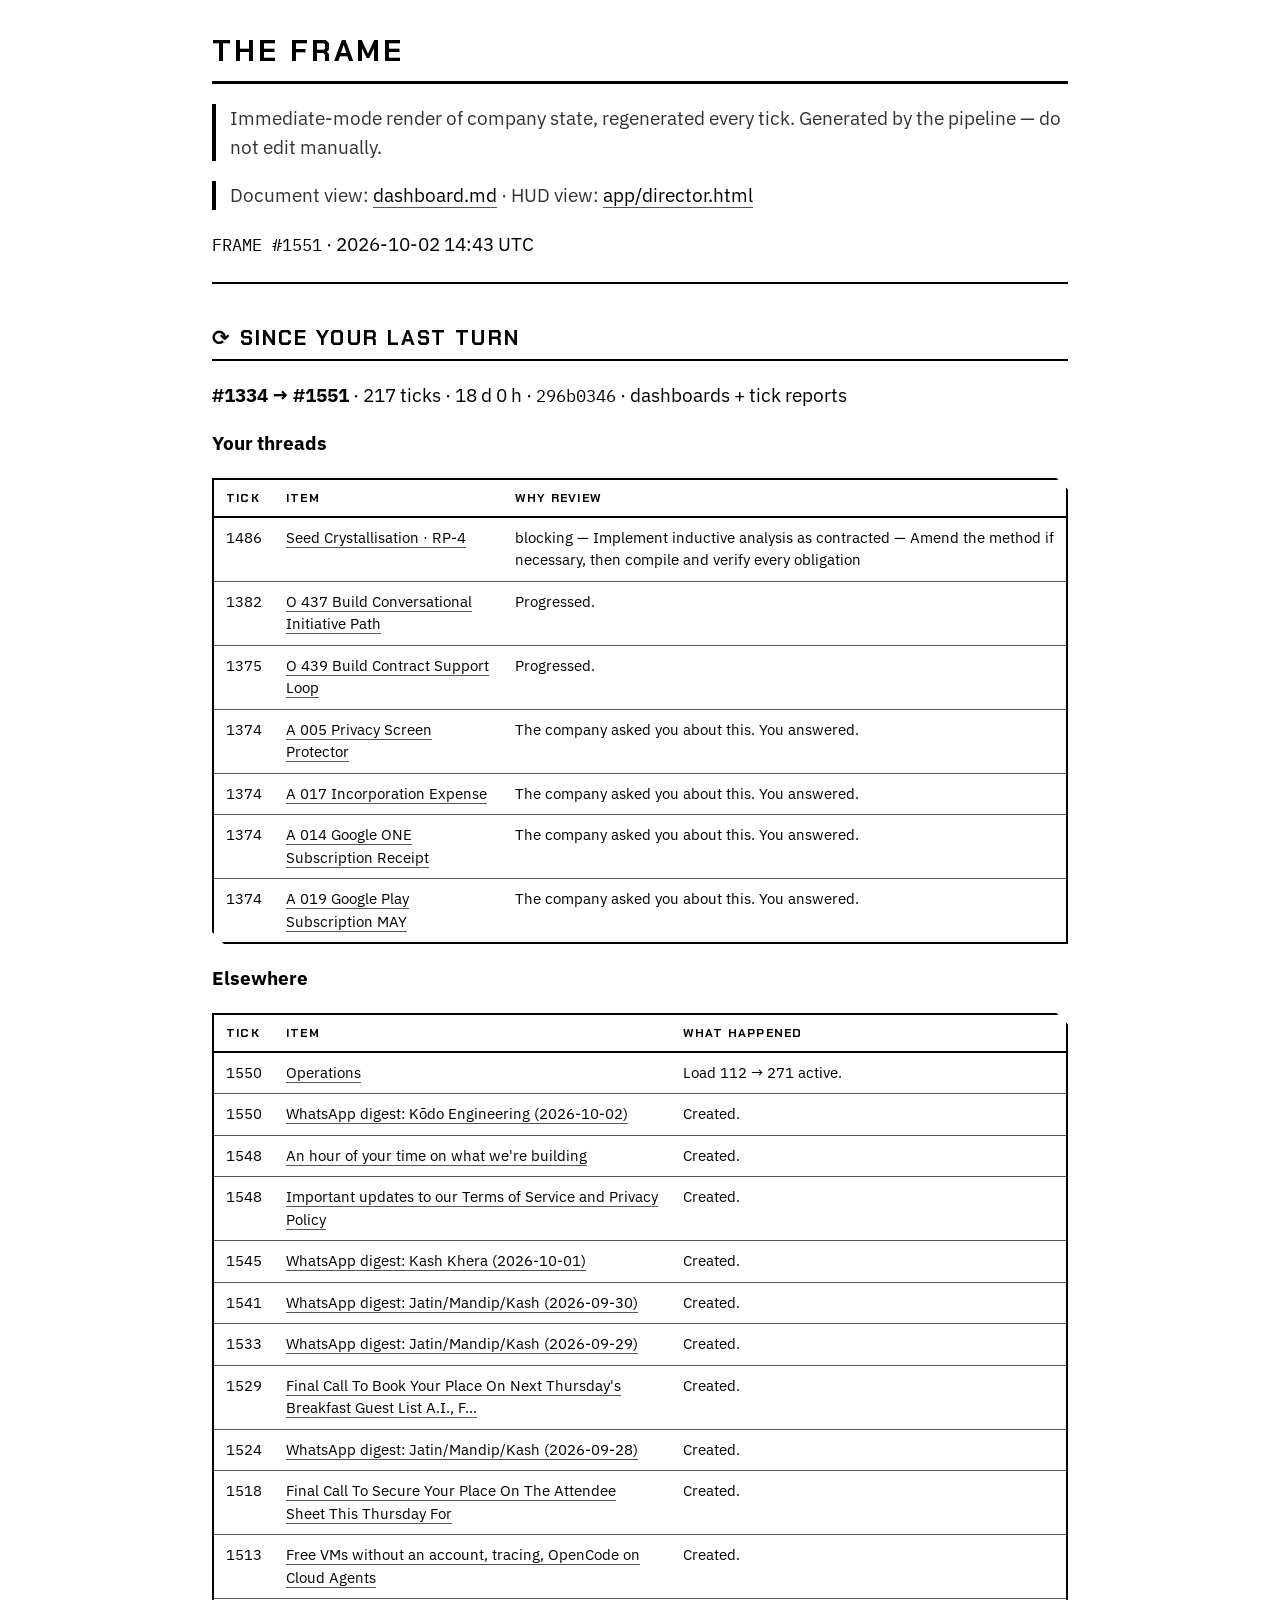
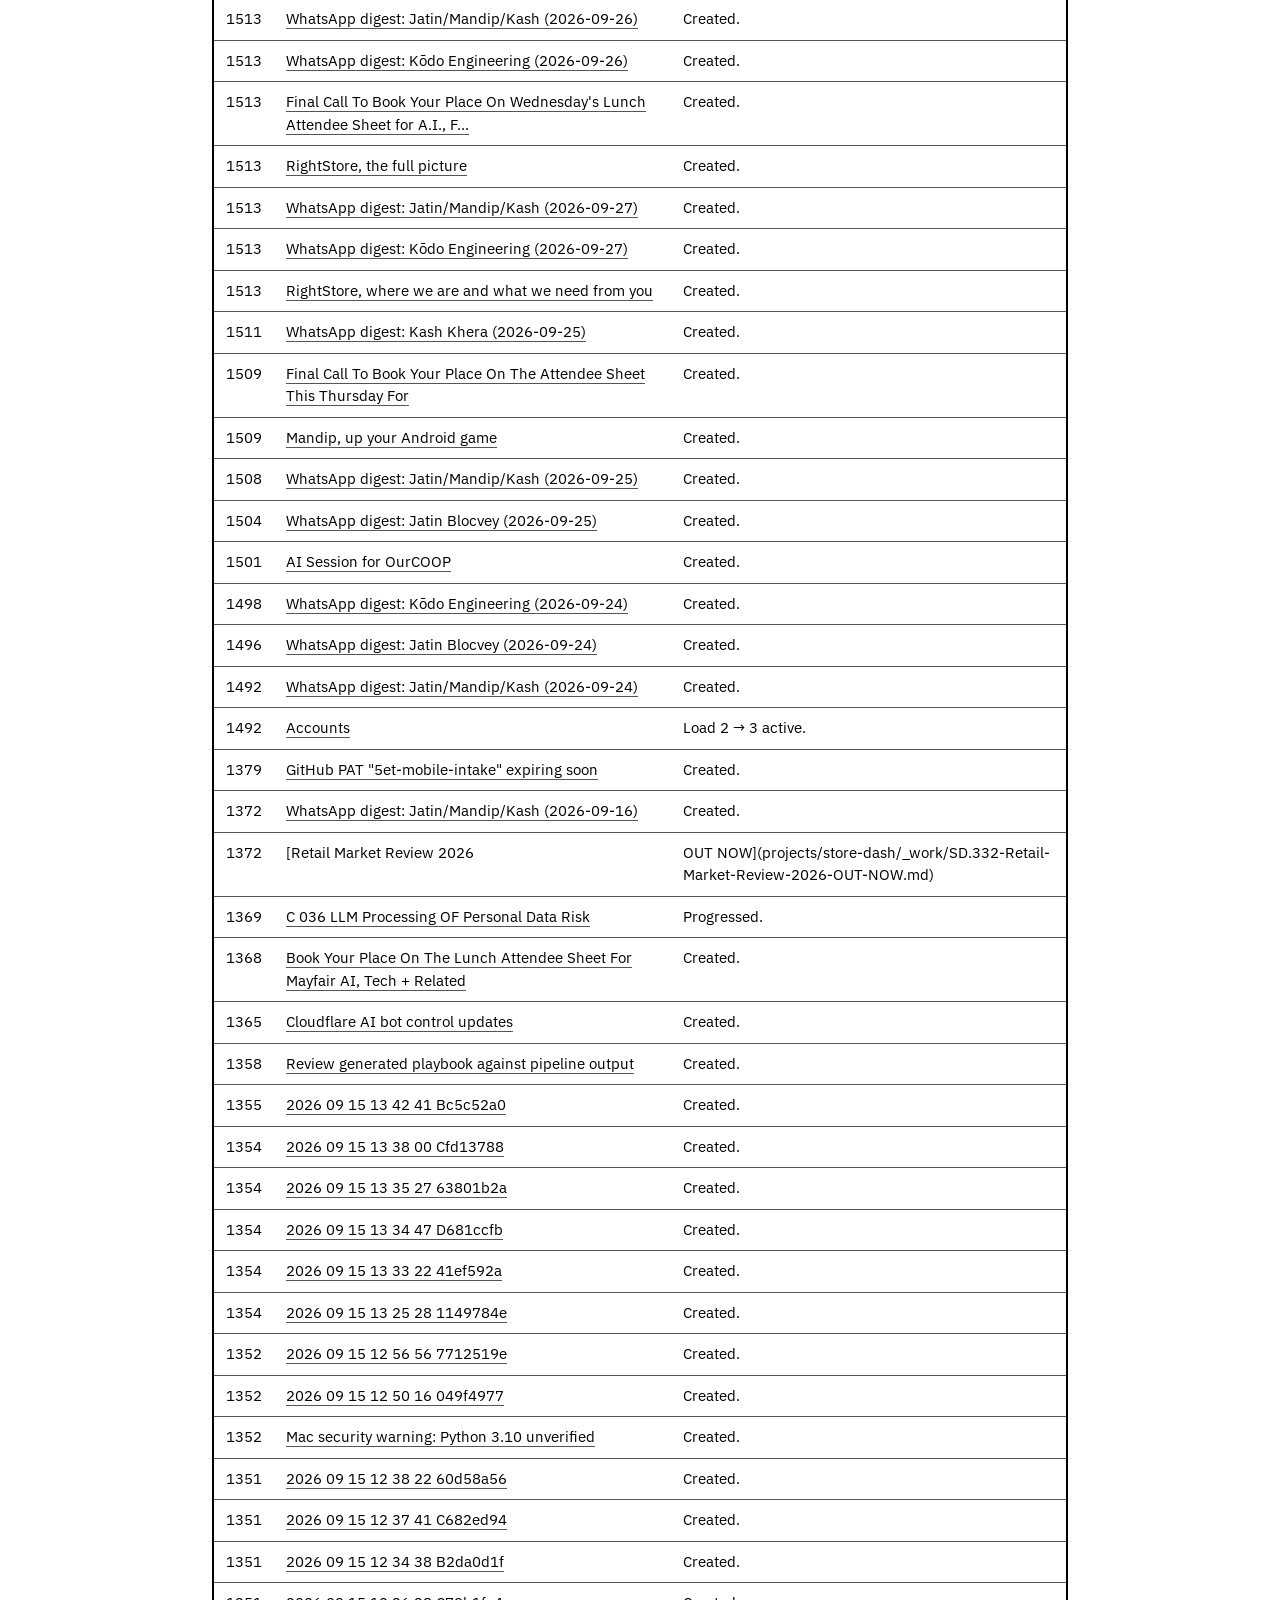
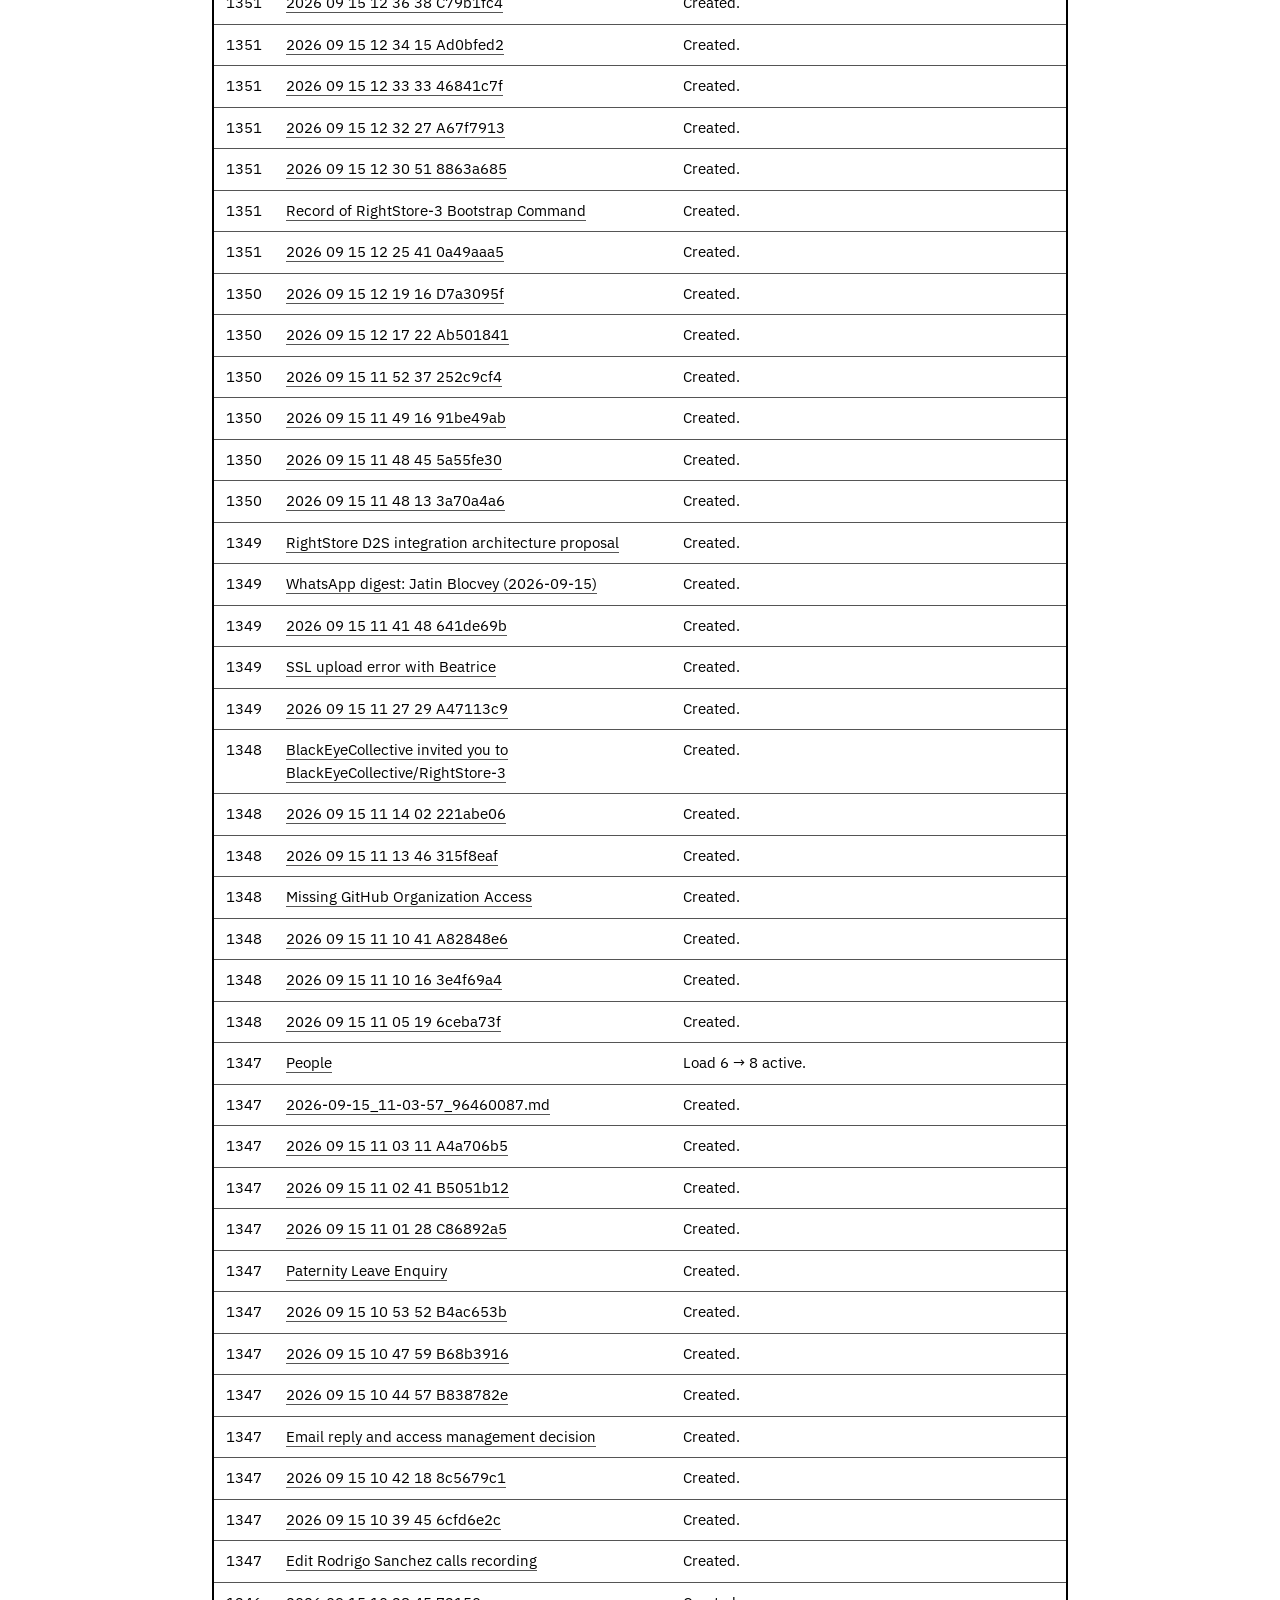
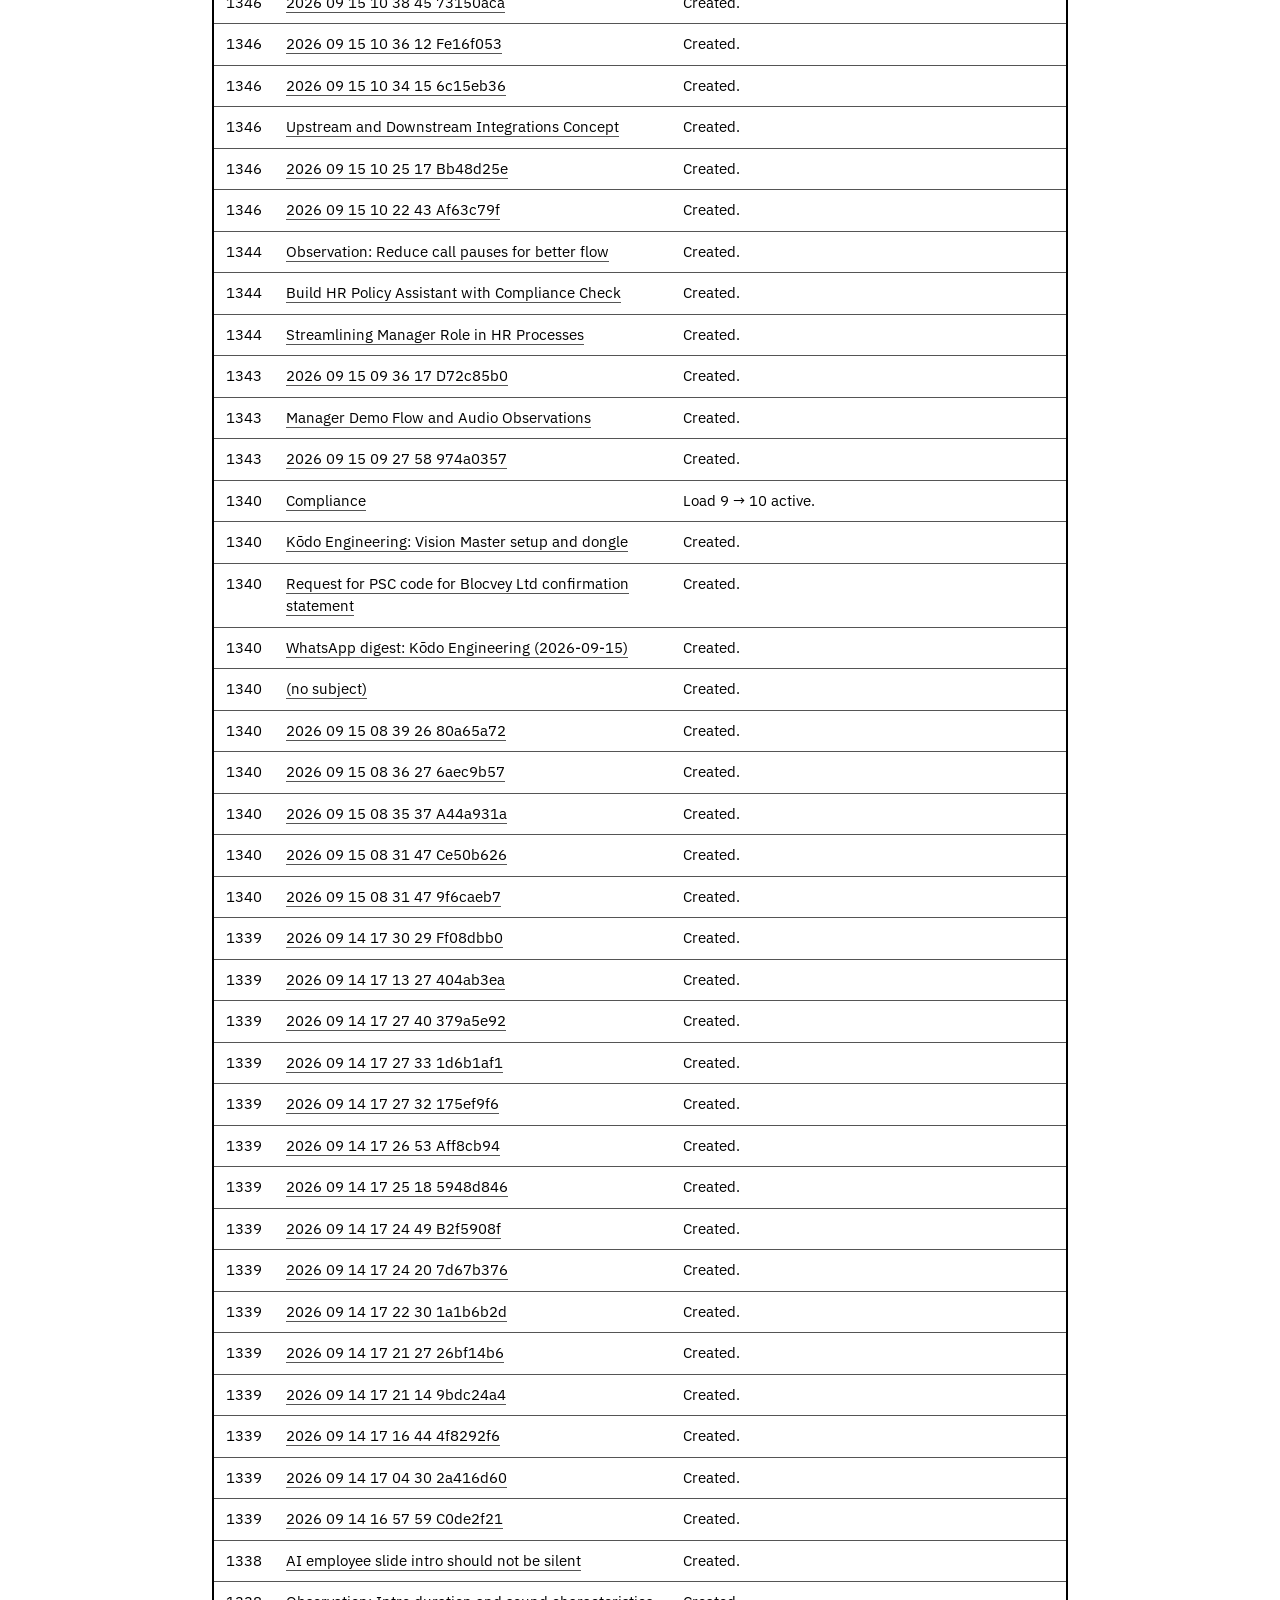
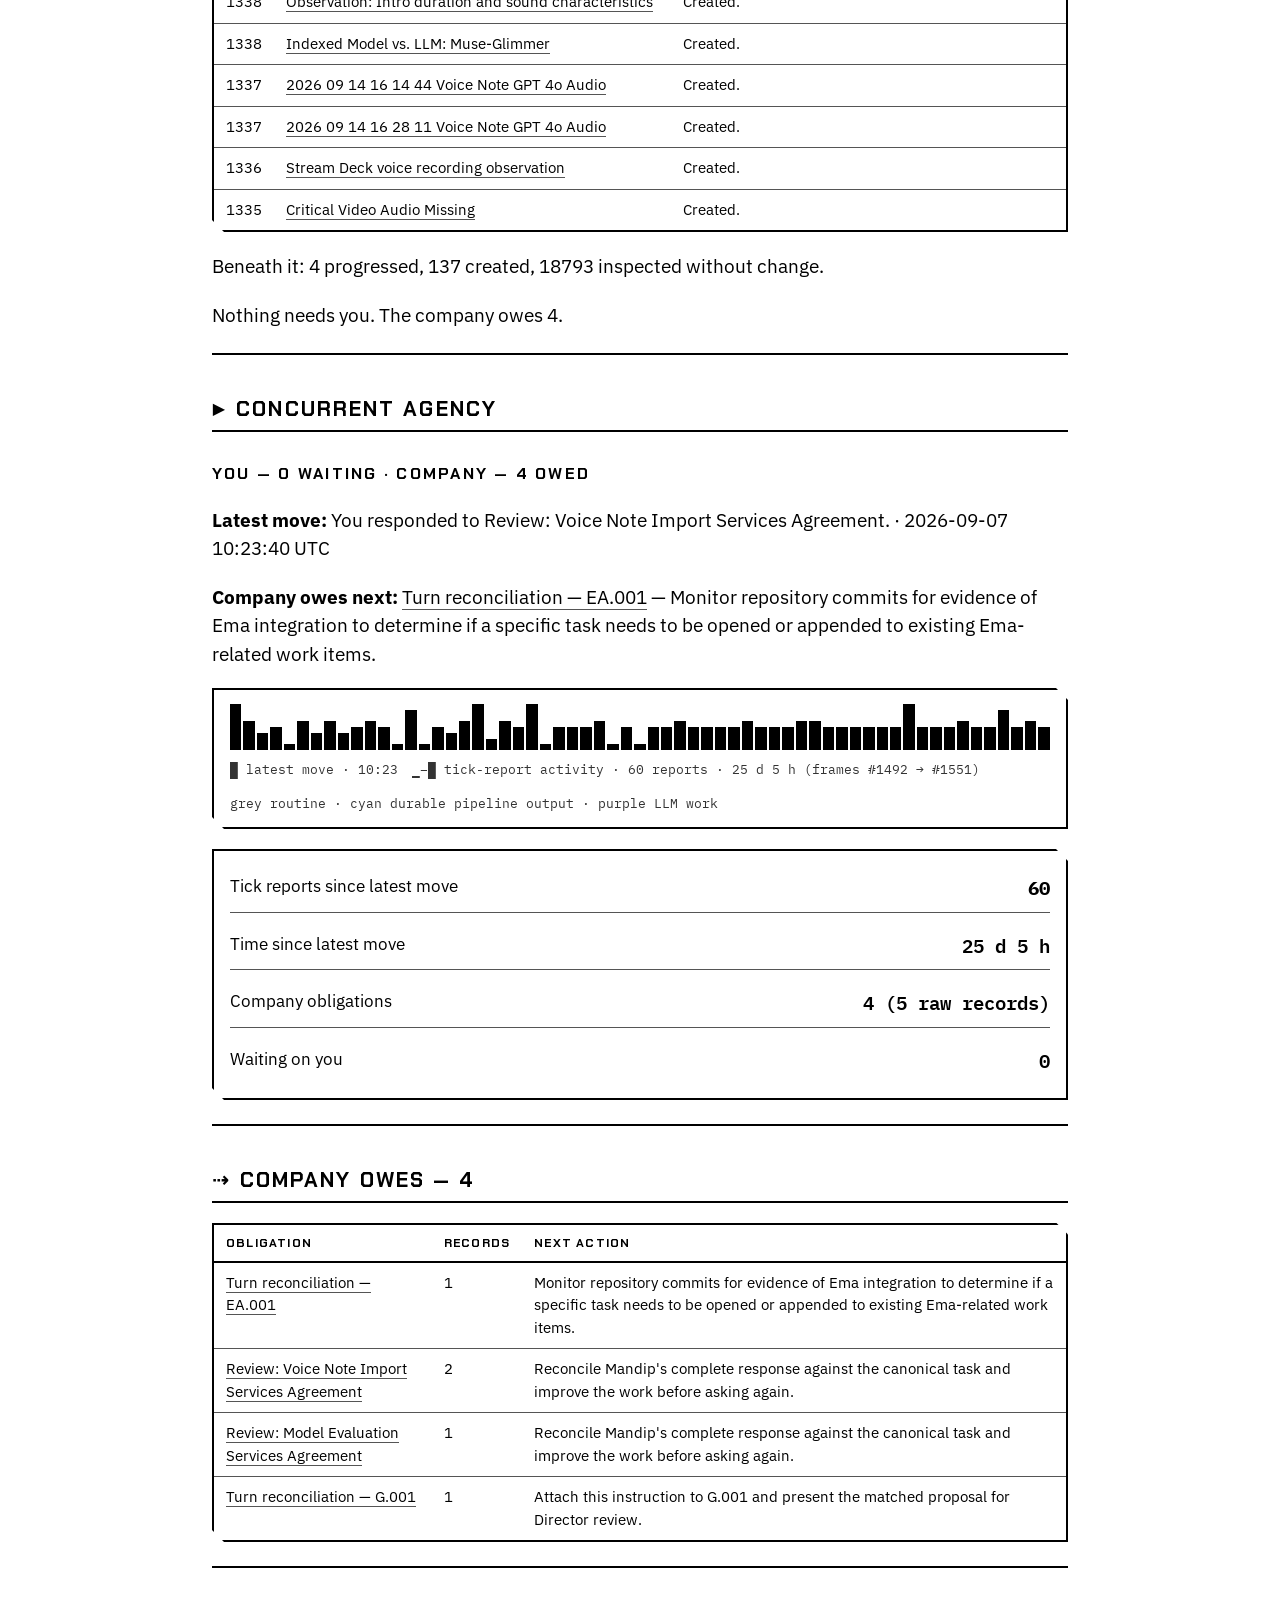
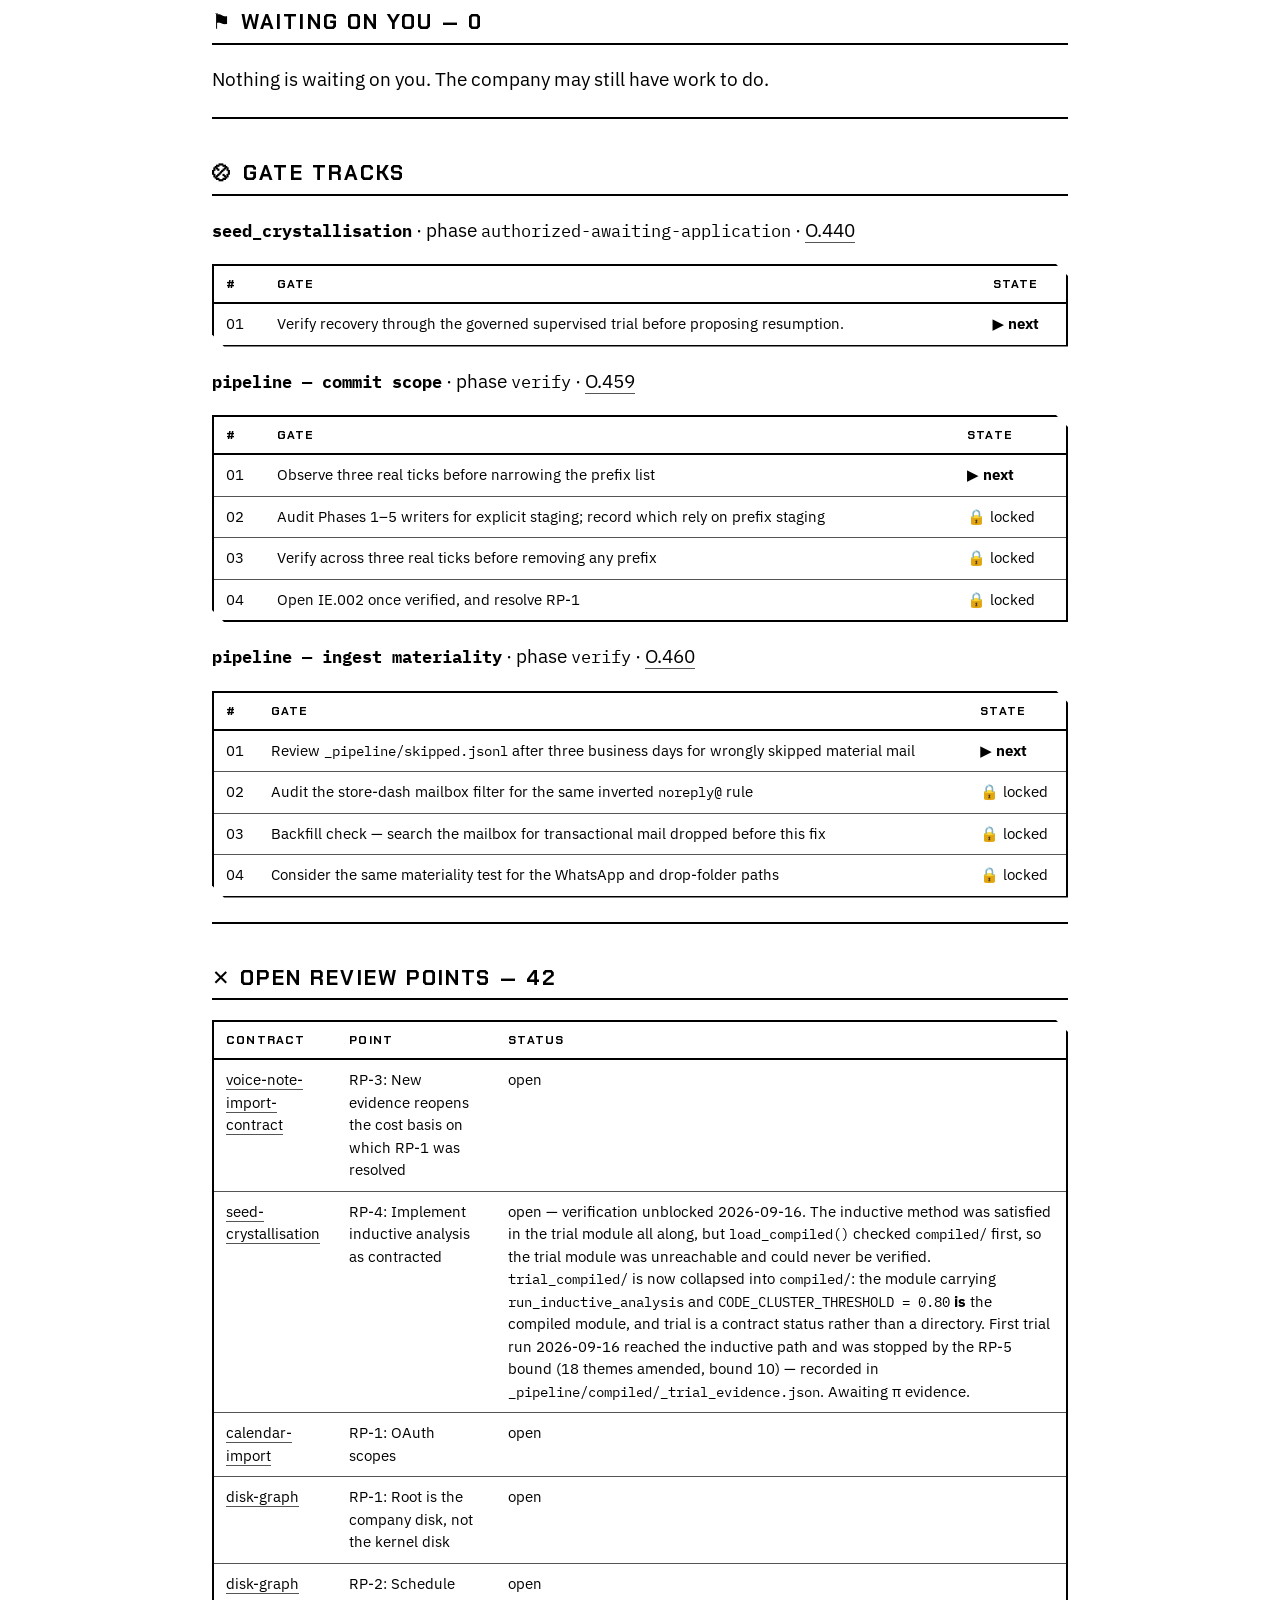
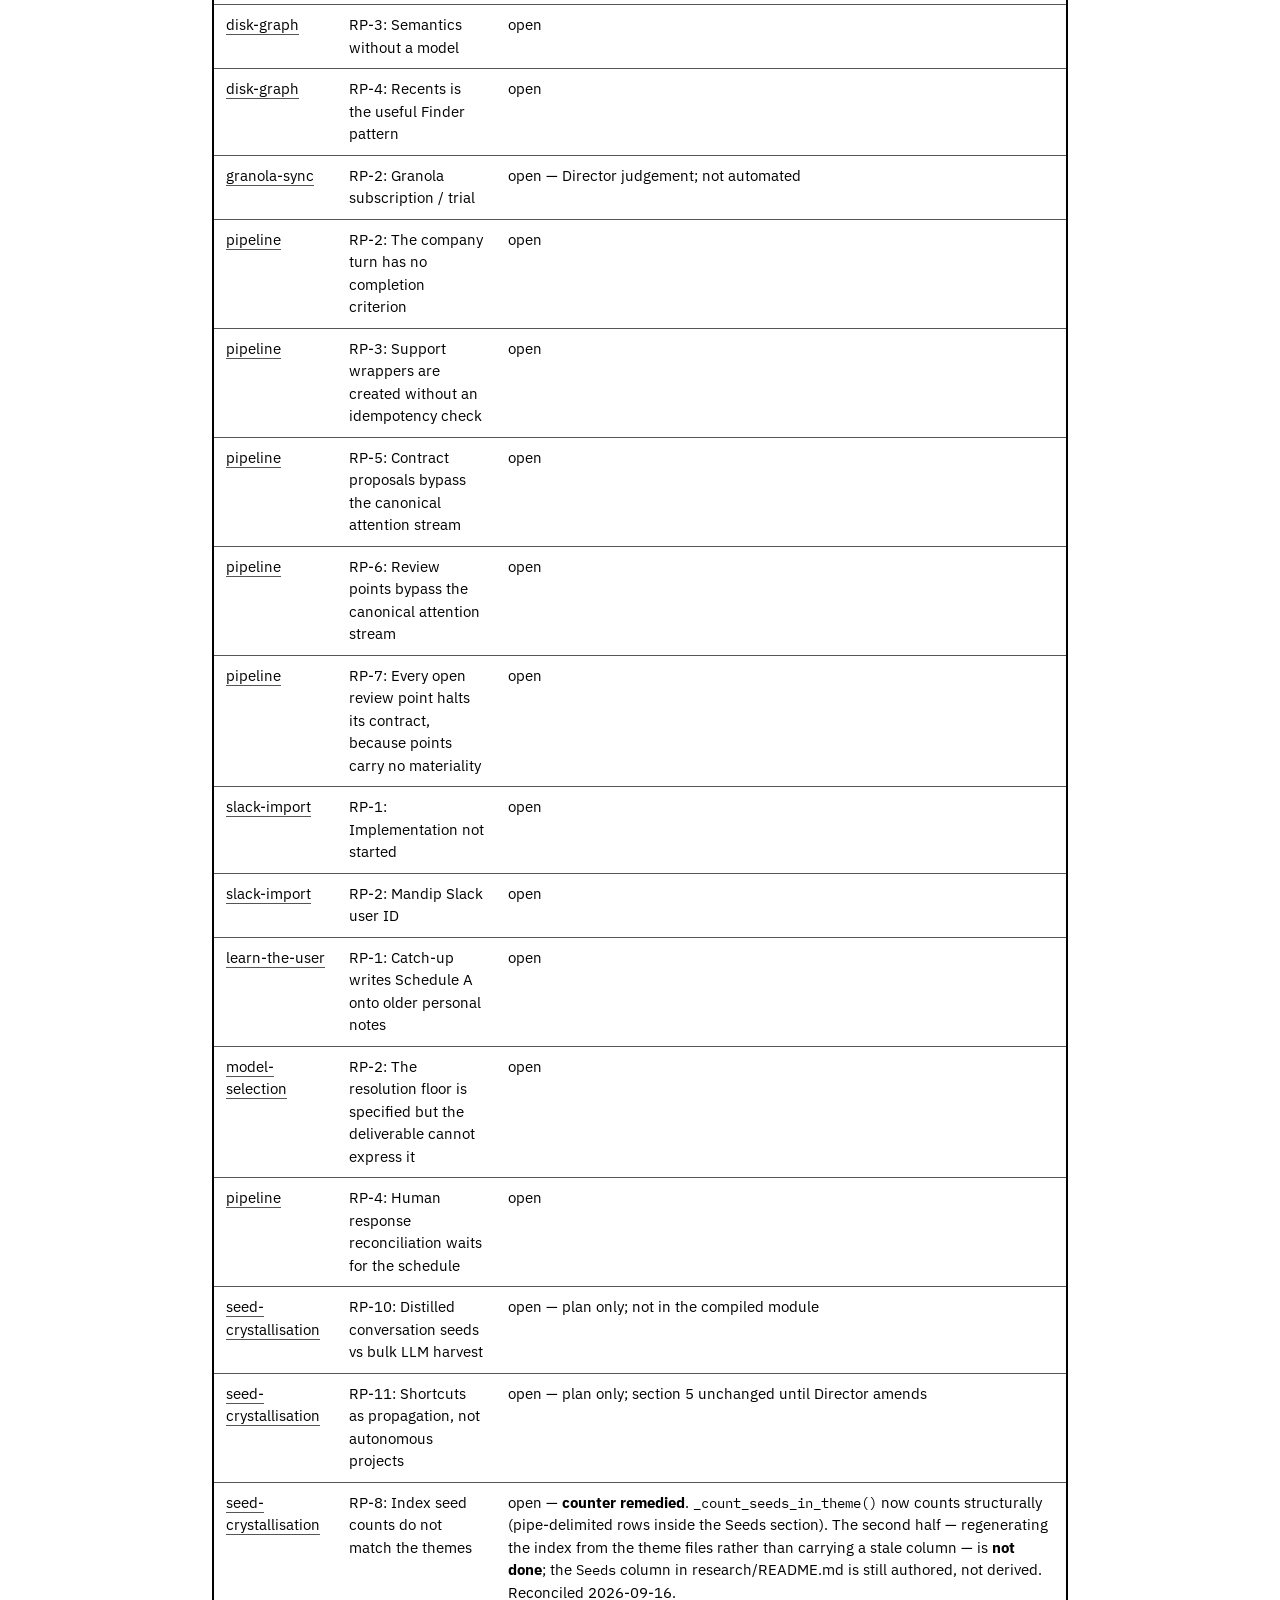
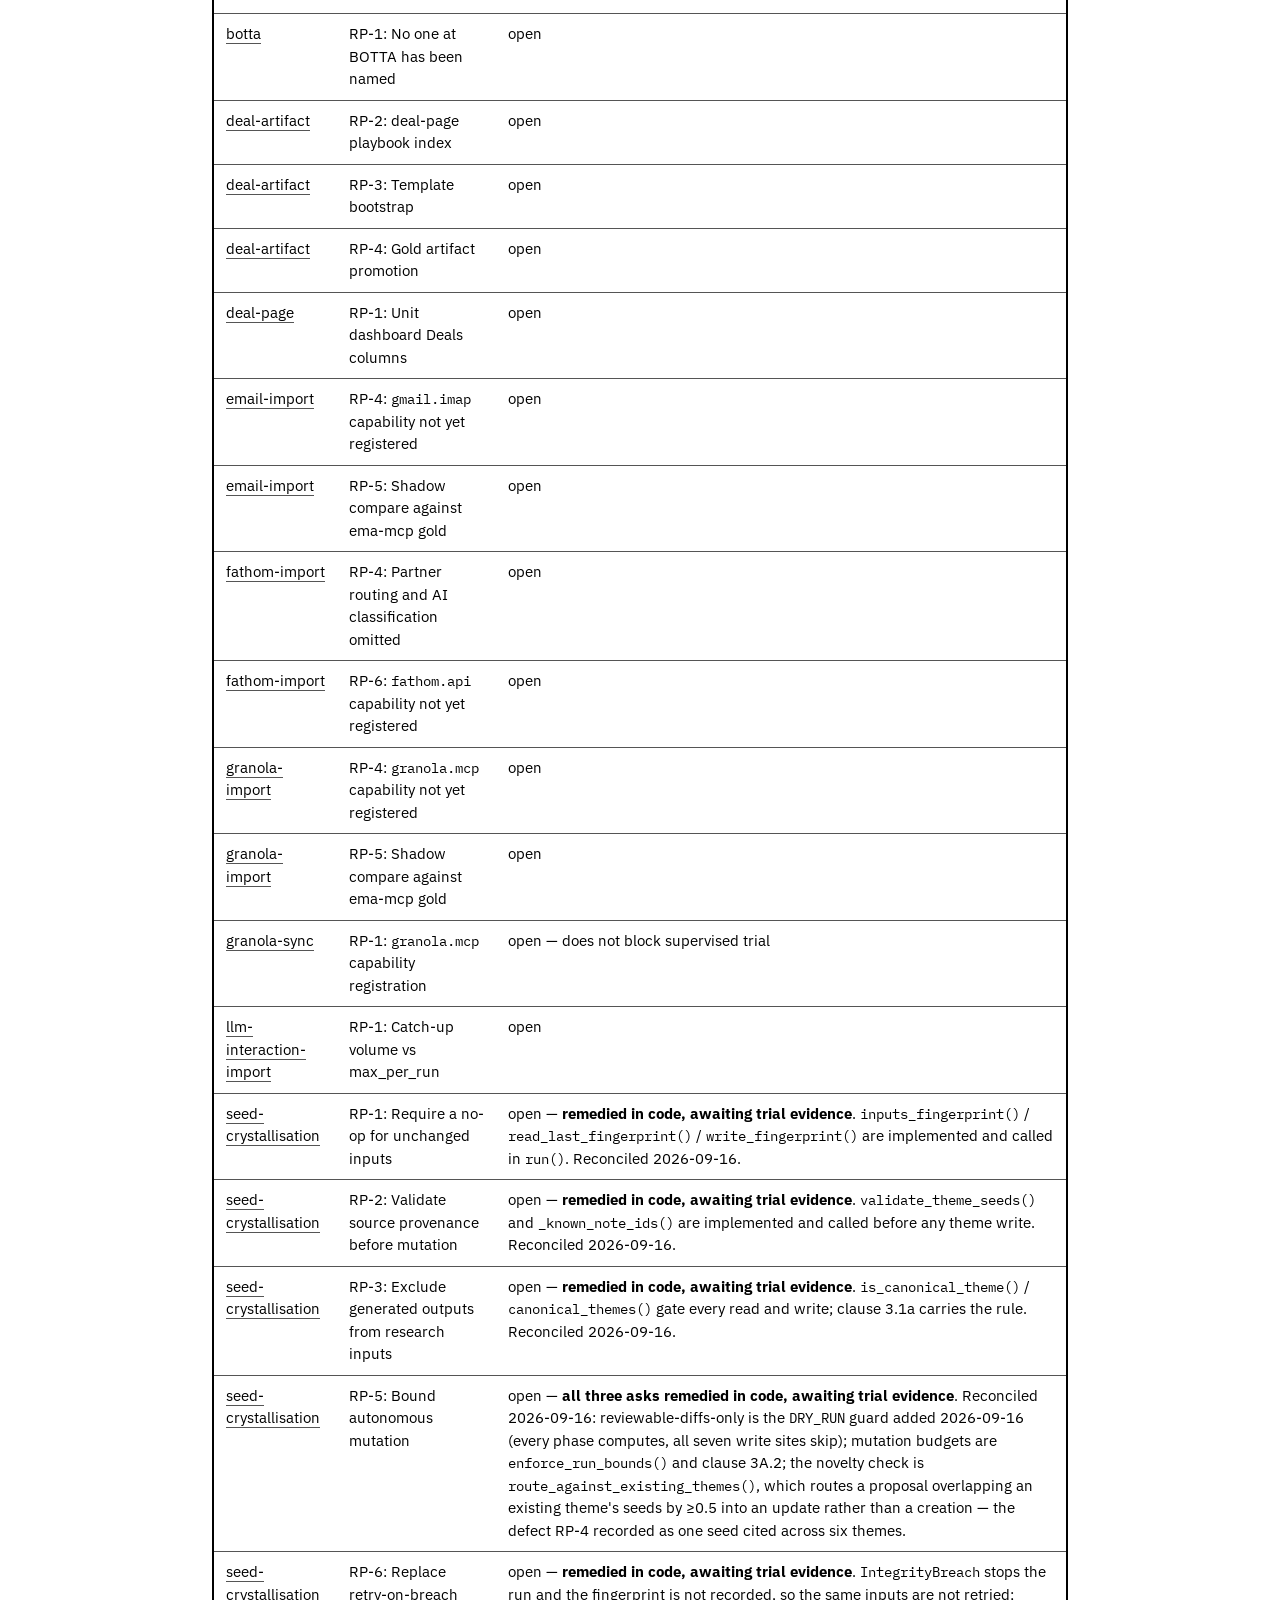
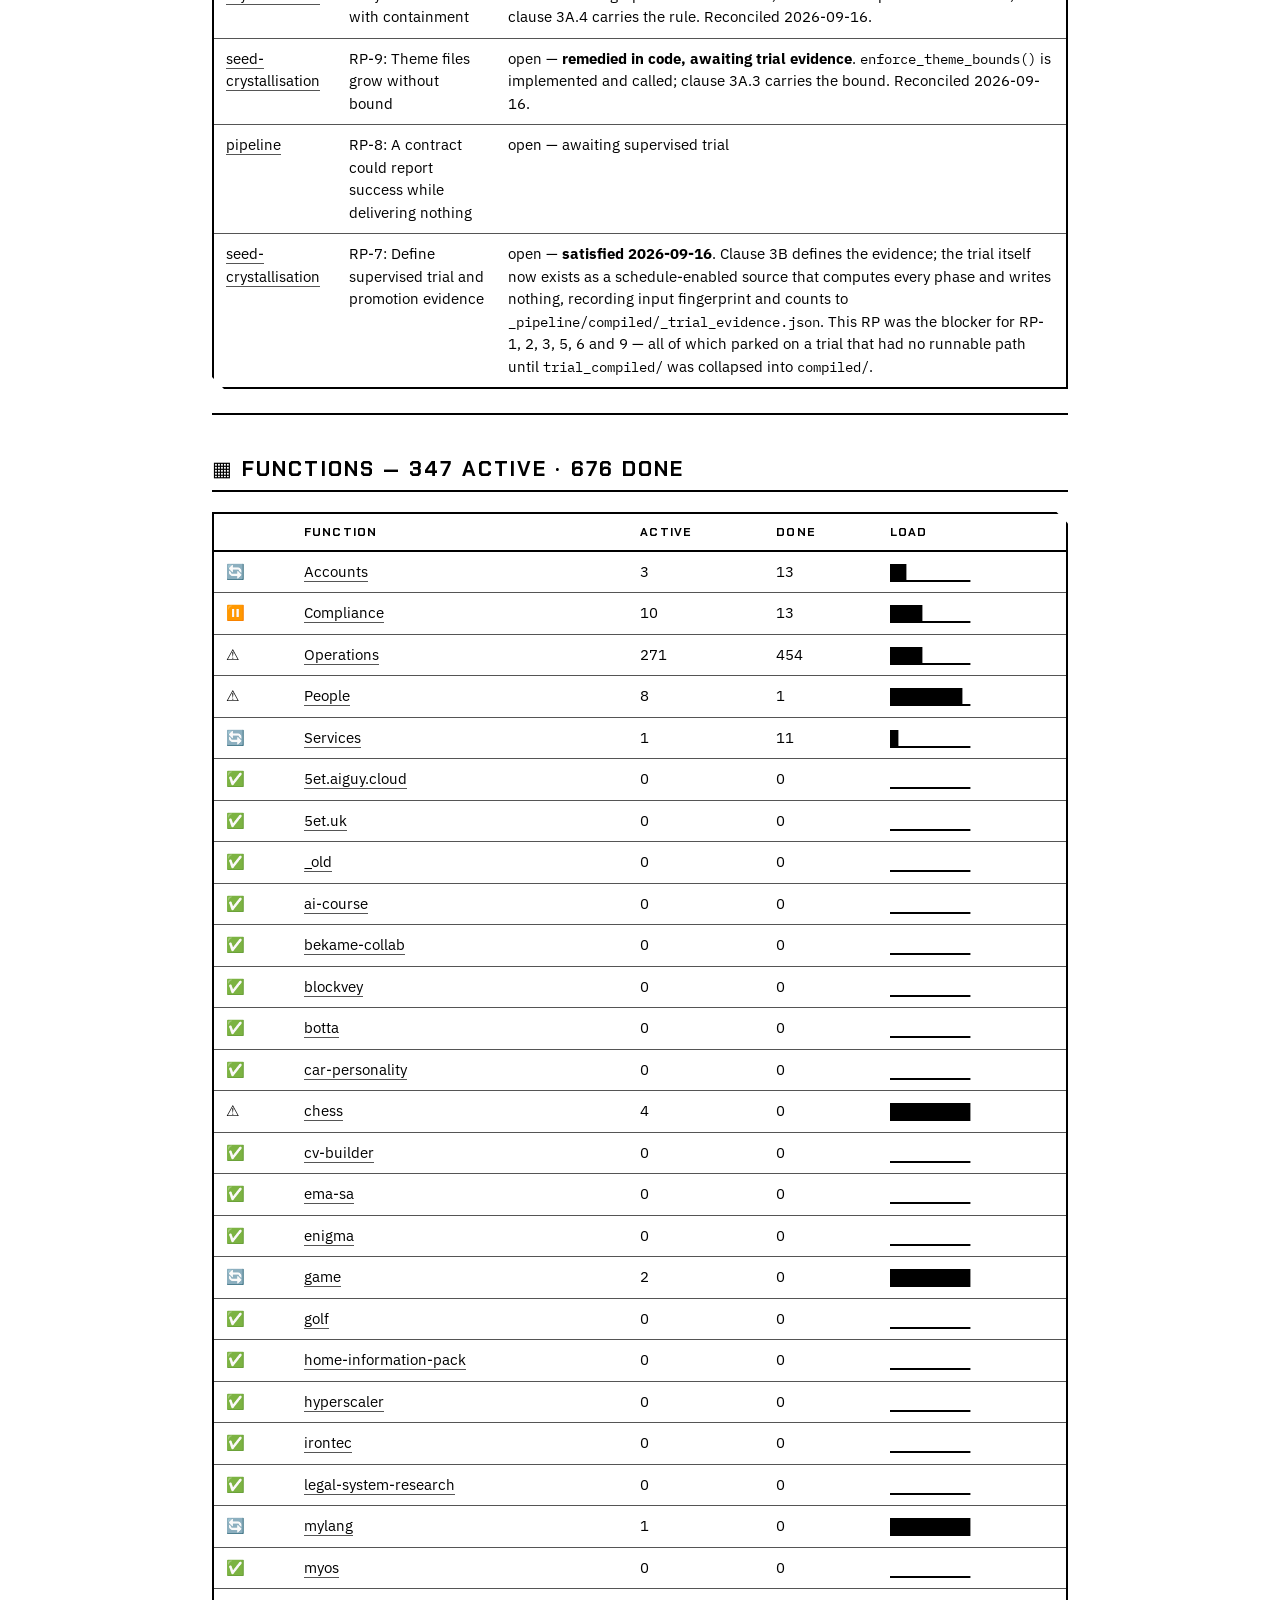
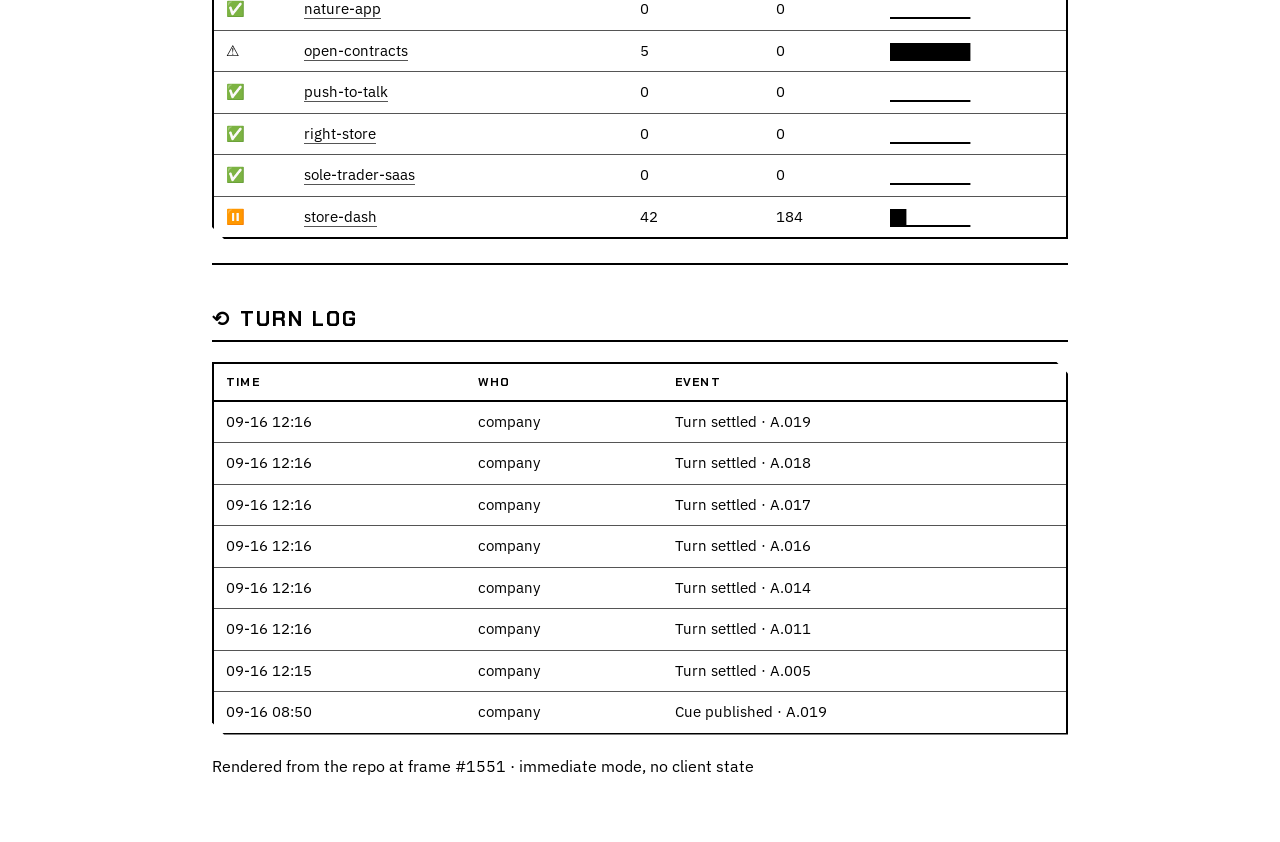
<file: app/director.eink.html>
<!doctype html>
<html lang="en">
<head>
<meta charset="utf-8">
<meta name="viewport" content="width=device-width, initial-scale=1">
<meta name="color-scheme" content="light">
<meta name="theme-color" content="#FFFFFF">
<title>5et Frame #1551</title>
<link rel="preconnect" href="https://fonts.googleapis.com">
<link rel="preconnect" href="https://fonts.gstatic.com" crossorigin>
<link rel="stylesheet" href="https://fonts.googleapis.com/css2?family=Chakra+Petch:wght@400;600;700&family=IBM+Plex+Mono:wght@400;600&family=IBM+Plex+Sans:wght@400;600&display=swap">
<style>
:root{--ground:#FFFFFF;--panel:#FFFFFF;--panel2:#F2F2F2;--edge:#000000;--edge2:#555555;
--ink:#000000;--muted:#333333;--dim:#666666;
--fd:"Chakra Petch",system-ui,sans-serif;--fb:"IBM Plex Sans",system-ui,sans-serif;
--fm:"IBM Plex Mono",ui-monospace,monospace}
*{box-sizing:border-box}
body{margin:0;background:var(--ground);color:var(--ink);font-family:var(--fb);
font-size:19px;line-height:1.5;-webkit-font-smoothing:none}
.wrap{max-width:900px;margin:0 auto;padding:28px 22px 64px;display:flex;
flex-direction:column;gap:20px}
.clip{clip-path:polygon(0 0,calc(100% - 12px) 0,100% 12px,100% 100%,12px 100%,0 calc(100% - 12px))}
h1,h2,h3,h4,h5,h6{font-family:var(--fd);text-transform:uppercase;letter-spacing:.10em;
margin:0;font-weight:700}
h1{font-size:30px;border-bottom:3px solid var(--ink);padding-bottom:8px}
h2{font-size:21px;border-bottom:2px solid var(--ink);padding-bottom:5px;margin-top:14px}
h3{font-size:16px;letter-spacing:.14em;margin-top:10px}
p{margin:0}
a{color:var(--ink);text-decoration:none;border-bottom:1px solid var(--edge2)}
strong{font-weight:700}
code{font-family:var(--fm);font-size:.92em}
hr{border:0;border-top:2px solid var(--ink);margin:4px 0}
blockquote{margin:0;padding-left:14px;border-left:4px solid var(--ink);color:var(--muted)}
.panel{background:var(--panel);border:2px solid var(--edge)}
.card{padding:14px 16px;display:flex;flex-direction:column;gap:10px}
/* Bars: solid ink, sized by the glyph. No fills wider than a bar, so the panel
   never asks the display to flood a large area. */
.marks{display:flex;align-items:flex-end;gap:2px;height:46px}
.mk{flex:1 1 auto;min-width:3px;max-width:22px;background:var(--ink)}
.legend{display:flex;gap:14px;flex-wrap:wrap}
.key{font-family:var(--fm);font-size:13px;color:var(--muted)}
.unit{display:grid;grid-template-columns:1fr auto;gap:2px 14px;padding:9px 0;
border-bottom:1px solid var(--edge2)}
.unit:last-child{border-bottom:0}
.unit .nm{font-size:17px}
.unit .cnt{font-family:var(--fm);font-variant-numeric:tabular-nums;font-weight:600}
.table-card{padding:0;overflow-x:auto}
table{width:100%;border-collapse:collapse;font-size:15px}
th{font-family:var(--fd);text-transform:uppercase;letter-spacing:.10em;font-size:12px;
text-align:left;padding:9px 12px;border-bottom:2px solid var(--ink)}
td{padding:9px 12px;border-bottom:1px solid var(--edge2);vertical-align:top}
tr:last-child td{border-bottom:0}
.code-card{padding:12px 14px;margin:0;overflow-x:auto;border:2px solid var(--edge);
font-family:var(--fm);font-size:14px;white-space:pre-wrap;word-break:break-word}
.list-card{margin:0;padding-left:22px}
.list-card li{margin:4px 0}
</style>
</head>
<body>
<div class="wrap">
<h1>The Frame</h1>
<blockquote>Immediate-mode render of company state, regenerated every tick. Generated by the pipeline — do not edit manually.</blockquote>
<blockquote>Document view: <a href="dashboard.md">dashboard.md</a> · HUD view: <a href="app/director.html">app/director.html</a></blockquote>
<p><code>FRAME #1551</code> · 2026-10-02 14:43 UTC</p>
<hr>
<h2>⟳ Since your last turn</h2>
<p><strong>#1334 → #1551</strong> · 217 ticks · 18 d 0 h · <code>296b0346</code> · dashboards + tick reports</p>
<p><strong>Your threads</strong></p>
<div class="table-card panel clip"><table><thead><tr><th>Tick</th><th>Item</th><th>Why review</th></tr></thead><tbody><tr><td>1486</td><td><a href="Operations/_contracts/seed-crystallisation.REVIEW.md#rp-4">Seed Crystallisation · RP-4</a></td><td>blocking — Implement inductive analysis as contracted — Amend the method if necessary, then compile and verify every obligation</td></tr><tr><td>1382</td><td><a href="Operations/_work/O.437-build-conversational-initiative-path.md">O 437 Build Conversational Initiative Path</a></td><td>Progressed.</td></tr><tr><td>1375</td><td><a href="Operations/_work/O.439-build-contract-support-loop.md">O 439 Build Contract Support Loop</a></td><td>Progressed.</td></tr><tr><td>1374</td><td><a href="Accounts/_work/A.005-privacy-screen-protector.md">A 005 Privacy Screen Protector</a></td><td>The company asked you about this. You answered.</td></tr><tr><td>1374</td><td><a href="Accounts/_work/A.017-incorporation-expense.md">A 017 Incorporation Expense</a></td><td>The company asked you about this. You answered.</td></tr><tr><td>1374</td><td><a href="Accounts/_work/A.014-Google-One-Subscription-Receipt.md">A 014 Google ONE Subscription Receipt</a></td><td>The company asked you about this. You answered.</td></tr><tr><td>1374</td><td><a href="Accounts/_work/A.019-google-play-subscription-may.md">A 019 Google Play Subscription MAY</a></td><td>The company asked you about this. You answered.</td></tr></tbody></table></div>
<p><strong>Elsewhere</strong></p>
<div class="table-card panel clip"><table><thead><tr><th>Tick</th><th>Item</th><th>What happened</th></tr></thead><tbody><tr><td>1550</td><td><a href="Operations/dashboard.md">Operations</a></td><td>Load 112 → 271 active.</td></tr><tr><td>1550</td><td><a href="Operations/_work/O.683-WhatsApp-digest-Kōdo-Engineering-2026-10-02.md">WhatsApp digest: Kōdo Engineering (2026-10-02)</a></td><td>Created.</td></tr><tr><td>1548</td><td><a href="projects/store-dash/_work/SD.339-An-hour-of-your-time-on-what-were-building.md">An hour of your time on what we're building</a></td><td>Created.</td></tr><tr><td>1548</td><td><a href="Operations/_work/O.682-Important-updates-to-our-Terms-of-Service-and-Privacy-Policy.md">Important updates to our Terms of Service and Privacy Policy</a></td><td>Created.</td></tr><tr><td>1545</td><td><a href="Operations/_work/O.680-WhatsApp-digest-Kash-Khera-2026-10-01.md">WhatsApp digest: Kash Khera (2026-10-01)</a></td><td>Created.</td></tr><tr><td>1541</td><td><a href="Operations/_work/O.677-WhatsApp-digest-JatinMandipKash-2026-09-30.md">WhatsApp digest: Jatin/Mandip/Kash (2026-09-30)</a></td><td>Created.</td></tr><tr><td>1533</td><td><a href="Operations/_work/O.676-WhatsApp-digest-JatinMandipKash-2026-09-29.md">WhatsApp digest: Jatin/Mandip/Kash (2026-09-29)</a></td><td>Created.</td></tr><tr><td>1529</td><td><a href="Operations/_work/O.675-Final-Call-To-Book-Your-Place-On-Next-Thursdays-Breakfast-Gu.md">Final Call To Book Your Place On Next Thursday's Breakfast Guest List A.I., F...</a></td><td>Created.</td></tr><tr><td>1524</td><td><a href="Operations/_work/O.672-WhatsApp-digest-JatinMandipKash-2026-09-28.md">WhatsApp digest: Jatin/Mandip/Kash (2026-09-28)</a></td><td>Created.</td></tr><tr><td>1518</td><td><a href="Operations/_work/O.673-Final-Call-To-Secure-Your-Place-On-The-Attendee-Sheet-This-T.md">Final Call To Secure Your Place On The Attendee Sheet This Thursday For</a></td><td>Created.</td></tr><tr><td>1513</td><td><a href="Operations/_work/O.665-Free-VMs-without-an-account-tracing-OpenCode-on-Cloud-Agents.md">Free VMs without an account, tracing, OpenCode on Cloud Agents</a></td><td>Created.</td></tr><tr><td>1513</td><td><a href="Operations/_work/O.666-WhatsApp-digest-JatinMandipKash-2026-09-26.md">WhatsApp digest: Jatin/Mandip/Kash (2026-09-26)</a></td><td>Created.</td></tr><tr><td>1513</td><td><a href="Operations/_work/O.667-WhatsApp-digest-Kōdo-Engineering-2026-09-26.md">WhatsApp digest: Kōdo Engineering (2026-09-26)</a></td><td>Created.</td></tr><tr><td>1513</td><td><a href="Operations/_work/O.668-Final-Call-To-Book-Your-Place-On-Wednesdays-Lunch-Attendee-S.md">Final Call To Book Your Place On Wednesday's Lunch Attendee Sheet for A.I., F...</a></td><td>Created.</td></tr><tr><td>1513</td><td><a href="projects/store-dash/_work/SD.337-RightStore-the-full-picture.md">RightStore, the full picture</a></td><td>Created.</td></tr><tr><td>1513</td><td><a href="Operations/_work/O.670-WhatsApp-digest-JatinMandipKash-2026-09-27.md">WhatsApp digest: Jatin/Mandip/Kash (2026-09-27)</a></td><td>Created.</td></tr><tr><td>1513</td><td><a href="Operations/_work/O.671-WhatsApp-digest-Kōdo-Engineering-2026-09-27.md">WhatsApp digest: Kōdo Engineering (2026-09-27)</a></td><td>Created.</td></tr><tr><td>1513</td><td><a href="projects/store-dash/_work/SD.338-RightStore-where-we-are-and-what-we-need-from-you.md">RightStore, where we are and what we need from you</a></td><td>Created.</td></tr><tr><td>1511</td><td><a href="Operations/_work/O.661-WhatsApp-digest-Kash-Khera-2026-09-25.md">WhatsApp digest: Kash Khera (2026-09-25)</a></td><td>Created.</td></tr><tr><td>1509</td><td><a href="Operations/_work/O.662-Final-Call-To-Book-Your-Place-On-The-Attendee-Sheet-This-Thu.md">Final Call To Book Your Place On The Attendee Sheet This Thursday For</a></td><td>Created.</td></tr><tr><td>1509</td><td><a href="Operations/_work/O.663-Mandip-up-your-Android-game.md">Mandip, up your Android game</a></td><td>Created.</td></tr><tr><td>1508</td><td><a href="Operations/_work/O.658-WhatsApp-digest-JatinMandipKash-2026-09-25.md">WhatsApp digest: Jatin/Mandip/Kash (2026-09-25)</a></td><td>Created.</td></tr><tr><td>1504</td><td><a href="Operations/_work/O.659-WhatsApp-digest-Jatin-Blocvey-2026-09-25.md">WhatsApp digest: Jatin Blocvey (2026-09-25)</a></td><td>Created.</td></tr><tr><td>1501</td><td><a href="projects/store-dash/_work/SD.336-AI-Session-for-OurCOOP.md">AI Session for OurCOOP</a></td><td>Created.</td></tr><tr><td>1498</td><td><a href="Operations/_work/O.657-WhatsApp-digest-Kōdo-Engineering-2026-09-24.md">WhatsApp digest: Kōdo Engineering (2026-09-24)</a></td><td>Created.</td></tr><tr><td>1496</td><td><a href="Operations/_work/O.656-WhatsApp-digest-Jatin-Blocvey-2026-09-24.md">WhatsApp digest: Jatin Blocvey (2026-09-24)</a></td><td>Created.</td></tr><tr><td>1492</td><td><a href="Operations/_work/O.654-WhatsApp-digest-JatinMandipKash-2026-09-24.md">WhatsApp digest: Jatin/Mandip/Kash (2026-09-24)</a></td><td>Created.</td></tr><tr><td>1492</td><td><a href="Accounts/dashboard.md">Accounts</a></td><td>Load 2 → 3 active.</td></tr><tr><td>1379</td><td><a href="Operations/_work/O.625-GitHub-PAT-5et-mobile-intake-expiring-soon.md">GitHub PAT &quot;5et-mobile-intake&quot; expiring soon</a></td><td>Created.</td></tr><tr><td>1372</td><td><a href="Operations/_work/O.622-WhatsApp-digest-JatinMandipKash-2026-09-16.md">WhatsApp digest: Jatin/Mandip/Kash (2026-09-16)</a></td><td>Created.</td></tr><tr><td>1372</td><td>[Retail Market Review 2026</td><td>OUT NOW](projects/store-dash/_work/SD.332-Retail-Market-Review-2026-OUT-NOW.md)</td></tr><tr><td>1369</td><td><a href="Compliance/_work/C.036-LLM-processing-of-personal-data-risk.md">C 036 LLM Processing OF Personal Data Risk</a></td><td>Progressed.</td></tr><tr><td>1368</td><td><a href="Operations/_work/O.623-Book-Your-Place-On-The-Lunch-Attendee-Sheet-For-Mayfair-AI-T.md">Book Your Place On The Lunch Attendee Sheet For Mayfair AI, Tech + Related</a></td><td>Created.</td></tr><tr><td>1365</td><td><a href="Operations/_work/O.621-Cloudflare-AI-bot-control-updates.md">Cloudflare AI bot control updates</a></td><td>Created.</td></tr><tr><td>1358</td><td><a href="Operations/_work/O.620-Review-generated-playbook-against-pipeline-output.md">Review generated playbook against pipeline output</a></td><td>Created.</td></tr><tr><td>1355</td><td><a href="Operations/_work/O.619-2026-09-15-13-42-41-bc5c52a0md.md">2026 09 15 13 42 41 Bc5c52a0</a></td><td>Created.</td></tr><tr><td>1354</td><td><a href="Operations/_work/O.614-2026-09-15-13-38-00-cfd13788md.md">2026 09 15 13 38 00 Cfd13788</a></td><td>Created.</td></tr><tr><td>1354</td><td><a href="Operations/_work/O.615-2026-09-15-13-35-27-63801b2amd.md">2026 09 15 13 35 27 63801b2a</a></td><td>Created.</td></tr><tr><td>1354</td><td><a href="Operations/_work/O.616-2026-09-15-13-34-47-d681ccfbmd.md">2026 09 15 13 34 47 D681ccfb</a></td><td>Created.</td></tr><tr><td>1354</td><td><a href="Operations/_work/O.617-2026-09-15-13-33-22-41ef592amd.md">2026 09 15 13 33 22 41ef592a</a></td><td>Created.</td></tr><tr><td>1354</td><td><a href="Operations/_work/O.618-2026-09-15-13-25-28-1149784emd.md">2026 09 15 13 25 28 1149784e</a></td><td>Created.</td></tr><tr><td>1352</td><td><a href="Operations/_work/O.611-2026-09-15-12-56-56-7712519emd.md">2026 09 15 12 56 56 7712519e</a></td><td>Created.</td></tr><tr><td>1352</td><td><a href="Operations/_work/O.612-2026-09-15-12-50-16-049f4977md.md">2026 09 15 12 50 16 049f4977</a></td><td>Created.</td></tr><tr><td>1352</td><td><a href="Operations/_work/O.613-Mac-security-warning-Python-310-unverified.md">Mac security warning: Python 3.10 unverified</a></td><td>Created.</td></tr><tr><td>1351</td><td><a href="Operations/_work/O.602-2026-09-15-12-38-22-60d58a56md.md">2026 09 15 12 38 22 60d58a56</a></td><td>Created.</td></tr><tr><td>1351</td><td><a href="Operations/_work/O.603-2026-09-15-12-37-41-c682ed94md.md">2026 09 15 12 37 41 C682ed94</a></td><td>Created.</td></tr><tr><td>1351</td><td><a href="Operations/_work/O.604-2026-09-15-12-34-38-b2da0d1fmd.md">2026 09 15 12 34 38 B2da0d1f</a></td><td>Created.</td></tr><tr><td>1351</td><td><a href="Operations/_work/O.605-2026-09-15-12-36-38-c79b1fc4md.md">2026 09 15 12 36 38 C79b1fc4</a></td><td>Created.</td></tr><tr><td>1351</td><td><a href="Operations/_work/O.606-2026-09-15-12-34-15-ad0bfed2md.md">2026 09 15 12 34 15 Ad0bfed2</a></td><td>Created.</td></tr><tr><td>1351</td><td><a href="Operations/_work/O.607-2026-09-15-12-33-33-46841c7fmd.md">2026 09 15 12 33 33 46841c7f</a></td><td>Created.</td></tr><tr><td>1351</td><td><a href="Operations/_work/O.608-2026-09-15-12-32-27-a67f7913md.md">2026 09 15 12 32 27 A67f7913</a></td><td>Created.</td></tr><tr><td>1351</td><td><a href="Operations/_work/O.609-2026-09-15-12-30-51-8863a685md.md">2026 09 15 12 30 51 8863a685</a></td><td>Created.</td></tr><tr><td>1351</td><td><a href="Operations/_work/I.022-Record-of-RightStore-3-Bootstrap-Command.md">Record of RightStore-3 Bootstrap Command</a></td><td>Created.</td></tr><tr><td>1351</td><td><a href="Operations/_work/O.610-2026-09-15-12-25-41-0a49aaa5md.md">2026 09 15 12 25 41 0a49aaa5</a></td><td>Created.</td></tr><tr><td>1350</td><td><a href="Operations/_work/O.595-2026-09-15-12-19-16-d7a3095fmd.md">2026 09 15 12 19 16 D7a3095f</a></td><td>Created.</td></tr><tr><td>1350</td><td><a href="Operations/_work/O.596-2026-09-15-12-17-22-ab501841md.md">2026 09 15 12 17 22 Ab501841</a></td><td>Created.</td></tr><tr><td>1350</td><td><a href="Operations/_work/O.597-2026-09-15-11-52-37-252c9cf4md.md">2026 09 15 11 52 37 252c9cf4</a></td><td>Created.</td></tr><tr><td>1350</td><td><a href="Operations/_work/O.598-2026-09-15-11-49-16-91be49abmd.md">2026 09 15 11 49 16 91be49ab</a></td><td>Created.</td></tr><tr><td>1350</td><td><a href="Operations/_work/O.599-2026-09-15-11-48-45-5a55fe30md.md">2026 09 15 11 48 45 5a55fe30</a></td><td>Created.</td></tr><tr><td>1350</td><td><a href="Operations/_work/O.600-2026-09-15-11-48-13-3a70a4a6md.md">2026 09 15 11 48 13 3a70a4a6</a></td><td>Created.</td></tr><tr><td>1349</td><td><a href="Operations/_work/O.590-RightStore-D2S-integration-architecture-proposal.md">RightStore D2S integration architecture proposal</a></td><td>Created.</td></tr><tr><td>1349</td><td><a href="Operations/_work/O.591-WhatsApp-digest-Jatin-Blocvey-2026-09-15.md">WhatsApp digest: Jatin Blocvey (2026-09-15)</a></td><td>Created.</td></tr><tr><td>1349</td><td><a href="Operations/_work/O.592-2026-09-15-11-41-48-641de69bmd.md">2026 09 15 11 41 48 641de69b</a></td><td>Created.</td></tr><tr><td>1349</td><td><a href="Operations/_work/O.593-SSL-upload-error-with-Beatrice.md">SSL upload error with Beatrice</a></td><td>Created.</td></tr><tr><td>1349</td><td><a href="Operations/_work/O.594-2026-09-15-11-27-29-a47113c9md.md">2026 09 15 11 27 29 A47113c9</a></td><td>Created.</td></tr><tr><td>1348</td><td><a href="Operations/_work/O.583-BlackEyeCollective-invited-you-to-BlackEyeCollectiveRightSto.md">BlackEyeCollective invited you to BlackEyeCollective/RightStore-3</a></td><td>Created.</td></tr><tr><td>1348</td><td><a href="Operations/_work/O.584-2026-09-15-11-14-02-221abe06md.md">2026 09 15 11 14 02 221abe06</a></td><td>Created.</td></tr><tr><td>1348</td><td><a href="Operations/_work/O.585-2026-09-15-11-13-46-315f8eafmd.md">2026 09 15 11 13 46 315f8eaf</a></td><td>Created.</td></tr><tr><td>1348</td><td><a href="Operations/_work/O.586-Missing-GitHub-Organization-Access.md">Missing GitHub Organization Access</a></td><td>Created.</td></tr><tr><td>1348</td><td><a href="Operations/_work/O.587-2026-09-15-11-10-41-a82848e6md.md">2026 09 15 11 10 41 A82848e6</a></td><td>Created.</td></tr><tr><td>1348</td><td><a href="Operations/_work/O.588-2026-09-15-11-10-16-3e4f69a4md.md">2026 09 15 11 10 16 3e4f69a4</a></td><td>Created.</td></tr><tr><td>1348</td><td><a href="Operations/_work/O.589-2026-09-15-11-05-19-6ceba73fmd.md">2026 09 15 11 05 19 6ceba73f</a></td><td>Created.</td></tr><tr><td>1347</td><td><a href="People/dashboard.md">People</a></td><td>Load 6 → 8 active.</td></tr><tr><td>1347</td><td><a href="Operations/_work/O.572-2026-09-15-11-03-57-96460087md.md">2026-09-15_11-03-57_96460087.md</a></td><td>Created.</td></tr><tr><td>1347</td><td><a href="Operations/_work/O.573-2026-09-15-11-03-11-a4a706b5md.md">2026 09 15 11 03 11 A4a706b5</a></td><td>Created.</td></tr><tr><td>1347</td><td><a href="Operations/_work/O.574-2026-09-15-11-02-41-b5051b12md.md">2026 09 15 11 02 41 B5051b12</a></td><td>Created.</td></tr><tr><td>1347</td><td><a href="Operations/_work/O.575-2026-09-15-11-01-28-c86892a5md.md">2026 09 15 11 01 28 C86892a5</a></td><td>Created.</td></tr><tr><td>1347</td><td><a href="People/_work/H.009-Paternity-Leave-Enquiry.md">Paternity Leave Enquiry</a></td><td>Created.</td></tr><tr><td>1347</td><td><a href="Operations/_work/O.576-2026-09-15-10-53-52-b4ac653bmd.md">2026 09 15 10 53 52 B4ac653b</a></td><td>Created.</td></tr><tr><td>1347</td><td><a href="Operations/_work/O.577-2026-09-15-10-47-59-b68b3916md.md">2026 09 15 10 47 59 B68b3916</a></td><td>Created.</td></tr><tr><td>1347</td><td><a href="Operations/_work/O.578-2026-09-15-10-44-57-b838782emd.md">2026 09 15 10 44 57 B838782e</a></td><td>Created.</td></tr><tr><td>1347</td><td><a href="Operations/_work/O.579-Email-reply-and-access-management-decision.md">Email reply and access management decision</a></td><td>Created.</td></tr><tr><td>1347</td><td><a href="Operations/_work/O.580-2026-09-15-10-42-18-8c5679c1md.md">2026 09 15 10 42 18 8c5679c1</a></td><td>Created.</td></tr><tr><td>1347</td><td><a href="Operations/_work/O.581-2026-09-15-10-39-45-6cfd6e2cmd.md">2026 09 15 10 39 45 6cfd6e2c</a></td><td>Created.</td></tr><tr><td>1347</td><td><a href="Operations/_work/O.582-Edit-Rodrigo-Sanchez-calls-recording.md">Edit Rodrigo Sanchez calls recording</a></td><td>Created.</td></tr><tr><td>1346</td><td><a href="Operations/_work/O.567-2026-09-15-10-38-45-73150acamd.md">2026 09 15 10 38 45 73150aca</a></td><td>Created.</td></tr><tr><td>1346</td><td><a href="Operations/_work/O.568-2026-09-15-10-36-12-fe16f053md.md">2026 09 15 10 36 12 Fe16f053</a></td><td>Created.</td></tr><tr><td>1346</td><td><a href="Operations/_work/O.569-2026-09-15-10-34-15-6c15eb36md.md">2026 09 15 10 34 15 6c15eb36</a></td><td>Created.</td></tr><tr><td>1346</td><td><a href="Operations/_work/I.021-Upstream-and-Downstream-Integrations-Concept.md">Upstream and Downstream Integrations Concept</a></td><td>Created.</td></tr><tr><td>1346</td><td><a href="Operations/_work/O.570-2026-09-15-10-25-17-bb48d25emd.md">2026 09 15 10 25 17 Bb48d25e</a></td><td>Created.</td></tr><tr><td>1346</td><td><a href="Operations/_work/O.571-2026-09-15-10-22-43-af63c79fmd.md">2026 09 15 10 22 43 Af63c79f</a></td><td>Created.</td></tr><tr><td>1344</td><td><a href="Operations/_work/I.020-Observation-Reduce-call-pauses-for-better-flow.md">Observation: Reduce call pauses for better flow</a></td><td>Created.</td></tr><tr><td>1344</td><td><a href="Operations/_work/O.564-Build-HR-Policy-Assistant-with-Compliance-Check.md">Build HR Policy Assistant with Compliance Check</a></td><td>Created.</td></tr><tr><td>1344</td><td><a href="People/_work/H.008-Streamlining-Manager-Role-in-HR-Processes.md">Streamlining Manager Role in HR Processes</a></td><td>Created.</td></tr><tr><td>1343</td><td><a href="Operations/_work/O.559-2026-09-15-09-36-17-d72c85b0md.md">2026 09 15 09 36 17 D72c85b0</a></td><td>Created.</td></tr><tr><td>1343</td><td><a href="Operations/_work/I.019-Manager-Demo-Flow-and-Audio-Observations.md">Manager Demo Flow and Audio Observations</a></td><td>Created.</td></tr><tr><td>1343</td><td><a href="Operations/_work/O.560-2026-09-15-09-27-58-974a0357md.md">2026 09 15 09 27 58 974a0357</a></td><td>Created.</td></tr><tr><td>1340</td><td><a href="Compliance/dashboard.md">Compliance</a></td><td>Load 9 → 10 active.</td></tr><tr><td>1340</td><td><a href="Operations/_work/P.018-Kōdo-Engineering-Vision-Master-setup-and-dongle.md">Kōdo Engineering: Vision Master setup and dongle</a></td><td>Created.</td></tr><tr><td>1340</td><td><a href="Compliance/_work/C.038-Request-for-PSC-code-for-Blocvey-Ltd-confirmation-statement.md">Request for PSC code for Blocvey Ltd confirmation statement</a></td><td>Created.</td></tr><tr><td>1340</td><td><a href="Operations/_work/O.552-WhatsApp-digest-Kōdo-Engineering-2026-09-15.md">WhatsApp digest: Kōdo Engineering (2026-09-15)</a></td><td>Created.</td></tr><tr><td>1340</td><td><a href="Operations/_work/O.553-no-subject.md">(no subject)</a></td><td>Created.</td></tr><tr><td>1340</td><td><a href="Operations/_work/O.554-2026-09-15-08-39-26-80a65a72md.md">2026 09 15 08 39 26 80a65a72</a></td><td>Created.</td></tr><tr><td>1340</td><td><a href="Operations/_work/O.555-2026-09-15-08-36-27-6aec9b57md.md">2026 09 15 08 36 27 6aec9b57</a></td><td>Created.</td></tr><tr><td>1340</td><td><a href="Operations/_work/O.556-2026-09-15-08-35-37-a44a931amd.md">2026 09 15 08 35 37 A44a931a</a></td><td>Created.</td></tr><tr><td>1340</td><td><a href="Operations/_work/O.557-2026-09-15-08-31-47-ce50b626md.md">2026 09 15 08 31 47 Ce50b626</a></td><td>Created.</td></tr><tr><td>1340</td><td><a href="Operations/_work/O.558-2026-09-15-08-31-47-9f6caeb7md.md">2026 09 15 08 31 47 9f6caeb7</a></td><td>Created.</td></tr><tr><td>1339</td><td><a href="Operations/_work/O.537-2026-09-14-17-30-29-ff08dbb0md.md">2026 09 14 17 30 29 Ff08dbb0</a></td><td>Created.</td></tr><tr><td>1339</td><td><a href="Operations/_work/O.538-2026-09-14-17-13-27-404ab3eamd.md">2026 09 14 17 13 27 404ab3ea</a></td><td>Created.</td></tr><tr><td>1339</td><td><a href="Operations/_work/O.539-2026-09-14-17-27-40-379a5e92md.md">2026 09 14 17 27 40 379a5e92</a></td><td>Created.</td></tr><tr><td>1339</td><td><a href="Operations/_work/O.540-2026-09-14-17-27-33-1d6b1af1md.md">2026 09 14 17 27 33 1d6b1af1</a></td><td>Created.</td></tr><tr><td>1339</td><td><a href="Operations/_work/O.541-2026-09-14-17-27-32-175ef9f6md.md">2026 09 14 17 27 32 175ef9f6</a></td><td>Created.</td></tr><tr><td>1339</td><td><a href="Operations/_work/O.542-2026-09-14-17-26-53-aff8cb94md.md">2026 09 14 17 26 53 Aff8cb94</a></td><td>Created.</td></tr><tr><td>1339</td><td><a href="Operations/_work/O.543-2026-09-14-17-25-18-5948d846md.md">2026 09 14 17 25 18 5948d846</a></td><td>Created.</td></tr><tr><td>1339</td><td><a href="Operations/_work/O.544-2026-09-14-17-24-49-b2f5908fmd.md">2026 09 14 17 24 49 B2f5908f</a></td><td>Created.</td></tr><tr><td>1339</td><td><a href="Operations/_work/O.545-2026-09-14-17-24-20-7d67b376md.md">2026 09 14 17 24 20 7d67b376</a></td><td>Created.</td></tr><tr><td>1339</td><td><a href="Operations/_work/O.546-2026-09-14-17-22-30-1a1b6b2dmd.md">2026 09 14 17 22 30 1a1b6b2d</a></td><td>Created.</td></tr><tr><td>1339</td><td><a href="Operations/_work/O.547-2026-09-14-17-21-27-26bf14b6md.md">2026 09 14 17 21 27 26bf14b6</a></td><td>Created.</td></tr><tr><td>1339</td><td><a href="Operations/_work/O.548-2026-09-14-17-21-14-9bdc24a4md.md">2026 09 14 17 21 14 9bdc24a4</a></td><td>Created.</td></tr><tr><td>1339</td><td><a href="Operations/_work/O.549-2026-09-14-17-16-44-4f8292f6md.md">2026 09 14 17 16 44 4f8292f6</a></td><td>Created.</td></tr><tr><td>1339</td><td><a href="Operations/_work/O.550-2026-09-14-17-04-30-2a416d60md.md">2026 09 14 17 04 30 2a416d60</a></td><td>Created.</td></tr><tr><td>1339</td><td><a href="Operations/_work/O.551-2026-09-14-16-57-59-c0de2f21md.md">2026 09 14 16 57 59 C0de2f21</a></td><td>Created.</td></tr><tr><td>1338</td><td><a href="Operations/_work/I.016-AI-employee-slide-intro-should-not-be-silent.md">AI employee slide intro should not be silent</a></td><td>Created.</td></tr><tr><td>1338</td><td><a href="Operations/_work/I.017-Observation-Intro-duration-and-sound-characteristics.md">Observation: Intro duration and sound characteristics</a></td><td>Created.</td></tr><tr><td>1338</td><td><a href="Operations/_work/I.018-Indexed-Model-vs-LLM-Muse-Glimmer.md">Indexed Model vs. LLM: Muse-Glimmer</a></td><td>Created.</td></tr><tr><td>1337</td><td><a href="Operations/_work/O.535-2026-09-14-16-14-44-voice-notegpt-4o-audio.md">2026 09 14 16 14 44 Voice Note GPT 4o Audio</a></td><td>Created.</td></tr><tr><td>1337</td><td><a href="Operations/_work/O.536-2026-09-14-16-28-11-voice-notegpt-4o-audio.md">2026 09 14 16 28 11 Voice Note GPT 4o Audio</a></td><td>Created.</td></tr><tr><td>1336</td><td><a href="Operations/_work/I.015-Stream-Deck-voice-recording-observation.md">Stream Deck voice recording observation</a></td><td>Created.</td></tr><tr><td>1335</td><td><a href="Operations/_work/O.534-Critical-Video-Audio-Missing.md">Critical Video Audio Missing</a></td><td>Created.</td></tr></tbody></table></div>
<p>Beneath it: 4 progressed, 137 created, 18793 inspected without change.</p>
<p>Nothing needs you. The company owes 4.</p>
<hr>
<h2>▶ Concurrent agency</h2>
<h3>YOU — <strong>0 waiting</strong> · COMPANY — <strong>4 owed</strong></h3>
<p><strong>Latest move:</strong> You responded to Review: Voice Note Import Services Agreement. · 2026-09-07 10:23:40 UTC</p>
<p><strong>Company owes next:</strong> <a href="_pipeline/turns/2026-09-07-15-00-13-chief-of-staff-call.md">Turn reconciliation — EA.001</a> — Monitor repository commits for evidence of Ema integration to determine if a specific task needs to be opened or appended to existing Ema-related work items.</p>
<section class="panel card clip"><div class="marks"><i class="mk" style="height:100%"></i><i class="mk" style="height:62%"></i><i class="mk" style="height:38%"></i><i class="mk" style="height:50%"></i><i class="mk" style="height:12%"></i><i class="mk" style="height:62%"></i><i class="mk" style="height:38%"></i><i class="mk" style="height:62%"></i><i class="mk" style="height:38%"></i><i class="mk" style="height:50%"></i><i class="mk" style="height:62%"></i><i class="mk" style="height:50%"></i><i class="mk" style="height:12%"></i><i class="mk" style="height:88%"></i><i class="mk" style="height:12%"></i><i class="mk" style="height:50%"></i><i class="mk" style="height:38%"></i><i class="mk" style="height:62%"></i><i class="mk" style="height:100%"></i><i class="mk" style="height:25%"></i><i class="mk" style="height:62%"></i><i class="mk" style="height:50%"></i><i class="mk" style="height:100%"></i><i class="mk" style="height:12%"></i><i class="mk" style="height:50%"></i><i class="mk" style="height:50%"></i><i class="mk" style="height:50%"></i><i class="mk" style="height:62%"></i><i class="mk" style="height:12%"></i><i class="mk" style="height:50%"></i><i class="mk" style="height:12%"></i><i class="mk" style="height:50%"></i><i class="mk" style="height:50%"></i><i class="mk" style="height:62%"></i><i class="mk" style="height:50%"></i><i class="mk" style="height:50%"></i><i class="mk" style="height:50%"></i><i class="mk" style="height:50%"></i><i class="mk" style="height:62%"></i><i class="mk" style="height:50%"></i><i class="mk" style="height:50%"></i><i class="mk" style="height:50%"></i><i class="mk" style="height:62%"></i><i class="mk" style="height:62%"></i><i class="mk" style="height:50%"></i><i class="mk" style="height:50%"></i><i class="mk" style="height:50%"></i><i class="mk" style="height:50%"></i><i class="mk" style="height:50%"></i><i class="mk" style="height:50%"></i><i class="mk" style="height:100%"></i><i class="mk" style="height:50%"></i><i class="mk" style="height:50%"></i><i class="mk" style="height:50%"></i><i class="mk" style="height:62%"></i><i class="mk" style="height:50%"></i><i class="mk" style="height:50%"></i><i class="mk" style="height:88%"></i><i class="mk" style="height:50%"></i><i class="mk" style="height:62%"></i><i class="mk" style="height:50%"></i></div><div class="legend"><div class="key">█ latest move · 10:23</div><div class="key">▁–█ tick-report activity · 60 reports · 25 d 5 h   (frames #1492 → #1551)</div><div class="key">grey routine · cyan durable pipeline output · purple LLM work</div></div></section>
<section class="panel card clip"><div class="unit"><div class="nm">Tick reports since latest move</div><div class="cnt num"><strong>60</strong></div></div><div class="unit"><div class="nm">Time since latest move</div><div class="cnt num">25 d 5 h</div></div><div class="unit"><div class="nm">Company obligations</div><div class="cnt num">4 (5 raw records)</div></div><div class="unit"><div class="nm">Waiting on you</div><div class="cnt num">0</div></div></section>
<hr>
<h2>⇢ Company owes — 4</h2>
<div class="table-card panel clip"><table><thead><tr><th>Obligation</th><th>Records</th><th>Next action</th></tr></thead><tbody><tr><td><a href="_pipeline/turns/2026-09-07-15-00-13-chief-of-staff-call.md">Turn reconciliation — EA.001</a></td><td>1</td><td>Monitor repository commits for evidence of Ema integration to determine if a specific task needs to be opened or appended to existing Ema-related work items.</td></tr><tr><td><a href="Operations/_contracts/voice-note-import-contract.REVIEW.md">Review: Voice Note Import Services Agreement</a></td><td>2</td><td>Reconcile Mandip's complete response against the canonical task and improve the work before asking again.</td></tr><tr><td><a href="Operations/_contracts/model-selection.REVIEW.md">Review: Model Evaluation Services Agreement</a></td><td>1</td><td>Reconcile Mandip's complete response against the canonical task and improve the work before asking again.</td></tr><tr><td><a href="_pipeline/turns/replay-2026-08-26-18-55-27.md">Turn reconciliation — G.001</a></td><td>1</td><td>Attach this instruction to G.001 and present the matched proposal for Director review.</td></tr></tbody></table></div>
<hr>
<h2>⚑ Waiting on you — 0</h2>
<p>Nothing is waiting on you. The company may still have work to do.</p>
<hr>
<h2>⛒ Gate tracks</h2>
<p><strong><code>seed_crystallisation</code></strong> · phase <code>authorized-awaiting-application</code> · <a href="Operations/_work/O.440-contract-support-seed-crystallisation.md">O.440</a></p>
<div class="table-card panel clip"><table><thead><tr><th>#</th><th>Gate</th><th>State</th></tr></thead><tbody><tr><td>01</td><td>Verify recovery through the governed supervised trial before proposing resumption.</td><td>▶ <strong>next</strong></td></tr></tbody></table></div>
<p><strong><code>pipeline — commit scope</code></strong> · phase <code>verify</code> · <a href="Operations/_work/O.459-pipeline-commit-scope.md">O.459</a></p>
<div class="table-card panel clip"><table><thead><tr><th>#</th><th>Gate</th><th>State</th></tr></thead><tbody><tr><td>01</td><td>Observe three real ticks before narrowing the prefix list</td><td>▶ <strong>next</strong></td></tr><tr><td>02</td><td>Audit Phases 1–5 writers for explicit staging; record which rely on prefix staging</td><td>🔒 locked</td></tr><tr><td>03</td><td>Verify across three real ticks before removing any prefix</td><td>🔒 locked</td></tr><tr><td>04</td><td>Open IE.002 once verified, and resolve RP-1</td><td>🔒 locked</td></tr></tbody></table></div>
<p><strong><code>pipeline — ingest materiality</code></strong> · phase <code>verify</code> · <a href="Operations/_work/O.460-ingest-filter-discarded-order-confirmation.md">O.460</a></p>
<div class="table-card panel clip"><table><thead><tr><th>#</th><th>Gate</th><th>State</th></tr></thead><tbody><tr><td>01</td><td>Review <code>_pipeline/skipped.jsonl</code> after three business days for wrongly skipped material mail</td><td>▶ <strong>next</strong></td></tr><tr><td>02</td><td>Audit the store-dash mailbox filter for the same inverted <code>noreply@</code> rule</td><td>🔒 locked</td></tr><tr><td>03</td><td>Backfill check — search the mailbox for transactional mail dropped before this fix</td><td>🔒 locked</td></tr><tr><td>04</td><td>Consider the same materiality test for the WhatsApp and drop-folder paths</td><td>🔒 locked</td></tr></tbody></table></div>
<hr>
<h2>✕ Open review points — 42</h2>
<div class="table-card panel clip"><table><thead><tr><th>Contract</th><th>Point</th><th>Status</th></tr></thead><tbody><tr><td><a href="Operations/_contracts/voice-note-import-contract.REVIEW.md">voice-note-import-contract</a></td><td>RP-3: New evidence reopens the cost basis on which RP-1 was resolved</td><td>open</td></tr><tr><td><a href="Operations/_contracts/seed-crystallisation.REVIEW.md">seed-crystallisation</a></td><td>RP-4: Implement inductive analysis as contracted</td><td>open — verification unblocked 2026-09-16. The inductive method was satisfied in the trial module all along, but <code>load_compiled()</code> checked <code>compiled/</code> first, so the trial module was unreachable and could never be verified. <code>trial_compiled/</code> is now collapsed into <code>compiled/</code>: the module carrying <code>run_inductive_analysis</code> and <code>CODE_CLUSTER_THRESHOLD = 0.80</code> <strong>is</strong> the compiled module, and trial is a contract status rather than a directory. First trial run 2026-09-16 reached the inductive path and was stopped by the RP-5 bound (18 themes amended, bound 10) — recorded in <code>_pipeline/compiled/_trial_evidence.json</code>. Awaiting π evidence.</td></tr><tr><td><a href="projects/ema-sa/_contracts/calendar-import.REVIEW.md">calendar-import</a></td><td>RP-1: OAuth scopes</td><td>open</td></tr><tr><td><a href="Operations/_contracts/disk-graph.REVIEW.md">disk-graph</a></td><td>RP-1: Root is the company disk, not the kernel disk</td><td>open</td></tr><tr><td><a href="Operations/_contracts/disk-graph.REVIEW.md">disk-graph</a></td><td>RP-2: Schedule</td><td>open</td></tr><tr><td><a href="Operations/_contracts/disk-graph.REVIEW.md">disk-graph</a></td><td>RP-3: Semantics without a model</td><td>open</td></tr><tr><td><a href="Operations/_contracts/disk-graph.REVIEW.md">disk-graph</a></td><td>RP-4: Recents is the useful Finder pattern</td><td>open</td></tr><tr><td><a href="projects/ema-sa/_contracts/granola-sync.REVIEW.md">granola-sync</a></td><td>RP-2: Granola subscription / trial</td><td>open — Director judgement; not automated</td></tr><tr><td><a href="Operations/_contracts/pipeline.REVIEW.md">pipeline</a></td><td>RP-2: The company turn has no completion criterion</td><td>open</td></tr><tr><td><a href="Operations/_contracts/pipeline.REVIEW.md">pipeline</a></td><td>RP-3: Support wrappers are created without an idempotency check</td><td>open</td></tr><tr><td><a href="Operations/_contracts/pipeline.REVIEW.md">pipeline</a></td><td>RP-5: Contract proposals bypass the canonical attention stream</td><td>open</td></tr><tr><td><a href="Operations/_contracts/pipeline.REVIEW.md">pipeline</a></td><td>RP-6: Review points bypass the canonical attention stream</td><td>open</td></tr><tr><td><a href="Operations/_contracts/pipeline.REVIEW.md">pipeline</a></td><td>RP-7: Every open review point halts its contract, because points carry no materiality</td><td>open</td></tr><tr><td><a href="projects/ema-sa/_contracts/slack-import.REVIEW.md">slack-import</a></td><td>RP-1: Implementation not started</td><td>open</td></tr><tr><td><a href="projects/ema-sa/_contracts/slack-import.REVIEW.md">slack-import</a></td><td>RP-2: Mandip Slack user ID</td><td>open</td></tr><tr><td><a href="Operations/_contracts/learn-the-user.REVIEW.md">learn-the-user</a></td><td>RP-1: Catch-up writes Schedule A onto older personal notes</td><td>open</td></tr><tr><td><a href="Operations/_contracts/model-selection.REVIEW.md">model-selection</a></td><td>RP-2: The resolution floor is specified but the deliverable cannot express it</td><td>open</td></tr><tr><td><a href="Operations/_contracts/pipeline.REVIEW.md">pipeline</a></td><td>RP-4: Human response reconciliation waits for the schedule</td><td>open</td></tr><tr><td><a href="Operations/_contracts/seed-crystallisation.REVIEW.md">seed-crystallisation</a></td><td>RP-10: Distilled conversation seeds vs bulk LLM harvest</td><td>open — plan only; not in the compiled module</td></tr><tr><td><a href="Operations/_contracts/seed-crystallisation.REVIEW.md">seed-crystallisation</a></td><td>RP-11: Shortcuts as propagation, not autonomous projects</td><td>open — plan only; section 5 unchanged until Director amends</td></tr><tr><td><a href="Operations/_contracts/seed-crystallisation.REVIEW.md">seed-crystallisation</a></td><td>RP-8: Index seed counts do not match the themes</td><td>open — <strong>counter remedied</strong>. <code>_count_seeds_in_theme()</code> now counts structurally (pipe-delimited rows inside the Seeds section). The second half — regenerating the index from the theme files rather than carrying a stale column — is <strong>not done</strong>; the <code>Seeds</code> column in research/README.md is still authored, not derived. Reconciled 2026-09-16.</td></tr><tr><td><a href="projects/botta/_contracts/botta.REVIEW.md">botta</a></td><td>RP-1: No one at BOTTA has been named</td><td>open</td></tr><tr><td><a href="projects/ema-sa/_contracts/deal-artifact.REVIEW.md">deal-artifact</a></td><td>RP-2: deal-page playbook index</td><td>open</td></tr><tr><td><a href="projects/ema-sa/_contracts/deal-artifact.REVIEW.md">deal-artifact</a></td><td>RP-3: Template bootstrap</td><td>open</td></tr><tr><td><a href="projects/ema-sa/_contracts/deal-artifact.REVIEW.md">deal-artifact</a></td><td>RP-4: Gold artifact promotion</td><td>open</td></tr><tr><td><a href="projects/ema-sa/_contracts/deal-page.REVIEW.md">deal-page</a></td><td>RP-1: Unit dashboard Deals columns</td><td>open</td></tr><tr><td><a href="projects/ema-sa/_contracts/email-import.REVIEW.md">email-import</a></td><td>RP-4: <code>gmail.imap</code> capability not yet registered</td><td>open</td></tr><tr><td><a href="projects/ema-sa/_contracts/email-import.REVIEW.md">email-import</a></td><td>RP-5: Shadow compare against ema-mcp gold</td><td>open</td></tr><tr><td><a href="projects/ema-sa/_contracts/fathom-import.REVIEW.md">fathom-import</a></td><td>RP-4: Partner routing and AI classification omitted</td><td>open</td></tr><tr><td><a href="projects/ema-sa/_contracts/fathom-import.REVIEW.md">fathom-import</a></td><td>RP-6: <code>fathom.api</code> capability not yet registered</td><td>open</td></tr><tr><td><a href="projects/ema-sa/_contracts/granola-import.REVIEW.md">granola-import</a></td><td>RP-4: <code>granola.mcp</code> capability not yet registered</td><td>open</td></tr><tr><td><a href="projects/ema-sa/_contracts/granola-import.REVIEW.md">granola-import</a></td><td>RP-5: Shadow compare against ema-mcp gold</td><td>open</td></tr><tr><td><a href="projects/ema-sa/_contracts/granola-sync.REVIEW.md">granola-sync</a></td><td>RP-1: <code>granola.mcp</code> capability registration</td><td>open — does not block supervised trial</td></tr><tr><td><a href="Operations/_contracts/llm-interaction-import.REVIEW.md">llm-interaction-import</a></td><td>RP-1: Catch-up volume vs max_per_run</td><td>open</td></tr><tr><td><a href="Operations/_contracts/seed-crystallisation.REVIEW.md">seed-crystallisation</a></td><td>RP-1: Require a no-op for unchanged inputs</td><td>open — <strong>remedied in code, awaiting trial evidence</strong>. <code>inputs_fingerprint()</code> / <code>read_last_fingerprint()</code> / <code>write_fingerprint()</code> are implemented and called in <code>run()</code>. Reconciled 2026-09-16.</td></tr><tr><td><a href="Operations/_contracts/seed-crystallisation.REVIEW.md">seed-crystallisation</a></td><td>RP-2: Validate source provenance before mutation</td><td>open — <strong>remedied in code, awaiting trial evidence</strong>. <code>validate_theme_seeds()</code> and <code>_known_note_ids()</code> are implemented and called before any theme write. Reconciled 2026-09-16.</td></tr><tr><td><a href="Operations/_contracts/seed-crystallisation.REVIEW.md">seed-crystallisation</a></td><td>RP-3: Exclude generated outputs from research inputs</td><td>open — <strong>remedied in code, awaiting trial evidence</strong>. <code>is_canonical_theme()</code> / <code>canonical_themes()</code> gate every read and write; clause 3.1a carries the rule. Reconciled 2026-09-16.</td></tr><tr><td><a href="Operations/_contracts/seed-crystallisation.REVIEW.md">seed-crystallisation</a></td><td>RP-5: Bound autonomous mutation</td><td>open — <strong>all three asks remedied in code, awaiting trial evidence</strong>. Reconciled 2026-09-16: reviewable-diffs-only is the <code>DRY_RUN</code> guard added 2026-09-16 (every phase computes, all seven write sites skip); mutation budgets are <code>enforce_run_bounds()</code> and clause 3A.2; the novelty check is <code>route_against_existing_themes()</code>, which routes a proposal overlapping an existing theme's seeds by ≥0.5 into an update rather than a creation — the defect RP-4 recorded as one seed cited across six themes.</td></tr><tr><td><a href="Operations/_contracts/seed-crystallisation.REVIEW.md">seed-crystallisation</a></td><td>RP-6: Replace retry-on-breach with containment</td><td>open — <strong>remedied in code, awaiting trial evidence</strong>. <code>IntegrityBreach</code> stops the run and the fingerprint is not recorded, so the same inputs are not retried; clause 3A.4 carries the rule. Reconciled 2026-09-16.</td></tr><tr><td><a href="Operations/_contracts/seed-crystallisation.REVIEW.md">seed-crystallisation</a></td><td>RP-9: Theme files grow without bound</td><td>open — <strong>remedied in code, awaiting trial evidence</strong>. <code>enforce_theme_bounds()</code> is implemented and called; clause 3A.3 carries the bound. Reconciled 2026-09-16.</td></tr><tr><td><a href="Operations/_contracts/pipeline.REVIEW.md">pipeline</a></td><td>RP-8: A contract could report success while delivering nothing</td><td>open — awaiting supervised trial</td></tr><tr><td><a href="Operations/_contracts/seed-crystallisation.REVIEW.md">seed-crystallisation</a></td><td>RP-7: Define supervised trial and promotion evidence</td><td>open — <strong>satisfied 2026-09-16</strong>. Clause 3B defines the evidence; the trial itself now exists as a schedule-enabled source that computes every phase and writes nothing, recording input fingerprint and counts to <code>_pipeline/compiled/_trial_evidence.json</code>. This RP was the blocker for RP-1, 2, 3, 5, 6 and 9 — all of which parked on a trial that had no runnable path until <code>trial_compiled/</code> was collapsed into <code>compiled/</code>.</td></tr></tbody></table></div>
<hr>
<h2>▦ Functions — 347 active · 676 done</h2>
<div class="table-card panel clip"><table><thead><tr><th></th><th>Function</th><th>Active</th><th>Done</th><th>Load</th></tr></thead><tbody><tr><td>🔄</td><td><a href="Accounts/dashboard.md">Accounts</a></td><td>3</td><td>13</td><td><code>██▁▁▁▁▁▁▁▁</code></td></tr><tr><td>⏸️</td><td><a href="Compliance/dashboard.md">Compliance</a></td><td>10</td><td>13</td><td><code>████▁▁▁▁▁▁</code></td></tr><tr><td>⚠️</td><td><a href="Operations/dashboard.md">Operations</a></td><td>271</td><td>454</td><td><code>████▁▁▁▁▁▁</code></td></tr><tr><td>⚠️</td><td><a href="People/dashboard.md">People</a></td><td>8</td><td>1</td><td><code>█████████▁</code></td></tr><tr><td>🔄</td><td><a href="Services/dashboard.md">Services</a></td><td>1</td><td>11</td><td><code>█▁▁▁▁▁▁▁▁▁</code></td></tr><tr><td>✅</td><td><a href="projects/5et.aiguy.cloud/README.md">5et.aiguy.cloud</a></td><td>0</td><td>0</td><td><code>▁▁▁▁▁▁▁▁▁▁</code></td></tr><tr><td>✅</td><td><a href="projects/5et.uk/README.md">5et.uk</a></td><td>0</td><td>0</td><td><code>▁▁▁▁▁▁▁▁▁▁</code></td></tr><tr><td>✅</td><td><a href="projects/_old/README.md">_old</a></td><td>0</td><td>0</td><td><code>▁▁▁▁▁▁▁▁▁▁</code></td></tr><tr><td>✅</td><td><a href="projects/ai-course/README.md">ai-course</a></td><td>0</td><td>0</td><td><code>▁▁▁▁▁▁▁▁▁▁</code></td></tr><tr><td>✅</td><td><a href="projects/bekame-collab/README.md">bekame-collab</a></td><td>0</td><td>0</td><td><code>▁▁▁▁▁▁▁▁▁▁</code></td></tr><tr><td>✅</td><td><a href="projects/blockvey/README.md">blockvey</a></td><td>0</td><td>0</td><td><code>▁▁▁▁▁▁▁▁▁▁</code></td></tr><tr><td>✅</td><td><a href="projects/botta/README.md">botta</a></td><td>0</td><td>0</td><td><code>▁▁▁▁▁▁▁▁▁▁</code></td></tr><tr><td>✅</td><td><a href="projects/car-personality/README.md">car-personality</a></td><td>0</td><td>0</td><td><code>▁▁▁▁▁▁▁▁▁▁</code></td></tr><tr><td>⚠️</td><td><a href="projects/chess/README.md">chess</a></td><td>4</td><td>0</td><td><code>██████████</code></td></tr><tr><td>✅</td><td><a href="projects/cv-builder/README.md">cv-builder</a></td><td>0</td><td>0</td><td><code>▁▁▁▁▁▁▁▁▁▁</code></td></tr><tr><td>✅</td><td><a href="projects/ema-sa/README.md">ema-sa</a></td><td>0</td><td>0</td><td><code>▁▁▁▁▁▁▁▁▁▁</code></td></tr><tr><td>✅</td><td><a href="projects/enigma/README.md">enigma</a></td><td>0</td><td>0</td><td><code>▁▁▁▁▁▁▁▁▁▁</code></td></tr><tr><td>🔄</td><td><a href="projects/game/README.md">game</a></td><td>2</td><td>0</td><td><code>██████████</code></td></tr><tr><td>✅</td><td><a href="projects/golf/README.md">golf</a></td><td>0</td><td>0</td><td><code>▁▁▁▁▁▁▁▁▁▁</code></td></tr><tr><td>✅</td><td><a href="projects/home-information-pack/README.md">home-information-pack</a></td><td>0</td><td>0</td><td><code>▁▁▁▁▁▁▁▁▁▁</code></td></tr><tr><td>✅</td><td><a href="projects/hyperscaler/README.md">hyperscaler</a></td><td>0</td><td>0</td><td><code>▁▁▁▁▁▁▁▁▁▁</code></td></tr><tr><td>✅</td><td><a href="projects/irontec/README.md">irontec</a></td><td>0</td><td>0</td><td><code>▁▁▁▁▁▁▁▁▁▁</code></td></tr><tr><td>✅</td><td><a href="projects/legal-system-research/README.md">legal-system-research</a></td><td>0</td><td>0</td><td><code>▁▁▁▁▁▁▁▁▁▁</code></td></tr><tr><td>🔄</td><td><a href="projects/mylang/README.md">mylang</a></td><td>1</td><td>0</td><td><code>██████████</code></td></tr><tr><td>✅</td><td><a href="projects/myos/README.md">myos</a></td><td>0</td><td>0</td><td><code>▁▁▁▁▁▁▁▁▁▁</code></td></tr><tr><td>✅</td><td><a href="projects/nature-app/README.md">nature-app</a></td><td>0</td><td>0</td><td><code>▁▁▁▁▁▁▁▁▁▁</code></td></tr><tr><td>⚠️</td><td><a href="projects/open-contracts/README.md">open-contracts</a></td><td>5</td><td>0</td><td><code>██████████</code></td></tr><tr><td>✅</td><td><a href="projects/push-to-talk/README.md">push-to-talk</a></td><td>0</td><td>0</td><td><code>▁▁▁▁▁▁▁▁▁▁</code></td></tr><tr><td>✅</td><td><a href="projects/right-store/README.md">right-store</a></td><td>0</td><td>0</td><td><code>▁▁▁▁▁▁▁▁▁▁</code></td></tr><tr><td>✅</td><td><a href="projects/sole-trader-saas/README.md">sole-trader-saas</a></td><td>0</td><td>0</td><td><code>▁▁▁▁▁▁▁▁▁▁</code></td></tr><tr><td>⏸️</td><td><a href="projects/store-dash/README.md">store-dash</a></td><td>42</td><td>184</td><td><code>██▁▁▁▁▁▁▁▁</code></td></tr></tbody></table></div>
<hr>
<h2>⟲ Turn log</h2>
<div class="table-card panel clip"><table><thead><tr><th>Time</th><th>Who</th><th>Event</th></tr></thead><tbody><tr><td>09-16 12:16</td><td>company</td><td>Turn settled · A.019</td></tr><tr><td>09-16 12:16</td><td>company</td><td>Turn settled · A.018</td></tr><tr><td>09-16 12:16</td><td>company</td><td>Turn settled · A.017</td></tr><tr><td>09-16 12:16</td><td>company</td><td>Turn settled · A.016</td></tr><tr><td>09-16 12:16</td><td>company</td><td>Turn settled · A.014</td></tr><tr><td>09-16 12:16</td><td>company</td><td>Turn settled · A.011</td></tr><tr><td>09-16 12:15</td><td>company</td><td>Turn settled · A.005</td></tr><tr><td>09-16 08:50</td><td>company</td><td>Cue published · A.019</td></tr></tbody></table></div>
<sub>Rendered from the repo at frame #1551 · immediate mode, no client state</sub>
</div>
</body>
</html>
</file>
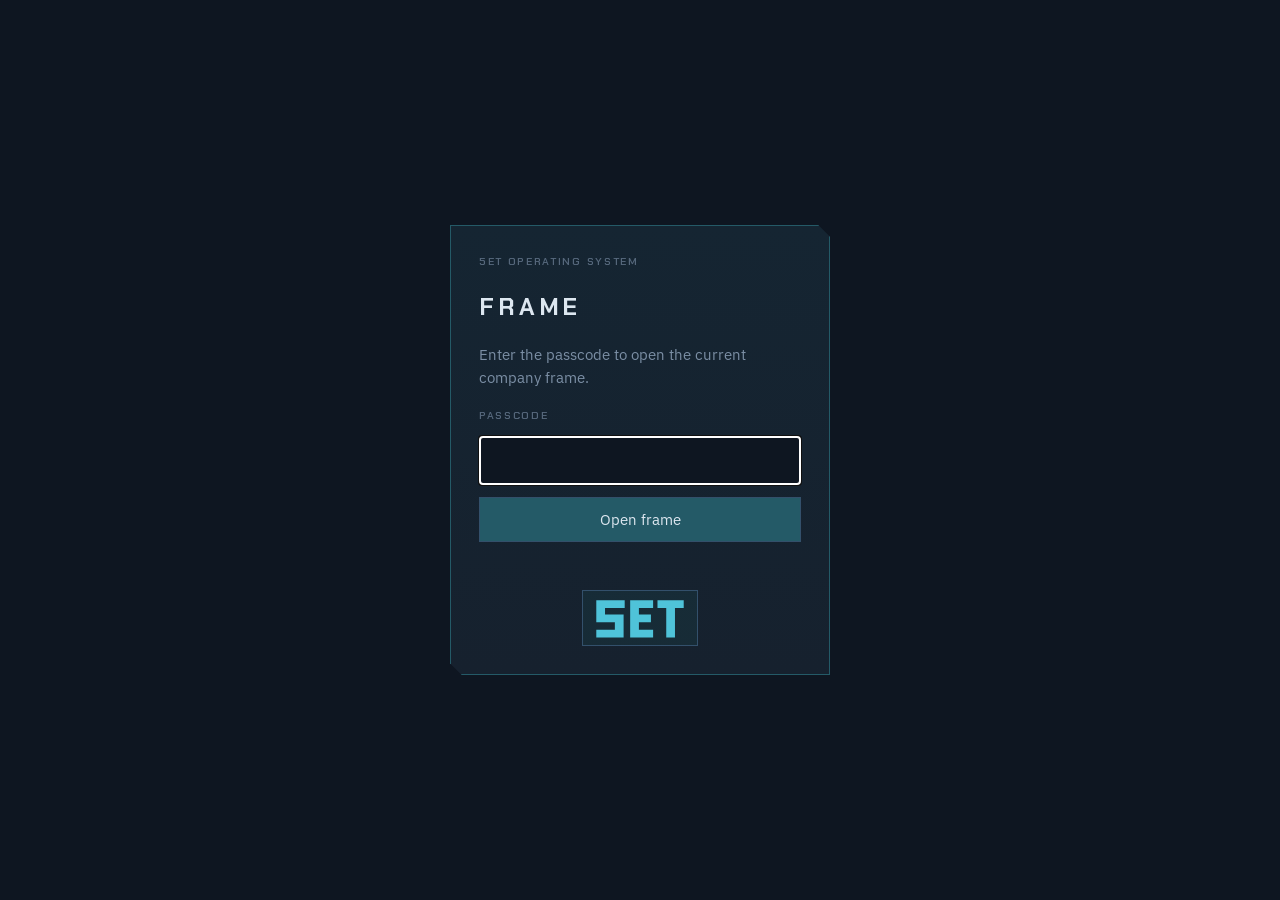
<file: app/director.html>
<!doctype html>
<html lang="en">
<head>
<meta charset="utf-8">
<meta name="viewport" content="width=device-width, initial-scale=1">
<meta name="color-scheme" content="dark">
<meta name="theme-color" content="#0E1621">
<meta name="5et-frame" content="1551">
<title>5et Frame #1551</title>
<link rel="preconnect" href="https://fonts.googleapis.com">
<link rel="preconnect" href="https://fonts.gstatic.com" crossorigin>
<link rel="stylesheet" href="https://fonts.googleapis.com/css2?family=Chakra+Petch:wght@400;600;700&family=IBM+Plex+Mono:wght@400;600&family=IBM+Plex+Sans:wght@400;600&display=swap">
<style>
:root{--ground:#0E1621;--panel:#16212E;--panel2:#1B2836;--edge:#26374A;--edge2:#33506B;
--ink:#DDE7F0;--muted:#7B8EA4;--dim:#55677B;--player:#F2A03D;--playerd:#7A5426;
--company:#4FC3D9;--companyd:#245A67;--critical:#E5646B;--ok:#6BCB8B;--lock:#5A6E85;
--fd:"Chakra Petch",system-ui,sans-serif;--fb:"IBM Plex Sans",system-ui,sans-serif;
--fm:"IBM Plex Mono",ui-monospace,monospace}
*{box-sizing:border-box}
body{margin:0;background:var(--ground);color:var(--ink);font-family:var(--fb);font-size:15px;
line-height:1.55;-webkit-font-smoothing:antialiased}
.wrap{max-width:1080px;margin:0 auto;padding:20px 16px 72px;display:flex;flex-direction:column;gap:18px}
.clip{clip-path:polygon(0 0,calc(100% - 12px) 0,100% 12px,100% 100%,12px 100%,0 calc(100% - 12px))}
.panel{background:var(--panel);border:1px solid var(--edge)}
.lbl{font-family:var(--fd);font-weight:600;font-size:10.5px;letter-spacing:.16em;
text-transform:uppercase;color:var(--dim)}
.num{font-family:var(--fm);font-variant-numeric:tabular-nums}
.mast{display:flex;align-items:baseline;justify-content:space-between;gap:12px;flex-wrap:wrap}
.mast h1{font-family:var(--fd);font-weight:700;font-size:15px;letter-spacing:.22em;
text-transform:uppercase;margin:0;color:var(--muted)}
.mast h1 b{color:var(--ink)}
.frame-id{display:flex;align-items:baseline;gap:8px}
.frame-id .n{font-family:var(--fm);font-weight:600;font-size:15px;color:var(--company)}
.live-status{display:inline-flex;align-items:center;gap:5px;font-family:var(--fm);font-size:10px;
color:var(--company);text-transform:uppercase;letter-spacing:.08em}
.live-status::before{content:"";width:6px;height:6px;border-radius:50%;background:currentColor;
box-shadow:0 0 8px currentColor}
.live-status.syncing{color:var(--player)}
.live-status.offline{color:var(--dim)}
.turn{padding:20px;display:flex;flex-direction:column;gap:16px;
background:linear-gradient(180deg,#152532 0%,var(--panel) 100%)}
.turn.you{border-color:var(--playerd)}
.turn.company{border-color:var(--companyd)}
.turn-top{display:flex;align-items:flex-start;justify-content:space-between;gap:20px;flex-wrap:wrap}
.who{display:flex;flex-direction:column;gap:4px}
.who .val{font-family:var(--fd);font-weight:700;font-size:clamp(30px,8vw,44px);line-height:1;
letter-spacing:.04em;text-transform:uppercase}
.turn.you .who .val{color:var(--player)}
.turn.company .who .val{color:var(--company)}
.who .sub{font-size:13px;color:var(--muted)}
.since{display:flex;flex-direction:column;gap:4px;align-items:flex-end;text-align:right}
.since .big{font-family:var(--fm);font-weight:600;font-size:clamp(26px,7vw,38px);line-height:1}
.since .cap{font-size:12px;color:var(--muted);max-width:22ch}
.marks{display:flex;align-items:flex-end;gap:2px;height:34px}
.mk{flex:1 1 auto;min-width:3px;max-width:24px;border-radius:1px;display:flex;
flex-direction:column-reverse;overflow:hidden;background:var(--edge)}
.mk i{display:block;width:100%}
.mk .routine{background:var(--dim)}
.mk .pipeline{background:var(--company)}
.mk .llm{background:#A987E8}
.mk.pl{background:var(--player);height:100%;box-shadow:0 0 10px rgba(242,160,61,.5)}
.legend{display:flex;gap:16px;flex-wrap:wrap}
.key{display:flex;align-items:center;gap:6px;font-size:11.5px;color:var(--muted)}
.sw{width:9px;height:9px;border-radius:1px;display:inline-block}
.grid{display:grid;gap:18px;grid-template-columns:1fr}
@media(min-width:820px){.grid.two{grid-template-columns:1fr 1fr}}
.card{padding:16px 18px;display:flex;flex-direction:column;gap:14px}
.card h2{font-family:var(--fd);font-weight:600;font-size:12px;letter-spacing:.16em;
text-transform:uppercase;margin:0;color:var(--muted);display:flex;align-items:center;
justify-content:space-between;gap:10px}
.card h2 .tag{font-family:var(--fm);letter-spacing:0;font-size:11px;color:var(--dim);text-transform:none}
.rows{display:flex;flex-direction:column;gap:0}
.row{display:flex;align-items:center;gap:12px;padding:11px 0;border-bottom:1px solid var(--edge)}
.row:last-child{border-bottom:0}
.row .idx{font-family:var(--fm);font-size:11px;color:var(--dim);width:18px;flex:none}
.row .nm{flex:1;font-size:13.5px;min-width:0}
.row .nm a{color:var(--ink);text-decoration:none;border-bottom:1px solid var(--edge2)}
.row .nm a:hover,.row .nm a:focus-visible{color:var(--company);border-color:var(--company)}
.st{font-family:var(--fd);font-size:10px;font-weight:600;letter-spacing:.12em;
text-transform:uppercase;padding:3px 8px;border:1px solid var(--lock);color:var(--lock);white-space:nowrap}
.st.next{border-color:var(--playerd);color:var(--player)}
.st.open{border-color:var(--critical);color:var(--critical)}
.meta{font-family:var(--fm);font-size:11.5px;color:var(--muted)}
.unit{display:grid;grid-template-columns:1fr auto;gap:4px 12px;padding:11px 0;border-bottom:1px solid var(--edge)}
.unit:last-child{border-bottom:0}
.unit .nm{font-size:13.5px}
.unit .cnt{font-family:var(--fm);font-size:12px;color:var(--muted);font-variant-numeric:tabular-nums}
.bar{grid-column:1/-1;height:5px;background:var(--panel2);display:flex;overflow:hidden}
.bar i{display:block;height:100%}
.bar .a{background:var(--company)}
.bar .d{background:var(--companyd)}
.ev{display:grid;grid-template-columns:auto auto 1fr;gap:12px;align-items:baseline;padding:8px 0;
border-bottom:1px solid var(--edge);font-size:13px}
.ev:last-child{border-bottom:0}
.ev .t{font-family:var(--fm);font-size:11.5px;color:var(--dim);white-space:nowrap}
.ev .w{font-family:var(--fd);font-size:9.5px;font-weight:600;letter-spacing:.12em;
text-transform:uppercase;padding:2px 6px;white-space:nowrap}
.ev .w.pl{color:var(--player);border:1px solid var(--playerd)}
.ev .w.co{color:var(--company);border:1px solid var(--companyd)}
a:focus-visible{outline:2px solid var(--company);outline-offset:2px}
footer{border-top:1px solid var(--edge);padding-top:14px;display:flex;justify-content:space-between;
gap:12px;flex-wrap:wrap;font-size:11.5px;color:var(--dim)}
.frame-content{display:none}
body.unlocked .frame-content{display:block}
.login{min-height:100vh;display:grid;place-items:center;padding:24px}
body.unlocked .login{display:none}
.login-card{width:min(100%,380px);padding:28px;display:flex;flex-direction:column;gap:18px;
background:linear-gradient(180deg,#152532 0%,var(--panel) 100%);border-color:var(--companyd)}
.login-card h1{font-family:var(--fd);font-size:24px;letter-spacing:.16em;text-transform:uppercase;margin:0}
.login-card p{color:var(--muted);margin:0}
.login-card form{display:flex;flex-direction:column;gap:12px}
.login-card input,.login-card button,.logout{font:inherit;border:1px solid var(--edge2);border-radius:0}
.login-card input{width:100%;padding:12px;background:var(--ground);color:var(--ink)}
.login-card button,.logout{padding:10px 14px;background:var(--companyd);color:var(--ink);cursor:pointer}
.brand-button{display:inline-flex;align-items:center;justify-content:center;width:76px;height:38px;
padding:5px 7px;border:1px solid var(--edge2);background:rgba(48,199,181,.06);color:var(--company);
text-decoration:none;box-sizing:border-box;transition:background .15s ease,border-color .15s ease}
.brand-button:hover{background:rgba(48,199,181,.14);border-color:var(--company)}
.brand-button svg{display:block;width:100%;height:auto;fill:currentColor}
.brand-button.login-brand{align-self:center;width:116px;height:56px;padding:8px 10px}
.login-error{min-height:1.5em;color:var(--critical);font-size:12px}
.logout{font-size:11px;padding:5px 9px;background:transparent;color:var(--muted)}
</style>
</head>
<body>
<main class="login"><section class="panel clip login-card"><span class="lbl">5et operating system</span><h1>Frame</h1><p>Enter the passcode to open the current company frame.</p><form id="login-form"><label class="lbl" for="passcode">Passcode</label><input id="passcode" name="passcode" type="password" autocomplete="current-password" autofocus><button type="submit">Open frame</button><span class="login-error" id="login-error" role="alert"></span></form><a class="brand-button login-brand" href="fiveet://install?owner=mgosal&amp;repo=5et&amp;path=frame.md" aria-label="Open frame.md in the 5ET app" title="Open frame.md in the 5ET app"><svg viewBox="0 0 86 40" role="img" aria-hidden="true"><path d="M3 3h26v7H11v6h17v21H3v-7h17v-7H3V3z"/><path d="M34 3h21v7H42v6h11v7H42v7h13v7H34V3z"/><path d="M59 3h24v7h-8v27h-8V10h-8V3z"/></svg></a></section></main>
<div class="frame-content"><div class="wrap">
<div class="mast"><h1>5et · <b>Frame</b></h1><div class="frame-id"><span class="lbl">Frame</span><span class="n">#1551</span><span class="lbl num">2026-10-02 14:43 UTC</span><span class="live-status" id="live-status" aria-live="polite">live</span><a class="brand-button" href="fiveet://install?owner=mgosal&amp;repo=5et&amp;path=frame.md" aria-label="Open frame.md in the 5ET app" title="Open frame.md in the 5ET app"><svg viewBox="0 0 86 40" role="img" aria-hidden="true"><path d="M3 3h26v7H11v6h17v21H3v-7h17v-7H3V3z"/><path d="M34 3h21v7H42v6h11v7H42v7h13v7H34V3z"/><path d="M59 3h24v7h-8v27h-8V10h-8V3z"/></svg></a><button class="logout" id="logout" type="button">Lock</button></div></div>
<section class="panel clip card"><h2>Since your last turn
<span class="tag">#1334 → #1551</span>
</h2><div class="rows">
<div class="row"><span class="nm"><span class="meta">217 ticks · 18 d 0 h · dashboards + tick reports</span></span></div>
<div class="row"><span class="nm"><a href="../Operations/_contracts/seed-crystallisation.REVIEW.md#rp-4">Seed Crystallisation · RP-4</a><br><span class="meta">blocking — Implement inductive analysis as contracted — Amend the method if necessary, then compile and verify every obligation</span></span><span class="st next">yours · #1486</span></div>
<div class="row"><span class="nm"><a href="../Operations/_work/O.437-build-conversational-initiative-path.md">O 437 Build Conversational Initiative Path</a><br><span class="meta">Progressed.</span></span><span class="st next">yours · #1382</span></div>
<div class="row"><span class="nm"><a href="../Operations/_work/O.439-build-contract-support-loop.md">O 439 Build Contract Support Loop</a><br><span class="meta">Progressed.</span></span><span class="st next">yours · #1375</span></div>
<div class="row"><span class="nm"><a href="../Accounts/_work/A.005-privacy-screen-protector.md">A 005 Privacy Screen Protector</a><br><span class="meta">The company asked you about this. You answered.</span></span><span class="st next">yours · #1374</span></div>
<div class="row"><span class="nm"><a href="../Accounts/_work/A.017-incorporation-expense.md">A 017 Incorporation Expense</a><br><span class="meta">The company asked you about this. You answered.</span></span><span class="st next">yours · #1374</span></div>
<div class="row"><span class="nm"><a href="../Accounts/_work/A.014-Google-One-Subscription-Receipt.md">A 014 Google ONE Subscription Receipt</a><br><span class="meta">The company asked you about this. You answered.</span></span><span class="st next">yours · #1374</span></div>
<div class="row"><span class="nm"><a href="../Accounts/_work/A.019-google-play-subscription-may.md">A 019 Google Play Subscription MAY</a><br><span class="meta">The company asked you about this. You answered.</span></span><span class="st next">yours · #1374</span></div>
<div class="row"><span class="nm"><a href="../Operations/dashboard.md">Operations</a><br><span class="meta">Load 112 → 271 active.</span></span><span class="st ">elsewhere · #1550</span></div>
<div class="row"><span class="nm"><a href="../Operations/_work/O.683-WhatsApp-digest-Kōdo-Engineering-2026-10-02.md">WhatsApp digest: Kōdo Engineering (2026-10-02)</a><br><span class="meta">Created.</span></span><span class="st ">elsewhere · #1550</span></div>
<div class="row"><span class="nm"><a href="../projects/store-dash/_work/SD.339-An-hour-of-your-time-on-what-were-building.md">An hour of your time on what we're building</a><br><span class="meta">Created.</span></span><span class="st ">elsewhere · #1548</span></div>
<div class="row"><span class="nm"><a href="../Operations/_work/O.682-Important-updates-to-our-Terms-of-Service-and-Privacy-Policy.md">Important updates to our Terms of Service and Privacy Policy</a><br><span class="meta">Created.</span></span><span class="st ">elsewhere · #1548</span></div>
<div class="row"><span class="nm"><a href="../Operations/_work/O.680-WhatsApp-digest-Kash-Khera-2026-10-01.md">WhatsApp digest: Kash Khera (2026-10-01)</a><br><span class="meta">Created.</span></span><span class="st ">elsewhere · #1545</span></div>
<div class="row"><span class="nm"><a href="../Operations/_work/O.677-WhatsApp-digest-JatinMandipKash-2026-09-30.md">WhatsApp digest: Jatin/Mandip/Kash (2026-09-30)</a><br><span class="meta">Created.</span></span><span class="st ">elsewhere · #1541</span></div>
<div class="row"><span class="nm"><a href="../Operations/_work/O.676-WhatsApp-digest-JatinMandipKash-2026-09-29.md">WhatsApp digest: Jatin/Mandip/Kash (2026-09-29)</a><br><span class="meta">Created.</span></span><span class="st ">elsewhere · #1533</span></div>
<div class="row"><span class="nm"><a href="../Operations/_work/O.675-Final-Call-To-Book-Your-Place-On-Next-Thursdays-Breakfast-Gu.md">Final Call To Book Your Place On Next Thursday's Breakfast Guest List A.I., F...</a><br><span class="meta">Created.</span></span><span class="st ">elsewhere · #1529</span></div>
<div class="row"><span class="nm"><a href="../Operations/_work/O.672-WhatsApp-digest-JatinMandipKash-2026-09-28.md">WhatsApp digest: Jatin/Mandip/Kash (2026-09-28)</a><br><span class="meta">Created.</span></span><span class="st ">elsewhere · #1524</span></div>
<div class="row"><span class="nm"><a href="../Operations/_work/O.673-Final-Call-To-Secure-Your-Place-On-The-Attendee-Sheet-This-T.md">Final Call To Secure Your Place On The Attendee Sheet This Thursday For</a><br><span class="meta">Created.</span></span><span class="st ">elsewhere · #1518</span></div>
<div class="row"><span class="nm"><a href="../Operations/_work/O.665-Free-VMs-without-an-account-tracing-OpenCode-on-Cloud-Agents.md">Free VMs without an account, tracing, OpenCode on Cloud Agents</a><br><span class="meta">Created.</span></span><span class="st ">elsewhere · #1513</span></div>
<div class="row"><span class="nm"><a href="../Operations/_work/O.666-WhatsApp-digest-JatinMandipKash-2026-09-26.md">WhatsApp digest: Jatin/Mandip/Kash (2026-09-26)</a><br><span class="meta">Created.</span></span><span class="st ">elsewhere · #1513</span></div>
<div class="row"><span class="nm"><a href="../Operations/_work/O.667-WhatsApp-digest-Kōdo-Engineering-2026-09-26.md">WhatsApp digest: Kōdo Engineering (2026-09-26)</a><br><span class="meta">Created.</span></span><span class="st ">elsewhere · #1513</span></div>
<div class="row"><span class="nm"><a href="../Operations/_work/O.668-Final-Call-To-Book-Your-Place-On-Wednesdays-Lunch-Attendee-S.md">Final Call To Book Your Place On Wednesday's Lunch Attendee Sheet for A.I., F...</a><br><span class="meta">Created.</span></span><span class="st ">elsewhere · #1513</span></div>
<div class="row"><span class="nm"><a href="../projects/store-dash/_work/SD.337-RightStore-the-full-picture.md">RightStore, the full picture</a><br><span class="meta">Created.</span></span><span class="st ">elsewhere · #1513</span></div>
<div class="row"><span class="nm"><a href="../Operations/_work/O.670-WhatsApp-digest-JatinMandipKash-2026-09-27.md">WhatsApp digest: Jatin/Mandip/Kash (2026-09-27)</a><br><span class="meta">Created.</span></span><span class="st ">elsewhere · #1513</span></div>
<div class="row"><span class="nm"><a href="../Operations/_work/O.671-WhatsApp-digest-Kōdo-Engineering-2026-09-27.md">WhatsApp digest: Kōdo Engineering (2026-09-27)</a><br><span class="meta">Created.</span></span><span class="st ">elsewhere · #1513</span></div>
<div class="row"><span class="nm"><a href="../projects/store-dash/_work/SD.338-RightStore-where-we-are-and-what-we-need-from-you.md">RightStore, where we are and what we need from you</a><br><span class="meta">Created.</span></span><span class="st ">elsewhere · #1513</span></div>
<div class="row"><span class="nm"><a href="../Operations/_work/O.661-WhatsApp-digest-Kash-Khera-2026-09-25.md">WhatsApp digest: Kash Khera (2026-09-25)</a><br><span class="meta">Created.</span></span><span class="st ">elsewhere · #1511</span></div>
<div class="row"><span class="nm"><a href="../Operations/_work/O.662-Final-Call-To-Book-Your-Place-On-The-Attendee-Sheet-This-Thu.md">Final Call To Book Your Place On The Attendee Sheet This Thursday For</a><br><span class="meta">Created.</span></span><span class="st ">elsewhere · #1509</span></div>
<div class="row"><span class="nm"><a href="../Operations/_work/O.663-Mandip-up-your-Android-game.md">Mandip, up your Android game</a><br><span class="meta">Created.</span></span><span class="st ">elsewhere · #1509</span></div>
<div class="row"><span class="nm"><a href="../Operations/_work/O.658-WhatsApp-digest-JatinMandipKash-2026-09-25.md">WhatsApp digest: Jatin/Mandip/Kash (2026-09-25)</a><br><span class="meta">Created.</span></span><span class="st ">elsewhere · #1508</span></div>
<div class="row"><span class="nm"><a href="../Operations/_work/O.659-WhatsApp-digest-Jatin-Blocvey-2026-09-25.md">WhatsApp digest: Jatin Blocvey (2026-09-25)</a><br><span class="meta">Created.</span></span><span class="st ">elsewhere · #1504</span></div>
<div class="row"><span class="nm"><a href="../projects/store-dash/_work/SD.336-AI-Session-for-OurCOOP.md">AI Session for OurCOOP</a><br><span class="meta">Created.</span></span><span class="st ">elsewhere · #1501</span></div>
<div class="row"><span class="nm"><a href="../Operations/_work/O.657-WhatsApp-digest-Kōdo-Engineering-2026-09-24.md">WhatsApp digest: Kōdo Engineering (2026-09-24)</a><br><span class="meta">Created.</span></span><span class="st ">elsewhere · #1498</span></div>
<div class="row"><span class="nm"><a href="../Operations/_work/O.656-WhatsApp-digest-Jatin-Blocvey-2026-09-24.md">WhatsApp digest: Jatin Blocvey (2026-09-24)</a><br><span class="meta">Created.</span></span><span class="st ">elsewhere · #1496</span></div>
<div class="row"><span class="nm"><a href="../Operations/_work/O.654-WhatsApp-digest-JatinMandipKash-2026-09-24.md">WhatsApp digest: Jatin/Mandip/Kash (2026-09-24)</a><br><span class="meta">Created.</span></span><span class="st ">elsewhere · #1492</span></div>
<div class="row"><span class="nm"><a href="../Accounts/dashboard.md">Accounts</a><br><span class="meta">Load 2 → 3 active.</span></span><span class="st ">elsewhere · #1492</span></div>
<div class="row"><span class="nm"><a href="../Operations/_work/O.625-GitHub-PAT-5et-mobile-intake-expiring-soon.md">GitHub PAT &quot;5et-mobile-intake&quot; expiring soon</a><br><span class="meta">Created.</span></span><span class="st ">elsewhere · #1379</span></div>
<div class="row"><span class="nm"><a href="../Operations/_work/O.622-WhatsApp-digest-JatinMandipKash-2026-09-16.md">WhatsApp digest: Jatin/Mandip/Kash (2026-09-16)</a><br><span class="meta">Created.</span></span><span class="st ">elsewhere · #1372</span></div>
<div class="row"><span class="nm">[Retail Market Review 2026<br><span class="meta">OUT NOW](projects/store-dash/_work/SD.332-Retail-Market-Review-2026-OUT-NOW.md)</span></span><span class="st ">elsewhere · #1372</span></div>
<div class="row"><span class="nm"><a href="../Compliance/_work/C.036-LLM-processing-of-personal-data-risk.md">C 036 LLM Processing OF Personal Data Risk</a><br><span class="meta">Progressed.</span></span><span class="st ">elsewhere · #1369</span></div>
<div class="row"><span class="nm"><a href="../Operations/_work/O.623-Book-Your-Place-On-The-Lunch-Attendee-Sheet-For-Mayfair-AI-T.md">Book Your Place On The Lunch Attendee Sheet For Mayfair AI, Tech + Related</a><br><span class="meta">Created.</span></span><span class="st ">elsewhere · #1368</span></div>
<div class="row"><span class="nm"><a href="../Operations/_work/O.621-Cloudflare-AI-bot-control-updates.md">Cloudflare AI bot control updates</a><br><span class="meta">Created.</span></span><span class="st ">elsewhere · #1365</span></div>
<div class="row"><span class="nm"><a href="../Operations/_work/O.620-Review-generated-playbook-against-pipeline-output.md">Review generated playbook against pipeline output</a><br><span class="meta">Created.</span></span><span class="st ">elsewhere · #1358</span></div>
<div class="row"><span class="nm"><a href="../Operations/_work/O.619-2026-09-15-13-42-41-bc5c52a0md.md">2026 09 15 13 42 41 Bc5c52a0</a><br><span class="meta">Created.</span></span><span class="st ">elsewhere · #1355</span></div>
<div class="row"><span class="nm"><a href="../Operations/_work/O.614-2026-09-15-13-38-00-cfd13788md.md">2026 09 15 13 38 00 Cfd13788</a><br><span class="meta">Created.</span></span><span class="st ">elsewhere · #1354</span></div>
<div class="row"><span class="nm"><a href="../Operations/_work/O.615-2026-09-15-13-35-27-63801b2amd.md">2026 09 15 13 35 27 63801b2a</a><br><span class="meta">Created.</span></span><span class="st ">elsewhere · #1354</span></div>
<div class="row"><span class="nm"><a href="../Operations/_work/O.616-2026-09-15-13-34-47-d681ccfbmd.md">2026 09 15 13 34 47 D681ccfb</a><br><span class="meta">Created.</span></span><span class="st ">elsewhere · #1354</span></div>
<div class="row"><span class="nm"><a href="../Operations/_work/O.617-2026-09-15-13-33-22-41ef592amd.md">2026 09 15 13 33 22 41ef592a</a><br><span class="meta">Created.</span></span><span class="st ">elsewhere · #1354</span></div>
<div class="row"><span class="nm"><a href="../Operations/_work/O.618-2026-09-15-13-25-28-1149784emd.md">2026 09 15 13 25 28 1149784e</a><br><span class="meta">Created.</span></span><span class="st ">elsewhere · #1354</span></div>
<div class="row"><span class="nm"><a href="../Operations/_work/O.611-2026-09-15-12-56-56-7712519emd.md">2026 09 15 12 56 56 7712519e</a><br><span class="meta">Created.</span></span><span class="st ">elsewhere · #1352</span></div>
<div class="row"><span class="nm"><a href="../Operations/_work/O.612-2026-09-15-12-50-16-049f4977md.md">2026 09 15 12 50 16 049f4977</a><br><span class="meta">Created.</span></span><span class="st ">elsewhere · #1352</span></div>
<div class="row"><span class="nm"><a href="../Operations/_work/O.613-Mac-security-warning-Python-310-unverified.md">Mac security warning: Python 3.10 unverified</a><br><span class="meta">Created.</span></span><span class="st ">elsewhere · #1352</span></div>
<div class="row"><span class="nm"><a href="../Operations/_work/O.602-2026-09-15-12-38-22-60d58a56md.md">2026 09 15 12 38 22 60d58a56</a><br><span class="meta">Created.</span></span><span class="st ">elsewhere · #1351</span></div>
<div class="row"><span class="nm"><a href="../Operations/_work/O.603-2026-09-15-12-37-41-c682ed94md.md">2026 09 15 12 37 41 C682ed94</a><br><span class="meta">Created.</span></span><span class="st ">elsewhere · #1351</span></div>
<div class="row"><span class="nm"><a href="../Operations/_work/O.604-2026-09-15-12-34-38-b2da0d1fmd.md">2026 09 15 12 34 38 B2da0d1f</a><br><span class="meta">Created.</span></span><span class="st ">elsewhere · #1351</span></div>
<div class="row"><span class="nm"><a href="../Operations/_work/O.605-2026-09-15-12-36-38-c79b1fc4md.md">2026 09 15 12 36 38 C79b1fc4</a><br><span class="meta">Created.</span></span><span class="st ">elsewhere · #1351</span></div>
<div class="row"><span class="nm"><a href="../Operations/_work/O.606-2026-09-15-12-34-15-ad0bfed2md.md">2026 09 15 12 34 15 Ad0bfed2</a><br><span class="meta">Created.</span></span><span class="st ">elsewhere · #1351</span></div>
<div class="row"><span class="nm"><a href="../Operations/_work/O.607-2026-09-15-12-33-33-46841c7fmd.md">2026 09 15 12 33 33 46841c7f</a><br><span class="meta">Created.</span></span><span class="st ">elsewhere · #1351</span></div>
<div class="row"><span class="nm"><a href="../Operations/_work/O.608-2026-09-15-12-32-27-a67f7913md.md">2026 09 15 12 32 27 A67f7913</a><br><span class="meta">Created.</span></span><span class="st ">elsewhere · #1351</span></div>
<div class="row"><span class="nm"><a href="../Operations/_work/O.609-2026-09-15-12-30-51-8863a685md.md">2026 09 15 12 30 51 8863a685</a><br><span class="meta">Created.</span></span><span class="st ">elsewhere · #1351</span></div>
<div class="row"><span class="nm"><a href="../Operations/_work/I.022-Record-of-RightStore-3-Bootstrap-Command.md">Record of RightStore-3 Bootstrap Command</a><br><span class="meta">Created.</span></span><span class="st ">elsewhere · #1351</span></div>
<div class="row"><span class="nm"><a href="../Operations/_work/O.610-2026-09-15-12-25-41-0a49aaa5md.md">2026 09 15 12 25 41 0a49aaa5</a><br><span class="meta">Created.</span></span><span class="st ">elsewhere · #1351</span></div>
<div class="row"><span class="nm"><a href="../Operations/_work/O.595-2026-09-15-12-19-16-d7a3095fmd.md">2026 09 15 12 19 16 D7a3095f</a><br><span class="meta">Created.</span></span><span class="st ">elsewhere · #1350</span></div>
<div class="row"><span class="nm"><a href="../Operations/_work/O.596-2026-09-15-12-17-22-ab501841md.md">2026 09 15 12 17 22 Ab501841</a><br><span class="meta">Created.</span></span><span class="st ">elsewhere · #1350</span></div>
<div class="row"><span class="nm"><a href="../Operations/_work/O.597-2026-09-15-11-52-37-252c9cf4md.md">2026 09 15 11 52 37 252c9cf4</a><br><span class="meta">Created.</span></span><span class="st ">elsewhere · #1350</span></div>
<div class="row"><span class="nm"><a href="../Operations/_work/O.598-2026-09-15-11-49-16-91be49abmd.md">2026 09 15 11 49 16 91be49ab</a><br><span class="meta">Created.</span></span><span class="st ">elsewhere · #1350</span></div>
<div class="row"><span class="nm"><a href="../Operations/_work/O.599-2026-09-15-11-48-45-5a55fe30md.md">2026 09 15 11 48 45 5a55fe30</a><br><span class="meta">Created.</span></span><span class="st ">elsewhere · #1350</span></div>
<div class="row"><span class="nm"><a href="../Operations/_work/O.600-2026-09-15-11-48-13-3a70a4a6md.md">2026 09 15 11 48 13 3a70a4a6</a><br><span class="meta">Created.</span></span><span class="st ">elsewhere · #1350</span></div>
<div class="row"><span class="nm"><a href="../Operations/_work/O.590-RightStore-D2S-integration-architecture-proposal.md">RightStore D2S integration architecture proposal</a><br><span class="meta">Created.</span></span><span class="st ">elsewhere · #1349</span></div>
<div class="row"><span class="nm"><a href="../Operations/_work/O.591-WhatsApp-digest-Jatin-Blocvey-2026-09-15.md">WhatsApp digest: Jatin Blocvey (2026-09-15)</a><br><span class="meta">Created.</span></span><span class="st ">elsewhere · #1349</span></div>
<div class="row"><span class="nm"><a href="../Operations/_work/O.592-2026-09-15-11-41-48-641de69bmd.md">2026 09 15 11 41 48 641de69b</a><br><span class="meta">Created.</span></span><span class="st ">elsewhere · #1349</span></div>
<div class="row"><span class="nm"><a href="../Operations/_work/O.593-SSL-upload-error-with-Beatrice.md">SSL upload error with Beatrice</a><br><span class="meta">Created.</span></span><span class="st ">elsewhere · #1349</span></div>
<div class="row"><span class="nm"><a href="../Operations/_work/O.594-2026-09-15-11-27-29-a47113c9md.md">2026 09 15 11 27 29 A47113c9</a><br><span class="meta">Created.</span></span><span class="st ">elsewhere · #1349</span></div>
<div class="row"><span class="nm"><a href="../Operations/_work/O.583-BlackEyeCollective-invited-you-to-BlackEyeCollectiveRightSto.md">BlackEyeCollective invited you to BlackEyeCollective/RightStore-3</a><br><span class="meta">Created.</span></span><span class="st ">elsewhere · #1348</span></div>
<div class="row"><span class="nm"><a href="../Operations/_work/O.584-2026-09-15-11-14-02-221abe06md.md">2026 09 15 11 14 02 221abe06</a><br><span class="meta">Created.</span></span><span class="st ">elsewhere · #1348</span></div>
<div class="row"><span class="nm"><a href="../Operations/_work/O.585-2026-09-15-11-13-46-315f8eafmd.md">2026 09 15 11 13 46 315f8eaf</a><br><span class="meta">Created.</span></span><span class="st ">elsewhere · #1348</span></div>
<div class="row"><span class="nm"><a href="../Operations/_work/O.586-Missing-GitHub-Organization-Access.md">Missing GitHub Organization Access</a><br><span class="meta">Created.</span></span><span class="st ">elsewhere · #1348</span></div>
<div class="row"><span class="nm"><a href="../Operations/_work/O.587-2026-09-15-11-10-41-a82848e6md.md">2026 09 15 11 10 41 A82848e6</a><br><span class="meta">Created.</span></span><span class="st ">elsewhere · #1348</span></div>
<div class="row"><span class="nm"><a href="../Operations/_work/O.588-2026-09-15-11-10-16-3e4f69a4md.md">2026 09 15 11 10 16 3e4f69a4</a><br><span class="meta">Created.</span></span><span class="st ">elsewhere · #1348</span></div>
<div class="row"><span class="nm"><a href="../Operations/_work/O.589-2026-09-15-11-05-19-6ceba73fmd.md">2026 09 15 11 05 19 6ceba73f</a><br><span class="meta">Created.</span></span><span class="st ">elsewhere · #1348</span></div>
<div class="row"><span class="nm"><a href="../People/dashboard.md">People</a><br><span class="meta">Load 6 → 8 active.</span></span><span class="st ">elsewhere · #1347</span></div>
<div class="row"><span class="nm"><a href="../Operations/_work/O.572-2026-09-15-11-03-57-96460087md.md">2026-09-15_11-03-57_96460087.md</a><br><span class="meta">Created.</span></span><span class="st ">elsewhere · #1347</span></div>
<div class="row"><span class="nm"><a href="../Operations/_work/O.573-2026-09-15-11-03-11-a4a706b5md.md">2026 09 15 11 03 11 A4a706b5</a><br><span class="meta">Created.</span></span><span class="st ">elsewhere · #1347</span></div>
<div class="row"><span class="nm"><a href="../Operations/_work/O.574-2026-09-15-11-02-41-b5051b12md.md">2026 09 15 11 02 41 B5051b12</a><br><span class="meta">Created.</span></span><span class="st ">elsewhere · #1347</span></div>
<div class="row"><span class="nm"><a href="../Operations/_work/O.575-2026-09-15-11-01-28-c86892a5md.md">2026 09 15 11 01 28 C86892a5</a><br><span class="meta">Created.</span></span><span class="st ">elsewhere · #1347</span></div>
<div class="row"><span class="nm"><a href="../People/_work/H.009-Paternity-Leave-Enquiry.md">Paternity Leave Enquiry</a><br><span class="meta">Created.</span></span><span class="st ">elsewhere · #1347</span></div>
<div class="row"><span class="nm"><a href="../Operations/_work/O.576-2026-09-15-10-53-52-b4ac653bmd.md">2026 09 15 10 53 52 B4ac653b</a><br><span class="meta">Created.</span></span><span class="st ">elsewhere · #1347</span></div>
<div class="row"><span class="nm"><a href="../Operations/_work/O.577-2026-09-15-10-47-59-b68b3916md.md">2026 09 15 10 47 59 B68b3916</a><br><span class="meta">Created.</span></span><span class="st ">elsewhere · #1347</span></div>
<div class="row"><span class="nm"><a href="../Operations/_work/O.578-2026-09-15-10-44-57-b838782emd.md">2026 09 15 10 44 57 B838782e</a><br><span class="meta">Created.</span></span><span class="st ">elsewhere · #1347</span></div>
<div class="row"><span class="nm"><a href="../Operations/_work/O.579-Email-reply-and-access-management-decision.md">Email reply and access management decision</a><br><span class="meta">Created.</span></span><span class="st ">elsewhere · #1347</span></div>
<div class="row"><span class="nm"><a href="../Operations/_work/O.580-2026-09-15-10-42-18-8c5679c1md.md">2026 09 15 10 42 18 8c5679c1</a><br><span class="meta">Created.</span></span><span class="st ">elsewhere · #1347</span></div>
<div class="row"><span class="nm"><a href="../Operations/_work/O.581-2026-09-15-10-39-45-6cfd6e2cmd.md">2026 09 15 10 39 45 6cfd6e2c</a><br><span class="meta">Created.</span></span><span class="st ">elsewhere · #1347</span></div>
<div class="row"><span class="nm"><a href="../Operations/_work/O.582-Edit-Rodrigo-Sanchez-calls-recording.md">Edit Rodrigo Sanchez calls recording</a><br><span class="meta">Created.</span></span><span class="st ">elsewhere · #1347</span></div>
<div class="row"><span class="nm"><a href="../Operations/_work/O.567-2026-09-15-10-38-45-73150acamd.md">2026 09 15 10 38 45 73150aca</a><br><span class="meta">Created.</span></span><span class="st ">elsewhere · #1346</span></div>
<div class="row"><span class="nm"><a href="../Operations/_work/O.568-2026-09-15-10-36-12-fe16f053md.md">2026 09 15 10 36 12 Fe16f053</a><br><span class="meta">Created.</span></span><span class="st ">elsewhere · #1346</span></div>
<div class="row"><span class="nm"><a href="../Operations/_work/O.569-2026-09-15-10-34-15-6c15eb36md.md">2026 09 15 10 34 15 6c15eb36</a><br><span class="meta">Created.</span></span><span class="st ">elsewhere · #1346</span></div>
<div class="row"><span class="nm"><a href="../Operations/_work/I.021-Upstream-and-Downstream-Integrations-Concept.md">Upstream and Downstream Integrations Concept</a><br><span class="meta">Created.</span></span><span class="st ">elsewhere · #1346</span></div>
<div class="row"><span class="nm"><a href="../Operations/_work/O.570-2026-09-15-10-25-17-bb48d25emd.md">2026 09 15 10 25 17 Bb48d25e</a><br><span class="meta">Created.</span></span><span class="st ">elsewhere · #1346</span></div>
<div class="row"><span class="nm"><a href="../Operations/_work/O.571-2026-09-15-10-22-43-af63c79fmd.md">2026 09 15 10 22 43 Af63c79f</a><br><span class="meta">Created.</span></span><span class="st ">elsewhere · #1346</span></div>
<div class="row"><span class="nm"><a href="../Operations/_work/I.020-Observation-Reduce-call-pauses-for-better-flow.md">Observation: Reduce call pauses for better flow</a><br><span class="meta">Created.</span></span><span class="st ">elsewhere · #1344</span></div>
<div class="row"><span class="nm"><a href="../Operations/_work/O.564-Build-HR-Policy-Assistant-with-Compliance-Check.md">Build HR Policy Assistant with Compliance Check</a><br><span class="meta">Created.</span></span><span class="st ">elsewhere · #1344</span></div>
<div class="row"><span class="nm"><a href="../People/_work/H.008-Streamlining-Manager-Role-in-HR-Processes.md">Streamlining Manager Role in HR Processes</a><br><span class="meta">Created.</span></span><span class="st ">elsewhere · #1344</span></div>
<div class="row"><span class="nm"><a href="../Operations/_work/O.559-2026-09-15-09-36-17-d72c85b0md.md">2026 09 15 09 36 17 D72c85b0</a><br><span class="meta">Created.</span></span><span class="st ">elsewhere · #1343</span></div>
<div class="row"><span class="nm"><a href="../Operations/_work/I.019-Manager-Demo-Flow-and-Audio-Observations.md">Manager Demo Flow and Audio Observations</a><br><span class="meta">Created.</span></span><span class="st ">elsewhere · #1343</span></div>
<div class="row"><span class="nm"><a href="../Operations/_work/O.560-2026-09-15-09-27-58-974a0357md.md">2026 09 15 09 27 58 974a0357</a><br><span class="meta">Created.</span></span><span class="st ">elsewhere · #1343</span></div>
<div class="row"><span class="nm"><a href="../Compliance/dashboard.md">Compliance</a><br><span class="meta">Load 9 → 10 active.</span></span><span class="st ">elsewhere · #1340</span></div>
<div class="row"><span class="nm"><a href="../Operations/_work/P.018-Kōdo-Engineering-Vision-Master-setup-and-dongle.md">Kōdo Engineering: Vision Master setup and dongle</a><br><span class="meta">Created.</span></span><span class="st ">elsewhere · #1340</span></div>
<div class="row"><span class="nm"><a href="../Compliance/_work/C.038-Request-for-PSC-code-for-Blocvey-Ltd-confirmation-statement.md">Request for PSC code for Blocvey Ltd confirmation statement</a><br><span class="meta">Created.</span></span><span class="st ">elsewhere · #1340</span></div>
<div class="row"><span class="nm"><a href="../Operations/_work/O.552-WhatsApp-digest-Kōdo-Engineering-2026-09-15.md">WhatsApp digest: Kōdo Engineering (2026-09-15)</a><br><span class="meta">Created.</span></span><span class="st ">elsewhere · #1340</span></div>
<div class="row"><span class="nm"><a href="../Operations/_work/O.553-no-subject.md">(no subject)</a><br><span class="meta">Created.</span></span><span class="st ">elsewhere · #1340</span></div>
<div class="row"><span class="nm"><a href="../Operations/_work/O.554-2026-09-15-08-39-26-80a65a72md.md">2026 09 15 08 39 26 80a65a72</a><br><span class="meta">Created.</span></span><span class="st ">elsewhere · #1340</span></div>
<div class="row"><span class="nm"><a href="../Operations/_work/O.555-2026-09-15-08-36-27-6aec9b57md.md">2026 09 15 08 36 27 6aec9b57</a><br><span class="meta">Created.</span></span><span class="st ">elsewhere · #1340</span></div>
<div class="row"><span class="nm"><a href="../Operations/_work/O.556-2026-09-15-08-35-37-a44a931amd.md">2026 09 15 08 35 37 A44a931a</a><br><span class="meta">Created.</span></span><span class="st ">elsewhere · #1340</span></div>
<div class="row"><span class="nm"><a href="../Operations/_work/O.557-2026-09-15-08-31-47-ce50b626md.md">2026 09 15 08 31 47 Ce50b626</a><br><span class="meta">Created.</span></span><span class="st ">elsewhere · #1340</span></div>
<div class="row"><span class="nm"><a href="../Operations/_work/O.558-2026-09-15-08-31-47-9f6caeb7md.md">2026 09 15 08 31 47 9f6caeb7</a><br><span class="meta">Created.</span></span><span class="st ">elsewhere · #1340</span></div>
<div class="row"><span class="nm"><a href="../Operations/_work/O.537-2026-09-14-17-30-29-ff08dbb0md.md">2026 09 14 17 30 29 Ff08dbb0</a><br><span class="meta">Created.</span></span><span class="st ">elsewhere · #1339</span></div>
<div class="row"><span class="nm"><a href="../Operations/_work/O.538-2026-09-14-17-13-27-404ab3eamd.md">2026 09 14 17 13 27 404ab3ea</a><br><span class="meta">Created.</span></span><span class="st ">elsewhere · #1339</span></div>
<div class="row"><span class="nm"><a href="../Operations/_work/O.539-2026-09-14-17-27-40-379a5e92md.md">2026 09 14 17 27 40 379a5e92</a><br><span class="meta">Created.</span></span><span class="st ">elsewhere · #1339</span></div>
<div class="row"><span class="nm"><a href="../Operations/_work/O.540-2026-09-14-17-27-33-1d6b1af1md.md">2026 09 14 17 27 33 1d6b1af1</a><br><span class="meta">Created.</span></span><span class="st ">elsewhere · #1339</span></div>
<div class="row"><span class="nm"><a href="../Operations/_work/O.541-2026-09-14-17-27-32-175ef9f6md.md">2026 09 14 17 27 32 175ef9f6</a><br><span class="meta">Created.</span></span><span class="st ">elsewhere · #1339</span></div>
<div class="row"><span class="nm"><a href="../Operations/_work/O.542-2026-09-14-17-26-53-aff8cb94md.md">2026 09 14 17 26 53 Aff8cb94</a><br><span class="meta">Created.</span></span><span class="st ">elsewhere · #1339</span></div>
<div class="row"><span class="nm"><a href="../Operations/_work/O.543-2026-09-14-17-25-18-5948d846md.md">2026 09 14 17 25 18 5948d846</a><br><span class="meta">Created.</span></span><span class="st ">elsewhere · #1339</span></div>
<div class="row"><span class="nm"><a href="../Operations/_work/O.544-2026-09-14-17-24-49-b2f5908fmd.md">2026 09 14 17 24 49 B2f5908f</a><br><span class="meta">Created.</span></span><span class="st ">elsewhere · #1339</span></div>
<div class="row"><span class="nm"><a href="../Operations/_work/O.545-2026-09-14-17-24-20-7d67b376md.md">2026 09 14 17 24 20 7d67b376</a><br><span class="meta">Created.</span></span><span class="st ">elsewhere · #1339</span></div>
<div class="row"><span class="nm"><a href="../Operations/_work/O.546-2026-09-14-17-22-30-1a1b6b2dmd.md">2026 09 14 17 22 30 1a1b6b2d</a><br><span class="meta">Created.</span></span><span class="st ">elsewhere · #1339</span></div>
<div class="row"><span class="nm"><a href="../Operations/_work/O.547-2026-09-14-17-21-27-26bf14b6md.md">2026 09 14 17 21 27 26bf14b6</a><br><span class="meta">Created.</span></span><span class="st ">elsewhere · #1339</span></div>
<div class="row"><span class="nm"><a href="../Operations/_work/O.548-2026-09-14-17-21-14-9bdc24a4md.md">2026 09 14 17 21 14 9bdc24a4</a><br><span class="meta">Created.</span></span><span class="st ">elsewhere · #1339</span></div>
<div class="row"><span class="nm"><a href="../Operations/_work/O.549-2026-09-14-17-16-44-4f8292f6md.md">2026 09 14 17 16 44 4f8292f6</a><br><span class="meta">Created.</span></span><span class="st ">elsewhere · #1339</span></div>
<div class="row"><span class="nm"><a href="../Operations/_work/O.550-2026-09-14-17-04-30-2a416d60md.md">2026 09 14 17 04 30 2a416d60</a><br><span class="meta">Created.</span></span><span class="st ">elsewhere · #1339</span></div>
<div class="row"><span class="nm"><a href="../Operations/_work/O.551-2026-09-14-16-57-59-c0de2f21md.md">2026 09 14 16 57 59 C0de2f21</a><br><span class="meta">Created.</span></span><span class="st ">elsewhere · #1339</span></div>
<div class="row"><span class="nm"><a href="../Operations/_work/I.016-AI-employee-slide-intro-should-not-be-silent.md">AI employee slide intro should not be silent</a><br><span class="meta">Created.</span></span><span class="st ">elsewhere · #1338</span></div>
<div class="row"><span class="nm"><a href="../Operations/_work/I.017-Observation-Intro-duration-and-sound-characteristics.md">Observation: Intro duration and sound characteristics</a><br><span class="meta">Created.</span></span><span class="st ">elsewhere · #1338</span></div>
<div class="row"><span class="nm"><a href="../Operations/_work/I.018-Indexed-Model-vs-LLM-Muse-Glimmer.md">Indexed Model vs. LLM: Muse-Glimmer</a><br><span class="meta">Created.</span></span><span class="st ">elsewhere · #1338</span></div>
<div class="row"><span class="nm"><a href="../Operations/_work/O.535-2026-09-14-16-14-44-voice-notegpt-4o-audio.md">2026 09 14 16 14 44 Voice Note GPT 4o Audio</a><br><span class="meta">Created.</span></span><span class="st ">elsewhere · #1337</span></div>
<div class="row"><span class="nm"><a href="../Operations/_work/O.536-2026-09-14-16-28-11-voice-notegpt-4o-audio.md">2026 09 14 16 28 11 Voice Note GPT 4o Audio</a><br><span class="meta">Created.</span></span><span class="st ">elsewhere · #1337</span></div>
<div class="row"><span class="nm"><a href="../Operations/_work/I.015-Stream-Deck-voice-recording-observation.md">Stream Deck voice recording observation</a><br><span class="meta">Created.</span></span><span class="st ">elsewhere · #1336</span></div>
<div class="row"><span class="nm"><a href="../Operations/_work/O.534-Critical-Video-Audio-Missing.md">Critical Video Audio Missing</a><br><span class="meta">Created.</span></span><span class="st ">elsewhere · #1335</span></div>
<div class="row"><span class="nm"><span class="meta">Beneath it: 4 progressed, 137 created, 18793 inspected without change.</span></span></div>
</div></section>
<section class="panel clip turn company">
<div class="turn-top"><div class="who"><span class="lbl">Concurrent agency</span><span class="val">You 0 · Company 4</span><span class="sub">Latest move: You responded to Review: Voice Note Import Services Agreement. · since 2026-09-07 10:23:40 UTC</span></div>
<div class="since"><span class="lbl">Activity reports since move</span><span class="big num">60</span><span class="cap">25 d 5 h elapsed · frames #1492 → #1551</span></div></div>
<div class="marks" aria-label="Latest move followed by 60 tick-report activity bars"><i class="mk pl" title="Latest human move"></i><i class="mk" style="height:60.0%" title="Tick #1492: 1477.1s compute; 271 inspected; 1 created; 0 progressed; 0 LLM tokens"><i class="routine" style="height:66.7%"></i><i class="pipeline" style="height:33.3%"></i><i class="llm" style="height:0.0%"></i></i><i class="mk" style="height:30.0%" title="Tick #1493: 80.6s compute; 0 inspected; 0 created; 0 progressed; 0 LLM tokens"><i class="routine" style="height:100.0%"></i><i class="pipeline" style="height:0.0%"></i><i class="llm" style="height:0.0%"></i></i><i class="mk" style="height:40.0%" title="Tick #1494: 1544.6s compute; 272 inspected; 0 created; 0 progressed; 0 LLM tokens"><i class="routine" style="height:100.0%"></i><i class="pipeline" style="height:0.0%"></i><i class="llm" style="height:0.0%"></i></i><i class="mk" style="height:8.0%" title="Tick #1495: 8.6s compute; 0 inspected; 0 created; 0 progressed; 0 LLM tokens"><i class="routine" style="height:100.0%"></i><i class="pipeline" style="height:0.0%"></i><i class="llm" style="height:0.0%"></i></i><i class="mk" style="height:60.0%" title="Tick #1496: 1592.3s compute; 273 inspected; 1 created; 0 progressed; 0 LLM tokens"><i class="routine" style="height:66.7%"></i><i class="pipeline" style="height:33.3%"></i><i class="llm" style="height:0.0%"></i></i><i class="mk" style="height:30.0%" title="Tick #1497: 61.1s compute; 0 inspected; 0 created; 0 progressed; 0 LLM tokens"><i class="routine" style="height:100.0%"></i><i class="pipeline" style="height:0.0%"></i><i class="llm" style="height:0.0%"></i></i><i class="mk" style="height:60.0%" title="Tick #1498: 2109.5s compute; 274 inspected; 1 created; 0 progressed; 0 LLM tokens"><i class="routine" style="height:66.7%"></i><i class="pipeline" style="height:33.3%"></i><i class="llm" style="height:0.0%"></i></i><i class="mk" style="height:30.0%" title="Tick #1499: 76.2s compute; 0 inspected; 0 created; 0 progressed; 0 LLM tokens"><i class="routine" style="height:100.0%"></i><i class="pipeline" style="height:0.0%"></i><i class="llm" style="height:0.0%"></i></i><i class="mk" style="height:40.0%" title="Tick #1500: 3352.7s compute; 274 inspected; 0 created; 0 progressed; 0 LLM tokens"><i class="routine" style="height:100.0%"></i><i class="pipeline" style="height:0.0%"></i><i class="llm" style="height:0.0%"></i></i><i class="mk" style="height:60.0%" title="Tick #1501: 55957.1s compute; 274 inspected; 1 created; 0 progressed; 0 LLM tokens"><i class="routine" style="height:66.7%"></i><i class="pipeline" style="height:33.3%"></i><i class="llm" style="height:0.0%"></i></i><i class="mk" style="height:40.0%" title="Tick #1502: 1799.9s compute; 274 inspected; 0 created; 0 progressed; 0 LLM tokens"><i class="routine" style="height:100.0%"></i><i class="pipeline" style="height:0.0%"></i><i class="llm" style="height:0.0%"></i></i><i class="mk" style="height:10.2%" title="Tick #1503: 20.4s compute; 0 inspected; 0 created; 0 progressed; 0 LLM tokens"><i class="routine" style="height:100.0%"></i><i class="pipeline" style="height:0.0%"></i><i class="llm" style="height:0.0%"></i></i><i class="mk" style="height:80.0%" title="Tick #1504: 2017.2s compute; 276 inspected; 2 created; 0 progressed; 0 LLM tokens"><i class="routine" style="height:50.0%"></i><i class="pipeline" style="height:50.0%"></i><i class="llm" style="height:0.0%"></i></i><i class="mk" style="height:9.7%" title="Tick #1505: 19.3s compute; 0 inspected; 0 created; 0 progressed; 0 LLM tokens"><i class="routine" style="height:100.0%"></i><i class="pipeline" style="height:0.0%"></i><i class="llm" style="height:0.0%"></i></i><i class="mk" style="height:40.0%" title="Tick #1506: 1840.3s compute; 276 inspected; 0 created; 0 progressed; 0 LLM tokens"><i class="routine" style="height:100.0%"></i><i class="pipeline" style="height:0.0%"></i><i class="llm" style="height:0.0%"></i></i><i class="mk" style="height:30.0%" title="Tick #1507: 67.2s compute; 0 inspected; 0 created; 0 progressed; 0 LLM tokens"><i class="routine" style="height:100.0%"></i><i class="pipeline" style="height:0.0%"></i><i class="llm" style="height:0.0%"></i></i><i class="mk" style="height:60.0%" title="Tick #1508: 3752.6s compute; 277 inspected; 1 created; 0 progressed; 0 LLM tokens"><i class="routine" style="height:66.7%"></i><i class="pipeline" style="height:33.3%"></i><i class="llm" style="height:0.0%"></i></i><i class="mk" style="height:90.0%" title="Tick #1509: 1971.0s compute; 280 inspected; 3 created; 0 progressed; 0 LLM tokens"><i class="routine" style="height:44.4%"></i><i class="pipeline" style="height:55.6%"></i><i class="llm" style="height:0.0%"></i></i><i class="mk" style="height:17.2%" title="Tick #1510: 34.5s compute; 0 inspected; 0 created; 0 progressed; 0 LLM tokens"><i class="routine" style="height:100.0%"></i><i class="pipeline" style="height:0.0%"></i><i class="llm" style="height:0.0%"></i></i><i class="mk" style="height:60.0%" title="Tick #1511: 2645.3s compute; 281 inspected; 1 created; 0 progressed; 0 LLM tokens"><i class="routine" style="height:66.7%"></i><i class="pipeline" style="height:33.3%"></i><i class="llm" style="height:0.0%"></i></i><i class="mk" style="height:40.0%" title="Tick #1512: 72275.9s compute; 281 inspected; 0 created; 0 progressed; 0 LLM tokens"><i class="routine" style="height:100.0%"></i><i class="pipeline" style="height:0.0%"></i><i class="llm" style="height:0.0%"></i></i><i class="mk" style="height:90.0%" title="Tick #1513: 2037.4s compute; 289 inspected; 10 created; 0 progressed; 0 LLM tokens"><i class="routine" style="height:44.4%"></i><i class="pipeline" style="height:55.6%"></i><i class="llm" style="height:0.0%"></i></i><i class="mk" style="height:8.0%" title="Tick #1514: 7.2s compute; 0 inspected; 0 created; 0 progressed; 0 LLM tokens"><i class="routine" style="height:100.0%"></i><i class="pipeline" style="height:0.0%"></i><i class="llm" style="height:0.0%"></i></i><i class="mk" style="height:40.0%" title="Tick #1515: 2899.7s compute; 289 inspected; 0 created; 0 progressed; 0 LLM tokens"><i class="routine" style="height:100.0%"></i><i class="pipeline" style="height:0.0%"></i><i class="llm" style="height:0.0%"></i></i><i class="mk" style="height:40.0%" title="Tick #1516: 2353.4s compute; 289 inspected; 0 created; 0 progressed; 0 LLM tokens"><i class="routine" style="height:100.0%"></i><i class="pipeline" style="height:0.0%"></i><i class="llm" style="height:0.0%"></i></i><i class="mk" style="height:40.0%" title="Tick #1517: 2089.1s compute; 289 inspected; 0 created; 0 progressed; 0 LLM tokens"><i class="routine" style="height:100.0%"></i><i class="pipeline" style="height:0.0%"></i><i class="llm" style="height:0.0%"></i></i><i class="mk" style="height:60.0%" title="Tick #1518: 2098.1s compute; 290 inspected; 1 created; 0 progressed; 0 LLM tokens"><i class="routine" style="height:66.7%"></i><i class="pipeline" style="height:33.3%"></i><i class="llm" style="height:0.0%"></i></i><i class="mk" style="height:8.0%" title="Tick #1519: 6.2s compute; 0 inspected; 0 created; 0 progressed; 0 LLM tokens"><i class="routine" style="height:100.0%"></i><i class="pipeline" style="height:0.0%"></i><i class="llm" style="height:0.0%"></i></i><i class="mk" style="height:40.0%" title="Tick #1520: 2097.8s compute; 290 inspected; 0 created; 0 progressed; 0 LLM tokens"><i class="routine" style="height:100.0%"></i><i class="pipeline" style="height:0.0%"></i><i class="llm" style="height:0.0%"></i></i><i class="mk" style="height:8.0%" title="Tick #1521: 7.3s compute; 0 inspected; 0 created; 0 progressed; 0 LLM tokens"><i class="routine" style="height:100.0%"></i><i class="pipeline" style="height:0.0%"></i><i class="llm" style="height:0.0%"></i></i><i class="mk" style="height:40.0%" title="Tick #1522: 2236.6s compute; 290 inspected; 0 created; 0 progressed; 0 LLM tokens"><i class="routine" style="height:100.0%"></i><i class="pipeline" style="height:0.0%"></i><i class="llm" style="height:0.0%"></i></i><i class="mk" style="height:40.0%" title="Tick #1523: 2162.6s compute; 290 inspected; 0 created; 0 progressed; 0 LLM tokens"><i class="routine" style="height:100.0%"></i><i class="pipeline" style="height:0.0%"></i><i class="llm" style="height:0.0%"></i></i><i class="mk" style="height:60.0%" title="Tick #1524: 4385.0s compute; 291 inspected; 1 created; 0 progressed; 0 LLM tokens"><i class="routine" style="height:66.7%"></i><i class="pipeline" style="height:33.3%"></i><i class="llm" style="height:0.0%"></i></i><i class="mk" style="height:40.0%" title="Tick #1525: 2369.5s compute; 291 inspected; 0 created; 0 progressed; 0 LLM tokens"><i class="routine" style="height:100.0%"></i><i class="pipeline" style="height:0.0%"></i><i class="llm" style="height:0.0%"></i></i><i class="mk" style="height:40.0%" title="Tick #1526: 2468.7s compute; 291 inspected; 0 created; 0 progressed; 0 LLM tokens"><i class="routine" style="height:100.0%"></i><i class="pipeline" style="height:0.0%"></i><i class="llm" style="height:0.0%"></i></i><i class="mk" style="height:40.0%" title="Tick #1527: 2426.5s compute; 291 inspected; 0 created; 0 progressed; 0 LLM tokens"><i class="routine" style="height:100.0%"></i><i class="pipeline" style="height:0.0%"></i><i class="llm" style="height:0.0%"></i></i><i class="mk" style="height:40.0%" title="Tick #1528: 2509.6s compute; 291 inspected; 0 created; 0 progressed; 0 LLM tokens"><i class="routine" style="height:100.0%"></i><i class="pipeline" style="height:0.0%"></i><i class="llm" style="height:0.0%"></i></i><i class="mk" style="height:60.0%" title="Tick #1529: 5370.8s compute; 292 inspected; 1 created; 0 progressed; 0 LLM tokens"><i class="routine" style="height:66.7%"></i><i class="pipeline" style="height:33.3%"></i><i class="llm" style="height:0.0%"></i></i><i class="mk" style="height:40.0%" title="Tick #1530: 2627.4s compute; 292 inspected; 0 created; 0 progressed; 0 LLM tokens"><i class="routine" style="height:100.0%"></i><i class="pipeline" style="height:0.0%"></i><i class="llm" style="height:0.0%"></i></i><i class="mk" style="height:40.0%" title="Tick #1531: 2598.4s compute; 292 inspected; 0 created; 0 progressed; 0 LLM tokens"><i class="routine" style="height:100.0%"></i><i class="pipeline" style="height:0.0%"></i><i class="llm" style="height:0.0%"></i></i><i class="mk" style="height:40.0%" title="Tick #1532: 2755.8s compute; 292 inspected; 0 created; 0 progressed; 0 LLM tokens"><i class="routine" style="height:100.0%"></i><i class="pipeline" style="height:0.0%"></i><i class="llm" style="height:0.0%"></i></i><i class="mk" style="height:60.0%" title="Tick #1533: 3150.0s compute; 293 inspected; 1 created; 0 progressed; 0 LLM tokens"><i class="routine" style="height:66.7%"></i><i class="pipeline" style="height:33.3%"></i><i class="llm" style="height:0.0%"></i></i><i class="mk" style="height:60.0%" title="Tick #1534: 2897.8s compute; 294 inspected; 1 created; 0 progressed; 0 LLM tokens"><i class="routine" style="height:66.7%"></i><i class="pipeline" style="height:33.3%"></i><i class="llm" style="height:0.0%"></i></i><i class="mk" style="height:40.0%" title="Tick #1535: 3231.2s compute; 294 inspected; 0 created; 0 progressed; 0 LLM tokens"><i class="routine" style="height:100.0%"></i><i class="pipeline" style="height:0.0%"></i><i class="llm" style="height:0.0%"></i></i><i class="mk" style="height:40.0%" title="Tick #1536: 2768.0s compute; 294 inspected; 0 created; 0 progressed; 0 LLM tokens"><i class="routine" style="height:100.0%"></i><i class="pipeline" style="height:0.0%"></i><i class="llm" style="height:0.0%"></i></i><i class="mk" style="height:40.0%" title="Tick #1537: 4756.8s compute; 294 inspected; 0 created; 0 progressed; 0 LLM tokens"><i class="routine" style="height:100.0%"></i><i class="pipeline" style="height:0.0%"></i><i class="llm" style="height:0.0%"></i></i><i class="mk" style="height:40.0%" title="Tick #1538: 3397.8s compute; 294 inspected; 0 created; 0 progressed; 0 LLM tokens"><i class="routine" style="height:100.0%"></i><i class="pipeline" style="height:0.0%"></i><i class="llm" style="height:0.0%"></i></i><i class="mk" style="height:40.0%" title="Tick #1539: 3372.5s compute; 294 inspected; 0 created; 0 progressed; 0 LLM tokens"><i class="routine" style="height:100.0%"></i><i class="pipeline" style="height:0.0%"></i><i class="llm" style="height:0.0%"></i></i><i class="mk" style="height:40.0%" title="Tick #1540: 3031.2s compute; 294 inspected; 0 created; 0 progressed; 0 LLM tokens"><i class="routine" style="height:100.0%"></i><i class="pipeline" style="height:0.0%"></i><i class="llm" style="height:0.0%"></i></i><i class="mk" style="height:90.0%" title="Tick #1541: 3949.0s compute; 297 inspected; 3 created; 0 progressed; 0 LLM tokens"><i class="routine" style="height:44.4%"></i><i class="pipeline" style="height:55.6%"></i><i class="llm" style="height:0.0%"></i></i><i class="mk" style="height:40.0%" title="Tick #1542: 2971.0s compute; 297 inspected; 0 created; 0 progressed; 0 LLM tokens"><i class="routine" style="height:100.0%"></i><i class="pipeline" style="height:0.0%"></i><i class="llm" style="height:0.0%"></i></i><i class="mk" style="height:40.0%" title="Tick #1543: 3500.2s compute; 297 inspected; 0 created; 0 progressed; 0 LLM tokens"><i class="routine" style="height:100.0%"></i><i class="pipeline" style="height:0.0%"></i><i class="llm" style="height:0.0%"></i></i><i class="mk" style="height:40.0%" title="Tick #1544: 5123.4s compute; 297 inspected; 0 created; 0 progressed; 0 LLM tokens"><i class="routine" style="height:100.0%"></i><i class="pipeline" style="height:0.0%"></i><i class="llm" style="height:0.0%"></i></i><i class="mk" style="height:60.0%" title="Tick #1545: 3108.4s compute; 298 inspected; 1 created; 0 progressed; 0 LLM tokens"><i class="routine" style="height:66.7%"></i><i class="pipeline" style="height:33.3%"></i><i class="llm" style="height:0.0%"></i></i><i class="mk" style="height:40.0%" title="Tick #1546: 4064.5s compute; 298 inspected; 0 created; 0 progressed; 0 LLM tokens"><i class="routine" style="height:100.0%"></i><i class="pipeline" style="height:0.0%"></i><i class="llm" style="height:0.0%"></i></i><i class="mk" style="height:40.0%" title="Tick #1547: 56542.4s compute; 298 inspected; 0 created; 0 progressed; 0 LLM tokens"><i class="routine" style="height:100.0%"></i><i class="pipeline" style="height:0.0%"></i><i class="llm" style="height:0.0%"></i></i><i class="mk" style="height:80.0%" title="Tick #1548: 3464.6s compute; 299 inspected; 2 created; 0 progressed; 0 LLM tokens"><i class="routine" style="height:50.0%"></i><i class="pipeline" style="height:50.0%"></i><i class="llm" style="height:0.0%"></i></i><i class="mk" style="height:40.0%" title="Tick #1549: 3461.6s compute; 299 inspected; 0 created; 0 progressed; 0 LLM tokens"><i class="routine" style="height:100.0%"></i><i class="pipeline" style="height:0.0%"></i><i class="llm" style="height:0.0%"></i></i><i class="mk" style="height:60.0%" title="Tick #1550: 10982.7s compute; 300 inspected; 1 created; 0 progressed; 0 LLM tokens"><i class="routine" style="height:66.7%"></i><i class="pipeline" style="height:33.3%"></i><i class="llm" style="height:0.0%"></i></i><i class="mk" style="height:40.0%" title="Tick #1551: 3212.3s compute; 300 inspected; 0 created; 0 progressed; 0 LLM tokens"><i class="routine" style="height:100.0%"></i><i class="pipeline" style="height:0.0%"></i><i class="llm" style="height:0.0%"></i></i></div>
<div class="legend"><span class="key"><i class="sw" style="background:var(--player)"></i>latest move</span><span class="key"><i class="sw" style="background:var(--company)"></i>60 tick reports · 25 d 5 h</span><span class="key"><i class="sw" style="background:var(--dim)"></i>routine</span><span class="key"><i class="sw" style="background:var(--company)"></i>pipeline output</span><span class="key"><i class="sw" style="background:#A987E8"></i>LLM work</span><span class="key">0 waiting on you</span><span class="key">4 company obligations · 5 records</span></div>
</section>
<section class="panel clip card"><h2>Company owes next</h2><div class="rows">
<div class="row"><span class="nm"><a href="_pipeline/turns/2026-09-07-15-00-13-chief-of-staff-call.md">Turn reconciliation — EA.001</a><br><span class="meta">Monitor repository commits for evidence of Ema integration to determine if a specific task needs to be opened or appended to existing Ema-related work items.</span></span><span class="st next">1 record(s)</span></div>
</div></section>
<div class="grid two">
<section class="panel clip card"><h2>Waiting on you <span class="tag">0</span></h2><div class="rows">
<div class="row"><span class="nm">Nothing presented and unanswered.</span></div>
</div></section>
<section class="panel clip card"><h2>Company settlement debt <span class="tag">4</span></h2><div class="rows">
<div class="row"><span class="nm"><a href="_pipeline/turns/2026-09-07-15-00-13-chief-of-staff-call.md">Turn reconciliation — EA.001</a><br><span class="meta">Monitor repository commits for evidence of Ema integration to determine if a specific task needs to be opened or appended to existing Ema-related work items.</span></span><span class="st">1 record(s)</span></div>
<div class="row"><span class="nm"><a href="Operations/_contracts/voice-note-import-contract.REVIEW.md">Review: Voice Note Import Services Agreement</a><br><span class="meta">Reconcile Mandip's complete response against the canonical task and improve the work before asking again.</span></span><span class="st">2 record(s)</span></div>
<div class="row"><span class="nm"><a href="Operations/_contracts/model-selection.REVIEW.md">Review: Model Evaluation Services Agreement</a><br><span class="meta">Reconcile Mandip's complete response against the canonical task and improve the work before asking again.</span></span><span class="st">1 record(s)</span></div>
<div class="row"><span class="nm"><a href="_pipeline/turns/replay-2026-08-26-18-55-27.md">Turn reconciliation — G.001</a><br><span class="meta">Attach this instruction to G.001 and present the matched proposal for Director review.</span></span><span class="st">1 record(s)</span></div>
</div></section>
<section class="panel clip card"><h2>Gate tracks <span class="tag">3 case(s)</span></h2><div class="rows">
<div class="row"><span class="nm"><b>seed_crystallisation</b> <span class="meta">authorized-awaiting-application</span></span><span class="meta">O.440</span></div>
<div class="row"><span class="idx">01</span><span class="nm">Verify recovery through the governed supervised trial before proposing resumption.</span><span class="st next">next</span></div>
<div class="row"><span class="nm"><b>pipeline — commit scope</b> <span class="meta">verify</span></span><span class="meta">O.459</span></div>
<div class="row"><span class="idx">01</span><span class="nm">Observe three real ticks before narrowing the prefix list</span><span class="st next">next</span></div>
<div class="row"><span class="idx">02</span><span class="nm">Audit Phases 1–5 writers for explicit staging; record which rely on prefix staging</span><span class="st">locked</span></div>
<div class="row"><span class="idx">03</span><span class="nm">Verify across three real ticks before removing any prefix</span><span class="st">locked</span></div>
<div class="row"><span class="idx">04</span><span class="nm">Open IE.002 once verified, and resolve RP-1</span><span class="st">locked</span></div>
<div class="row"><span class="nm"><b>pipeline — ingest materiality</b> <span class="meta">verify</span></span><span class="meta">O.460</span></div>
<div class="row"><span class="idx">01</span><span class="nm">Review `_pipeline/skipped.jsonl` after three business days for wrongly skipped material mail</span><span class="st next">next</span></div>
<div class="row"><span class="idx">02</span><span class="nm">Audit the store-dash mailbox filter for the same inverted `noreply@` rule</span><span class="st">locked</span></div>
<div class="row"><span class="idx">03</span><span class="nm">Backfill check — search the mailbox for transactional mail dropped before this fix</span><span class="st">locked</span></div>
<div class="row"><span class="idx">04</span><span class="nm">Consider the same materiality test for the WhatsApp and drop-folder paths</span><span class="st">locked</span></div>
</div></section>
</div>
<section class="panel clip card"><h2>Open review points <span class="tag">42</span></h2><div class="rows">
<div class="row"><span class="nm"><a href="Operations/_contracts/voice-note-import-contract.REVIEW.md">RP-3: New evidence reopens the cost basis on which RP-1 was resolved</a></span><span class="meta">voice-note-import-contract</span><span class="st open">open</span></div>
<div class="row"><span class="nm"><a href="Operations/_contracts/seed-crystallisation.REVIEW.md">RP-4: Implement inductive analysis as contracted</a></span><span class="meta">seed-crystallisation</span><span class="st open">open</span></div>
<div class="row"><span class="nm"><a href="projects/ema-sa/_contracts/calendar-import.REVIEW.md">RP-1: OAuth scopes</a></span><span class="meta">calendar-import</span><span class="st open">open</span></div>
<div class="row"><span class="nm"><a href="Operations/_contracts/disk-graph.REVIEW.md">RP-1: Root is the company disk, not the kernel disk</a></span><span class="meta">disk-graph</span><span class="st open">open</span></div>
<div class="row"><span class="nm"><a href="Operations/_contracts/disk-graph.REVIEW.md">RP-2: Schedule</a></span><span class="meta">disk-graph</span><span class="st open">open</span></div>
<div class="row"><span class="nm"><a href="Operations/_contracts/disk-graph.REVIEW.md">RP-3: Semantics without a model</a></span><span class="meta">disk-graph</span><span class="st open">open</span></div>
<div class="row"><span class="nm"><a href="Operations/_contracts/disk-graph.REVIEW.md">RP-4: Recents is the useful Finder pattern</a></span><span class="meta">disk-graph</span><span class="st open">open</span></div>
<div class="row"><span class="nm"><a href="projects/ema-sa/_contracts/granola-sync.REVIEW.md">RP-2: Granola subscription / trial</a></span><span class="meta">granola-sync</span><span class="st open">open</span></div>
<div class="row"><span class="nm"><a href="Operations/_contracts/pipeline.REVIEW.md">RP-2: The company turn has no completion criterion</a></span><span class="meta">pipeline</span><span class="st open">open</span></div>
<div class="row"><span class="nm"><a href="Operations/_contracts/pipeline.REVIEW.md">RP-3: Support wrappers are created without an idempotency check</a></span><span class="meta">pipeline</span><span class="st open">open</span></div>
<div class="row"><span class="nm"><a href="Operations/_contracts/pipeline.REVIEW.md">RP-5: Contract proposals bypass the canonical attention stream</a></span><span class="meta">pipeline</span><span class="st open">open</span></div>
<div class="row"><span class="nm"><a href="Operations/_contracts/pipeline.REVIEW.md">RP-6: Review points bypass the canonical attention stream</a></span><span class="meta">pipeline</span><span class="st open">open</span></div>
<div class="row"><span class="nm"><a href="Operations/_contracts/pipeline.REVIEW.md">RP-7: Every open review point halts its contract, because points carry no materiality</a></span><span class="meta">pipeline</span><span class="st open">open</span></div>
<div class="row"><span class="nm"><a href="projects/ema-sa/_contracts/slack-import.REVIEW.md">RP-1: Implementation not started</a></span><span class="meta">slack-import</span><span class="st open">open</span></div>
<div class="row"><span class="nm"><a href="projects/ema-sa/_contracts/slack-import.REVIEW.md">RP-2: Mandip Slack user ID</a></span><span class="meta">slack-import</span><span class="st open">open</span></div>
<div class="row"><span class="nm"><a href="Operations/_contracts/learn-the-user.REVIEW.md">RP-1: Catch-up writes Schedule A onto older personal notes</a></span><span class="meta">learn-the-user</span><span class="st open">open</span></div>
<div class="row"><span class="nm"><a href="Operations/_contracts/model-selection.REVIEW.md">RP-2: The resolution floor is specified but the deliverable cannot express it</a></span><span class="meta">model-selection</span><span class="st open">open</span></div>
<div class="row"><span class="nm"><a href="Operations/_contracts/pipeline.REVIEW.md">RP-4: Human response reconciliation waits for the schedule</a></span><span class="meta">pipeline</span><span class="st open">open</span></div>
<div class="row"><span class="nm"><a href="Operations/_contracts/seed-crystallisation.REVIEW.md">RP-10: Distilled conversation seeds vs bulk LLM harvest</a></span><span class="meta">seed-crystallisation</span><span class="st open">open</span></div>
<div class="row"><span class="nm"><a href="Operations/_contracts/seed-crystallisation.REVIEW.md">RP-11: Shortcuts as propagation, not autonomous projects</a></span><span class="meta">seed-crystallisation</span><span class="st open">open</span></div>
<div class="row"><span class="nm"><a href="Operations/_contracts/seed-crystallisation.REVIEW.md">RP-8: Index seed counts do not match the themes</a></span><span class="meta">seed-crystallisation</span><span class="st open">open</span></div>
<div class="row"><span class="nm"><a href="projects/botta/_contracts/botta.REVIEW.md">RP-1: No one at BOTTA has been named</a></span><span class="meta">botta</span><span class="st open">open</span></div>
<div class="row"><span class="nm"><a href="projects/ema-sa/_contracts/deal-artifact.REVIEW.md">RP-2: deal-page playbook index</a></span><span class="meta">deal-artifact</span><span class="st open">open</span></div>
<div class="row"><span class="nm"><a href="projects/ema-sa/_contracts/deal-artifact.REVIEW.md">RP-3: Template bootstrap</a></span><span class="meta">deal-artifact</span><span class="st open">open</span></div>
<div class="row"><span class="nm"><a href="projects/ema-sa/_contracts/deal-artifact.REVIEW.md">RP-4: Gold artifact promotion</a></span><span class="meta">deal-artifact</span><span class="st open">open</span></div>
<div class="row"><span class="nm"><a href="projects/ema-sa/_contracts/deal-page.REVIEW.md">RP-1: Unit dashboard Deals columns</a></span><span class="meta">deal-page</span><span class="st open">open</span></div>
<div class="row"><span class="nm"><a href="projects/ema-sa/_contracts/email-import.REVIEW.md">RP-4: `gmail.imap` capability not yet registered</a></span><span class="meta">email-import</span><span class="st open">open</span></div>
<div class="row"><span class="nm"><a href="projects/ema-sa/_contracts/email-import.REVIEW.md">RP-5: Shadow compare against ema-mcp gold</a></span><span class="meta">email-import</span><span class="st open">open</span></div>
<div class="row"><span class="nm"><a href="projects/ema-sa/_contracts/fathom-import.REVIEW.md">RP-4: Partner routing and AI classification omitted</a></span><span class="meta">fathom-import</span><span class="st open">open</span></div>
<div class="row"><span class="nm"><a href="projects/ema-sa/_contracts/fathom-import.REVIEW.md">RP-6: `fathom.api` capability not yet registered</a></span><span class="meta">fathom-import</span><span class="st open">open</span></div>
<div class="row"><span class="nm"><a href="projects/ema-sa/_contracts/granola-import.REVIEW.md">RP-4: `granola.mcp` capability not yet registered</a></span><span class="meta">granola-import</span><span class="st open">open</span></div>
<div class="row"><span class="nm"><a href="projects/ema-sa/_contracts/granola-import.REVIEW.md">RP-5: Shadow compare against ema-mcp gold</a></span><span class="meta">granola-import</span><span class="st open">open</span></div>
<div class="row"><span class="nm"><a href="projects/ema-sa/_contracts/granola-sync.REVIEW.md">RP-1: `granola.mcp` capability registration</a></span><span class="meta">granola-sync</span><span class="st open">open</span></div>
<div class="row"><span class="nm"><a href="Operations/_contracts/llm-interaction-import.REVIEW.md">RP-1: Catch-up volume vs max_per_run</a></span><span class="meta">llm-interaction-import</span><span class="st open">open</span></div>
<div class="row"><span class="nm"><a href="Operations/_contracts/seed-crystallisation.REVIEW.md">RP-1: Require a no-op for unchanged inputs</a></span><span class="meta">seed-crystallisation</span><span class="st open">open</span></div>
<div class="row"><span class="nm"><a href="Operations/_contracts/seed-crystallisation.REVIEW.md">RP-2: Validate source provenance before mutation</a></span><span class="meta">seed-crystallisation</span><span class="st open">open</span></div>
<div class="row"><span class="nm"><a href="Operations/_contracts/seed-crystallisation.REVIEW.md">RP-3: Exclude generated outputs from research inputs</a></span><span class="meta">seed-crystallisation</span><span class="st open">open</span></div>
<div class="row"><span class="nm"><a href="Operations/_contracts/seed-crystallisation.REVIEW.md">RP-5: Bound autonomous mutation</a></span><span class="meta">seed-crystallisation</span><span class="st open">open</span></div>
<div class="row"><span class="nm"><a href="Operations/_contracts/seed-crystallisation.REVIEW.md">RP-6: Replace retry-on-breach with containment</a></span><span class="meta">seed-crystallisation</span><span class="st open">open</span></div>
<div class="row"><span class="nm"><a href="Operations/_contracts/seed-crystallisation.REVIEW.md">RP-9: Theme files grow without bound</a></span><span class="meta">seed-crystallisation</span><span class="st open">open</span></div>
<div class="row"><span class="nm"><a href="Operations/_contracts/pipeline.REVIEW.md">RP-8: A contract could report success while delivering nothing</a></span><span class="meta">pipeline</span><span class="st open">open</span></div>
<div class="row"><span class="nm"><a href="Operations/_contracts/seed-crystallisation.REVIEW.md">RP-7: Define supervised trial and promotion evidence</a></span><span class="meta">seed-crystallisation</span><span class="st open">open</span></div>
</div></section>
<div class="grid two">
<section class="panel clip card"><h2>Units <span class="tag">347 active · 676 done</span></h2><div class="rows">
<div class="unit"><span class="nm">🔄 <a href="Accounts/dashboard.md">Accounts</a></span><span class="cnt">3 active · 13 done</span><span class="bar"><i class="a" style="width:19%"></i><i class="d" style="width:81%"></i></span></div>
<div class="unit"><span class="nm">⏸️ <a href="Compliance/dashboard.md">Compliance</a></span><span class="cnt">10 active · 13 done</span><span class="bar"><i class="a" style="width:43%"></i><i class="d" style="width:57%"></i></span></div>
<div class="unit"><span class="nm">⚠️ <a href="Operations/dashboard.md">Operations</a></span><span class="cnt">271 active · 454 done</span><span class="bar"><i class="a" style="width:37%"></i><i class="d" style="width:63%"></i></span></div>
<div class="unit"><span class="nm">⚠️ <a href="People/dashboard.md">People</a></span><span class="cnt">8 active · 1 done</span><span class="bar"><i class="a" style="width:89%"></i><i class="d" style="width:11%"></i></span></div>
<div class="unit"><span class="nm">🔄 <a href="Services/dashboard.md">Services</a></span><span class="cnt">1 active · 11 done</span><span class="bar"><i class="a" style="width:8%"></i><i class="d" style="width:92%"></i></span></div>
<div class="unit"><span class="nm">✅ <a href="projects/5et.aiguy.cloud/README.md">5et.aiguy.cloud</a></span><span class="cnt">0 active · 0 done</span><span class="bar"><i class="a" style="width:0%"></i><i class="d" style="width:100%"></i></span></div>
<div class="unit"><span class="nm">✅ <a href="projects/5et.uk/README.md">5et.uk</a></span><span class="cnt">0 active · 0 done</span><span class="bar"><i class="a" style="width:0%"></i><i class="d" style="width:100%"></i></span></div>
<div class="unit"><span class="nm">✅ <a href="projects/_old/README.md">_old</a></span><span class="cnt">0 active · 0 done</span><span class="bar"><i class="a" style="width:0%"></i><i class="d" style="width:100%"></i></span></div>
<div class="unit"><span class="nm">✅ <a href="projects/ai-course/README.md">ai-course</a></span><span class="cnt">0 active · 0 done</span><span class="bar"><i class="a" style="width:0%"></i><i class="d" style="width:100%"></i></span></div>
<div class="unit"><span class="nm">✅ <a href="projects/bekame-collab/README.md">bekame-collab</a></span><span class="cnt">0 active · 0 done</span><span class="bar"><i class="a" style="width:0%"></i><i class="d" style="width:100%"></i></span></div>
<div class="unit"><span class="nm">✅ <a href="projects/blockvey/README.md">blockvey</a></span><span class="cnt">0 active · 0 done</span><span class="bar"><i class="a" style="width:0%"></i><i class="d" style="width:100%"></i></span></div>
<div class="unit"><span class="nm">✅ <a href="projects/botta/README.md">botta</a></span><span class="cnt">0 active · 0 done</span><span class="bar"><i class="a" style="width:0%"></i><i class="d" style="width:100%"></i></span></div>
<div class="unit"><span class="nm">✅ <a href="projects/car-personality/README.md">car-personality</a></span><span class="cnt">0 active · 0 done</span><span class="bar"><i class="a" style="width:0%"></i><i class="d" style="width:100%"></i></span></div>
<div class="unit"><span class="nm">⚠️ <a href="projects/chess/README.md">chess</a></span><span class="cnt">4 active · 0 done</span><span class="bar"><i class="a" style="width:100%"></i><i class="d" style="width:0%"></i></span></div>
<div class="unit"><span class="nm">✅ <a href="projects/cv-builder/README.md">cv-builder</a></span><span class="cnt">0 active · 0 done</span><span class="bar"><i class="a" style="width:0%"></i><i class="d" style="width:100%"></i></span></div>
<div class="unit"><span class="nm">✅ <a href="projects/ema-sa/README.md">ema-sa</a></span><span class="cnt">0 active · 0 done</span><span class="bar"><i class="a" style="width:0%"></i><i class="d" style="width:100%"></i></span></div>
<div class="unit"><span class="nm">✅ <a href="projects/enigma/README.md">enigma</a></span><span class="cnt">0 active · 0 done</span><span class="bar"><i class="a" style="width:0%"></i><i class="d" style="width:100%"></i></span></div>
<div class="unit"><span class="nm">🔄 <a href="projects/game/README.md">game</a></span><span class="cnt">2 active · 0 done</span><span class="bar"><i class="a" style="width:100%"></i><i class="d" style="width:0%"></i></span></div>
<div class="unit"><span class="nm">✅ <a href="projects/golf/README.md">golf</a></span><span class="cnt">0 active · 0 done</span><span class="bar"><i class="a" style="width:0%"></i><i class="d" style="width:100%"></i></span></div>
<div class="unit"><span class="nm">✅ <a href="projects/home-information-pack/README.md">home-information-pack</a></span><span class="cnt">0 active · 0 done</span><span class="bar"><i class="a" style="width:0%"></i><i class="d" style="width:100%"></i></span></div>
<div class="unit"><span class="nm">✅ <a href="projects/hyperscaler/README.md">hyperscaler</a></span><span class="cnt">0 active · 0 done</span><span class="bar"><i class="a" style="width:0%"></i><i class="d" style="width:100%"></i></span></div>
<div class="unit"><span class="nm">✅ <a href="projects/irontec/README.md">irontec</a></span><span class="cnt">0 active · 0 done</span><span class="bar"><i class="a" style="width:0%"></i><i class="d" style="width:100%"></i></span></div>
<div class="unit"><span class="nm">✅ <a href="projects/legal-system-research/README.md">legal-system-research</a></span><span class="cnt">0 active · 0 done</span><span class="bar"><i class="a" style="width:0%"></i><i class="d" style="width:100%"></i></span></div>
<div class="unit"><span class="nm">🔄 <a href="projects/mylang/README.md">mylang</a></span><span class="cnt">1 active · 0 done</span><span class="bar"><i class="a" style="width:100%"></i><i class="d" style="width:0%"></i></span></div>
<div class="unit"><span class="nm">✅ <a href="projects/myos/README.md">myos</a></span><span class="cnt">0 active · 0 done</span><span class="bar"><i class="a" style="width:0%"></i><i class="d" style="width:100%"></i></span></div>
<div class="unit"><span class="nm">✅ <a href="projects/nature-app/README.md">nature-app</a></span><span class="cnt">0 active · 0 done</span><span class="bar"><i class="a" style="width:0%"></i><i class="d" style="width:100%"></i></span></div>
<div class="unit"><span class="nm">⚠️ <a href="projects/open-contracts/README.md">open-contracts</a></span><span class="cnt">5 active · 0 done</span><span class="bar"><i class="a" style="width:100%"></i><i class="d" style="width:0%"></i></span></div>
<div class="unit"><span class="nm">✅ <a href="projects/push-to-talk/README.md">push-to-talk</a></span><span class="cnt">0 active · 0 done</span><span class="bar"><i class="a" style="width:0%"></i><i class="d" style="width:100%"></i></span></div>
<div class="unit"><span class="nm">✅ <a href="projects/right-store/README.md">right-store</a></span><span class="cnt">0 active · 0 done</span><span class="bar"><i class="a" style="width:0%"></i><i class="d" style="width:100%"></i></span></div>
<div class="unit"><span class="nm">✅ <a href="projects/sole-trader-saas/README.md">sole-trader-saas</a></span><span class="cnt">0 active · 0 done</span><span class="bar"><i class="a" style="width:0%"></i><i class="d" style="width:100%"></i></span></div>
<div class="unit"><span class="nm">⏸️ <a href="projects/store-dash/README.md">store-dash</a></span><span class="cnt">42 active · 184 done</span><span class="bar"><i class="a" style="width:19%"></i><i class="d" style="width:81%"></i></span></div>
</div></section>
<section class="panel clip card"><h2>Turn log</h2><div class="rows">
<div class="ev"><span class="t">09-16 12:16</span><span class="w co">co</span><span>Turn settled · A.019</span></div>
<div class="ev"><span class="t">09-16 12:16</span><span class="w co">co</span><span>Turn settled · A.018</span></div>
<div class="ev"><span class="t">09-16 12:16</span><span class="w co">co</span><span>Turn settled · A.017</span></div>
<div class="ev"><span class="t">09-16 12:16</span><span class="w co">co</span><span>Turn settled · A.016</span></div>
<div class="ev"><span class="t">09-16 12:16</span><span class="w co">co</span><span>Turn settled · A.014</span></div>
<div class="ev"><span class="t">09-16 12:16</span><span class="w co">co</span><span>Turn settled · A.011</span></div>
<div class="ev"><span class="t">09-16 12:15</span><span class="w co">co</span><span>Turn settled · A.005</span></div>
<div class="ev"><span class="t">09-16 08:50</span><span class="w co">co</span><span>Cue published · A.019</span></div>
</div></section>
</div>
<footer><span>Generated by the pipeline at frame #1551 · immediate mode</span><span class="num">5ET · document view</span></footer>
</div></div>
<script>
const key = "5et-frame-unlocked";
const unlock = () => { document.body.classList.add("unlocked"); document.getElementById("passcode").value = ""; };
if (localStorage.getItem(key) === "yes") unlock();
const savedScroll = sessionStorage.getItem("5et-frame-scroll");
if (savedScroll !== null) {
  sessionStorage.removeItem("5et-frame-scroll");
  requestAnimationFrame(() => scrollTo(0, Number(savedScroll) || 0));
}
document.getElementById("login-form").addEventListener("submit", event => {
  event.preventDefault();
  if (document.getElementById("passcode").value === "5") {
    localStorage.setItem(key, "yes");
    document.getElementById("login-error").textContent = "";
    unlock();
  } else {
    document.getElementById("login-error").textContent = "Passcode not recognised.";
  }
});
document.getElementById("logout").addEventListener("click", () => {
  localStorage.removeItem(key);
  document.body.classList.remove("unlocked");
  document.getElementById("passcode").focus();
});

const currentFrame = document.querySelector('meta[name="5et-frame"]').content;
const liveStatus = document.getElementById("live-status");
const frameURL = `${location.origin}${location.pathname}`;
let checking = false;
async function checkForFrame() {
  if (checking || document.hidden) return;
  checking = true;
  try {
    const response = await fetch(`${frameURL}?_5et=${Date.now()}`, {cache: "no-store"});
    if (!response.ok) throw new Error(`HTTP ${response.status}`);
    const nextDocument = new DOMParser().parseFromString(await response.text(), "text/html");
    const nextFrame = nextDocument.querySelector('meta[name="5et-frame"]')?.content;
    if (nextFrame && nextFrame !== currentFrame) {
      liveStatus.textContent = `frame ${nextFrame}`;
      liveStatus.className = "live-status syncing";
      sessionStorage.setItem("5et-frame-scroll", String(scrollY));
      location.replace(`${frameURL}?frame=${encodeURIComponent(nextFrame)}`);
      return;
    }
    liveStatus.textContent = "live";
    liveStatus.className = "live-status";
  } catch (error) {
    liveStatus.textContent = "reconnecting";
    liveStatus.className = "live-status offline";
  } finally {
    checking = false;
  }
}
setInterval(checkForFrame, 30000);
addEventListener("focus", checkForFrame);
document.addEventListener("visibilitychange", () => {
  if (!document.hidden) checkForFrame();
});
</script>
</body>
</html>
</file>
<file: app/app.css>
:root{
  --ground:#071018;--surface:#0d1924;--card:#122231;--card2:#172b3c;
  --line:#234156;--line2:#315d73;--ink:#e8f4f6;--muted:#7894a5;
  --cyan:#25d9dc;--cyan2:#0c7e8d;--amber:#ffae42;--green:#61e294;--red:#ff6577;
  --display:ui-rounded,"SF Pro Rounded",system-ui,sans-serif;
  --body:-apple-system,BlinkMacSystemFont,"Segoe UI",sans-serif;
  --mono:"SFMono-Regular",Consolas,monospace
}
*{box-sizing:border-box}
html{background:var(--ground);color-scheme:dark}
body{margin:0;min-height:100dvh;background:
  radial-gradient(circle at 15% -10%,rgba(37,217,220,.14),transparent 32rem),
  linear-gradient(180deg,#071018,#09131d 55%,#061018);color:var(--ink);font-family:var(--body)}
button,input{font:inherit}
button{color:inherit}
.cut{clip-path:polygon(0 0,calc(100% - 14px) 0,100% 14px,100% 100%,14px 100%,0 calc(100% - 14px))}
.gate{min-height:100dvh;display:grid;place-items:center;padding:24px}
.gate-card{width:min(100%,390px);padding:32px;background:linear-gradient(160deg,var(--card2),var(--surface));border:1px solid var(--line2);box-shadow:0 24px 80px #0009}
.gate-logo{display:block;width:112px;fill:var(--cyan);filter:drop-shadow(0 0 12px #25d9dc55);margin-bottom:26px}
.eyebrow{font:700 11px var(--mono);letter-spacing:.18em;text-transform:uppercase;color:var(--cyan);margin:0 0 8px}
.gate h1{font:800 clamp(32px,9vw,48px)/1 var(--display);letter-spacing:-.04em;margin:0 0 12px}
.muted{color:var(--muted);line-height:1.55}
.gate form{display:grid;gap:10px;margin-top:24px}
.gate label{font:700 10px var(--mono);letter-spacing:.14em;text-transform:uppercase;color:var(--muted)}
.gate input{width:100%;padding:14px;background:#061018;border:1px solid var(--line);border-radius:8px;color:var(--ink);font:700 20px var(--mono);outline:none}
.gate input:focus{border-color:var(--cyan);box-shadow:0 0 0 3px #25d9dc18}
.gate button,.install-prompt{border:0;border-radius:8px;padding:14px;background:linear-gradient(90deg,var(--cyan2),var(--cyan));color:#031014;font-weight:800;cursor:pointer}
.error{min-height:18px;color:var(--red);font-size:12px}
.client-choice{display:grid;gap:9px;margin-top:22px;text-align:center;color:var(--muted);font-size:11px}
.native-handoff{display:block;padding:13px;border:1px solid var(--cyan2);border-radius:8px;background:#25d9dc10;color:var(--cyan);font-weight:800}
.app{min-height:100dvh;padding:env(safe-area-inset-top) 0 env(safe-area-inset-bottom)}
.topbar{position:sticky;top:0;z-index:10;display:grid;grid-template-columns:auto 1fr auto;align-items:center;gap:12px;padding:12px 16px;background:#071018dd;border-bottom:1px solid var(--line);backdrop-filter:blur(16px)}
.logo-button{width:58px;height:36px;padding:5px 7px;border:1px solid var(--line2);border-radius:7px;background:#25d9dc0c;cursor:pointer}
.logo-button svg{width:100%;height:100%;fill:var(--cyan)}
.identity{display:flex;min-width:0;flex-direction:column}
.identity strong{font:800 17px var(--display);white-space:nowrap;overflow:hidden;text-overflow:ellipsis}
.identity span{font:500 10px var(--mono);color:var(--muted);text-transform:uppercase;letter-spacing:.1em}
.connection{display:flex;align-items:center;gap:6px;font:700 10px var(--mono);text-transform:uppercase;color:var(--green)}
.connection i{width:7px;height:7px;border-radius:50%;background:currentColor;box-shadow:0 0 9px currentColor}
.connection.syncing{color:var(--amber)}.connection.offline{color:var(--muted)}
.tabs{position:sticky;top:61px;z-index:9;display:grid;grid-template-columns:1fr 1fr;gap:8px;padding:10px 16px;background:#071018e8;backdrop-filter:blur(14px)}
.tab{padding:10px;border:1px solid var(--line);border-radius:8px;background:var(--surface);color:var(--muted);font:700 12px var(--mono);cursor:pointer}
.tab span{color:var(--cyan);margin-right:6px}.tab.active{border-color:var(--cyan2);background:#25d9dc12;color:var(--ink)}
#viewport{width:min(100%,980px);margin:0 auto;padding:8px 16px 100px;outline:none}
.screen-head{padding:28px 4px 18px}.screen-head .kicker{font:700 10px var(--mono);color:var(--cyan);letter-spacing:.16em;text-transform:uppercase}
.screen-head h1{font:850 clamp(34px,10vw,64px)/.95 var(--display);letter-spacing:-.055em;margin:8px 0 0}
.screen-head p{color:var(--muted);line-height:1.5;max-width:55ch}
.section{margin:0 0 16px}.section-title{display:flex;align-items:center;gap:9px;margin:0 4px 8px;color:var(--muted);font:800 11px var(--mono);letter-spacing:.13em;text-transform:uppercase}
.section-title::before{content:"";width:7px;height:7px;background:var(--cyan);transform:rotate(45deg);box-shadow:0 0 9px #25d9dc99}
.panel,.table-card,.loading-card,.quote,.code-card,.list-card{background:linear-gradient(155deg,var(--card),var(--surface));border:1px solid var(--line);border-radius:12px;padding:16px;box-shadow:0 10px 34px #0002}
.panel{display:grid;gap:12px}.panel h3{font:800 18px var(--display);margin:0;color:var(--ink)}
.panel p,.list-card li{font-size:14px;line-height:1.55;color:#c3d4db}
.panel p{margin:0}.panel strong{color:var(--ink)}
.quote{border-left:3px solid var(--cyan);color:var(--muted);font-size:13px;line-height:1.6}
.code-card{overflow:auto;background:#050b10;color:#b8f8df;font:600 12px/1.55 var(--mono);white-space:pre}
.turn-meter{display:grid;gap:8px}.turn-meter .track{height:12px;border-radius:99px;background:repeating-linear-gradient(90deg,var(--cyan2) 0 5px,transparent 5px 8px);box-shadow:inset 0 0 0 1px var(--line)}
.turn-meter code{font:600 11px var(--mono);color:var(--muted);white-space:pre-wrap}
.stat-grid{display:grid;grid-template-columns:repeat(2,minmax(0,1fr));gap:9px}
.stat{min-height:92px;padding:13px;background:var(--card2);border:1px solid var(--line);border-radius:10px;display:flex;flex-direction:column;justify-content:space-between}
.stat .label{font:700 10px/1.35 var(--mono);color:var(--muted);text-transform:uppercase;letter-spacing:.06em}.stat .value{font:850 clamp(20px,7vw,30px) var(--display);color:var(--cyan)}
.table-cards{display:grid;gap:9px}.table-row{display:grid;gap:9px;padding:13px;background:var(--card2);border:1px solid var(--line);border-radius:10px}
.table-cell{display:grid;grid-template-columns:minmax(68px,.65fr) 1.5fr;gap:9px;font-size:13px;line-height:1.4}.table-cell .label{color:var(--muted);font:700 9px var(--mono);text-transform:uppercase;letter-spacing:.06em}
.table-cell .value{min-width:0;overflow-wrap:anywhere}.table-cell:first-child .value{color:var(--cyan);font-weight:700}
.list-card{margin:0;padding:10px 16px 10px 36px}.list-card li{padding:5px 0}
a{color:var(--cyan);text-decoration:none;border-bottom:1px solid #25d9dc55}a:active{opacity:.7}
.resource-link{display:inline-flex;align-items:center;gap:5px;padding:6px 9px;border:1px solid var(--cyan2);border-radius:7px;background:#25d9dc10;font:700 11px var(--mono)}
.badge{display:inline-flex;padding:3px 7px;border-radius:99px;background:#25d9dc18;color:var(--cyan);font:700 10px var(--mono)}
.loading-card{margin-top:24px;color:var(--muted);display:flex;align-items:center;gap:10px}.loader{width:12px;height:12px;border:2px solid var(--line);border-top-color:var(--cyan);border-radius:50%;animation:spin .8s linear infinite}@keyframes spin{to{transform:rotate(360deg)}}
.toast{position:fixed;left:50%;bottom:calc(24px + env(safe-area-inset-bottom));z-index:20;transform:translate(-50%,30px);opacity:0;padding:10px 14px;border:1px solid var(--cyan2);border-radius:99px;background:#071018ee;color:var(--cyan);font:700 11px var(--mono);transition:.25s;pointer-events:none}.toast.show{transform:translate(-50%,0);opacity:1}
.install-prompt{position:fixed;right:16px;bottom:calc(20px + env(safe-area-inset-bottom));z-index:15;padding:10px 13px;font-size:12px;box-shadow:0 10px 30px #0008}
details.panel summary{cursor:pointer;font-weight:750;color:var(--cyan)}
@media(min-width:720px){.stat-grid{grid-template-columns:repeat(4,1fr)}.table-cards{grid-template-columns:repeat(2,minmax(0,1fr))}.topbar,.tabs{padding-left:max(16px,calc((100vw - 980px)/2));padding-right:max(16px,calc((100vw - 980px)/2))}}
@media(prefers-reduced-motion:reduce){*{scroll-behavior:auto!important;animation:none!important;transition:none!important}}
/* 🤖 Last AI edit: 2026-08-26 18:32 · gpt-5 · ~8k in / ~2k out · ~$0.12
   Log: ../../../Compliance/_data/ai-observability-log.md#session-20260826-restore-native-frame-route */
</file>
